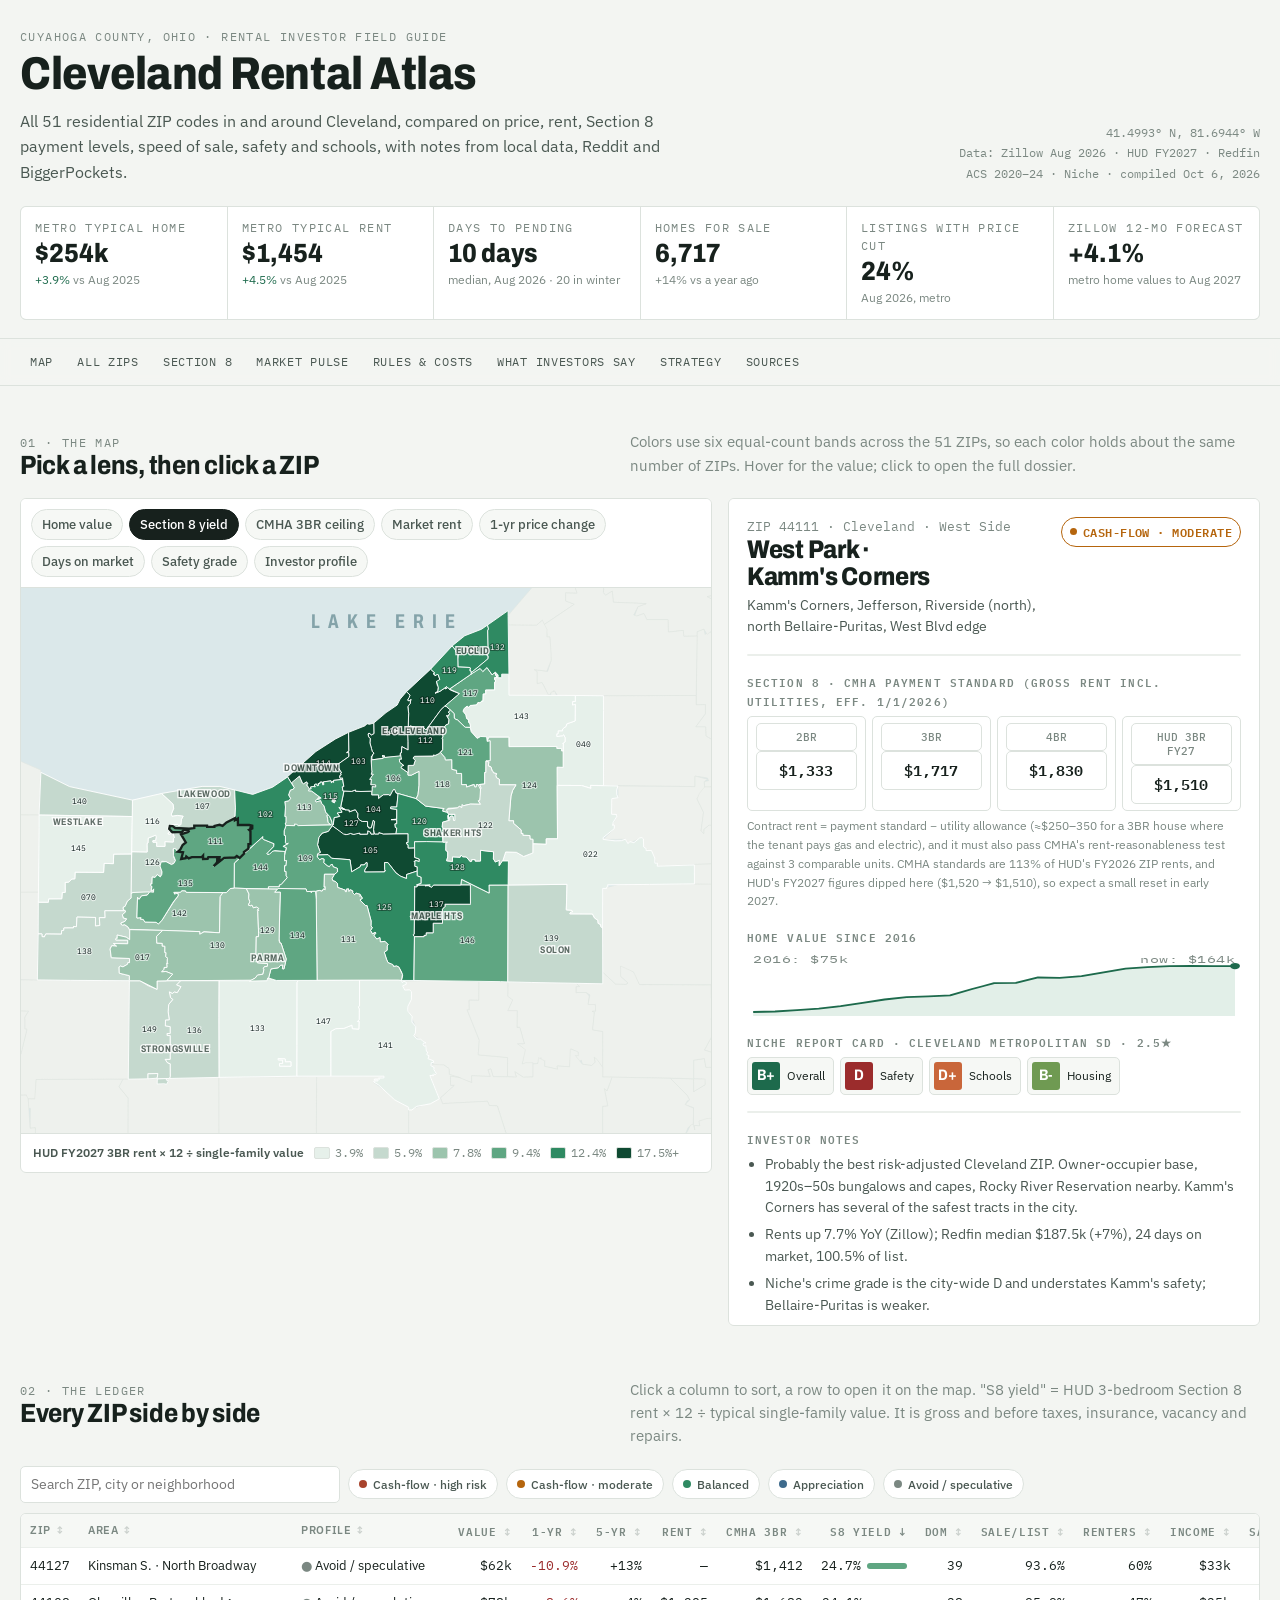
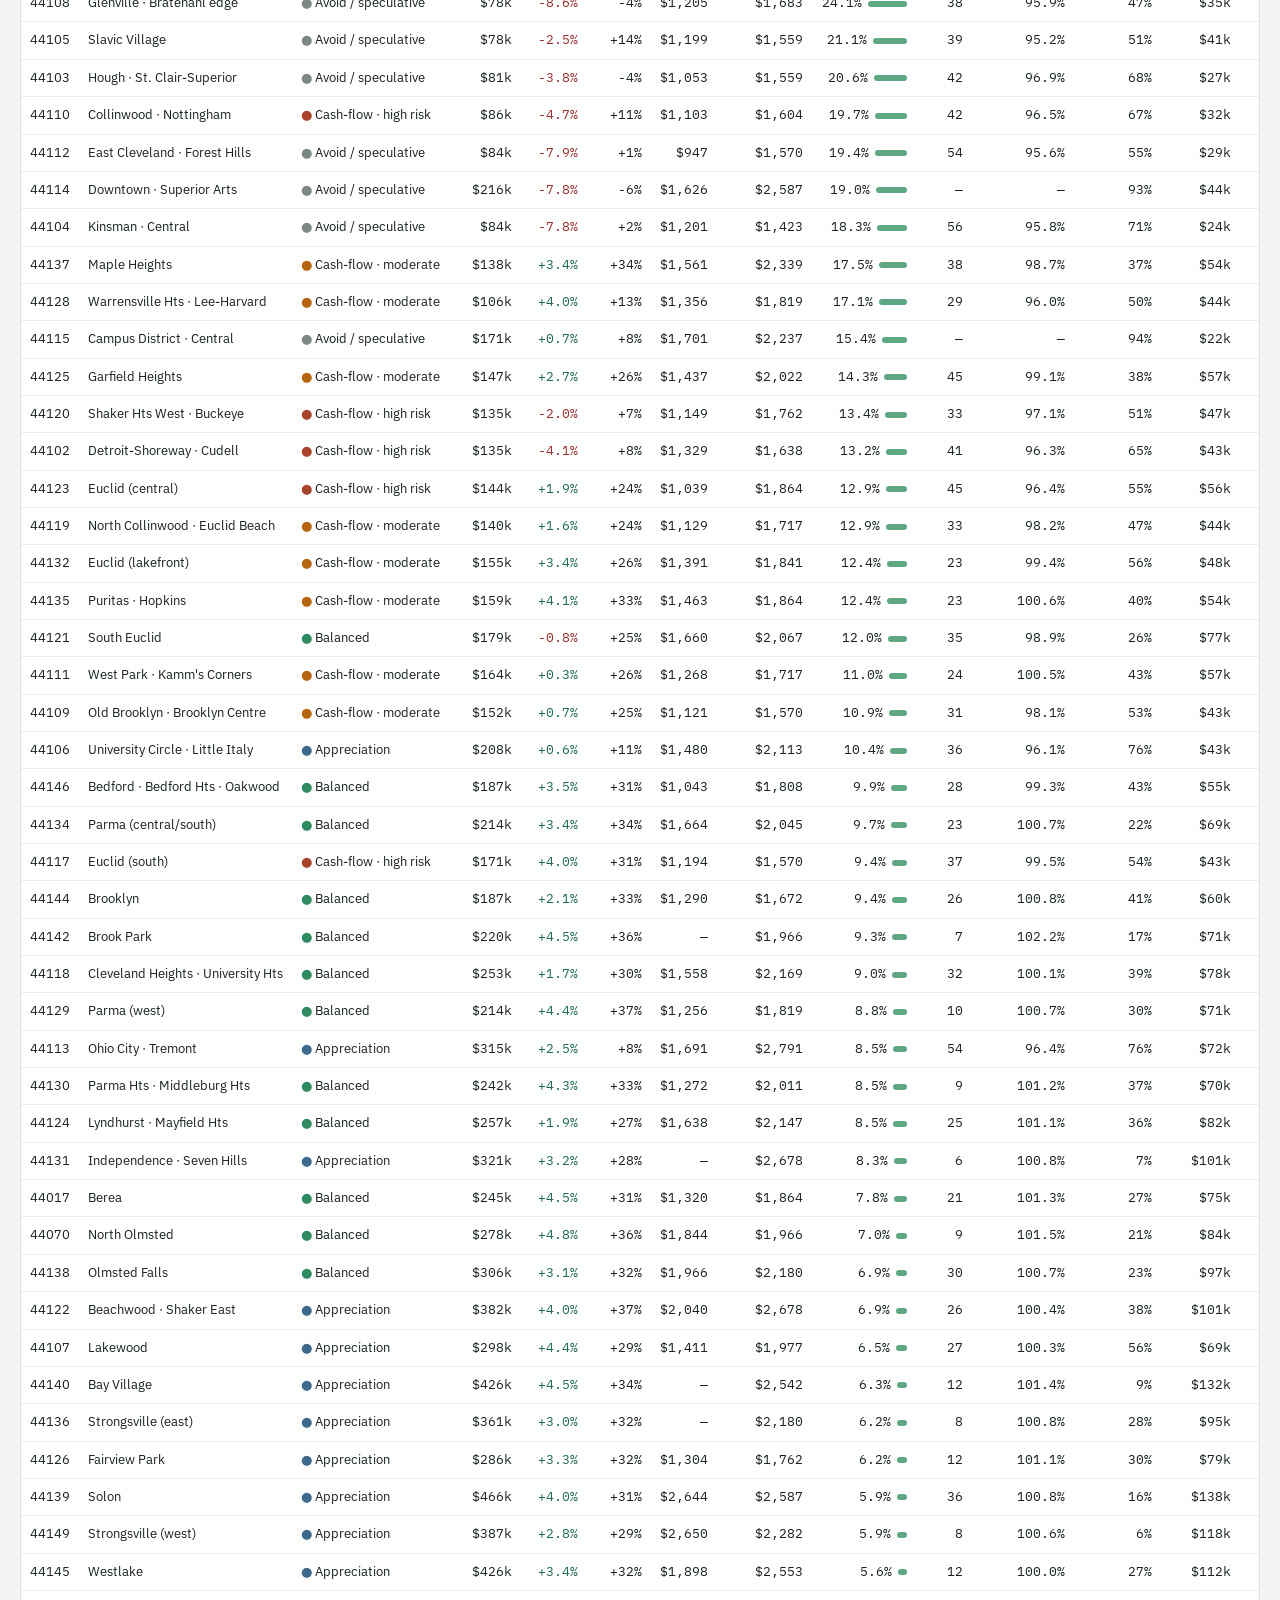
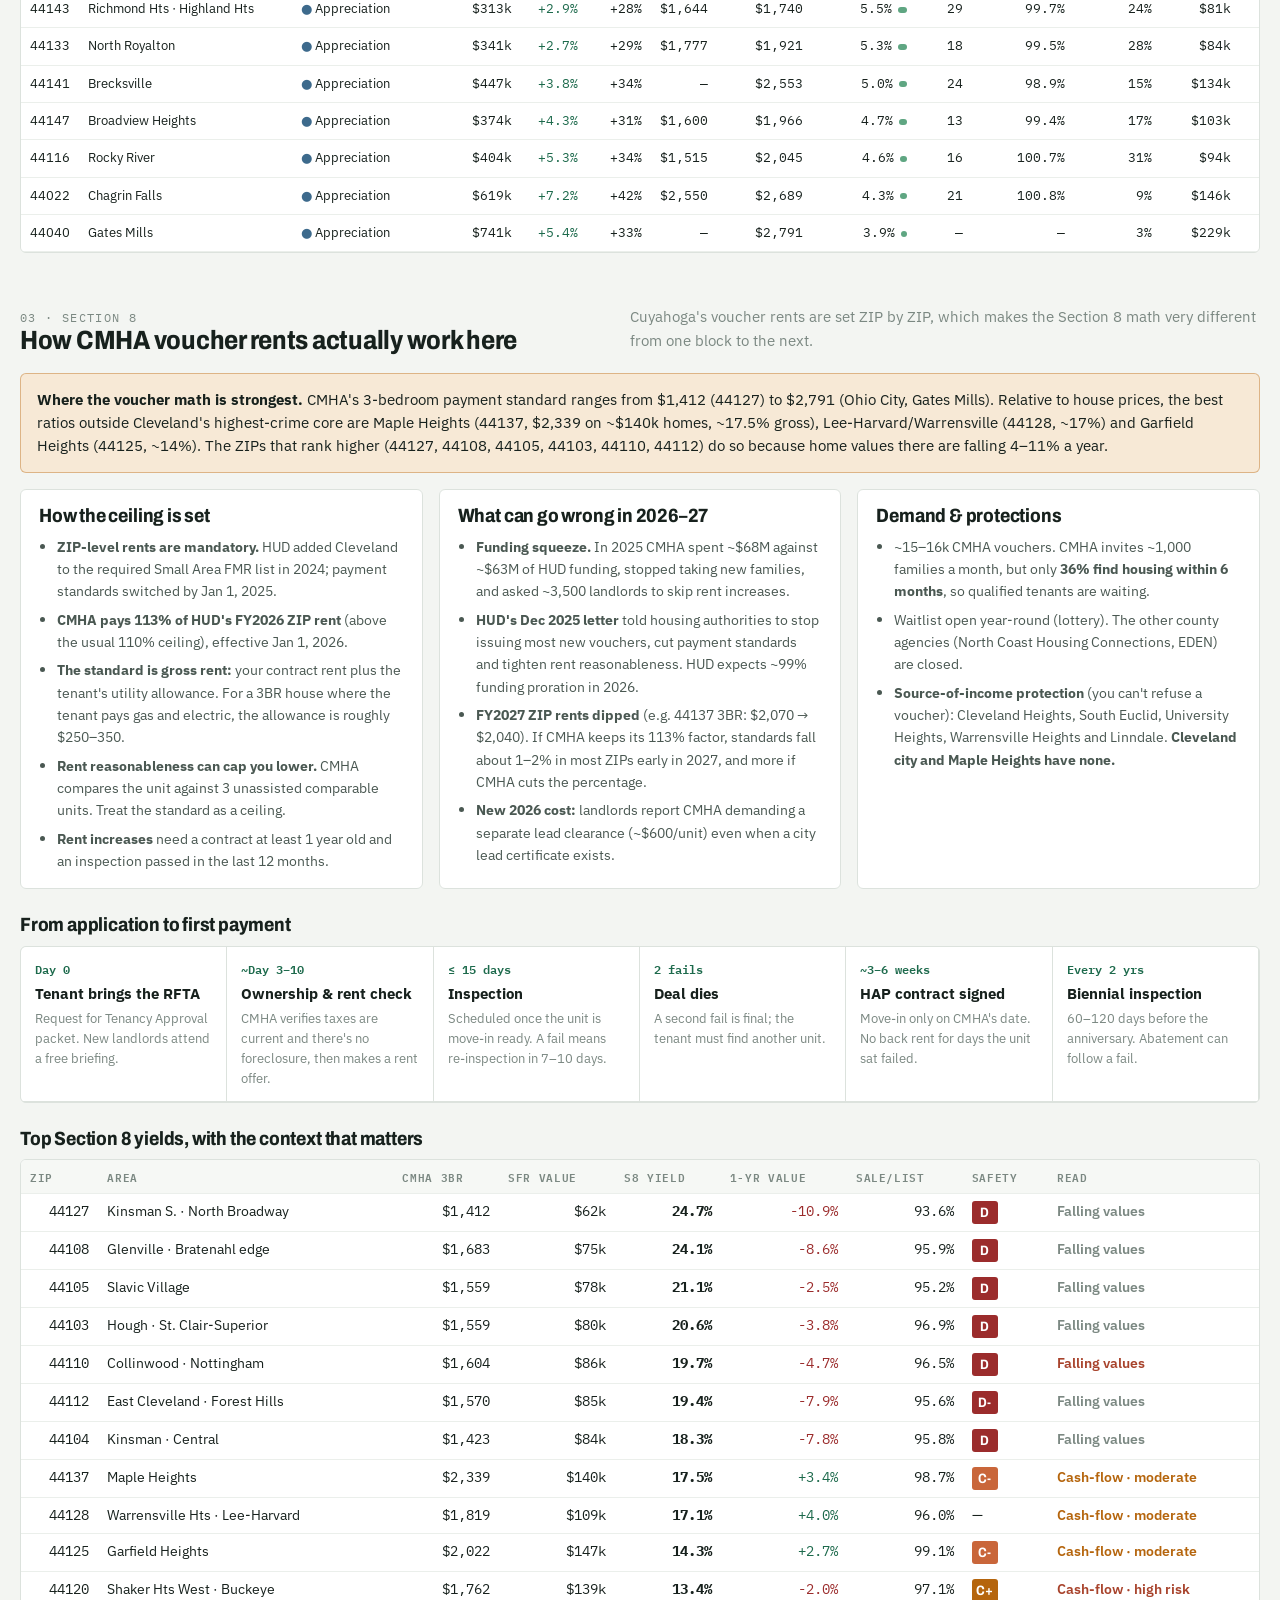
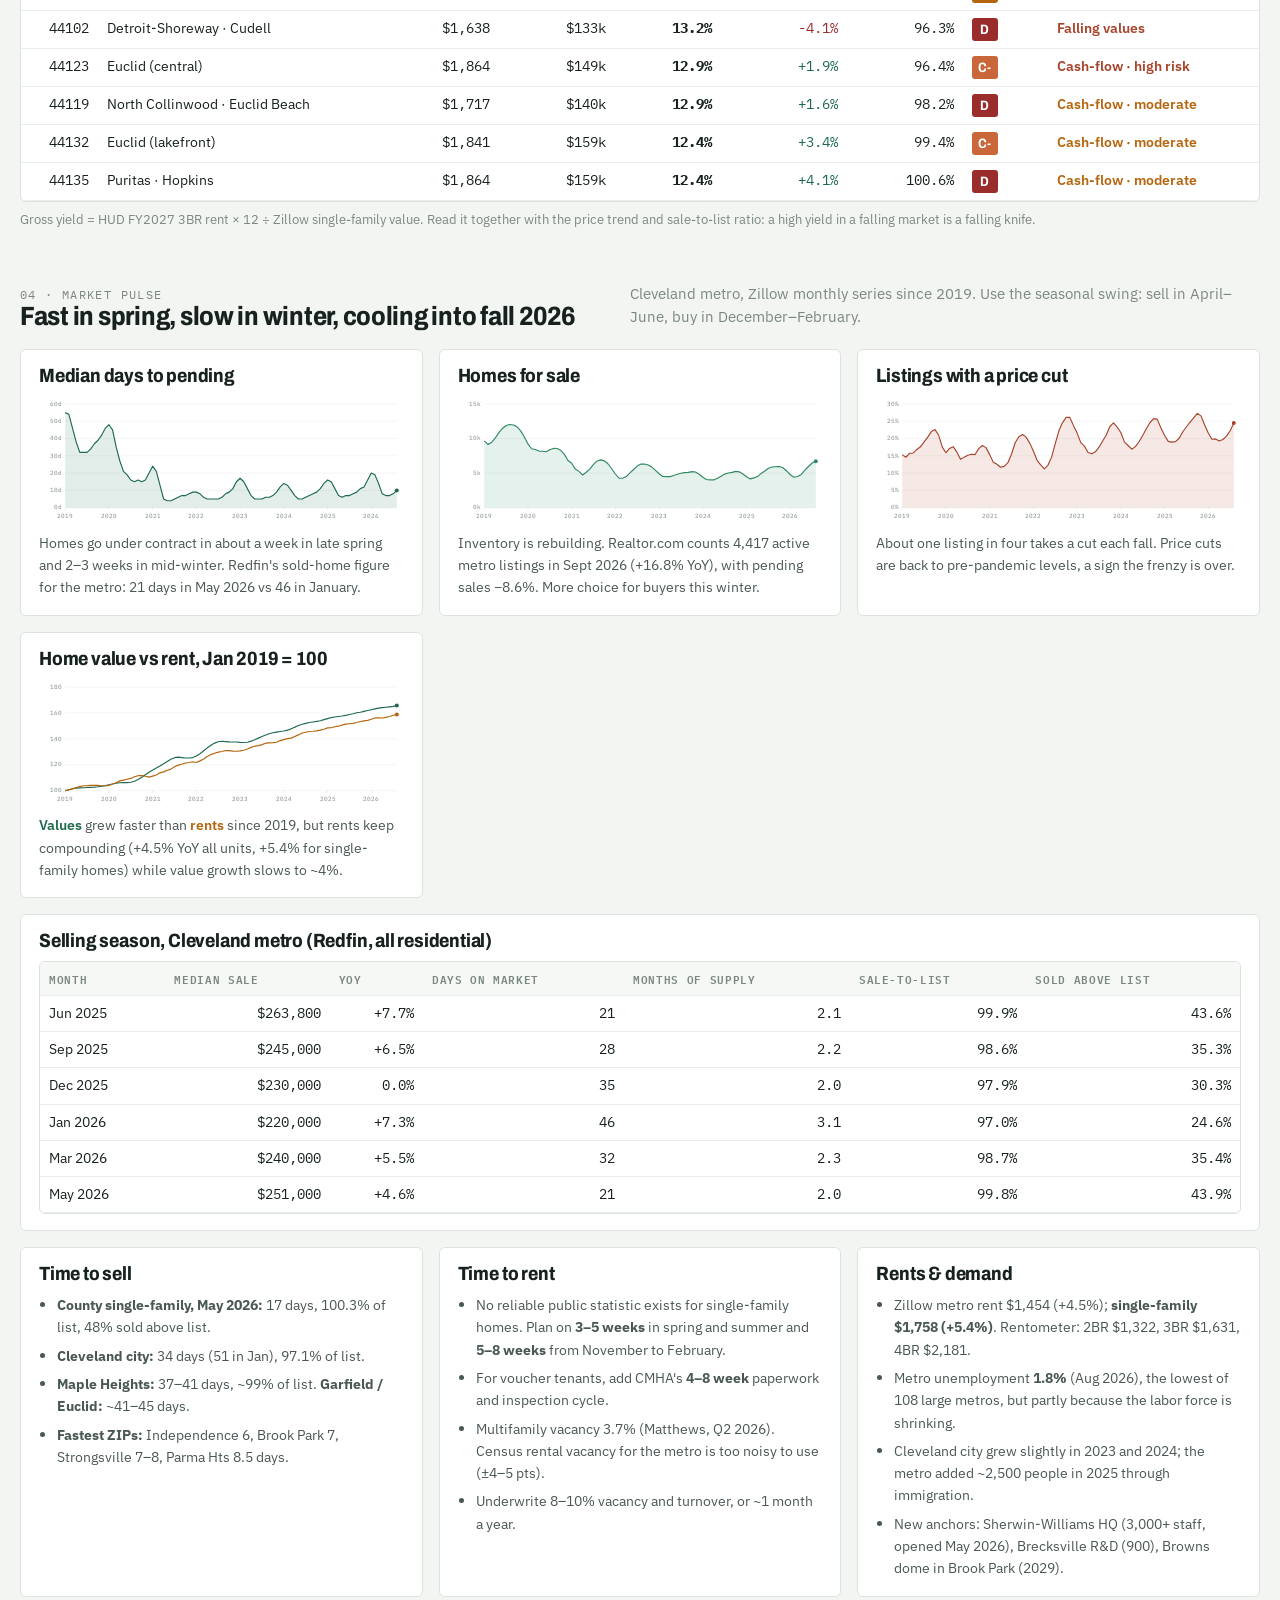
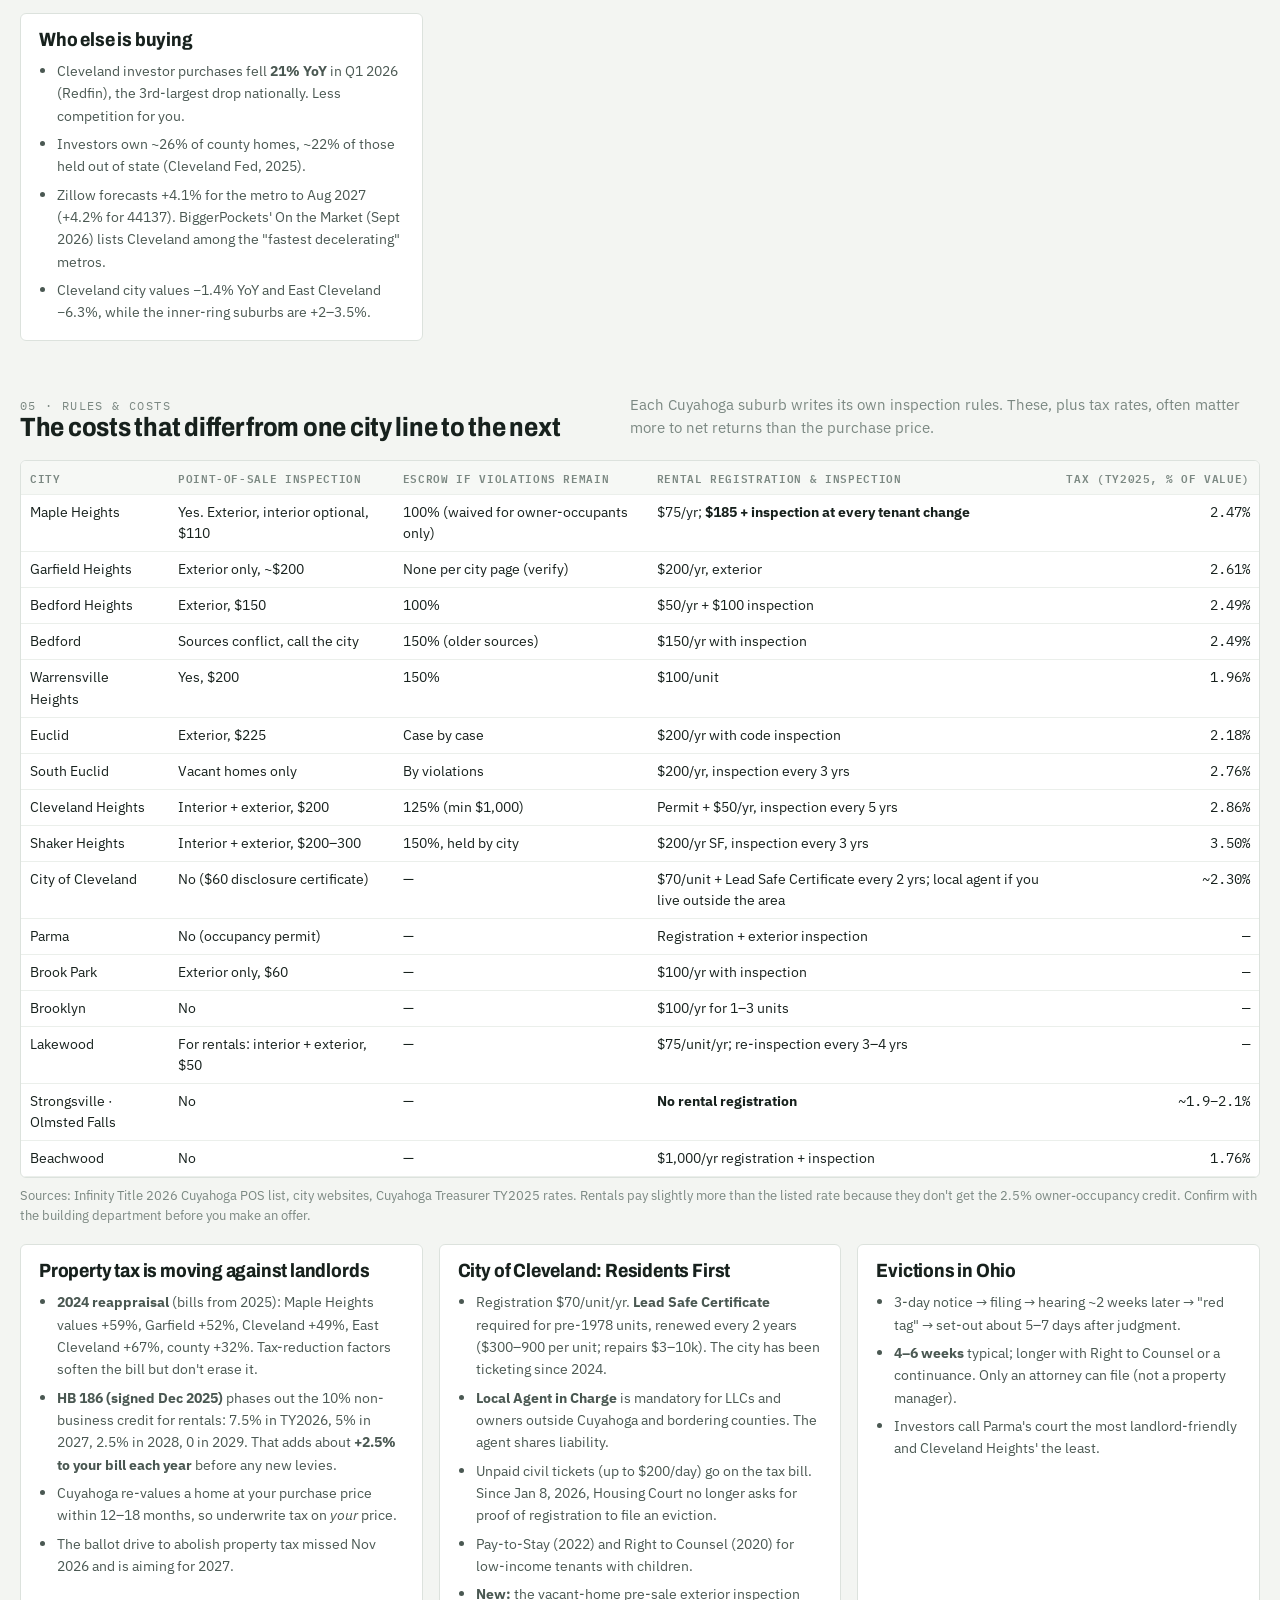
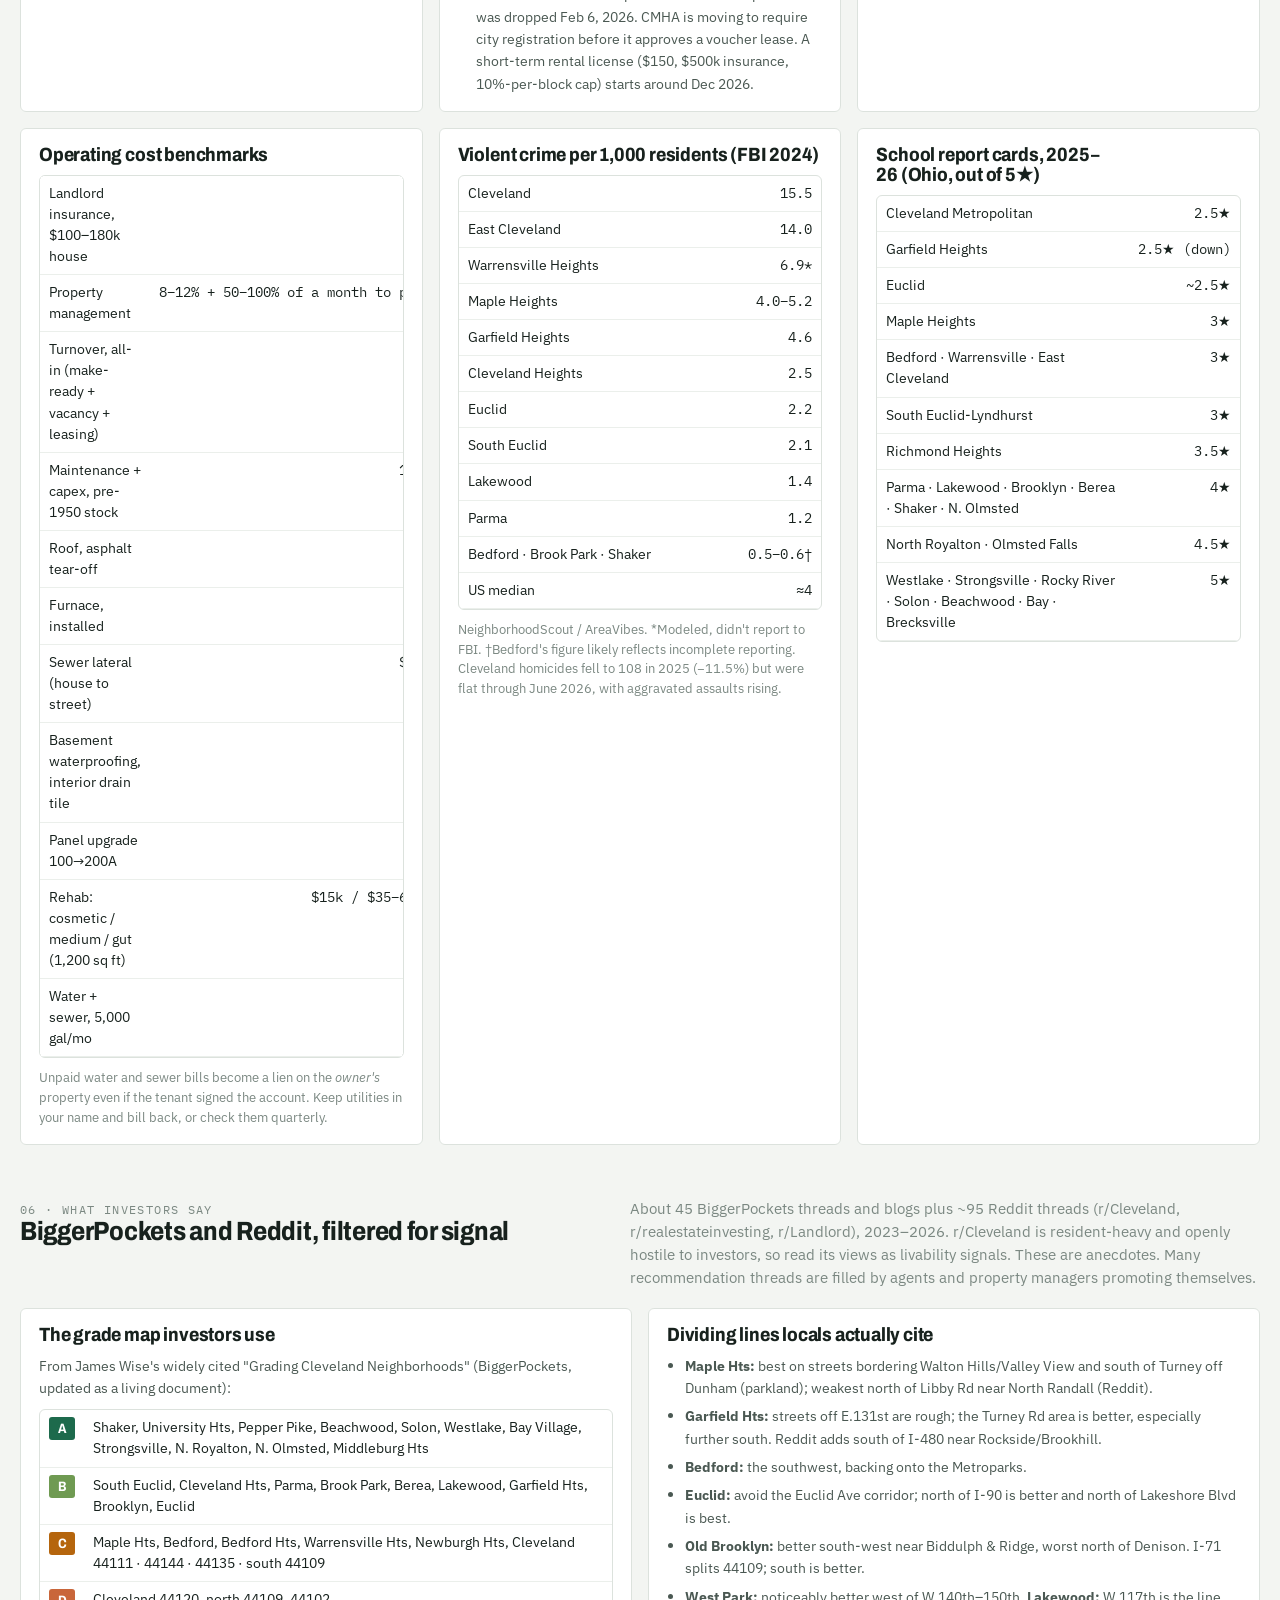
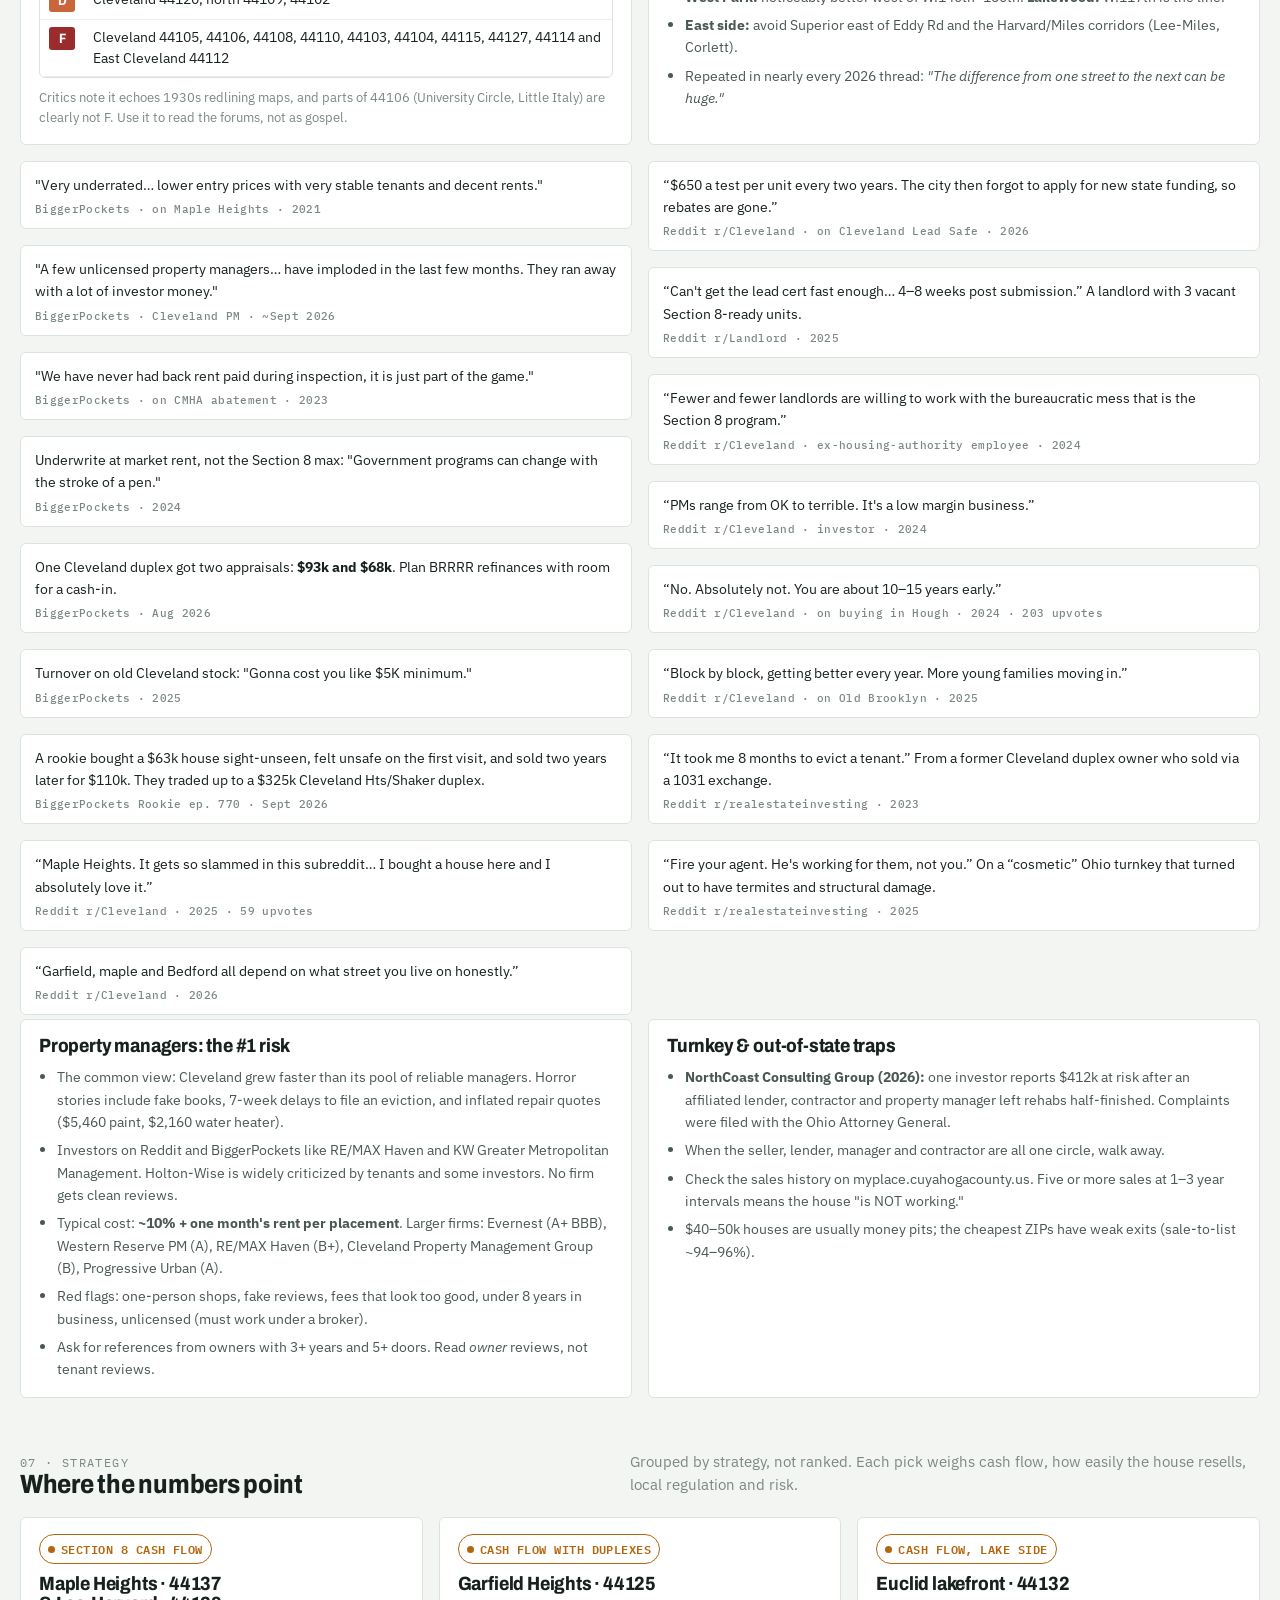
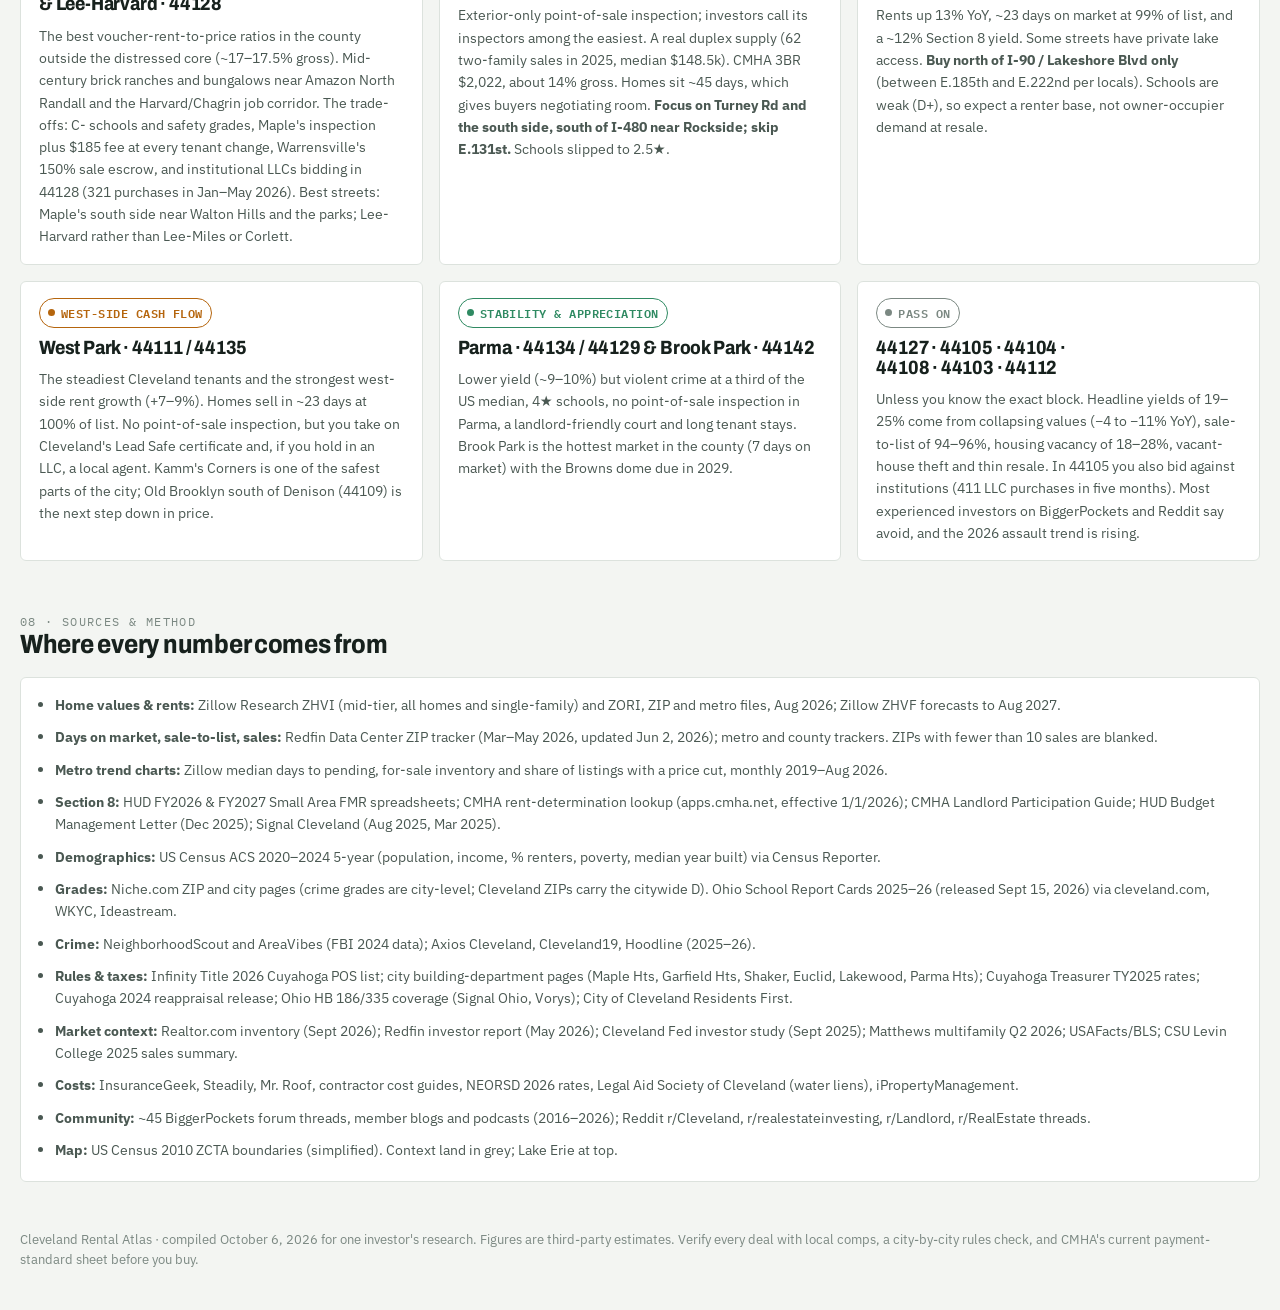
<file: p/cleveland-rental-atlas.html>
<!doctype html>
<html lang="en">
<head>
<meta charset="utf-8">
<meta name="viewport" content="width=device-width,initial-scale=1,viewport-fit=cover">
<meta name="description" content="Interactive ZIP-code map and investor guide for Cleveland and Cuyahoga County: prices, rents, CMHA Section 8 payment standards, days on market, local rules, and what BiggerPockets and Reddit investors say.">
<meta property="og:title" content="Cleveland Rental Atlas">
<meta property="og:description" content="51 Cuyahoga County ZIP codes compared for rental investors: prices, rents, Section 8 standards, speed of sale, safety, schools and local rules.">
<style>body{margin:0}</style>
</head>
<body>
<title>Cleveland Rental Atlas</title>
<link rel="preconnect" href="https://fonts.googleapis.com">
<link rel="preconnect" href="https://fonts.gstatic.com" crossorigin>
<link rel="stylesheet" href="https://fonts.googleapis.com/css2?family=Archivo:wdth,wght@62..125,500..900&family=IBM+Plex+Sans:ital,wght@0,400;0,500;0,600;0,700;1,400&family=IBM+Plex+Mono:wght@400;500;600&display=swap">
<style>
/* Layout: survey-atlas. Sticky section nav, map + ZIP dossier side by side, then ledger table and field notes. */
:root{
  --bg:#f3f5f2; --surface:#ffffff; --surface-2:#f6f8f5; --ink:#17211d; --ink-2:#4a5852; --muted:#7b8882; --line:#dce2dd; --line-2:#ebefeb;
  --lake:#dbe8ea; --lake-ink:#6f939a; --ctx:#eef1ed; --ctx-line:#dfe5e0; --zip-line:#ffffff;
  --accent:#1d6a4c; --accent-soft:#e2efe8; --home:#b5650d; --home-soft:#f7e9d6;
  --r1:#e6f0ea; --r2:#c5d9ce; --r3:#9cc4ad; --r4:#5fa682; --r5:#2f8a62; --r6:#0f4a32;
  --dn2:#9b2c2c; --dn1:#e3b2a8; --d0:#ebefeb; --dp1:#9cc4ad; --dp2:#1d6a4c;
  --p-hr:#a8432c; --p-mr:#b5650d; --p-bal:#2f8a62; --p-app:#3d6a8c; --p-avoid:#7b8882;
  --good:#1d6a4c; --warn:#b5650d; --bad:#9b2c2c;
  --f-display:"Archivo","Helvetica Neue",Arial,sans-serif;
  --f-body:"IBM Plex Sans",system-ui,-apple-system,"Segoe UI",sans-serif;
  --f-mono:"IBM Plex Mono",ui-monospace,"SFMono-Regular",Menlo,monospace;
  --radius:6px;
}
@media (prefers-color-scheme: dark){:root:not([data-theme="light"]){
  --bg:#111715; --surface:#18201d; --surface-2:#1c2522; --ink:#e6ece8; --ink-2:#a9b6af; --muted:#7d8a84; --line:#2b3632; --line-2:#222b28;
  --lake:#15211e; --lake-ink:#6f8f82; --ctx:#1a221f; --ctx-line:#242e2a; --zip-line:#111715;
  --accent:#5cc193; --accent-soft:#1d3329; --home:#f0a64a; --home-soft:#3a2b17;
  --r1:#1f2b26; --r2:#2a4236; --r3:#34603f; --r4:#3f8a66; --r5:#5cc193; --r6:#b4ecd0;
  --dn2:#ef8f86; --dn1:#7a3b33; --d0:#28312d; --dp1:#3f8a66; --dp2:#8fdcb6;
  --p-hr:#ef8f86; --p-mr:#f0a64a; --p-bal:#5cc193; --p-app:#7fb0d6; --p-avoid:#8a978f;
  --good:#5cc193; --warn:#f0a64a; --bad:#ef8f86; color-scheme:dark;
}}
:root[data-theme="dark"]{
  --bg:#111715; --surface:#18201d; --surface-2:#1c2522; --ink:#e6ece8; --ink-2:#a9b6af; --muted:#7d8a84; --line:#2b3632; --line-2:#222b28;
  --lake:#15211e; --lake-ink:#6f8f82; --ctx:#1a221f; --ctx-line:#242e2a; --zip-line:#111715;
  --accent:#5cc193; --accent-soft:#1d3329; --home:#f0a64a; --home-soft:#3a2b17;
  --r1:#1f2b26; --r2:#2a4236; --r3:#34603f; --r4:#3f8a66; --r5:#5cc193; --r6:#b4ecd0;
  --dn2:#ef8f86; --dn1:#7a3b33; --d0:#28312d; --dp1:#3f8a66; --dp2:#8fdcb6;
  --p-hr:#ef8f86; --p-mr:#f0a64a; --p-bal:#5cc193; --p-app:#7fb0d6; --p-avoid:#8a978f;
  --good:#5cc193; --warn:#f0a64a; --bad:#ef8f86; color-scheme:dark;
}
*{box-sizing:border-box}
body{background:var(--bg);color:var(--ink);font-family:var(--f-body);font-size:15px;line-height:1.55;margin:0}
.wrap{max-width:1320px;margin:0 auto;padding-inline:20px}
h1,h2,h3{font-family:var(--f-display);font-stretch:88%;line-height:1.05;text-wrap:balance;margin:0;letter-spacing:-.01em}
h2{font-size:clamp(1.35rem,2.2vw,1.65rem);font-weight:750}
h3{font-size:1.2rem;font-weight:750;font-stretch:88%}
p{margin:0}
a{color:var(--accent)}
.mono,.num{font-family:var(--f-mono);font-variant-numeric:tabular-nums}
.eyebrow{font-family:var(--f-mono);font-size:.72rem;letter-spacing:.12em;text-transform:uppercase;color:var(--muted)}
:focus-visible{outline:2px solid var(--accent);outline-offset:2px}

/* masthead */
.mast{padding-block:28px 18px;border-bottom:1px solid var(--line)}
.mast-top{display:flex;flex-wrap:wrap;justify-content:space-between;gap:12px 24px;align-items:flex-end}
.mast h1{font-size:clamp(30px,4.6vw,46px);font-weight:800;font-stretch:88%;letter-spacing:-.01em;line-height:1.05;margin-top:4px}
.mast h1 span{color:inherit}
.mast .lede{max-width:68ch;color:var(--ink-2);margin-top:10px;font-size:1.02rem}
.coords{font-family:var(--f-mono);font-size:.75rem;color:var(--muted);text-align:right;line-height:1.7}
.kpis{display:grid;grid-template-columns:repeat(auto-fit,minmax(150px,1fr));gap:1px;background:var(--line);border:1px solid var(--line);border-radius:var(--radius);overflow:hidden;margin-top:22px}
.kpi{background:var(--surface);padding:12px 14px;display:flex;flex-direction:column;gap:2px;min-width:0}
.kpi .v{font-family:var(--f-display);font-stretch:88%;font-weight:800;font-size:1.65rem;line-height:1.1}
.kpi .s{font-size:.78rem;color:var(--muted)}
.up{color:var(--good)} .down{color:var(--bad)}

/* nav */
nav.toc{position:sticky;top:env(safe-area-inset-top,0px);z-index:20;background:color-mix(in srgb,var(--bg) 92%,transparent);backdrop-filter:blur(6px);border-bottom:1px solid var(--line)}
nav.toc .wrap{display:flex;gap:4px;overflow-x:auto;padding-block:8px;scrollbar-width:none}
nav.toc a{font-family:var(--f-mono);font-size:.74rem;letter-spacing:.06em;text-transform:uppercase;text-decoration:none;color:var(--ink-2);padding:6px 10px;border-radius:4px;white-space:nowrap}
nav.toc a:hover{background:var(--surface-2);color:var(--ink)}

section.block{padding-block:44px 8px}
.sec-head{display:flex;flex-wrap:wrap;gap:8px 24px;align-items:baseline;justify-content:space-between;margin-bottom:18px}
.sec-head p{color:var(--muted);max-width:70ch}

/* atlas */
.atlas{display:grid;grid-template-columns:minmax(0,1.3fr) minmax(0,1fr);gap:16px;align-items:start}
@media (max-width:960px){.atlas{grid-template-columns:minmax(0,1fr)}}
.mapcard{background:var(--surface);border:1px solid var(--line);border-radius:var(--radius);overflow:hidden;position:relative}
.metricbar{display:flex;flex-wrap:wrap;gap:6px;padding:10px;border-bottom:1px solid var(--line);background:var(--surface)}
.metricbar button{font:500 .8rem var(--f-body);border:1px solid var(--line);background:var(--surface-2);color:var(--ink-2);padding:6px 10px;border-radius:999px;cursor:pointer}
.metricbar button[aria-pressed="true"]{background:var(--ink);color:var(--surface);border-color:var(--ink)}
.mapwrap{position:relative;background:var(--lake)}
#map{display:block;width:100%;height:auto;touch-action:manipulation}
#map .ctx path{fill:var(--ctx);stroke:var(--ctx-line);stroke-width:.6}
#map .zips path{stroke:var(--zip-line);stroke-width:1;cursor:pointer;transition:opacity .15s}
#map .zips path:hover{stroke:var(--ink);stroke-width:1.6}
#map .zips path.sel{stroke:var(--ink);stroke-width:2.6}
#map .lbl{font-family:var(--f-mono);font-size:9px;pointer-events:none;paint-order:stroke;stroke-width:2.4px;stroke-linejoin:round}
#map .lbl.dark{fill:#fff;stroke:rgba(0,0,0,.35)} #map .lbl.light{fill:#10201f;stroke:rgba(255,255,255,.6)}
#map .home{fill:none;stroke:var(--home);stroke-width:3;pointer-events:none;stroke-dasharray:5 3}
#map .lake-lbl{font-family:var(--f-display);font-stretch:70%;font-weight:700;font-size:22px;letter-spacing:.4em;fill:var(--lake-ink);opacity:.8}
#map .place{font-family:var(--f-display);font-stretch:80%;font-size:10.5px;font-weight:700;fill:var(--ink-2);opacity:.85;pointer-events:none;paint-order:stroke;stroke:var(--surface);stroke-width:3px;letter-spacing:.06em;text-transform:uppercase}
.legend{display:flex;flex-wrap:wrap;align-items:center;gap:6px 10px;padding:10px 12px;border-top:1px solid var(--line);font-size:.76rem;color:var(--muted)}
.legend .sw{display:inline-flex;align-items:center;gap:5px;font-family:var(--f-mono)}
.legend i{width:16px;height:12px;border-radius:2px;display:inline-block;border:1px solid var(--line)}
.legend .home-key{margin-left:auto;display:inline-flex;align-items:center;gap:6px}
.legend .home-key i{border:2px dashed var(--home);background:transparent}
.tip{position:absolute;pointer-events:none;background:var(--surface);color:var(--ink);border:1px solid var(--line);box-shadow:0 6px 18px rgba(0,0,0,.14);border-radius:5px;padding:7px 9px;font-size:.78rem;min-width:150px;max-width:240px;z-index:5}
.tip b{font-family:var(--f-display);font-stretch:85%;font-size:.95rem}
.tip .tv{font-family:var(--f-mono);font-size:.9rem;margin-top:2px}

/* dossier */
.dossier{background:var(--surface);border:1px solid var(--line);border-radius:var(--radius);padding:18px;display:flex;flex-direction:column;gap:16px;min-width:0}
@media (min-width:961px){.dossier{position:sticky;top:56px;max-height:calc(100vh - 72px);overflow:auto}}
.d-head{display:flex;justify-content:space-between;gap:12px;align-items:flex-start}
.d-zip{font-family:var(--f-mono);font-size:.8rem;color:var(--muted)}
.d-name{font-size:1.6rem;font-weight:800;font-stretch:88%}
.d-hoods{color:var(--ink-2);font-size:.88rem;margin-top:4px}
.pill{display:inline-flex;align-items:center;gap:6px;font:600 .72rem var(--f-mono);letter-spacing:.04em;text-transform:uppercase;padding:4px 8px;border-radius:999px;white-space:nowrap;border:1px solid currentColor}
.pill::before{content:"";width:7px;height:7px;border-radius:50%;background:currentColor}
.grid-stats{display:grid;grid-template-columns:repeat(3,minmax(0,1fr));gap:1px;background:var(--line-2);border:1px solid var(--line-2);border-radius:5px;overflow:hidden}
.grid-stats div{background:var(--surface);padding:9px 10px;min-width:0}
.grid-stats .l{font-size:.68rem;color:var(--muted);text-transform:uppercase;letter-spacing:.06em;font-family:var(--f-mono)}
.grid-stats .v{font-family:var(--f-mono);font-size:1.02rem;font-weight:600;margin-top:2px;white-space:nowrap}
.grid-stats .x{font-size:.72rem;color:var(--muted)}
@media (max-width:420px){.grid-stats{grid-template-columns:repeat(2,minmax(0,1fr))}}
.grades{display:flex;flex-wrap:wrap;gap:6px}
.grade{display:flex;align-items:center;gap:7px;border:1px solid var(--line);border-radius:5px;padding:4px 8px 4px 4px;font-size:.78rem;background:var(--surface-2)}
.grade b{font-family:var(--f-display);font-stretch:85%;font-size:.95rem;min-width:28px;text-align:center;padding:2px 4px;border-radius:3px;color:#fff}
.d-sec h4{margin:0 0 6px;font:600 .7rem var(--f-mono);letter-spacing:.1em;text-transform:uppercase;color:var(--muted)}
.d-sec ul{margin:0;padding-left:18px;display:flex;flex-direction:column;gap:5px;font-size:.88rem;color:var(--ink-2)}
.d-sec p{font-size:.88rem;color:var(--ink-2)}
.s8row{display:grid;grid-template-columns:repeat(4,minmax(0,1fr));gap:6px}
.s8row div{border:1px solid var(--line);border-radius:5px;padding:6px 8px;text-align:center}
.s8row .l{font:500 .68rem var(--f-mono);color:var(--muted)}
.s8row .v{font:600 .95rem var(--f-mono)}
.spark{width:100%;height:64px;display:block}
.rules{display:grid;grid-template-columns:minmax(0,1fr) minmax(0,1fr);gap:8px}
.rules div{background:var(--surface-2);border-radius:5px;padding:8px 10px;font-size:.8rem;color:var(--ink-2)}
.rules b{display:block;font:600 .68rem var(--f-mono);letter-spacing:.08em;text-transform:uppercase;color:var(--muted);margin-bottom:2px}
@media (max-width:480px){.rules{grid-template-columns:1fr}}
.quote{border-left:3px solid var(--line);padding-left:10px;font-style:italic;color:var(--ink-2);font-size:.86rem}

/* ledger */
.toolbar{display:flex;flex-wrap:wrap;gap:8px;align-items:center;margin-bottom:10px}
.toolbar input{font:inherit;font-size:.85rem;padding:7px 10px;border:1px solid var(--line);border-radius:5px;background:var(--surface);color:var(--ink);min-width:0;flex:1 1 200px;max-width:320px}
.chip{font:500 .78rem var(--f-body);border:1px solid var(--line);background:var(--surface);color:var(--ink-2);padding:6px 10px;border-radius:999px;cursor:pointer;display:inline-flex;gap:6px;align-items:center}
.chip i{width:8px;height:8px;border-radius:50%;display:inline-block}
.chip[aria-pressed="true"]{border-color:var(--ink);background:var(--ink);color:var(--surface)}
.tablebox{overflow-x:auto;border:1px solid var(--line);border-radius:var(--radius);background:var(--surface)}
table{border-collapse:collapse;width:100%;font-size:.82rem}
th,td{padding:7px 9px;text-align:right;white-space:nowrap;border-bottom:1px solid var(--line-2)}
th{font:600 .68rem var(--f-mono);letter-spacing:.06em;text-transform:uppercase;color:var(--muted);background:var(--surface-2);position:sticky;top:0;cursor:pointer;user-select:none}
th[data-sort]::after{content:" ↕";opacity:.35}
th.asc::after{content:" ↑";opacity:1} th.desc::after{content:" ↓";opacity:1}
td{font-family:var(--f-mono);font-variant-numeric:tabular-nums}
td.t,th.t{text-align:left;font-family:var(--f-body)}
tbody tr{cursor:pointer}
tbody tr:hover{background:var(--surface-2)}
tbody tr.home td:first-child{box-shadow:inset 3px 0 0 var(--home)}
td .bar{display:inline-block;height:6px;border-radius:3px;background:var(--r4);vertical-align:middle;margin-left:6px}
.g{display:inline-block;min-width:26px;text-align:center;border-radius:3px;padding:1px 4px;color:#fff;font-family:var(--f-display);font-stretch:85%;font-weight:700}
table.plain{font-size:.85rem}
table.plain td{font-family:var(--f-body);white-space:normal;text-align:left;vertical-align:top}
table.plain th{text-align:left;cursor:default;position:static}
table.plain th::after{content:none}
table.plain td.n{font-family:var(--f-mono);text-align:right;white-space:nowrap}

/* prose blocks */
.cols{display:grid;grid-template-columns:repeat(auto-fit,minmax(min(100%,320px),1fr));gap:16px}
.card{background:var(--surface);border:1px solid var(--line);border-radius:var(--radius);padding:16px 18px;display:flex;flex-direction:column;gap:10px;min-width:0}
.card p,.card li{color:var(--ink-2);font-size:.9rem}
.card ul,.card ol{margin:0;padding-left:18px;display:flex;flex-direction:column;gap:6px}
.card h3{display:flex;gap:8px;align-items:baseline}
.callout{background:var(--home-soft);border:1px solid color-mix(in srgb,var(--home) 40%,transparent);border-radius:var(--radius);padding:14px 16px;color:var(--ink)}
.callout p{color:var(--ink)}
.chart{width:100%;height:auto;display:block}
.chart text{font-family:var(--f-mono);font-size:10px;fill:var(--muted)}
.chart .grid{stroke:var(--line-2);stroke-width:1}
.chart .axis{stroke:var(--line);stroke-width:1}
.timeline{display:grid;grid-template-columns:repeat(auto-fit,minmax(min(100%,170px),1fr));gap:0;border:1px solid var(--line);border-radius:var(--radius);overflow:hidden;background:var(--line)}
.timeline div{background:var(--surface);padding:12px 14px;display:flex;flex-direction:column;gap:4px;margin:0 1px 1px 0}
.timeline .d{font:600 .78rem var(--f-mono);color:var(--accent)}
.timeline b{font-size:.92rem}
.timeline span{font-size:.8rem;color:var(--muted)}
.voices{columns:2 340px;column-gap:16px}
.voice{break-inside:avoid;background:var(--surface);border:1px solid var(--line);border-radius:var(--radius);padding:12px 14px;margin-bottom:16px}
.voice p{font-size:.9rem;color:var(--ink)}
.voice .src{font:500 .7rem var(--f-mono);color:var(--muted);margin-top:6px;letter-spacing:.03em}
.src-list{font-size:.8rem;color:var(--muted);columns:2 380px;column-gap:24px}
.src-list li{margin-bottom:4px;word-break:break-word}
footer{padding-block:40px;color:var(--muted);font-size:.8rem}
@media (prefers-reduced-motion:reduce){*{transition:none!important}}
</style>

<header class="mast">
 <div class="wrap">
  <div class="mast-top">
   <div>
    <div class="eyebrow">Cuyahoga County, Ohio · rental investor field guide</div>
    <h1>Cleveland <span>Rental</span> Atlas</h1>
    <p class="lede">All 51 residential ZIP codes in and around Cleveland, compared on price, rent, Section 8 payment levels, speed of sale, safety and schools, with notes from local data, Reddit and BiggerPockets.</p>
   </div>
   <div class="coords">41.4993° N, 81.6944° W<br>Data: Zillow Aug 2026 · HUD FY2027 · Redfin<br>ACS 2020–24 · Niche · compiled Oct 6, 2026</div>
  </div>
  <div class="kpis" id="kpis"></div>
 </div>
</header>
<nav class="toc" aria-label="Sections"><div class="wrap">
 <a href="#atlas">Map</a><a href="#ledger">All ZIPs</a><a href="#section8">Section 8</a><a href="#market">Market pulse</a><a href="#rules">Rules &amp; costs</a><a href="#voices">What investors say</a><a href="#strategy">Strategy</a><a href="#sources">Sources</a>
</div></nav>

<main class="wrap">
<section class="block" id="atlas">
 <div class="sec-head"><div><div class="eyebrow">01 · The map</div><h2>Pick a lens, then click a ZIP</h2></div>
 <p>Colors use six equal-count bands across the 51 ZIPs, so each color holds about the same number of ZIPs. Hover for the value; click to open the full dossier.</p></div>
 <div class="atlas">
  <div class="mapcard">
   <div class="metricbar" id="metricbar" role="group" aria-label="Map metric"></div>
   <div class="mapwrap"><svg id="map" role="img" aria-label="Map of Cuyahoga County ZIP codes"></svg><div class="tip" id="tip" hidden></div></div>
   <div class="legend" id="legend"></div>
  </div>
  <aside class="dossier" id="dossier" aria-live="polite"></aside>
 </div>
</section>

<section class="block" id="ledger">
 <div class="sec-head"><div><div class="eyebrow">02 · The ledger</div><h2>Every ZIP side by side</h2></div>
 <p>Click a column to sort, a row to open it on the map. "S8 yield" = HUD 3-bedroom Section 8 rent × 12 ÷ typical single-family value. It is gross and before taxes, insurance, vacancy and repairs.</p></div>
 <div class="toolbar"><input id="q" type="search" placeholder="Search ZIP, city or neighborhood" aria-label="Search"><span id="chips" style="display:contents"></span></div>
 <div class="tablebox"><table id="tbl"><thead></thead><tbody></tbody></table></div>
</section>

<section class="block" id="section8">
 <div class="sec-head"><div><div class="eyebrow">03 · Section 8</div><h2>How CMHA voucher rents actually work here</h2></div>
 <p>Cuyahoga's voucher rents are set ZIP by ZIP, which makes the Section 8 math very different from one block to the next.</p></div>
 <div class="callout" style="margin-bottom:16px"><p><b>Where the voucher math is strongest.</b> CMHA's 3-bedroom payment standard ranges from $1,412 (44127) to $2,791 (Ohio City, Gates Mills). Relative to house prices, the best ratios outside Cleveland's highest-crime core are Maple Heights (44137, $2,339 on ~$140k homes, ~17.5% gross), Lee-Harvard/Warrensville (44128, ~17%) and Garfield Heights (44125, ~14%). The ZIPs that rank higher (44127, 44108, 44105, 44103, 44110, 44112) do so because home values there are falling 4–11% a year.</p></div>
 <div class="cols">
  <div class="card"><h3>How the ceiling is set</h3><ul>
   <li><b>ZIP-level rents are mandatory.</b> HUD added Cleveland to the required Small Area FMR list in 2024; payment standards switched by Jan 1, 2025.</li>
   <li><b>CMHA pays 113% of HUD's FY2026 ZIP rent</b> (above the usual 110% ceiling), effective Jan 1, 2026.</li>
   <li><b>The standard is gross rent:</b> your contract rent plus the tenant's utility allowance. For a 3BR house where the tenant pays gas and electric, the allowance is roughly $250–350.</li>
   <li><b>Rent reasonableness can cap you lower.</b> CMHA compares the unit against 3 unassisted comparable units. Treat the standard as a ceiling.</li>
   <li><b>Rent increases</b> need a contract at least 1 year old and an inspection passed in the last 12 months.</li></ul></div>
  <div class="card"><h3>What can go wrong in 2026–27</h3><ul>
   <li><b>Funding squeeze.</b> In 2025 CMHA spent ~$68M against ~$63M of HUD funding, stopped taking new families, and asked ~3,500 landlords to skip rent increases.</li>
   <li><b>HUD's Dec 2025 letter</b> told housing authorities to stop issuing most new vouchers, cut payment standards and tighten rent reasonableness. HUD expects ~99% funding proration in 2026.</li>
   <li><b>FY2027 ZIP rents dipped</b> (e.g. 44137 3BR: $2,070 → $2,040). If CMHA keeps its 113% factor, standards fall about 1–2% in most ZIPs early in 2027, and more if CMHA cuts the percentage.</li>
   <li><b>New 2026 cost:</b> landlords report CMHA demanding a separate lead clearance (~$600/unit) even when a city lead certificate exists.</li></ul></div>
  <div class="card"><h3>Demand &amp; protections</h3><ul>
   <li>~15–16k CMHA vouchers. CMHA invites ~1,000 families a month, but only <b>36% find housing within 6 months</b>, so qualified tenants are waiting.</li>
   <li>Waitlist open year-round (lottery). The other county agencies (North Coast Housing Connections, EDEN) are closed.</li>
   <li><b>Source-of-income protection</b> (you can't refuse a voucher): Cleveland Heights, South Euclid, University Heights, Warrensville Heights and Linndale. <b>Cleveland city and Maple Heights have none.</b></li></ul></div>
 </div>
 <h3 style="margin:26px 0 10px">From application to first payment</h3>
 <div class="timeline">
  <div><span class="d">Day 0</span><b>Tenant brings the RFTA</b><span>Request for Tenancy Approval packet. New landlords attend a free briefing.</span></div>
  <div><span class="d">~Day 3–10</span><b>Ownership &amp; rent check</b><span>CMHA verifies taxes are current and there's no foreclosure, then makes a rent offer.</span></div>
  <div><span class="d">≤ 15 days</span><b>Inspection</b><span>Scheduled once the unit is move-in ready. A fail means re-inspection in 7–10 days.</span></div>
  <div><span class="d">2 fails</span><b>Deal dies</b><span>A second fail is final; the tenant must find another unit.</span></div>
  <div><span class="d">~3–6 weeks</span><b>HAP contract signed</b><span>Move-in only on CMHA's date. No back rent for days the unit sat failed.</span></div>
  <div><span class="d">Every 2 yrs</span><b>Biennial inspection</b><span>60–120 days before the anniversary. Abatement can follow a fail.</span></div>
 </div>
 <h3 style="margin:26px 0 10px">Top Section 8 yields, with the context that matters</h3>
 <div class="tablebox"><table class="plain" id="s8top"></table></div>
 <p style="font-size:.8rem;color:var(--muted);margin-top:8px">Gross yield = HUD FY2027 3BR rent × 12 ÷ Zillow single-family value. Read it together with the price trend and sale-to-list ratio: a high yield in a falling market is a falling knife.</p>
</section>

<section class="block" id="market">
 <div class="sec-head"><div><div class="eyebrow">04 · Market pulse</div><h2>Fast in spring, slow in winter, cooling into fall 2026</h2></div>
 <p>Cleveland metro, Zillow monthly series since 2019. Use the seasonal swing: sell in April–June, buy in December–February.</p></div>
 <div class="cols">
  <div class="card"><h3>Median days to pending</h3><div id="ch-dom"></div><p>Homes go under contract in about a week in late spring and 2–3 weeks in mid-winter. Redfin's sold-home figure for the metro: 21 days in May 2026 vs 46 in January.</p></div>
  <div class="card"><h3>Homes for sale</h3><div id="ch-inv"></div><p>Inventory is rebuilding. Realtor.com counts 4,417 active metro listings in Sept 2026 (+16.8% YoY), with pending sales −8.6%. More choice for buyers this winter.</p></div>
  <div class="card"><h3>Listings with a price cut</h3><div id="ch-cut"></div><p>About one listing in four takes a cut each fall. Price cuts are back to pre-pandemic levels, a sign the frenzy is over.</p></div>
  <div class="card"><h3>Home value vs rent, Jan 2019 = 100</h3><div id="ch-idx"></div><p><span style="color:var(--accent);font-weight:600">Values</span> grew faster than <span style="color:var(--home);font-weight:600">rents</span> since 2019, but rents keep compounding (+4.5% YoY all units, +5.4% for single-family homes) while value growth slows to ~4%.</p></div>
 </div>
 <div class="cols" style="margin-top:16px">
  <div class="card" style="grid-column:1/-1"><h3>Selling season, Cleveland metro (Redfin, all residential)</h3>
   <div class="tablebox"><table class="plain"><thead><tr><th>Month</th><th>Median sale</th><th>YoY</th><th>Days on market</th><th>Months of supply</th><th>Sale-to-list</th><th>Sold above list</th></tr></thead><tbody>
   <tr><td>Jun 2025</td><td class="n">$263,800</td><td class="n">+7.7%</td><td class="n">21</td><td class="n">2.1</td><td class="n">99.9%</td><td class="n">43.6%</td></tr>
   <tr><td>Sep 2025</td><td class="n">$245,000</td><td class="n">+6.5%</td><td class="n">28</td><td class="n">2.2</td><td class="n">98.6%</td><td class="n">35.3%</td></tr>
   <tr><td>Dec 2025</td><td class="n">$230,000</td><td class="n">0.0%</td><td class="n">35</td><td class="n">2.0</td><td class="n">97.9%</td><td class="n">30.3%</td></tr>
   <tr><td>Jan 2026</td><td class="n">$220,000</td><td class="n">+7.3%</td><td class="n">46</td><td class="n">3.1</td><td class="n">97.0%</td><td class="n">24.6%</td></tr>
   <tr><td>Mar 2026</td><td class="n">$240,000</td><td class="n">+5.5%</td><td class="n">32</td><td class="n">2.3</td><td class="n">98.7%</td><td class="n">35.4%</td></tr>
   <tr><td>May 2026</td><td class="n">$251,000</td><td class="n">+4.6%</td><td class="n">21</td><td class="n">2.0</td><td class="n">99.8%</td><td class="n">43.9%</td></tr>
   </tbody></table></div></div>
 </div>
 <div class="cols" style="margin-top:16px">
  <div class="card"><h3>Time to sell</h3><ul>
   <li><b>County single-family, May 2026:</b> 17 days, 100.3% of list, 48% sold above list.</li>
   <li><b>Cleveland city:</b> 34 days (51 in Jan), 97.1% of list.</li>
   <li><b>Maple Heights:</b> 37–41 days, ~99% of list. <b>Garfield / Euclid:</b> ~41–45 days.</li>
   <li><b>Fastest ZIPs:</b> Independence 6, Brook Park 7, Strongsville 7–8, Parma Hts 8.5 days.</li></ul></div>
  <div class="card"><h3>Time to rent</h3><ul>
   <li>No reliable public statistic exists for single-family homes. Plan on <b>3–5 weeks</b> in spring and summer and <b>5–8 weeks</b> from November to February.</li>
   <li>For voucher tenants, add CMHA's <b>4–8 week</b> paperwork and inspection cycle.</li>
   <li>Multifamily vacancy 3.7% (Matthews, Q2 2026). Census rental vacancy for the metro is too noisy to use (±4–5 pts).</li>
   <li>Underwrite 8–10% vacancy and turnover, or ~1 month a year.</li></ul></div>
  <div class="card"><h3>Rents &amp; demand</h3><ul>
   <li>Zillow metro rent $1,454 (+4.5%); <b>single-family $1,758 (+5.4%)</b>. Rentometer: 2BR $1,322, 3BR $1,631, 4BR $2,181.</li>
   <li>Metro unemployment <b>1.8%</b> (Aug 2026), the lowest of 108 large metros, but partly because the labor force is shrinking.</li>
   <li>Cleveland city grew slightly in 2023 and 2024; the metro added ~2,500 people in 2025 through immigration.</li>
   <li>New anchors: Sherwin-Williams HQ (3,000+ staff, opened May 2026), Brecksville R&amp;D (900), Browns dome in Brook Park (2029).</li></ul></div>
  <div class="card"><h3>Who else is buying</h3><ul>
   <li>Cleveland investor purchases fell <b>21% YoY</b> in Q1 2026 (Redfin), the 3rd-largest drop nationally. Less competition for you.</li>
   <li>Investors own ~26% of county homes, ~22% of those held out of state (Cleveland Fed, 2025).</li>
   <li>Zillow forecasts +4.1% for the metro to Aug 2027 (+4.2% for 44137). BiggerPockets' On the Market (Sept 2026) lists Cleveland among the "fastest decelerating" metros.</li>
   <li>Cleveland city values −1.4% YoY and East Cleveland −6.3%, while the inner-ring suburbs are +2–3.5%.</li></ul></div>
 </div>
</section>

<section class="block" id="rules">
 <div class="sec-head"><div><div class="eyebrow">05 · Rules &amp; costs</div><h2>The costs that differ from one city line to the next</h2></div>
 <p>Each Cuyahoga suburb writes its own inspection rules. These, plus tax rates, often matter more to net returns than the purchase price.</p></div>
 <div class="tablebox"><table class="plain"><thead><tr><th>City</th><th>Point-of-sale inspection</th><th>Escrow if violations remain</th><th>Rental registration &amp; inspection</th><th>Tax (TY2025, % of value)</th></tr></thead><tbody>
  <tr><td>Maple Heights</td><td>Yes. Exterior, interior optional, $110</td><td>100% (waived for owner-occupants only)</td><td>$75/yr; <b>$185 + inspection at every tenant change</b></td><td class="n">2.47%</td></tr>
  <tr><td>Garfield Heights</td><td>Exterior only, ~$200</td><td>None per city page (verify)</td><td>$200/yr, exterior</td><td class="n">2.61%</td></tr>
  <tr><td>Bedford Heights</td><td>Exterior, $150</td><td>100%</td><td>$50/yr + $100 inspection</td><td class="n">2.49%</td></tr>
  <tr><td>Bedford</td><td>Sources conflict, call the city</td><td>150% (older sources)</td><td>$150/yr with inspection</td><td class="n">2.49%</td></tr>
  <tr><td>Warrensville Heights</td><td>Yes, $200</td><td>150%</td><td>$100/unit</td><td class="n">1.96%</td></tr>
  <tr><td>Euclid</td><td>Exterior, $225</td><td>Case by case</td><td>$200/yr with code inspection</td><td class="n">2.18%</td></tr>
  <tr><td>South Euclid</td><td>Vacant homes only</td><td>By violations</td><td>$200/yr, inspection every 3 yrs</td><td class="n">2.76%</td></tr>
  <tr><td>Cleveland Heights</td><td>Interior + exterior, $200</td><td>125% (min $1,000)</td><td>Permit + $50/yr, inspection every 5 yrs</td><td class="n">2.86%</td></tr>
  <tr><td>Shaker Heights</td><td>Interior + exterior, $200–300</td><td>150%, held by city</td><td>$200/yr SF, inspection every 3 yrs</td><td class="n">3.50%</td></tr>
  <tr><td>City of Cleveland</td><td>No ($60 disclosure certificate)</td><td>—</td><td>$70/unit + Lead Safe Certificate every 2 yrs; local agent if you live outside the area</td><td class="n">~2.30%</td></tr>
  <tr><td>Parma</td><td>No (occupancy permit)</td><td>—</td><td>Registration + exterior inspection</td><td class="n">—</td></tr>
  <tr><td>Brook Park</td><td>Exterior only, $60</td><td>—</td><td>$100/yr with inspection</td><td class="n">—</td></tr>
  <tr><td>Brooklyn</td><td>No</td><td>—</td><td>$100/yr for 1–3 units</td><td class="n">—</td></tr>
  <tr><td>Lakewood</td><td>For rentals: interior + exterior, $50</td><td>—</td><td>$75/unit/yr; re-inspection every 3–4 yrs</td><td class="n">—</td></tr>
  <tr><td>Strongsville · Olmsted Falls</td><td>No</td><td>—</td><td><b>No rental registration</b></td><td class="n">~1.9–2.1%</td></tr>
  <tr><td>Beachwood</td><td>No</td><td>—</td><td>$1,000/yr registration + inspection</td><td class="n">1.76%</td></tr>
 </tbody></table></div>
 <p style="font-size:.8rem;color:var(--muted);margin-top:8px">Sources: Infinity Title 2026 Cuyahoga POS list, city websites, Cuyahoga Treasurer TY2025 rates. Rentals pay slightly more than the listed rate because they don't get the 2.5% owner-occupancy credit. Confirm with the building department before you make an offer.</p>

 <div class="cols" style="margin-top:18px">
  <div class="card"><h3>Property tax is moving against landlords</h3><ul>
   <li><b>2024 reappraisal</b> (bills from 2025): Maple Heights values +59%, Garfield +52%, Cleveland +49%, East Cleveland +67%, county +32%. Tax-reduction factors soften the bill but don't erase it.</li>
   <li><b>HB 186 (signed Dec 2025)</b> phases out the 10% non-business credit for rentals: 7.5% in TY2026, 5% in 2027, 2.5% in 2028, 0 in 2029. That adds about <b>+2.5% to your bill each year</b> before any new levies.</li>
   <li>Cuyahoga re-values a home at your purchase price within 12–18 months, so underwrite tax on <i>your</i> price.</li>
   <li>The ballot drive to abolish property tax missed Nov 2026 and is aiming for 2027.</li></ul></div>
  <div class="card"><h3>City of Cleveland: Residents First</h3><ul>
   <li>Registration $70/unit/yr. <b>Lead Safe Certificate</b> required for pre-1978 units, renewed every 2 years ($300–900 per unit; repairs $3–10k). The city has been ticketing since 2024.</li>
   <li><b>Local Agent in Charge</b> is mandatory for LLCs and owners outside Cuyahoga and bordering counties. The agent shares liability.</li>
   <li>Unpaid civil tickets (up to $200/day) go on the tax bill. Since Jan 8, 2026, Housing Court no longer asks for proof of registration to file an eviction.</li>
   <li>Pay-to-Stay (2022) and Right to Counsel (2020) for low-income tenants with children.</li><li><b>New:</b> the vacant-home pre-sale exterior inspection was dropped Feb 6, 2026. CMHA is moving to require city registration before it approves a voucher lease. A short-term rental license ($150, $500k insurance, 10%-per-block cap) starts around Dec 2026.</li></ul></div>
  <div class="card"><h3>Evictions in Ohio</h3><ul>
   <li>3-day notice → filing → hearing ~2 weeks later → "red tag" → set-out about 5–7 days after judgment.</li>
   <li><b>4–6 weeks</b> typical; longer with Right to Counsel or a continuance. Only an attorney can file (not a property manager).</li>
   <li>Investors call Parma's court the most landlord-friendly and Cleveland Heights' the least.</li></ul></div>
 </div>

 <div class="cols" style="margin-top:16px">
  <div class="card"><h3>Operating cost benchmarks</h3>
   <div class="tablebox"><table class="plain"><tbody>
    <tr><td>Landlord insurance, $100–180k house</td><td class="n">$900–1,800/yr</td></tr>
    <tr><td>Property management</td><td class="n">8–12% + 50–100% of a month to place a tenant</td></tr>
    <tr><td>Turnover, all-in (make-ready + vacancy + leasing)</td><td class="n">$4–6k</td></tr>
    <tr><td>Maintenance + capex, pre-1950 stock</td><td class="n">12–15% of rent</td></tr>
    <tr><td>Roof, asphalt tear-off</td><td class="n">$10–19k</td></tr>
    <tr><td>Furnace, installed</td><td class="n">$2.9–6.8k</td></tr>
    <tr><td>Sewer lateral (house to street)</td><td class="n">$9–12k typical</td></tr>
    <tr><td>Basement waterproofing, interior drain tile</td><td class="n">$4–12k</td></tr>
    <tr><td>Panel upgrade 100→200A</td><td class="n">$1.8–4.5k</td></tr>
    <tr><td>Rehab: cosmetic / medium / gut (1,200 sq ft)</td><td class="n">$15k / $35–60k / $70–110k</td></tr>
    <tr><td>Water + sewer, 5,000 gal/mo</td><td class="n">≈$160–185/mo</td></tr>
   </tbody></table></div>
   <p style="font-size:.8rem;color:var(--muted)">Unpaid water and sewer bills become a lien on the <i>owner's</i> property even if the tenant signed the account. Keep utilities in your name and bill back, or check them quarterly.</p></div>
  <div class="card"><h3>Violent crime per 1,000 residents (FBI 2024)</h3>
   <div class="tablebox"><table class="plain"><tbody>
    <tr><td>Cleveland</td><td class="n">15.5</td></tr><tr><td>East Cleveland</td><td class="n">14.0</td></tr><tr><td>Warrensville Heights</td><td class="n">6.9*</td></tr>
    <tr><td>Maple Heights</td><td class="n">4.0–5.2</td></tr><tr><td>Garfield Heights</td><td class="n">4.6</td></tr><tr><td>Cleveland Heights</td><td class="n">2.5</td></tr>
    <tr><td>Euclid</td><td class="n">2.2</td></tr><tr><td>South Euclid</td><td class="n">2.1</td></tr><tr><td>Lakewood</td><td class="n">1.4</td></tr><tr><td>Parma</td><td class="n">1.2</td></tr>
    <tr><td>Bedford · Brook Park · Shaker</td><td class="n">0.5–0.6†</td></tr><tr><td>US median</td><td class="n">≈4</td></tr></tbody></table></div>
   <p style="font-size:.8rem;color:var(--muted)">NeighborhoodScout / AreaVibes. *Modeled, didn't report to FBI. †Bedford's figure likely reflects incomplete reporting. Cleveland homicides fell to 108 in 2025 (−11.5%) but were flat through June 2026, with aggravated assaults rising.</p></div>
  <div class="card"><h3>School report cards, 2025–26 (Ohio, out of 5★)</h3>
   <div class="tablebox"><table class="plain"><tbody>
    <tr><td>Cleveland Metropolitan</td><td class="n">2.5★</td></tr><tr><td>Garfield Heights</td><td class="n">2.5★ (down)</td></tr><tr><td>Euclid</td><td class="n">~2.5★</td></tr>
    <tr><td>Maple Heights</td><td class="n">3★</td></tr><tr><td>Bedford · Warrensville · East Cleveland</td><td class="n">3★</td></tr><tr><td>South Euclid-Lyndhurst</td><td class="n">3★</td></tr>
    <tr><td>Richmond Heights</td><td class="n">3.5★</td></tr><tr><td>Parma · Lakewood · Brooklyn · Berea · Shaker · N. Olmsted</td><td class="n">4★</td></tr>
    <tr><td>North Royalton · Olmsted Falls</td><td class="n">4.5★</td></tr><tr><td>Westlake · Strongsville · Rocky River · Solon · Beachwood · Bay · Brecksville</td><td class="n">5★</td></tr></tbody></table></div></div>
 </div>
</section>

<section class="block" id="voices">
 <div class="sec-head"><div><div class="eyebrow">06 · What investors say</div><h2>BiggerPockets and Reddit, filtered for signal</h2></div>
 <p>About 45 BiggerPockets threads and blogs plus ~95 Reddit threads (r/Cleveland, r/realestateinvesting, r/Landlord), 2023–2026. r/Cleveland is resident-heavy and openly hostile to investors, so read its views as livability signals. These are anecdotes. Many recommendation threads are filled by agents and property managers promoting themselves.</p></div>
 <div class="cols">
  <div class="card"><h3>The grade map investors use</h3>
   <p>From James Wise's widely cited "Grading Cleveland Neighborhoods" (BiggerPockets, updated as a living document):</p>
   <div class="tablebox"><table class="plain"><tbody>
    <tr><td><span class="g" style="background:var(--good)">A</span></td><td>Shaker, University Hts, Pepper Pike, Beachwood, Solon, Westlake, Bay Village, Strongsville, N. Royalton, N. Olmsted, Middleburg Hts</td></tr>
    <tr><td><span class="g" style="background:#6f9a52">B</span></td><td>South Euclid, Cleveland Hts, Parma, Brook Park, Berea, Lakewood, Garfield Hts, Brooklyn, Euclid</td></tr>
    <tr><td><span class="g" style="background:var(--warn)">C</span></td><td>Maple Hts, Bedford, Bedford Hts, Warrensville Hts, Newburgh Hts, Cleveland 44111 · 44144 · 44135 · south 44109</td></tr>
    <tr><td><span class="g" style="background:#c9663a">D</span></td><td>Cleveland 44120, north 44109, 44102</td></tr>
    <tr><td><span class="g" style="background:var(--bad)">F</span></td><td>Cleveland 44105, 44106, 44108, 44110, 44103, 44104, 44115, 44127, 44114 and East Cleveland 44112</td></tr></tbody></table></div>
   <p style="font-size:.8rem;color:var(--muted)">Critics note it echoes 1930s redlining maps, and parts of 44106 (University Circle, Little Italy) are clearly not F. Use it to read the forums, not as gospel.</p></div>
  <div class="card"><h3>Dividing lines locals actually cite</h3><ul>
   <li><b>Maple Hts:</b> best on streets bordering Walton Hills/Valley View and south of Turney off Dunham (parkland); weakest north of Libby Rd near North Randall (Reddit).</li>
   <li><b>Garfield Hts:</b> streets off E.131st are rough; the Turney Rd area is better, especially further south. Reddit adds south of I-480 near Rockside/Brookhill.</li>
   <li><b>Bedford:</b> the southwest, backing onto the Metroparks.</li>
   <li><b>Euclid:</b> avoid the Euclid Ave corridor; north of I-90 is better and north of Lakeshore Blvd is best.</li>
   <li><b>Old Brooklyn:</b> better south-west near Biddulph &amp; Ridge, worst north of Denison. I-71 splits 44109; south is better.</li>
   <li><b>West Park:</b> noticeably better west of W.140th–150th. <b>Lakewood:</b> W.117th is the line.</li>
   <li><b>East side:</b> avoid Superior east of Eddy Rd and the Harvard/Miles corridors (Lee-Miles, Corlett).</li>
   <li>Repeated in nearly every 2026 thread: <i>"The difference from one street to the next can be huge."</i></li></ul></div>
 </div>
 <div class="voices" id="voicewall" style="margin-top:16px">
  <div class="voice"><p>"Very underrated… lower entry prices with very stable tenants and decent rents."</p><div class="src">BiggerPockets · on Maple Heights · 2021</div></div>
  <div class="voice"><p>"A few unlicensed property managers… have imploded in the last few months. They ran away with a lot of investor money."</p><div class="src">BiggerPockets · Cleveland PM · ~Sept 2026</div></div>
  <div class="voice"><p>"We have never had back rent paid during inspection, it is just part of the game."</p><div class="src">BiggerPockets · on CMHA abatement · 2023</div></div>
  <div class="voice"><p>Underwrite at market rent, not the Section 8 max: "Government programs can change with the stroke of a pen."</p><div class="src">BiggerPockets · 2024</div></div>
  <div class="voice"><p>One Cleveland duplex got two appraisals: <b>$93k and $68k</b>. Plan BRRRR refinances with room for a cash-in.</p><div class="src">BiggerPockets · Aug 2026</div></div>
  <div class="voice"><p>Turnover on old Cleveland stock: "Gonna cost you like $5K minimum."</p><div class="src">BiggerPockets · 2025</div></div>
  <div class="voice"><p>A rookie bought a $63k house sight-unseen, felt unsafe on the first visit, and sold two years later for $110k. They traded up to a $325k Cleveland Hts/Shaker duplex.</p><div class="src">BiggerPockets Rookie ep. 770 · Sept 2026</div></div>
  <div class="voice"><p>“Maple Heights. It gets so slammed in this subreddit… I bought a house here and I absolutely love it.”</p><div class="src">Reddit r/Cleveland · 2025 · 59 upvotes</div></div>
  <div class="voice"><p>“Garfield, maple and Bedford all depend on what street you live on honestly.”</p><div class="src">Reddit r/Cleveland · 2026</div></div>
  <div class="voice"><p>“$650 a test per unit every two years. The city then forgot to apply for new state funding, so rebates are gone.”</p><div class="src">Reddit r/Cleveland · on Cleveland Lead Safe · 2026</div></div>
  <div class="voice"><p>“Can't get the lead cert fast enough… 4–8 weeks post submission.” A landlord with 3 vacant Section 8-ready units.</p><div class="src">Reddit r/Landlord · 2025</div></div>
  <div class="voice"><p>“Fewer and fewer landlords are willing to work with the bureaucratic mess that is the Section 8 program.”</p><div class="src">Reddit r/Cleveland · ex-housing-authority employee · 2024</div></div>
  <div class="voice"><p>“PMs range from OK to terrible. It's a low margin business.”</p><div class="src">Reddit r/Cleveland · investor · 2024</div></div>
  <div class="voice"><p>“No. Absolutely not. You are about 10–15 years early.”</p><div class="src">Reddit r/Cleveland · on buying in Hough · 2024 · 203 upvotes</div></div>
  <div class="voice"><p>“Block by block, getting better every year. More young families moving in.”</p><div class="src">Reddit r/Cleveland · on Old Brooklyn · 2025</div></div>
  <div class="voice"><p>“It took me 8 months to evict a tenant.” From a former Cleveland duplex owner who sold via a 1031 exchange.</p><div class="src">Reddit r/realestateinvesting · 2023</div></div>
  <div class="voice"><p>“Fire your agent. He's working for them, not you.” On a “cosmetic” Ohio turnkey that turned out to have termites and structural damage.</p><div class="src">Reddit r/realestateinvesting · 2025</div></div>
 </div>
 <div class="cols" style="margin-top:4px">
  <div class="card"><h3>Property managers: the #1 risk</h3><ul>
   <li>The common view: Cleveland grew faster than its pool of reliable managers. Horror stories include fake books, 7-week delays to file an eviction, and inflated repair quotes ($5,460 paint, $2,160 water heater).</li>
   <li>Investors on Reddit and BiggerPockets like RE/MAX Haven and KW Greater Metropolitan Management. Holton-Wise is widely criticized by tenants and some investors. No firm gets clean reviews.</li>
   <li>Typical cost: <b>~10% + one month's rent per placement</b>. Larger firms: Evernest (A+ BBB), Western Reserve PM (A), RE/MAX Haven (B+), Cleveland Property Management Group (B), Progressive Urban (A).</li>
   <li>Red flags: one-person shops, fake reviews, fees that look too good, under 8 years in business, unlicensed (must work under a broker).</li>
   <li>Ask for references from owners with 3+ years and 5+ doors. Read <i>owner</i> reviews, not tenant reviews.</li></ul></div>
  <div class="card"><h3>Turnkey &amp; out-of-state traps</h3><ul>
   <li><b>NorthCoast Consulting Group (2026):</b> one investor reports $412k at risk after an affiliated lender, contractor and property manager left rehabs half-finished. Complaints were filed with the Ohio Attorney General.</li>
   <li>When the seller, lender, manager and contractor are all one circle, walk away.</li>
   <li>Check the sales history on myplace.cuyahogacounty.us. Five or more sales at 1–3 year intervals means the house "is NOT working."</li>
   <li>$40–50k houses are usually money pits; the cheapest ZIPs have weak exits (sale-to-list ~94–96%).</li></ul></div>
 </div>
</section>

<section class="block" id="strategy">
 <div class="sec-head"><div><div class="eyebrow">07 · Strategy</div><h2>Where the numbers point</h2></div>
 <p>Grouped by strategy, not ranked. Each pick weighs cash flow, how easily the house resells, local regulation and risk.</p></div>
 <div class="cols">
  <div class="card"><span class="pill" style="color:var(--p-mr);align-self:flex-start">Section 8 cash flow</span><h3>Maple Heights · 44137 &amp; Lee-Harvard · 44128</h3><p>The best voucher-rent-to-price ratios in the county outside the distressed core (~17–17.5% gross). Mid-century brick ranches and bungalows near Amazon North Randall and the Harvard/Chagrin job corridor. The trade-offs: C- schools and safety grades, Maple's inspection plus $185 fee at every tenant change, Warrensville's 150% sale escrow, and institutional LLCs bidding in 44128 (321 purchases in Jan–May 2026). Best streets: Maple's south side near Walton Hills and the parks; Lee-Harvard rather than Lee-Miles or Corlett.</p></div>
  <div class="card"><span class="pill" style="color:var(--p-mr);align-self:flex-start">Cash flow with duplexes</span><h3>Garfield Heights · 44125</h3><p>Exterior-only point-of-sale inspection; investors call its inspectors among the easiest. A real duplex supply (62 two-family sales in 2025, median $148.5k). CMHA 3BR $2,022, about 14% gross. Homes sit ~45 days, which gives buyers negotiating room. <b>Focus on Turney Rd and the south side, south of I-480 near Rockside; skip E.131st.</b> Schools slipped to 2.5★.</p></div>
  <div class="card"><span class="pill" style="color:var(--p-mr);align-self:flex-start">Cash flow, lake side</span><h3>Euclid lakefront · 44132</h3><p>Rents up 13% YoY, ~23 days on market at 99% of list, and a ~12% Section 8 yield. Some streets have private lake access. <b>Buy north of I-90 / Lakeshore Blvd only</b> (between E.185th and E.222nd per locals). Schools are weak (D+), so expect a renter base, not owner-occupier demand at resale.</p></div>
  <div class="card"><span class="pill" style="color:var(--p-mr);align-self:flex-start">West-side cash flow</span><h3>West Park · 44111 / 44135</h3><p>The steadiest Cleveland tenants and the strongest west-side rent growth (+7–9%). Homes sell in ~23 days at 100% of list. No point-of-sale inspection, but you take on Cleveland's Lead Safe certificate and, if you hold in an LLC, a local agent. Kamm's Corners is one of the safest parts of the city; Old Brooklyn south of Denison (44109) is the next step down in price.</p></div>
  <div class="card"><span class="pill" style="color:var(--p-bal);align-self:flex-start">Stability &amp; appreciation</span><h3>Parma · 44134 / 44129 &amp; Brook Park · 44142</h3><p>Lower yield (~9–10%) but violent crime at a third of the US median, 4★ schools, no point-of-sale inspection in Parma, a landlord-friendly court and long tenant stays. Brook Park is the hottest market in the county (7 days on market) with the Browns dome due in 2029.</p></div>
  <div class="card"><span class="pill" style="color:var(--p-avoid);align-self:flex-start">Pass on</span><h3>44127 · 44105 · 44104 · 44108 · 44103 · 44112</h3><p>Unless you know the exact block. Headline yields of 19–25% come from collapsing values (−4 to −11% YoY), sale-to-list of 94–96%, housing vacancy of 18–28%, vacant-house theft and thin resale. In 44105 you also bid against institutions (411 LLC purchases in five months). Most experienced investors on BiggerPockets and Reddit say avoid, and the 2026 assault trend is rising.</p></div>
 </div>
</section>

<section class="block" id="sources">
 <div class="sec-head"><div><div class="eyebrow">08 · Sources &amp; method</div><h2>Where every number comes from</h2></div></div>
 <div class="card"><ul class="src-list" style="padding-left:16px">
  <li><b>Home values &amp; rents:</b> Zillow Research ZHVI (mid-tier, all homes and single-family) and ZORI, ZIP and metro files, Aug 2026; Zillow ZHVF forecasts to Aug 2027.</li>
  <li><b>Days on market, sale-to-list, sales:</b> Redfin Data Center ZIP tracker (Mar–May 2026, updated Jun 2, 2026); metro and county trackers. ZIPs with fewer than 10 sales are blanked.</li>
  <li><b>Metro trend charts:</b> Zillow median days to pending, for-sale inventory and share of listings with a price cut, monthly 2019–Aug 2026.</li>
  <li><b>Section 8:</b> HUD FY2026 &amp; FY2027 Small Area FMR spreadsheets; CMHA rent-determination lookup (apps.cmha.net, effective 1/1/2026); CMHA Landlord Participation Guide; HUD Budget Management Letter (Dec 2025); Signal Cleveland (Aug 2025, Mar 2025).</li>
  <li><b>Demographics:</b> US Census ACS 2020–2024 5-year (population, income, % renters, poverty, median year built) via Census Reporter.</li>
  <li><b>Grades:</b> Niche.com ZIP and city pages (crime grades are city-level; Cleveland ZIPs carry the citywide D). Ohio School Report Cards 2025–26 (released Sept 15, 2026) via cleveland.com, WKYC, Ideastream.</li>
  <li><b>Crime:</b> NeighborhoodScout and AreaVibes (FBI 2024 data); Axios Cleveland, Cleveland19, Hoodline (2025–26).</li>
  <li><b>Rules &amp; taxes:</b> Infinity Title 2026 Cuyahoga POS list; city building-department pages (Maple Hts, Garfield Hts, Shaker, Euclid, Lakewood, Parma Hts); Cuyahoga Treasurer TY2025 rates; Cuyahoga 2024 reappraisal release; Ohio HB 186/335 coverage (Signal Ohio, Vorys); City of Cleveland Residents First.</li>
  <li><b>Market context:</b> Realtor.com inventory (Sept 2026); Redfin investor report (May 2026); Cleveland Fed investor study (Sept 2025); Matthews multifamily Q2 2026; USAFacts/BLS; CSU Levin College 2025 sales summary.</li>
  <li><b>Costs:</b> InsuranceGeek, Steadily, Mr. Roof, contractor cost guides, NEORSD 2026 rates, Legal Aid Society of Cleveland (water liens), iPropertyManagement.</li>
  <li><b>Community:</b> ~45 BiggerPockets forum threads, member blogs and podcasts (2016–2026); Reddit r/Cleveland, r/realestateinvesting, r/Landlord, r/RealEstate threads.</li>
  <li><b>Map:</b> US Census 2010 ZCTA boundaries (simplified). Context land in grey; Lake Erie at top.</li>
 </ul></div>
</section>


</main>
<footer><div class="wrap">Cleveland Rental Atlas · compiled October 6, 2026 for one investor's research. Figures are third-party estimates. Verify every deal with local comps, a city-by-city rules check, and CMHA's current payment-standard sheet before you buy.</div></footer>

<script>
const D = {"zips":{"44105":{"zip":"44105","zhvi":77904,"zhvi_yoy":-2.5,"zhvi_5y":13.7,"zhvi_series":[["2016-01",39889],["2016-07",42210],["2017-01",42753],["2017-07",41249],["2018-01",42686],["2018-07",44595],["2019-01",47451],["2019-07",48419],["2020-01",49092],["2020-07",49188],["2021-01",59323],["2021-07",67832],["2022-01",69019],["2022-07",74924],["2023-01",70179],["2023-07",66691],["2024-01",69692],["2024-07",77067],["2025-01",79569],["2025-07",80281],["2026-01",76688],["2026-07",77720],["2026-08",77904]],"zhvi_sfr":77973,"zhvi_sfr_yoy":-2.4,"zhvi_sfr_5y":13.9,"zori":1199,"zori_yoy":6.3,"pop":32115,"inc":40906.0,"renters":50.8,"gross_rent":931.0,"acs_value":61400.0,"yr_built":1938.0,"poverty":26.0,"rf_period":"2026-03-01 to 2026-05-31","rf_price":100000.0,"rf_price_yoy":28.2,"dom":39.0,"stl":95.2,"above":32,"sold":130.0,"inv":134.0,"mos":null,"ppsf":67.770305225,"off2w":47,"safmr":{"1":880,"2":1070,"3":1370,"4":1470},"safmr26":{"1":890,"2":1070,"3":1380,"4":1470},"fc":3.6,"cmha":{"2":1209,"3":1559,"4":1661},"name":"Slavic Village","region":"Cleveland \u00b7 East Side","hoods":"Slavic Village (North & South Broadway), west Union-Miles, Newburgh Hts, Cuyahoga Hts, north Garfield Hts","profile":"Avoid/speculative","niche":{"overall":"C+","crime":"D","schools":"D+","housing":"C","district":"Cleveland Metropolitan SD \u00b7 2.5\u2605"},"notes":["The epicenter of the 2008 foreclosure crisis. Typical value ~$78k (\u22122.5% YoY), 39 days on market, 95% sale-to-list, 134 homes for sale.","The epicenter of LLC buying: 411 corporate/LLC purchases in Jan\u2013May 2026, averaging $84k (iBuyer.com). The most liquid cheap ZIP (130 sales in 3 months, 32% above list), but you compete with institutions. 24% of units are duplexes.","The Cleveland Foundation's $1M Chain Reaction investment and NRP's Slavic Village Gateway are early reinvestment signs.","North Garfield Heights addresses in this ZIP follow Garfield's rules (exterior POS, $200 registration)."],"voice":"BiggerPockets: F overall. \"South Collinwood, Slavic Village\" are named as the main areas to avoid (2023). Some investors buy the Garfield-border streets. Reddit: \"It's been 'up and coming' for the longest don't bother\" (2024). Nice streets exist near Warsaw Park (Indiana, Ottawa) and the Newburgh Hts border.","pos":"Cleveland: none. Garfield Hts part: exterior POS.","rental":"Cleveland: $70/unit + Lead Safe. Garfield part: $200/yr."},"44140":{"zip":"44140","zhvi":426468,"zhvi_yoy":4.5,"zhvi_5y":34.4,"zhvi_series":[["2016-01",225463],["2016-07",231474],["2017-01",235574],["2017-07",244826],["2018-01",250415],["2018-07",258364],["2019-01",262952],["2019-07",269490],["2020-01",271847],["2020-07",275091],["2021-01",296326],["2021-07",316572],["2022-01",321205],["2022-07",345238],["2023-01",344881],["2023-07",362927],["2024-01",371838],["2024-07",382406],["2025-01",391831],["2025-07",405974],["2026-01",417779],["2026-07",424172],["2026-08",426468]],"zhvi_sfr":425687,"zhvi_sfr_yoy":4.5,"zhvi_sfr_5y":34.3,"pop":15984,"inc":132254.0,"renters":8.6,"gross_rent":894.0,"acs_value":353000.0,"yr_built":1960.0,"poverty":4.0,"rf_period":"2026-03-01 to 2026-05-31","rf_price":460000.0,"rf_price_yoy":18.6,"dom":12.0,"stl":101.4,"above":50,"sold":50.0,"inv":30.0,"mos":null,"ppsf":256.206896552,"off2w":77,"safmr":{"1":1450,"2":1750,"3":2240,"4":2420},"safmr26":{"1":1450,"2":1750,"3":2250,"4":2410},"fc":3.8,"cmha":{"2":1977,"3":2542,"4":2723},"name":"Bay Village","region":"West suburbs","hoods":"Bay Village","profile":"Appreciation","niche":{"overall":"A+","crime":"B","schools":"A+","housing":"A","district":"Bay Village CSD \u00b7 5\u2605"},"notes":["Only 9% renters, so a thin tenant pool. Redfin +18.6% YoY."],"pos":"None (vacant homes: $200 int+ext with escrow).","rental":"$100/yr."},"44125":{"zip":"44125","zhvi":147045,"zhvi_yoy":2.7,"zhvi_5y":25.8,"zhvi_series":[["2016-01",66398],["2016-07",66915],["2017-01",71137],["2017-07",73947],["2018-01",74858],["2018-07",77847],["2019-01",81886],["2019-07",85922],["2020-01",88750],["2020-07",89785],["2021-01",101718],["2021-07",115600],["2022-01",121328],["2022-07",130658],["2023-01",128908],["2023-07",130645],["2024-01",134387],["2024-07",140949],["2025-01",142869],["2025-07",143357],["2026-01",146024],["2026-07",146352],["2026-08",147045]],"zhvi_sfr":147184,"zhvi_sfr_yoy":2.7,"zhvi_sfr_5y":25.7,"zori":1437,"zori_yoy":4.6,"pop":29461,"inc":57363.0,"renters":37.8,"gross_rent":1146.0,"acs_value":116500.0,"yr_built":1955.0,"poverty":20.0,"rf_period":"2026-03-01 to 2026-05-31","rf_price":157250.0,"rf_price_yoy":8.1,"dom":44.5,"stl":99.1,"above":36,"sold":94.0,"inv":50.0,"mos":null,"ppsf":124.598039522,"off2w":49,"safmr":{"1":1130,"2":1370,"3":1750,"4":1890},"safmr26":{"1":1150,"2":1390,"3":1790,"4":1910},"fc":4.4,"cmha":{"2":1570,"3":2022,"4":2158},"name":"Garfield Heights","region":"Southeast suburbs","hoods":"Garfield Hts (south & central), Valley View \u00b7 northern Garfield is in 44105","profile":"Cash-flow / moderate-risk","niche":{"overall":"C+","crime":"C-","schools":"C-","housing":"C","district":"Garfield Hts CSD \u00b7 2.5\u2605 (slipped from 3)"},"notes":["2025: 547 single-family sales (median $120k) plus 62 two-family sales (median $148.5k), a real supply of duplexes.","Slowest-selling ZIP in this group (~45 days), yet prices are still up ~8% YoY. Patient buyers get leverage here.","Tax \u22482.61% (2.70% in the Garfield/Cleveland district), higher than Maple. Valley View is a tiny, pricey village and not a rental play.","Cleveland Clinic Marymount Hospital and I-480/I-77 access support demand."],"voice":"On BiggerPockets this is the suburb most often called Maple's easier sibling. Streets off E.131st are \"pretty rough\"; the Turney Rd area is better, \"especially the further south.\" Investors call its inspectors among the \"easiest to work with.\" Reddit: south of I-480 and the cul-de-sacs near Rockside/Brookhill are praised; the Turney and Cleveland-border areas are not. \"There are very few accidents in the world of housing - that house is priced the way it is for a reason.\"","pos":"Exterior only (~$200, verify). Buyer signs an acknowledgment or assumes the violations, with 90 days to fix. The city page says no escrow; older summaries cite 150%, so confirm.","rental":"$200/yr registration ($150 late fee), exterior inspections. Vacancy permit and contractor registration also apply."},"44146":{"zip":"44146","zhvi":187343,"zhvi_yoy":3.5,"zhvi_5y":31.4,"zhvi_series":[["2016-01",95099],["2016-07",95191],["2017-01",97351],["2017-07",99260],["2018-01",102362],["2018-07",106126],["2019-01",111678],["2019-07",114678],["2020-01",115427],["2020-07",116789],["2021-01",130325],["2021-07",142088],["2022-01",142973],["2022-07",155025],["2023-01",152499],["2023-07",156437],["2024-01",162743],["2024-07",171664],["2025-01",175031],["2025-07",179881],["2026-01",185228],["2026-07",186939],["2026-08",187343]],"zhvi_sfr":190876,"zhvi_sfr_yoy":3.5,"zhvi_sfr_5y":31.4,"zori":1043,"zori_yoy":1.9,"pop":29349,"inc":54925.0,"renters":42.9,"gross_rent":1036.0,"acs_value":155000.0,"yr_built":1964.0,"poverty":13.7,"rf_period":"2026-03-01 to 2026-05-31","rf_price":210000.0,"rf_price_yoy":16.7,"dom":27.5,"stl":99.3,"above":46,"sold":59.0,"inv":56.0,"mos":null,"ppsf":143.856447689,"off2w":56,"safmr":{"1":1010,"2":1230,"3":1570,"4":1690},"safmr26":{"1":1030,"2":1240,"3":1600,"4":1710},"fc":4.1,"cmha":{"2":1401,"3":1808,"4":1932},"name":"Bedford \u00b7 Bedford Hts \u00b7 Oakwood","region":"Southeast suburbs","hoods":"Bedford, Bedford Heights, Oakwood, Walton Hills","profile":"Balanced","niche":{"overall":"B","crime":"C+","schools":"C-","housing":"C+","district":"Bedford CSD \u00b7 3\u2605"},"notes":["2025 SF medians: Bedford $155k, Bedford Hts $182k, Oakwood $193k, Walton Hills $283k.","Strongest momentum of the east-side cash-flow ZIPs: Redfin median $210k, +16.7% YoY, ~28 days on market. Yields are compressing.","Zillow's rent figure ($1,043) is mostly apartments (Bedford Hts is 56% renters), so it understates single-family rents. HUD 3BR is $1,570.","Tax \u22482.49% in Bedford and Bedford Hts; ~1.9% in Oakwood and Walton Hills. Bedford's very low FBI crime figures likely reflect incomplete reporting."],"voice":"BiggerPockets: recommended for cash flow (2023), but Bedford \"come[s] down hard on the rental inspection.\" Reddit (2026): \"the Bedford City Cops are very on top of things.\" SW Bedford backing onto the Metroparks is preferred; residents complain absentee landlords took over older streets.","pos":"Bedford: sources conflict (2026 list says none; older ones say int+ext with 150% escrow), so call 440-735-6530. Bedford Hts: exterior, $150, 100% escrow. Oakwood: int+ext $50. Walton Hills: none.","rental":"Bedford $150/yr with inspection \u00b7 Bedford Hts $50/yr + $100 inspection \u00b7 Walton Hills $100/yr."},"44126":{"zip":"44126","zhvi":285924,"zhvi_yoy":3.3,"zhvi_5y":32.3,"zhvi_series":[["2016-01",143052],["2016-07",147345],["2017-01",150887],["2017-07",156591],["2018-01",161919],["2018-07",169233],["2019-01",172484],["2019-07",176718],["2020-01",180754],["2020-07",184484],["2021-01",198326],["2021-07",215009],["2022-01",218013],["2022-07",236260],["2023-01",232631],["2023-07",243280],["2024-01",250029],["2024-07",262218],["2025-01",268588],["2025-07",275727],["2026-01",280895],["2026-07",284561],["2026-08",285924]],"zhvi_sfr":296004,"zhvi_sfr_yoy":3.1,"zhvi_sfr_5y":32.0,"zori":1304,"pop":16976,"inc":79269.0,"renters":29.9,"gross_rent":1048.0,"acs_value":239000.0,"yr_built":1957.0,"poverty":9.2,"rf_period":"2026-03-01 to 2026-05-31","rf_price":302500.0,"rf_price_yoy":-5.5,"dom":12.0,"stl":101.1,"above":45,"sold":74.0,"inv":19.0,"mos":null,"ppsf":204.258261718,"off2w":73,"safmr":{"1":990,"2":1200,"3":1530,"4":1650},"safmr26":{"1":1000,"2":1210,"3":1560,"4":1660},"fc":3.7,"cmha":{"2":1367,"3":1762,"4":1875},"name":"Fairview Park","region":"West suburbs","hoods":"Fairview Park","profile":"Appreciation","niche":{"overall":"A","crime":"B","schools":"B","housing":"B","district":"Fairview Park CSD"},"notes":["1940s\u201350s bungalows, capes and ranches. Fairview Hospital (Cleveland Clinic). Only ~19 homes for sale; 12 days on market."],"pos":"None (occupancy permit $75).","rental":"$100/yr with inspection."},"44113":{"zip":"44113","zhvi":315475,"zhvi_yoy":2.5,"zhvi_5y":7.5,"zhvi_series":[["2016-01",206704],["2016-07",218029],["2017-01",221263],["2017-07",234693],["2018-01",241712],["2018-07",253946],["2019-01",257708],["2019-07",261099],["2020-01",260280],["2020-07",262434],["2021-01",277822],["2021-07",293258],["2022-01",291904],["2022-07",305546],["2023-01",305982],["2023-07",315955],["2024-01",321652],["2024-07",319025],["2025-01",313851],["2025-07",309565],["2026-01",310719],["2026-07",314105],["2026-08",315475]],"zhvi_sfr":342975,"zhvi_sfr_yoy":3.1,"zhvi_sfr_5y":11.9,"zori":1691,"zori_yoy":1.3,"zori_5y":23.0,"pop":20250,"inc":71941.0,"renters":75.8,"gross_rent":1476.0,"acs_value":299400.0,"yr_built":1940.0,"poverty":23.5,"rf_period":"2026-03-01 to 2026-05-31","rf_price":305000.0,"rf_price_yoy":-0.6,"dom":54.0,"stl":96.4,"above":9,"sold":45.0,"inv":101.0,"mos":null,"ppsf":226.964769648,"off2w":37,"safmr":{"1":1570,"2":1910,"3":2440,"4":2630},"safmr26":{"1":1590,"2":1920,"3":2470,"4":2640},"fc":2.8,"cmha":{"2":2169,"3":2791,"4":2983},"name":"Ohio City \u00b7 Tremont","region":"Cleveland \u00b7 West Side","hoods":"Ohio City, Tremont, Warehouse District, Flats West, Duck Island (near west side)","profile":"Appreciation","niche":{"overall":"A-","crime":"D","schools":"D+","housing":"C","district":"Cleveland Metropolitan SD \u00b7 2.5\u2605"},"notes":["Cleveland's most gentrified ZIP: typical value $315k, single-family ~$343k. The CMHA 3BR standard is high ($2,791), but the price leaves thin yields (~8.5%).","54 days on market and 96% sale-to-list in spring 2026: new townhome supply is slowing resales.","Irishtown Bend park (under construction) and riverfront plans support long-term values. Ohio City had a shooting cluster in spring 2026."],"voice":"BiggerPockets: \"Ohio City, Tremont, Edgewater: appreciation plays, priced out for cash flow.\"","pos":"City of Cleveland: none.","rental":"$70/unit/yr + Lead Safe Certificate."},"44142":{"zip":"44142","zhvi":219528,"zhvi_yoy":4.5,"zhvi_5y":35.9,"zhvi_series":[["2016-01",106665],["2016-07",109587],["2017-01",112919],["2017-07",116931],["2018-01",119894],["2018-07",124740],["2019-01",129063],["2019-07",133725],["2020-01",136013],["2020-07",138884],["2021-01",151041],["2021-07",161631],["2022-01",159744],["2022-07",176259],["2023-01",176626],["2023-07",182282],["2024-01",189630],["2024-07",197571],["2025-01",203002],["2025-07",208706],["2026-01",214044],["2026-07",218270],["2026-08",219528]],"zhvi_sfr":221515,"zhvi_sfr_yoy":4.4,"zhvi_sfr_5y":35.2,"pop":18284,"inc":71332.0,"renters":17.4,"gross_rent":1122.0,"acs_value":169600.0,"yr_built":1961.0,"poverty":8.9,"rf_period":"2026-03-01 to 2026-05-31","rf_price":231000.0,"rf_price_yoy":1.3,"dom":7.0,"stl":102.2,"above":60,"sold":53.0,"inv":7.0,"mos":null,"ppsf":199.622166247,"off2w":80,"safmr":{"1":1100,"2":1340,"3":1710,"4":1850},"safmr26":{"1":1120,"2":1350,"3":1740,"4":1860},"fc":4.0,"cmha":{"2":1525,"3":1966,"4":2101},"name":"Brook Park","region":"West suburbs","hoods":"Brook Park (Browns stadium site, Ford Engine Plant, NASA Glenn)","profile":"Balanced","niche":{"overall":"B","crime":"B","schools":"B-","housing":"B","district":"Berea CSD \u00b7 4\u2605"},"notes":["Hottest market in the county: 7 homes for sale, 7 days on market, 102% of list, 60% sold above list.","Browns $2.4\u20132.6B domed stadium broke ground in spring 2026 for a 2029 opening, with a planned mixed-use district. The state's $600M share is tied up in litigation and the city's $245M is not finalized.","1950s\u201360s ranches and split-levels; violent crime ~0.55 per 1,000 (very low)."],"voice":"BiggerPockets: B-class, no POS historically. The stadium has made it the most talked-about west-side suburb in 2026.","pos":"Exterior-only \"re-occupancy\" inspection, $60 for 1\u20133 family.","rental":"$100/yr ($300 after Mar 1), with inspection."},"44114":{"zip":"44114","zhvi":215631,"zhvi_yoy":-7.8,"zhvi_5y":-6.2,"zhvi_series":[["2016-01",190401],["2016-07",214762],["2017-01",198352],["2017-07",197173],["2018-01",192734],["2018-07",190095],["2019-01",190326],["2019-07",196297],["2020-01",194059],["2020-07",199247],["2021-01",217000],["2021-07",230856],["2022-01",233468],["2022-07",236905],["2023-01",235165],["2023-07",236023],["2024-01",239657],["2024-07",224365],["2025-01",242847],["2025-07",236968],["2026-01",223182],["2026-07",215371],["2026-08",215631]],"zhvi_sfr":141356,"zhvi_sfr_yoy":-8.3,"zhvi_sfr_5y":-22.8,"zori":1626,"zori_yoy":4.2,"pop":7488,"inc":44002.0,"renters":93.0,"gross_rent":1323.0,"acs_value":121900.0,"yr_built":1960.0,"poverty":46.2,"rf_period":"2026-03-01 to 2026-05-31","rf_price":299500.0,"rf_price_yoy":null,"dom":null,"stl":null,"above":null,"sold":4.0,"inv":6.0,"mos":null,"ppsf":183.996404515,"off2w":40,"safmr":{"1":1440,"2":1750,"3":2240,"4":2410},"safmr26":{"1":1470,"2":1780,"3":2290,"4":2450},"fc":2.3,"cmha":{"2":2011,"3":2587,"4":2768},"name":"Downtown \u00b7 Superior Arts","region":"Cleveland \u00b7 Downtown","hoods":"Downtown core, Warehouse District, Superior Arts, Asiatown edge","profile":"Avoid/speculative","notes":["Mostly condos and apartments (93% renters). Too few house sales for reliable stats; condo values \u22127.8% YoY.","Downtown apartment occupancy fell to 86% (from 90%) as ~900 units opened in 2025. Sherwin-Williams' HQ (3,000+ staff) helps; the Browns leave after the 2028 season.","Not a single-family rental market. Shown for completeness."],"niche":{"overall":"A-","crime":"D","schools":null,"housing":"B-","district":"Cleveland Metropolitan SD"},"pos":"City of Cleveland: none.","rental":"$70/unit/yr; condo HOA rules apply."},"44144":{"zip":"44144","zhvi":186982,"zhvi_yoy":2.1,"zhvi_5y":32.6,"zhvi_series":[["2016-01",84270],["2016-07",85491],["2017-01",89473],["2017-07",93028],["2018-01",97880],["2018-07",102553],["2019-01",107865],["2019-07",111511],["2020-01",115035],["2020-07",115798],["2021-01",129047],["2021-07",141004],["2022-01",140647],["2022-07",153992],["2023-01",153089],["2023-07",157358],["2024-01",163431],["2024-07",171498],["2025-01",174756],["2025-07",182220],["2026-01",185679],["2026-07",186584],["2026-08",186982]],"zhvi_sfr":187063,"zhvi_sfr_yoy":2.2,"zhvi_sfr_5y":32.7,"zori":1290,"pop":21394,"inc":60223.0,"renters":40.8,"gross_rent":979.0,"acs_value":149900.0,"yr_built":1955.0,"poverty":16.1,"rf_period":"2026-03-01 to 2026-05-31","rf_price":190000.0,"rf_price_yoy":0.0,"dom":26.0,"stl":100.8,"above":55,"sold":66.0,"inv":20.0,"mos":null,"ppsf":155.641233766,"off2w":67,"safmr":{"1":940,"2":1140,"3":1460,"4":1570},"safmr26":{"1":950,"2":1150,"3":1480,"4":1580},"fc":4.0,"cmha":{"2":1299,"3":1672,"4":1785},"name":"Brooklyn","region":"West suburbs","hoods":"City of Brooklyn, SW Old Brooklyn (Cleveland rules apply there)","profile":"Balanced","niche":{"overall":"B","crime":"B-","schools":"C-","housing":"B-","district":"Brooklyn City Schools \u00b7 4\u2605"},"notes":["1950s ranches and bungalows, I-480 retail. Redfin median $190k, 26 days, 55% of homes sold above list.","Brooklyn schools earned 4\u2605 for a fourth straight year, a quiet advantage over Cleveland addresses a block away."],"voice":"BiggerPockets: one of the \"B areas of West Cleveland\u2026 Parma, Brooklyn, Brookpark, Lakewood.\" No POS.","pos":"None.","rental":"$100/yr for 1\u20133 units (+$25/unit for 4+)."},"44070":{"zip":"44070","zhvi":278475,"zhvi_yoy":4.8,"zhvi_5y":35.9,"zhvi_series":[["2016-01",135631],["2016-07",139808],["2017-01",142853],["2017-07",146892],["2018-01",151591],["2018-07",157052],["2019-01",161243],["2019-07",165211],["2020-01",168844],["2020-07",172399],["2021-01",187269],["2021-07",204165],["2022-01",205196],["2022-07",224975],["2023-01",225072],["2023-07",233054],["2024-01",240797],["2024-07",251536],["2025-01",258015],["2025-07",264228],["2026-01",271851],["2026-07",277164],["2026-08",278475]],"zhvi_sfr":291682,"zhvi_sfr_yoy":4.3,"zhvi_sfr_5y":34.2,"zori":1844,"zori_yoy":4.1,"pop":31924,"inc":84363.0,"renters":21.1,"gross_rent":1141.0,"acs_value":219800.0,"yr_built":1966.0,"poverty":8.3,"rf_period":"2026-03-01 to 2026-05-31","rf_price":280000.0,"rf_price_yoy":5.7,"dom":9.0,"stl":101.5,"above":50,"sold":105.0,"inv":59.0,"mos":null,"ppsf":181.6441275,"off2w":80,"safmr":{"1":1100,"2":1340,"3":1710,"4":1850},"safmr26":{"1":1120,"2":1350,"3":1740,"4":1860},"fc":3.7,"cmha":{"2":1525,"3":1966,"4":2101},"name":"North Olmsted","region":"West suburbs","hoods":"North Olmsted","profile":"Balanced","niche":{"overall":"B+","crime":"C+","schools":"B+","housing":"B+","district":"North Olmsted CSD \u00b7 4\u2605"},"notes":["1950s\u201370s ranches, split-levels and colonials; 9 days on market, 50% sold above list.","Great Northern Mall redevelopment: Sears box replaced by a grocery supercenter (2027\u201328) and a new mixed-use overlay that allows housing."],"pos":"None per the 2026 list (confirm with the city).","rental":"$60 SF + $20 per extra unit, annual inspection."},"44133":{"zip":"44133","zhvi":340652,"zhvi_yoy":2.7,"zhvi_5y":29.4,"zhvi_series":[["2016-01",185979],["2016-07",190624],["2017-01",195241],["2017-07",198875],["2018-01",202101],["2018-07",208284],["2019-01",212882],["2019-07",219109],["2020-01",223473],["2020-07",226299],["2021-01",243802],["2021-07",262127],["2022-01",264389],["2022-07",288249],["2023-01",288047],["2023-07",297879],["2024-01",304082],["2024-07",314542],["2025-01",321072],["2025-07",330320],["2026-01",336100],["2026-07",340380],["2026-08",340652]],"zhvi_sfr":381423,"zhvi_sfr_yoy":2.3,"zhvi_sfr_5y":28.0,"zori":1777,"pop":31018,"inc":83717.0,"renters":28.3,"gross_rent":1116.0,"acs_value":292500.0,"yr_built":1983.0,"poverty":5.8,"rf_period":"2026-03-01 to 2026-05-31","rf_price":315000.0,"rf_price_yoy":-5.9,"dom":18.0,"stl":99.5,"above":34,"sold":102.0,"inv":45.0,"mos":null,"ppsf":173.399831594,"off2w":62,"safmr":{"1":1080,"2":1310,"3":1670,"4":1810},"safmr26":{"1":1090,"2":1320,"3":1700,"4":1820},"fc":3.3,"cmha":{"2":1491,"3":1921,"4":2056},"name":"North Royalton","region":"South suburbs","hoods":"North Royalton","profile":"Appreciation","niche":{"overall":"A","crime":"B+","schools":"A","housing":"B+","district":"North Royalton CSD \u00b7 4.5\u2605"},"notes":["Newer 1970s\u20132000s stock; single-family ~$380\u2013395k (the all-home median is pulled down by condos). Single-family yield ~6.5%."],"pos":"None (occupancy permit $50).","rental":"Annual fee."},"44130":{"zip":"44130","zhvi":241708,"zhvi_yoy":4.3,"zhvi_5y":32.9,"zhvi_series":[["2016-01",120848],["2016-07",123636],["2017-01",128143],["2017-07",132305],["2018-01",136948],["2018-07",140966],["2019-01",144325],["2019-07",148237],["2020-01",150499],["2020-07",153075],["2021-01",166234],["2021-07",181367],["2022-01",181681],["2022-07",198290],["2023-01",197236],["2023-07",204042],["2024-01",210653],["2024-07",220611],["2025-01",224920],["2025-07",230630],["2026-01",236458],["2026-07",240774],["2026-08",241708]],"zhvi_sfr":248589,"zhvi_sfr_yoy":4.2,"zhvi_sfr_5y":32.5,"zori":1272,"zori_yoy":3.0,"zori_5y":26.4,"pop":49679,"inc":69655.0,"renters":36.8,"gross_rent":1088.0,"acs_value":195500.0,"yr_built":1964.0,"poverty":10.5,"rf_period":"2026-03-01 to 2026-05-31","rf_price":246900.0,"rf_price_yoy":-2.2,"dom":8.5,"stl":101.2,"above":49,"sold":140.0,"inv":50.0,"mos":null,"ppsf":186.567164179,"off2w":78,"safmr":{"1":1140,"2":1380,"3":1760,"4":1900},"safmr26":{"1":1140,"2":1380,"3":1780,"4":1900},"fc":3.7,"cmha":{"2":1559,"3":2011,"4":2147},"name":"Parma Hts \u00b7 Middleburg Hts","region":"South suburbs","hoods":"Parma Heights, Middleburg Heights, edges of Parma and Brook Park","profile":"Balanced","niche":{"overall":"B+","crime":"B-","schools":"B-","housing":"B","district":"Parma CSD (4\u2605) \u00b7 Berea CSD (4\u2605)"},"notes":["8 days on market, 101% of list. Next to the Brook Park stadium site.","Middleburg Hts (A- overall, Southwest General Hospital, I-71) has the lighter rental rules. Parma Hts has many Pearl Rd apartments."],"pos":"None (Parma Hts occupancy permit $150).","rental":"Parma Hts: $200/yr + annual inspection. Middleburg Hts: exterior inspection only."},"44138":{"zip":"44138","zhvi":305606,"zhvi_yoy":3.1,"zhvi_5y":32.2,"zhvi_series":[["2016-01",160158],["2016-07",164989],["2017-01",169012],["2017-07",172772],["2018-01",176739],["2018-07",181979],["2019-01",186380],["2019-07",189572],["2020-01",193321],["2020-07",196790],["2021-01",212678],["2021-07",230141],["2022-01",234404],["2022-07",254476],["2023-01",254815],["2023-07",264604],["2024-01",271816],["2024-07",282168],["2025-01",289001],["2025-07",295663],["2026-01",300577],["2026-07",304900],["2026-08",305606]],"zhvi_sfr":330772,"zhvi_sfr_yoy":2.6,"zhvi_sfr_5y":31.3,"zori":1966,"pop":23162,"inc":96603.0,"renters":23.0,"gross_rent":1353.0,"acs_value":252400.0,"yr_built":1988.0,"poverty":5.9,"rf_period":"2026-03-01 to 2026-05-31","rf_price":272500.0,"rf_price_yoy":3.8,"dom":30.0,"stl":100.7,"above":58,"sold":66.0,"inv":38.0,"mos":null,"ppsf":170.454545455,"off2w":55,"safmr":{"1":1230,"2":1490,"3":1900,"4":2050},"safmr26":{"1":1240,"2":1500,"3":1930,"4":2060},"fc":3.5,"cmha":{"2":1695,"3":2180,"4":2327},"name":"Olmsted Falls","region":"West suburbs","hoods":"Olmsted Falls, Olmsted Township","profile":"Balanced","niche":{"overall":"A-","crime":"A-","schools":"A","housing":"B+","district":"Olmsted Falls CSD \u00b7 4.5\u2605"},"notes":["Newer 1970s\u20132000s stock and condos; thin rental market. HUD 3BR $1,900 vs a ~$306k value.","The lightest regulatory load in the county: no POS and no rental registration in either Olmsted Falls or Olmsted Township."],"pos":"None.","rental":"None."},"44110":{"zip":"44110","zhvi":85863,"zhvi_yoy":-4.7,"zhvi_5y":11.1,"zhvi_series":[["2016-01",47172],["2016-07",49836],["2017-01",49197],["2017-07",46628],["2018-01",48921],["2018-07",54043],["2019-01",56768],["2019-07",58488],["2020-01",55732],["2020-07",55762],["2021-01",68138],["2021-07",77163],["2022-01",78680],["2022-07",85848],["2023-01",79741],["2023-07",77325],["2024-01",80318],["2024-07",89227],["2025-01",91551],["2025-07",90592],["2026-01",86780],["2026-07",86288],["2026-08",85863]],"zhvi_sfr":85896,"zhvi_sfr_yoy":-4.5,"zhvi_sfr_5y":11.3,"zori":1103,"zori_yoy":10.2,"pop":17009,"inc":31928.0,"renters":66.7,"gross_rent":844.0,"acs_value":60900.0,"yr_built":1941.0,"poverty":30.8,"rf_period":"2026-03-01 to 2026-05-31","rf_price":106500.0,"rf_price_yoy":31.5,"dom":41.5,"stl":96.5,"above":23,"sold":52.0,"inv":77.0,"mos":null,"ppsf":68.888888889,"off2w":36,"safmr":{"1":910,"2":1100,"3":1410,"4":1520},"safmr26":{"1":910,"2":1100,"3":1420,"4":1510},"fc":3.4,"cmha":{"2":1243,"3":1604,"4":1706},"name":"Collinwood \u00b7 Nottingham","region":"Cleveland \u00b7 East Side","hoods":"South Collinwood, Nottingham, Euclid-Green, Waterloo arts district","profile":"Cash-flow / high-risk","niche":{"overall":null,"crime":"D","schools":"D+","housing":null,"district":"Cleveland Metropolitan SD \u00b7 2.5\u2605"},"notes":["Typical value ~$86k (\u22124.7% YoY) but rents +10% YoY. 41 days on market, 96.5% sale-to-list.","The Waterloo arts district is the bright spot; South Collinwood is weak.","The 2026 Section 8 math is strong (~20% gross) if you buy right and manage tightly.","Housing vacancy ~21% (ACS); 17% of units are duplexes. Strong investor and Section 8 presence (67% renters)."],"voice":"BiggerPockets: North Collinwood/Waterloo is \"C- to C+ trending up\" (2023); South Collinwood is on the avoid list. Reddit: South Collinwood is called a \"post-industrial dystopia\"; a Waterloo homeowner left after repeated break-ins. An investor asking about a lakeside lot was told \"We don't want your money\" (2026).","pos":"City of Cleveland: none.","rental":"$70/unit/yr + Lead Safe Certificate."},"44109":{"zip":"44109","zhvi":151920,"zhvi_yoy":0.7,"zhvi_5y":25.3,"zhvi_series":[["2016-01",66555],["2016-07",69126],["2017-01",70777],["2017-07",73044],["2018-01",77150],["2018-07",83665],["2019-01",88907],["2019-07",93436],["2020-01",94265],["2020-07",95984],["2021-01",109664],["2021-07",121876],["2022-01",120811],["2022-07",133347],["2023-01",130292],["2023-07",133021],["2024-01",139265],["2024-07",146692],["2025-01",148729],["2025-07",150435],["2026-01",152102],["2026-07",151265],["2026-08",151920]],"zhvi_sfr":151654,"zhvi_sfr_yoy":0.6,"zhvi_sfr_5y":25.1,"zori":1121,"zori_yoy":2.9,"zori_5y":32.0,"pop":39428,"inc":42872.0,"renters":53.2,"gross_rent":905.0,"acs_value":122200.0,"yr_built":1938.0,"poverty":25.8,"rf_period":"2026-03-01 to 2026-05-31","rf_price":170000.0,"rf_price_yoy":3.7,"dom":30.5,"stl":98.1,"above":41,"sold":106.0,"inv":127.0,"mos":null,"ppsf":102.416114507,"off2w":52,"safmr":{"1":890,"2":1080,"3":1380,"4":1490},"safmr26":{"1":890,"2":1080,"3":1390,"4":1490},"fc":4.3,"cmha":{"2":1220,"3":1570,"4":1683},"name":"Old Brooklyn \u00b7 Brooklyn Centre","region":"Cleveland \u00b7 West Side","hoods":"Old Brooklyn, Brooklyn Centre, south Clark-Fulton (MetroHealth)","profile":"Cash-flow / moderate-risk","niche":{"overall":"B-","crime":"D","schools":"D+","housing":"C","district":"Cleveland Metropolitan SD \u00b7 2.5\u2605"},"notes":["Old Brooklyn's 1910s\u201350s bungalows near the Zoo and Pearl Rd are the stable core; Old Brooklyn East is on NeighborhoodScout's safest list.","Flat prices (Zillow +0.7%) but steady demand, ~31 days on market. Doubles trade ~$170k.","MetroHealth's Glick campus and the Clark-Fulton housing initiative support the north end."],"voice":"BiggerPockets: Old Brooklyn is \"better further south-west near Biddulph & Ridge; worst north of Denison.\" Called the \"B class sweet spot\" (May 2026). I-71 splits the ZIP; south is better. Reddit: Old Brooklyn is the most consistently positive affordable pick: \"Block by block, getting better every year. More young families moving in\" (2025). South Hills is praised; avoid Brooklyn Centre.","pos":"City of Cleveland: no POS (Certificate of Disclosure).","rental":"$70/unit/yr + Lead Safe Certificate."},"44117":{"zip":"44117","zhvi":171417,"zhvi_yoy":4.0,"zhvi_5y":30.8,"zhvi_series":[["2016-01",71548],["2016-07",75207],["2017-01",77659],["2017-07",83244],["2018-01",87868],["2018-07",90466],["2019-01",94887],["2019-07",100639],["2020-01",103019],["2020-07",105725],["2021-01",116712],["2021-07",130234],["2022-01",132790],["2022-07",142703],["2023-01",142825],["2023-07",145509],["2024-01",151040],["2024-07",157565],["2025-01",160674],["2025-07",164001],["2026-01",168392],["2026-07",170548],["2026-08",171417]],"zhvi_sfr":171966,"zhvi_sfr_yoy":3.9,"zhvi_sfr_5y":30.5,"zori":1194,"pop":9172,"inc":43013.0,"renters":53.7,"gross_rent":861.0,"acs_value":143100.0,"yr_built":1956.0,"poverty":17.2,"rf_period":"2026-03-01 to 2026-05-31","rf_price":178000.0,"rf_price_yoy":25.6,"dom":37.0,"stl":99.5,"above":48,"sold":27.0,"inv":26.0,"mos":null,"ppsf":119.064493267,"off2w":53,"safmr":{"1":870,"2":1060,"3":1350,"4":1460},"safmr26":{"1":890,"2":1080,"3":1390,"4":1490},"fc":4.0,"cmha":{"2":1220,"3":1570,"4":1683},"name":"Euclid (south)","region":"East suburbs","hoods":"South Euclid-adjacent Euclid, Euclid Ave corridor","profile":"Cash-flow / high-risk","niche":{"overall":"B-","crime":"C-","schools":"D+","housing":"C","district":"Euclid CSD (~2.5\u2605)"},"notes":["Small ZIP (9k people, 54% renters). Redfin shows +25% YoY on only 27 sales, so the trend is noise.","Euclid 2025 overall: 668 SF sales, median $138k; 2-family median $174k.","Euclid schools are the weakest in this scope (D+). Tax \u22482.18%."],"voice":"BiggerPockets: avoid the streets near Euclid Ave, where it is \"hard to find and retain good tenants.\" Reddit: the advice is to buy north of Lakeshore Blvd, not down here.","pos":"Exterior required, interior optional, $225.","rental":"$200/yr license per 1\u20133 family, with a code inspection; a $32/unit credit if you use WebCheck screening. The license voids 30 days after a sale."},"44131":{"zip":"44131","zhvi":320675,"zhvi_yoy":3.2,"zhvi_5y":27.6,"zhvi_series":[["2016-01",179810],["2016-07",183468],["2017-01",187304],["2017-07",191123],["2018-01",194100],["2018-07",200282],["2019-01",203854],["2019-07",208535],["2020-01",213119],["2020-07",214955],["2021-01",232097],["2021-07",250648],["2022-01",252174],["2022-07",272838],["2023-01",269725],["2023-07",278276],["2024-01",284862],["2024-07",294177],["2025-01",300547],["2025-07",309277],["2026-01",316697],["2026-07",319573],["2026-08",320675]],"zhvi_sfr":321780,"zhvi_sfr_yoy":3.2,"zhvi_sfr_5y":27.4,"pop":20577,"inc":100594.0,"renters":7.1,"gross_rent":1407.0,"acs_value":270600.0,"yr_built":1965.0,"poverty":3.9,"rf_period":"2026-03-01 to 2026-05-31","rf_price":340000.0,"rf_price_yoy":0.6,"dom":6.0,"stl":100.8,"above":56,"sold":39.0,"inv":25.0,"mos":null,"ppsf":188.285714286,"off2w":71,"safmr":{"1":1430,"2":1740,"3":2220,"4":2400},"safmr26":{"1":1520,"2":1840,"3":2370,"4":2530},"fc":3.8,"cmha":{"2":2079,"3":2678,"4":2858},"name":"Independence \u00b7 Seven Hills","region":"South suburbs","hoods":"Independence, Seven Hills","profile":"Appreciation","niche":{"overall":"A-","crime":"B","schools":"B+","housing":"B+","district":"Independence LSD \u00b7 Parma CSD (Seven Hills)"},"notes":["$320\u2013340k homes, 7% renters, 6 days on market. HUD 3BR $2,220 is high, but rental comps are scarce.","Rockside Rd office and hotel corridor, I-77/I-480."],"pos":"None.","rental":"Independence $25/yr; Seven Hills $100/yr with inspection."},"44040":{"zip":"44040","zhvi":740668,"zhvi_yoy":5.4,"zhvi_5y":33.2,"zhvi_series":[["2016-01",455791],["2016-07",452679],["2017-01",455068],["2017-07",460135],["2018-01",470776],["2018-07",476565],["2019-01",476332],["2019-07",478480],["2020-01",481816],["2020-07",480261],["2021-01",519221],["2021-07",553773],["2022-01",569725],["2022-07",621395],["2023-01",611163],["2023-07",631246],["2024-01",648156],["2024-07",669207],["2025-01",683321],["2025-07",698738],["2026-01",722569],["2026-07",737104],["2026-08",740668]],"zhvi_sfr":742864,"zhvi_sfr_yoy":5.4,"zhvi_sfr_5y":33.3,"pop":3063,"inc":228942.0,"renters":3.1,"gross_rent":2875.0,"acs_value":587700.0,"yr_built":1963.0,"poverty":6.3,"rf_period":"2026-03-01 to 2026-05-31","rf_price":850000.0,"rf_price_yoy":null,"dom":null,"stl":null,"above":null,"sold":4.0,"inv":21.0,"mos":null,"ppsf":225.823718966,"off2w":55,"safmr":{"1":1570,"2":1910,"3":2440,"4":2630},"safmr26":{"1":1590,"2":1920,"3":2470,"4":2640},"fc":3.9,"cmha":{"2":2169,"3":2791,"4":2983},"name":"Gates Mills","region":"East suburbs","hoods":"Gates Mills village","profile":"Appreciation","niche":{"overall":"A+","crime":null,"schools":"A+","housing":null,"district":"Mayfield CSD (5\u2605)"},"notes":["Estate village (~3k people, 3% renters, $741k typical value). Shown for completeness only."],"pos":"Check with the village.","rental":"Check with the village."},"44136":{"zip":"44136","zhvi":360797,"zhvi_yoy":3.0,"zhvi_5y":31.9,"zhvi_series":[["2016-01",189013],["2016-07",194243],["2017-01",198398],["2017-07",205900],["2018-01",208996],["2018-07",216993],["2019-01",220309],["2019-07",224136],["2020-01",228041],["2020-07",234011],["2021-01",251825],["2021-07",272024],["2022-01",277754],["2022-07",304200],["2023-01",304128],["2023-07",315490],["2024-01",322727],["2024-07",333249],["2025-01",341764],["2025-07",349089],["2026-01",357162],["2026-07",359960],["2026-08",360797]],"zhvi_sfr":367367,"zhvi_sfr_yoy":3.0,"zhvi_sfr_5y":31.8,"pop":24946,"inc":94648.0,"renters":27.5,"gross_rent":1294.0,"acs_value":293400.0,"yr_built":1978.0,"poverty":6.3,"rf_period":"2026-03-01 to 2026-05-31","rf_price":339950.0,"rf_price_yoy":-2.9,"dom":7.5,"stl":100.8,"above":48,"sold":64.0,"inv":25.0,"mos":null,"ppsf":186.055555556,"off2w":72,"safmr":{"1":1230,"2":1490,"3":1900,"4":2050},"safmr26":{"1":1240,"2":1500,"3":1930,"4":2060},"fc":3.5,"cmha":{"2":1695,"3":2180,"4":2327},"name":"Strongsville (east)","region":"South suburbs","hoods":"East Strongsville, SouthPark Mall","profile":"Appreciation","niche":{"overall":"A","crime":"B","schools":"A","housing":"A-","district":"Strongsville CSD \u00b7 5\u2605"},"notes":["8 days on market. SouthPark Mall rezoned for a hotel and fields.","School levies failed in 2023\u201324 and a facilities bond failed in May 2026, a tax-pressure risk."],"pos":"None.","rental":"No rental registration (the least-regulated city in the county)."},"44108":{"zip":"44108","zhvi":77887,"zhvi_yoy":-8.6,"zhvi_5y":-4.0,"zhvi_series":[["2016-01",50608],["2016-07",49000],["2017-01",49318],["2017-07",48497],["2018-01",52859],["2018-07",51587],["2019-01",56565],["2019-07",56509],["2020-01",56417],["2020-07",53225],["2021-01",68621],["2021-07",80420],["2022-01",81688],["2022-07",86308],["2023-01",78120],["2023-07",76571],["2024-01",74878],["2024-07",83464],["2025-01",87426],["2025-07",86059],["2026-01",78159],["2026-07",77306],["2026-08",77887]],"zhvi_sfr":74660,"zhvi_sfr_yoy":-7.5,"zhvi_sfr_5y":-0.3,"zori":1205,"zori_yoy":2.4,"pop":19381,"inc":34745.0,"renters":47.4,"gross_rent":960.0,"acs_value":67700.0,"yr_built":1938.0,"poverty":30.9,"rf_period":"2026-03-01 to 2026-05-31","rf_price":106185.0,"rf_price_yoy":24.9,"dom":38.0,"stl":95.9,"above":28,"sold":60.0,"inv":109.0,"mos":null,"ppsf":61.974788598,"off2w":46,"safmr":{"1":960,"2":1170,"3":1500,"4":1610},"safmr26":{"1":960,"2":1160,"3":1490,"4":1600},"fc":3.9,"cmha":{"2":1310,"3":1683,"4":1808},"name":"Glenville \u00b7 Bratenahl edge","region":"Cleveland \u00b7 East Side","hoods":"Glenville, Circle North, Village of Bratenahl, NW East Cleveland","profile":"Avoid/speculative","niche":{"overall":"C-","crime":"D","schools":"D+","housing":"C","district":"Cleveland Metropolitan SD \u00b7 2.5\u2605"},"notes":["Grand old homes, a falling market: typical value ~$78k, \u22128.6% YoY and \u22124% over 5 years. 109 homes for sale.","5th District, high violence. Housing vacancy is 23.6% (ACS). The Circle North pocket by University Circle is getting real investment (Finch Group 63 units, NRP 70 units due 2026, ~30 lease-purchase homes).","The headline 24% Section 8 yield is a value problem, not a rent windfall."],"voice":"BiggerPockets: F. Theft and stripping of vacant houses is the most-cited risk.","pos":"City of Cleveland: none.","rental":"$70/unit/yr + Lead Safe Certificate."},"44123":{"zip":"44123","zhvi":143852,"zhvi_yoy":1.9,"zhvi_5y":24.4,"zhvi_series":[["2016-01",59888],["2016-07",60663],["2017-01",63016],["2017-07",67978],["2018-01",72735],["2018-07",77878],["2019-01",82446],["2019-07",87788],["2020-01",89149],["2020-07",92299],["2021-01",102173],["2021-07",114896],["2022-01",119253],["2022-07",128333],["2023-01",126320],["2023-07",128992],["2024-01",131799],["2024-07",137124],["2025-01",138792],["2025-07",140670],["2026-01",143665],["2026-07",143535],["2026-08",143852]],"zhvi_sfr":149015,"zhvi_sfr_yoy":1.9,"zhvi_sfr_5y":24.2,"zori":1039,"zori_yoy":6.6,"pop":18050,"inc":55676.0,"renters":54.6,"gross_rent":1070.0,"acs_value":114200.0,"yr_built":1956.0,"poverty":13.4,"rf_period":"2026-03-01 to 2026-05-31","rf_price":136250.0,"rf_price_yoy":-5.4,"dom":44.5,"stl":96.4,"above":23,"sold":44.0,"inv":53.0,"mos":null,"ppsf":119.479614588,"off2w":49,"safmr":{"1":1030,"2":1250,"3":1600,"4":1720},"safmr26":{"1":1060,"2":1280,"3":1650,"4":1760},"fc":3.9,"cmha":{"2":1446,"3":1864,"4":1988},"name":"Euclid (central)","region":"East suburbs","hoods":"Central Euclid, Shore Center, Babbitt Rd area","profile":"Cash-flow / high-risk","niche":{"overall":"B-","crime":"C-","schools":"D+","housing":"C","district":"Euclid CSD (~2.5\u2605)"},"notes":["The softest Euclid ZIP: Redfin \u22125% YoY, ~45 days on market, ~96% sale-to-list.","55% renters; Zillow rent ~$1,039 (all units). HUD 3BR $1,600.","Amazon's Euclid Square Mall facility has lifted local job demand."],"voice":"BiggerPockets: \"quality rises street by street from west to east.\" Still recommended for cash flow in 2024, with less appreciation. Reddit: buy north of Lakeshore only. Some call Euclid \"ripe for a renaissance\" as buyers get priced out.","pos":"Exterior required, interior optional, $225.","rental":"$200/yr license with code inspection (same Euclid rules)."},"44127":{"zip":"44127","zhvi":62183,"zhvi_yoy":-10.9,"zhvi_5y":12.9,"zhvi_series":[["2016-01",27891],["2016-07",29199],["2017-01",28633],["2017-07",28758],["2018-01",30157],["2018-07",34149],["2019-01",36688],["2019-07",38157],["2020-01",37414],["2020-07",37023],["2021-01",46828],["2021-07",54011],["2022-01",56525],["2022-07",60430],["2023-01",58223],["2023-07",57144],["2024-01",62847],["2024-07",70391],["2025-01",71247],["2025-07",70792],["2026-01",60956],["2026-07",61612],["2026-08",62183]],"zhvi_sfr":62263,"zhvi_sfr_yoy":-10.9,"zhvi_sfr_5y":13.4,"pop":4239,"inc":32572.0,"renters":59.7,"gross_rent":625.0,"acs_value":44400.0,"yr_built":1938.0,"poverty":36.5,"rf_period":"2026-03-01 to 2026-05-31","rf_price":51500.0,"rf_price_yoy":-14.2,"dom":39.0,"stl":93.6,"above":25,"sold":12.0,"inv":12.0,"mos":null,"ppsf":45.132743363,"off2w":36,"safmr":{"1":830,"2":1000,"3":1280,"4":1380},"safmr26":{"1":810,"2":970,"3":1250,"4":1340},"fc":4.6,"cmha":{"2":1096,"3":1412,"4":1514},"name":"Kinsman S. \u00b7 North Broadway","region":"Cleveland \u00b7 East Side","hoods":"South Kinsman, North Broadway, Industrial Valley (largely industrial and rail land)","profile":"Avoid/speculative","niche":{"overall":"B-","crime":"D","schools":"D+","housing":"C-","district":"Cleveland Metropolitan SD \u00b7 2.5\u2605"},"notes":["The cheapest ZIP in the county: typical value ~$62k, \u221210.9% YoY. Redfin median sale $51.5k (\u221214%), sale-to-list 93.6%.","Only 4,200 residents, heavy vacancy and demolition. The ~25% Section 8 \"yield\" is a sign of distress.","Largely industrial, with railroad and heavy-industry land. Thin resale and rental comps; many homes are land-bank grade."],"voice":"BiggerPockets: F. \"$40\u201350k properties are a money pit.\"","pos":"City of Cleveland: none.","rental":"$70/unit/yr + Lead Safe Certificate."},"44106":{"zip":"44106","zhvi":207740,"zhvi_yoy":0.6,"zhvi_5y":11.2,"zhvi_series":[["2016-01",145121],["2016-07",144136],["2017-01",146208],["2017-07",147142],["2018-01",148007],["2018-07",153708],["2019-01",156991],["2019-07",152892],["2020-01",152582],["2020-07",151196],["2021-01",170958],["2021-07",185413],["2022-01",188649],["2022-07",195595],["2023-01",191210],["2023-07",193839],["2024-01",204853],["2024-07",212530],["2025-01",215839],["2025-07",208967],["2026-01",206027],["2026-07",205489],["2026-08",207740]],"zhvi_sfr":210702,"zhvi_sfr_yoy":0.1,"zhvi_sfr_5y":10.2,"zori":1480,"zori_yoy":3.6,"zori_5y":31.1,"pop":25120,"inc":43170.0,"renters":76.3,"gross_rent":1073.0,"acs_value":255700.0,"yr_built":1938.0,"poverty":29.4,"rf_period":"2026-03-01 to 2026-05-31","rf_price":247250.0,"rf_price_yoy":-27.3,"dom":35.5,"stl":96.1,"above":23,"sold":56.0,"inv":74.0,"mos":null,"ppsf":133.079847909,"off2w":43,"safmr":{"1":1180,"2":1430,"3":1830,"4":1970},"safmr26":{"1":1200,"2":1450,"3":1870,"4":2000},"fc":4.1,"cmha":{"2":1638,"3":2113,"4":2260},"name":"University Circle \u00b7 Little Italy","region":"Cleveland \u00b7 East Side","hoods":"University Circle, Little Italy, north Fairfax, east Hough, south Glenville (Wade Park), part of Cleveland Hts","profile":"Appreciation","niche":{"overall":null,"crime":"D","schools":"D+","housing":null,"district":"Cleveland Metropolitan SD \u00b7 2.5\u2605 (CH-UH for the Cleveland Hts part)"},"notes":["The jobs core: Cleveland Clinic main campus, University Hospitals, Case Western, the museums. 76% renters.","The Clinic's largest-ever building opens in 2026 with ~2,000 more staff. Student and medical-resident tenants support 2\u20133BR units and doubles.","A mixed ZIP: Little Italy and the Circle sit next to rough parts of Fairfax and Glenville. Value $208k flat YoY; the CMHA 3BR standard is $2,113.","University Circle is on NeighborhoodScout's safest-areas list despite the citywide D grade."],"voice":"BiggerPockets (Oct 2026): a veteran broker is buying Section 8 rentals \"next to million-dollar neighborhoods\" near University Circle and Little Italy for future upside. Wise's old grade (F) clearly misses the luxury pockets.","pos":"City of Cleveland: none. Cleveland Hts part: interior + exterior, 125% escrow.","rental":"$70/unit/yr + Lead Safe Certificate."},"44104":{"zip":"44104","zhvi":83651,"zhvi_yoy":-7.8,"zhvi_5y":1.7,"zhvi_series":[["2016-01",52887],["2016-07",54291],["2017-01",54329],["2017-07",52507],["2018-01",57415],["2018-07",61135],["2019-01",65441],["2019-07",62577],["2020-01",60326],["2020-07",60686],["2021-01",73957],["2021-07",81586],["2022-01",82679],["2022-07",83692],["2023-01",77231],["2023-07",74937],["2024-01",79066],["2024-07",88081],["2025-01",89539],["2025-07",91007],["2026-01",81137],["2026-07",83318],["2026-08",83651]],"zhvi_sfr":83932,"zhvi_sfr_yoy":-7.7,"zhvi_sfr_5y":2.2,"zori":1201,"pop":18902,"inc":24111.0,"renters":70.6,"gross_rent":471.0,"acs_value":69300.0,"yr_built":1953.0,"poverty":53.9,"rf_period":"2026-03-01 to 2026-05-31","rf_price":104500.0,"rf_price_yoy":37.0,"dom":56.0,"stl":95.8,"above":28,"sold":40.0,"inv":49.0,"mos":null,"ppsf":65.926460008,"off2w":38,"safmr":{"1":830,"2":1000,"3":1280,"4":1380},"safmr26":{"1":810,"2":980,"3":1260,"4":1350},"fc":3.0,"cmha":{"2":1107,"3":1423,"4":1525},"name":"Kinsman \u00b7 Central","region":"Cleveland \u00b7 East Side","hoods":"Central (east), north Kinsman, south Fairfax, Woodland Hills / Buckeye-Woodhill","profile":"Avoid/speculative","niche":{"overall":"C","crime":"D","schools":"D+","housing":"C","district":"Cleveland Metropolitan SD \u00b7 2.5\u2605"},"notes":["Poorest ZIP in the county (54% poverty, $24k median income). Value \u22127.8% YoY; 56 days on market.","4th District. Kinsman is among the highest-crime neighborhoods in the city.","CMHA's own Kinsman Rd office and large public housing estates are here. The CMHA 3BR standard ($1,423) is low.","Fairfax, next to the Clinic and the Innovation District, is the only appreciation angle. Woodhill Choice Neighborhood redevelopment under way."],"voice":"BiggerPockets: F. Woodland/Buckeye/Kinsman appear on nearly every \"avoid\" list. Reddit: Kinsman and Central recur on every \"actually dangerous\" list.","pos":"City of Cleveland: no POS.","rental":"$70/unit/yr + Lead Safe Certificate."},"44139":{"zip":"44139","zhvi":466449,"zhvi_yoy":4.0,"zhvi_5y":30.6,"zhvi_series":[["2016-01",274001],["2016-07",278710],["2017-01",280206],["2017-07",284091],["2018-01",287824],["2018-07",296693],["2019-01",300892],["2019-07",305815],["2020-01",308816],["2020-07",312212],["2021-01",333571],["2021-07",355869],["2022-01",363021],["2022-07",392758],["2023-01",392436],["2023-07",410931],["2024-01",417230],["2024-07",426225],["2025-01",434415],["2025-07",446347],["2026-01",458267],["2026-07",464809],["2026-08",466449]],"zhvi_sfr":474279,"zhvi_sfr_yoy":4.0,"zhvi_sfr_5y":30.8,"zori":2644,"pop":24706,"inc":138425.0,"renters":15.6,"gross_rent":1632.0,"acs_value":389700.0,"yr_built":1980.0,"poverty":3.5,"rf_period":"2026-03-01 to 2026-05-31","rf_price":450000.0,"rf_price_yoy":5.3,"dom":36.0,"stl":100.8,"above":44,"sold":52.0,"inv":50.0,"mos":null,"ppsf":207.82735549,"off2w":75,"safmr":{"1":1520,"2":1840,"3":2350,"4":2540},"safmr26":{"1":1470,"2":1780,"3":2290,"4":2450},"fc":3.5,"cmha":{"2":2011,"3":2587,"4":2768},"name":"Solon","region":"East suburbs","hoods":"Solon, Glenwillow","profile":"Appreciation","niche":{"overall":"A+","crime":"B-","schools":"A+","housing":"A","district":"Solon CSD (5\u2605)"},"notes":["2025 SF median $480k. Industrial and office job base, executive rental demand. Tax \u22481.92%.","Gross yield ~6\u20137%. Holds value; doesn't cash-flow with leverage."],"voice":"Rarely discussed for rentals.","pos":"None.","rental":"$100 SF / $150 2-fam, with inspection."},"44143":{"zip":"44143","zhvi":312722,"zhvi_yoy":2.9,"zhvi_5y":28.1,"zhvi_series":[["2016-01",173521],["2016-07",175927],["2017-01",178391],["2017-07",183988],["2018-01",188780],["2018-07",194300],["2019-01",196336],["2019-07",200718],["2020-01",203649],["2020-07",207058],["2021-01",224180],["2021-07",242841],["2022-01",247744],["2022-07",268692],["2023-01",267040],["2023-07",274536],["2024-01",280692],["2024-07",289910],["2025-01",296163],["2025-07",302175],["2026-01",308347],["2026-07",311952],["2026-08",312722]],"zhvi_sfr":326822,"zhvi_sfr_yoy":2.8,"zhvi_sfr_5y":27.5,"zori":1644,"pop":24597,"inc":81268.0,"renters":23.8,"gross_rent":980.0,"acs_value":273100.0,"yr_built":1969.0,"poverty":7.1,"rf_period":"2026-03-01 to 2026-05-31","rf_price":310000.0,"rf_price_yoy":-2.6,"dom":29.0,"stl":99.7,"above":45,"sold":44.0,"inv":45.0,"mos":null,"ppsf":171.15782602,"off2w":61,"safmr":{"1":960,"2":1170,"3":1500,"4":1610},"safmr26":{"1":990,"2":1200,"3":1540,"4":1650},"fc":3.5,"cmha":{"2":1356,"3":1740,"4":1864},"name":"Richmond Hts \u00b7 Highland Hts","region":"East suburbs","hoods":"Richmond Heights, Highland Heights, Mayfield Village","profile":"Appreciation","niche":{"overall":"B","crime":"C+","schools":"C-","housing":"C+","district":"Richmond Hts LSD (3.5\u2605) \u00b7 Mayfield CSD (5\u2605)"},"notes":["Two different markets: Richmond Hts (2025 median $252k, C- schools) cash-flows a little. Highland Hts ($450k, A schools, Progressive HQ next door) is an appreciation play.","Niche grades shown are Richmond Heights; Highland Heights is A+ / A- / A / A."],"voice":"Little investor discussion online.","pos":"Richmond Hts: exterior; dye test if built \u22641990 and unsold for 5 yrs. Highland Hts: none.","rental":"Richmond Hts $250 first, then $150/yr. Highland Hts $100/yr."},"44149":{"zip":"44149","zhvi":387355,"zhvi_yoy":2.8,"zhvi_5y":29.4,"zhvi_series":[["2016-01",211762],["2016-07",216035],["2017-01",219100],["2017-07",226379],["2018-01",232082],["2018-07",240129],["2019-01",243296],["2019-07",246669],["2020-01",251040],["2020-07",256080],["2021-01",275096],["2021-07",297271],["2022-01",304971],["2022-07",331627],["2023-01",331481],["2023-07",345142],["2024-01",351153],["2024-07",361285],["2025-01",370099],["2025-07",376102],["2026-01",385446],["2026-07",386312],["2026-08",387355]],"zhvi_sfr":401911,"zhvi_sfr_yoy":2.8,"zhvi_sfr_5y":29.2,"zori":2650,"pop":21098,"inc":118173.0,"renters":5.8,"gross_rent":1343.0,"acs_value":308300.0,"yr_built":1986.0,"poverty":4.1,"rf_period":"2026-03-01 to 2026-05-31","rf_price":351500.0,"rf_price_yoy":-2.5,"dom":8.0,"stl":100.6,"above":51,"sold":61.0,"inv":32.0,"mos":null,"ppsf":186.640111323,"off2w":76,"safmr":{"1":1280,"2":1550,"3":1980,"4":2140},"safmr26":{"1":1300,"2":1570,"3":2020,"4":2160},"fc":3.5,"cmha":{"2":1774,"3":2282,"4":2440},"name":"Strongsville (west)","region":"South suburbs","hoods":"West Strongsville","profile":"Appreciation","niche":{"overall":"A","crime":"B","schools":"A","housing":"A-","district":"Strongsville CSD \u00b7 5\u2605"},"notes":["Highest income on the south side ($118k), 6% renters. Single-family median ~$410k."],"pos":"None.","rental":"No rental registration."},"44107":{"zip":"44107","zhvi":297902,"zhvi_yoy":4.4,"zhvi_5y":29.1,"zhvi_series":[["2016-01",131504],["2016-07",136844],["2017-01",144938],["2017-07",151761],["2018-01",157658],["2018-07",167991],["2019-01",174958],["2019-07",181907],["2020-01",188165],["2020-07",191862],["2021-01",208683],["2021-07",230137],["2022-01",228544],["2022-07",245294],["2023-01",244861],["2023-07",255706],["2024-01",265897],["2024-07",274534],["2025-01",276726],["2025-07",284574],["2026-01",291481],["2026-07",296502],["2026-08",297902]],"zhvi_sfr":323326,"zhvi_sfr_yoy":4.1,"zhvi_sfr_5y":28.2,"zori":1411,"zori_yoy":3.3,"zori_5y":29.0,"pop":50018,"inc":68970.0,"renters":55.6,"gross_rent":1070.0,"acs_value":262200.0,"yr_built":1938.0,"poverty":10.3,"rf_period":"2026-03-01 to 2026-05-31","rf_price":349000.0,"rf_price_yoy":7.6,"dom":27.0,"stl":100.3,"above":43,"sold":159.0,"inv":116.0,"mos":null,"ppsf":206.095041322,"off2w":65,"safmr":{"1":1130,"2":1370,"3":1750,"4":1890},"safmr26":{"1":1130,"2":1360,"3":1750,"4":1870},"fc":3.8,"cmha":{"2":1536,"3":1977,"4":2113},"name":"Lakewood","region":"West suburbs","hoods":"Lakewood (Birdtown, Clifton Park, Detroit Ave corridor)","profile":"Appreciation","niche":{"overall":"A","crime":"B-","schools":"A","housing":"B+","district":"Lakewood CSD \u00b7 4\u2605"},"notes":["Ohio's densest city: century-old doubles and colonials, 56% renters, strong young-professional demand. Doubles ~$350k.","Gross yield ~6\u20137%; hard to cash-flow with leverage. Lakewood has the strictest regime on the west side."],"voice":"BiggerPockets: \"High taxes, hard to cash flow (only way\u2026 STR).\" West of W.117th is the better side of the line. Reddit: \"very safe,\" less so toward W.117th and Birdtown. One house-hacker has had the same renter since 2018.","pos":"For non-owner-occupied rentals: an int+ext Certificate of Code Compliance before sale ($50 for 1\u20133 units).","rental":"Annual housing license, $75/unit (non-owner-occupied 1\u20132 fam). Re-inspection every 3\u20134 yrs; new rentals are inspected before licensing."},"44124":{"zip":"44124","zhvi":256889,"zhvi_yoy":1.9,"zhvi_5y":26.7,"zhvi_series":[["2016-01",143491],["2016-07",146796],["2017-01",149421],["2017-07",153591],["2018-01",157531],["2018-07",160842],["2019-01",163886],["2019-07",167061],["2020-01",169380],["2020-07",172295],["2021-01",185239],["2021-07",201491],["2022-01",204595],["2022-07",221787],["2023-01",219550],["2023-07",226272],["2024-01",232717],["2024-07",240971],["2025-01",246125],["2025-07",250918],["2026-01",254728],["2026-07",256250],["2026-08",256889]],"zhvi_sfr":266185,"zhvi_sfr_yoy":2.1,"zhvi_sfr_5y":26.4,"zori":1638,"zori_yoy":5.4,"pop":39779,"inc":82392.0,"renters":35.6,"gross_rent":1157.0,"acs_value":223100.0,"yr_built":1962.0,"poverty":6.2,"rf_period":"2026-03-01 to 2026-05-31","rf_price":268000.0,"rf_price_yoy":5.9,"dom":25.0,"stl":101.1,"above":49,"sold":149.0,"inv":80.0,"mos":null,"ppsf":171.119827987,"off2w":71,"safmr":{"1":1210,"2":1470,"3":1880,"4":2030},"safmr26":{"1":1220,"2":1480,"3":1900,"4":2040},"fc":3.6,"cmha":{"2":1672,"3":2147,"4":2305},"name":"Lyndhurst \u00b7 Mayfield Hts","region":"East suburbs","hoods":"Lyndhurst, Mayfield Heights, Pepper Pike","profile":"Balanced","niche":{"overall":"A","crime":"B-","schools":"C","housing":"B+","district":"SE-Lyndhurst (3\u2605) \u00b7 Mayfield CSD (5\u2605) \u00b7 Orange (5\u2605)"},"notes":["2025 medians: Lyndhurst $239.5k, Mayfield Hts $235k, Pepper Pike $760k. Fast: ~25 days on market, 101% of list.","Mayfield Hts is 51% renters (apartments) and in Mayfield schools. Lyndhurst tax is 2.63%."],"voice":"BiggerPockets: Lyndhurst has \"much higher rents\" and the easiest inspections, along with Garfield.","pos":"Mayfield Hts: exterior, $100. Lyndhurst and Pepper Pike: none.","rental":"Mayfield Hts $100/unit/yr; Lyndhurst $100/yr; both inspect every 3 yrs."},"44137":{"zip":"44137","zhvi":137972,"zhvi_yoy":3.4,"zhvi_5y":33.5,"zhvi_series":[["2016-01",54121],["2016-07",55515],["2017-01",58628],["2017-07",59671],["2018-01",62771],["2018-07",65322],["2019-01",68807],["2019-07",72484],["2020-01",74498],["2020-07",77754],["2021-01",89655],["2021-07",102532],["2022-01",106570],["2022-07",116512],["2023-01",115812],["2023-07",116626],["2024-01",119283],["2024-07",126445],["2025-01",130289],["2025-07",132964],["2026-01",137223],["2026-07",137636],["2026-08",137972]],"zhvi_sfr":139591,"zhvi_sfr_yoy":3.4,"zhvi_sfr_5y":33.0,"zori":1561,"zori_yoy":13.4,"pop":23285,"inc":53918.0,"renters":37.2,"gross_rent":1338.0,"acs_value":98100.0,"yr_built":1955.0,"poverty":25.4,"rf_period":"2026-03-01 to 2026-05-31","rf_price":140000.0,"rf_price_yoy":7.3,"dom":37.5,"stl":98.7,"above":32,"sold":71.0,"inv":46.0,"mos":null,"ppsf":120.731707317,"off2w":51,"safmr":{"1":1320,"2":1600,"3":2040,"4":2200},"safmr26":{"1":1330,"2":1610,"3":2070,"4":2220},"fc":4.2,"cmha":{"2":1819,"3":2339,"4":2508},"name":"Maple Heights","region":"Southeast suburbs","hoods":"Whole city \u00b7 1950s brick & frame bungalows and ranches, 2\u20133 BR","profile":"Cash-flow / moderate-risk","niche":{"overall":"C+","crime":"C-","schools":"C-","housing":"C","district":"Maple Hts CSD \u00b7 3\u2605 state report card (2025\u201326)"},"notes":["County records show 419 single-family sales in 2025, median $123k. Spring 2026 single-family median $142.8k (+9.4% YoY); ~35% sold above list.","HUD's FY2027 3BR Section 8 rent here is $2,040, higher than every other working-class ZIP in the county (Garfield $1,750, Lee-Harvard $1,560). That gap is why the Section 8 math works so well here.","Effective residential tax \u22482.47% of market value (TY2025) plus 2.5% city income tax. The 2024 reappraisal raised Maple values ~59%, one of the biggest jumps in the county.","Violent crime \u22484\u20135 per 1,000 (FBI 2024 via NeighborhoodScout/AreaVibes), above the US median (~4) but far below Cleveland city (15.5).","Exited state fiscal emergency in Nov 2020. Next door: Amazon North Randall (~2,000 jobs) and the Harvard/Chagrin corridor."],"voice":"BiggerPockets calls it C-class, part of the \"Heights Belt\" with Garfield and Warrensville. \"Very underrated\u2026 lower entry prices with very stable tenants and decent rents\" (2021). The main complaint is the city: \"rental inspections every time you re-rent can be very painful.\" Reddit (r/Cleveland, 2024\u201326) is mostly negative but split by street: the streets bordering Walton Hills/Valley View and \"south of Turney off of Dunham\u2026 surrounded by park land\" are the good part; north of Libby Rd near North Randall is called the worst. 2026 tone is more mixed: \"Garfield, maple and Bedford all depend on what street you live on.\"","pos":"Required on every sale (exterior; interior optional). $110 SF / $160 2-fam. Violations left open need a 100% repair escrow; owner-occupants can get it waived, investors can't.","rental":"$75/yr registration (Jan\u2013Mar). Inspection plus tenant license at every tenant change: $150 + $35 = $185 per turnover."},"44141":{"zip":"44141","zhvi":446817,"zhvi_yoy":3.8,"zhvi_5y":33.9,"zhvi_series":[["2016-01",244206],["2016-07",251527],["2017-01",254517],["2017-07",259868],["2018-01",262217],["2018-07",270668],["2019-01",275771],["2019-07",280857],["2020-01",285117],["2020-07",289967],["2021-01",311059],["2021-07",331776],["2022-01",340215],["2022-07",365603],["2023-01",362761],["2023-07",379071],["2024-01",389255],["2024-07",401702],["2025-01",412604],["2025-07",428350],["2026-01",439443],["2026-07",446366],["2026-08",446817]],"zhvi_sfr":487531,"zhvi_sfr_yoy":3.9,"zhvi_sfr_5y":34.9,"pop":13892,"inc":133875.0,"renters":14.6,"gross_rent":1588.0,"acs_value":372100.0,"yr_built":1973.0,"poverty":3.4,"rf_period":"2026-03-01 to 2026-05-31","rf_price":382000.0,"rf_price_yoy":-15.1,"dom":23.5,"stl":98.9,"above":24,"sold":34.0,"inv":40.0,"mos":null,"ppsf":196.717420716,"off2w":68,"safmr":{"1":1310,"2":1590,"3":2040,"4":2180},"safmr26":{"1":1450,"2":1760,"3":2260,"4":2420},"fc":3.6,"cmha":{"2":1988,"3":2553,"4":2734},"name":"Brecksville","region":"South suburbs","hoods":"Brecksville","profile":"Appreciation","niche":{"overall":"A","crime":"B","schools":"A+","housing":"A-","district":"Brecksville-Broadview Hts CSD \u00b7 5\u2605"},"notes":["Single-family ~$488k. Sherwin-Williams' 600k sq ft Global R&D Center (\u2248900 staff) opened in late 2025, supporting executive rentals."],"pos":"None (septic only).","rental":"Registration required."},"44147":{"zip":"44147","zhvi":374211,"zhvi_yoy":4.3,"zhvi_5y":30.6,"zhvi_series":[["2016-01",207543],["2016-07",213524],["2017-01",217144],["2017-07",222641],["2018-01",227934],["2018-07",233892],["2019-01",237342],["2019-07",241421],["2020-01",244685],["2020-07",248536],["2021-01",266714],["2021-07",285270],["2022-01",289016],["2022-07",312190],["2023-01",313321],["2023-07",321868],["2024-01",329076],["2024-07",338087],["2025-01",345422],["2025-07",356921],["2026-01",366792],["2026-07",373683],["2026-08",374211]],"zhvi_sfr":429424,"zhvi_sfr_yoy":3.7,"zhvi_sfr_5y":30.2,"zori":1600,"pop":19771,"inc":103125.0,"renters":16.6,"gross_rent":1083.0,"acs_value":316700.0,"yr_built":1984.0,"poverty":5.1,"rf_period":"2026-03-01 to 2026-05-31","rf_price":346250.0,"rf_price_yoy":-1.0,"dom":13.0,"stl":99.4,"above":43,"sold":58.0,"inv":30.0,"mos":null,"ppsf":198.598130841,"off2w":68,"safmr":{"1":1080,"2":1310,"3":1670,"4":1810},"safmr26":{"1":1120,"2":1350,"3":1740,"4":1860},"fc":3.1,"cmha":{"2":1525,"3":1966,"4":2101},"name":"Broadview Heights","region":"South suburbs","hoods":"Broadview Heights","profile":"Appreciation","niche":{"overall":"A+","crime":"A","schools":"A","housing":"A","district":"Brecksville-Broadview Hts CSD \u00b7 5\u2605"},"notes":["Best Niche profile on the south side; newer single-family homes and townhomes. Gross yield ~7% at best."],"pos":"None (septic $350).","rental":"$100 SF; inspection every 3 yrs."},"44111":{"zip":"44111","zhvi":164470,"zhvi_yoy":0.3,"zhvi_5y":25.5,"zhvi_series":[["2016-01",75041],["2016-07",75988],["2017-01",78786],["2017-07",81469],["2018-01",86403],["2018-07",92878],["2019-01",99341],["2019-07",103856],["2020-01",105602],["2020-07",107375],["2021-01",119883],["2021-07",131200],["2022-01",132007],["2022-07",142284],["2023-01",141602],["2023-07",144687],["2024-01",152106],["2024-07",159427],["2025-01",162362],["2025-07",164507],["2026-01",164649],["2026-07",164248],["2026-08",164470]],"zhvi_sfr":164745,"zhvi_sfr_yoy":0.3,"zhvi_sfr_5y":25.7,"zori":1268,"zori_yoy":7.7,"pop":42021,"inc":57252.0,"renters":42.6,"gross_rent":969.0,"acs_value":141800.0,"yr_built":1941.0,"poverty":20.0,"rf_period":"2026-03-01 to 2026-05-31","rf_price":187500.0,"rf_price_yoy":7.1,"dom":24.0,"stl":100.5,"above":45,"sold":113.0,"inv":96.0,"mos":null,"ppsf":136.612021858,"off2w":57,"safmr":{"1":970,"2":1180,"3":1510,"4":1630},"safmr26":{"1":980,"2":1180,"3":1520,"4":1620},"fc":3.7,"cmha":{"2":1333,"3":1717,"4":1830},"name":"West Park \u00b7 Kamm's Corners","region":"Cleveland \u00b7 West Side","hoods":"Kamm's Corners, Jefferson, Riverside (north), north Bellaire-Puritas, West Blvd edge","profile":"Cash-flow / moderate-risk","niche":{"overall":"B+","crime":"D","schools":"D+","housing":"B-","district":"Cleveland Metropolitan SD \u00b7 2.5\u2605"},"notes":["Probably the best risk-adjusted Cleveland ZIP. Owner-occupier base, 1920s\u201350s bungalows and capes, Rocky River Reservation nearby. Kamm's Corners has several of the safest tracts in the city.","Rents up 7.7% YoY (Zillow); Redfin median $187.5k (+7%), 24 days on market, 100.5% of list.","Niche's crime grade is the city-wide D and understates Kamm's safety; Bellaire-Puritas is weaker."],"voice":"BiggerPockets: \"44111\u2026 the epicenter\" of the west-side cash-flow core. \"Solid long-term tenants and not too much turnover\" (2025). Noticeably better west of W.140th\u2013150th. Reddit: \"Fantastic neighborhood\"; the core runs from the Rocky River valley to Triskett, between I-90 and Lorain. Young families buy here instead of Lakewood.","pos":"City of Cleveland: no POS.","rental":"$70/unit/yr + Lead Safe Certificate."},"44134":{"zip":"44134","zhvi":213726,"zhvi_yoy":3.4,"zhvi_5y":34.0,"zhvi_series":[["2016-01",101664],["2016-07",104085],["2017-01",108156],["2017-07",111795],["2018-01",115683],["2018-07",120773],["2019-01",124998],["2019-07",128252],["2020-01",130965],["2020-07",132608],["2021-01",145391],["2021-07",158993],["2022-01",159124],["2022-07",173425],["2023-01",172245],["2023-07",177466],["2024-01",184613],["2024-07",195060],["2025-01",199335],["2025-07",205856],["2026-01",211272],["2026-07",213291],["2026-08",213726]],"zhvi_sfr":216525,"zhvi_sfr_yoy":3.5,"zhvi_sfr_5y":34.0,"zori":1664,"zori_yoy":7.3,"zori_5y":42.5,"pop":37774,"inc":68625.0,"renters":22.4,"gross_rent":1132.0,"acs_value":166100.0,"yr_built":1958.0,"poverty":10.3,"rf_period":"2026-03-01 to 2026-05-31","rf_price":215000.0,"rf_price_yoy":-4.4,"dom":23.0,"stl":100.7,"above":52,"sold":107.0,"inv":36.0,"mos":null,"ppsf":178.442028986,"off2w":77,"safmr":{"1":1130,"2":1370,"3":1750,"4":1890},"safmr26":{"1":1170,"2":1410,"3":1810,"4":1940},"fc":3.8,"cmha":{"2":1593,"3":2045,"4":2192},"name":"Parma (central/south)","region":"South suburbs","hoods":"Central, south & east Parma, Parmatown","profile":"Balanced","niche":{"overall":"B+","crime":"C+","schools":"B-","housing":"B","district":"Parma CSD \u00b7 4\u2605"},"notes":["The lowest entry prices in Parma (~$215k). HUD 3BR $1,750 is at or above market, so Section 8 is viable here.","Softer: 23 days on market, Redfin \u22124.4% YoY. Only 22% renters.","Violent crime ~1.2 per 1,000, a third of the US median."],"voice":"A 2026 BiggerPockets BRRRR investor lists Parma as a target \"micro-pocket\" alongside Euclid, Maple Heights and Garfield. Reddit: Parma \"definitely on the upswing,\" with \"small declines\" noted by a 2025 returnee.","pos":"None (occupancy permit).","rental":"Registration with exterior inspection."},"44115":{"zip":"44115","zhvi":171423,"zhvi_yoy":0.7,"zhvi_5y":7.5,"zhvi_series":[["2016-01",117139],["2016-07",129912],["2017-01",129272],["2017-07",129820],["2018-01",134961],["2018-07",140887],["2019-01",144021],["2019-07",143515],["2020-01",142952],["2020-07",141442],["2021-01",153849],["2021-07",161493],["2022-01",156320],["2022-07",173260],["2023-01",165162],["2023-07",155780],["2024-01",164211],["2024-07",170813],["2025-01",170769],["2025-07",171134],["2026-01",175044],["2026-07",170450],["2026-08",171423]],"zhvi_sfr":162000,"zhvi_sfr_yoy":1.8,"zhvi_sfr_5y":11.1,"zori":1701,"zori_yoy":2.3,"zori_5y":13.8,"pop":10011,"inc":22056.0,"renters":93.8,"gross_rent":869.0,"acs_value":178000.0,"yr_built":1963.0,"poverty":49.6,"rf_period":"2026-03-01 to 2026-05-31","rf_price":146000.0,"rf_price_yoy":null,"dom":null,"stl":null,"above":null,"sold":5.0,"inv":3.0,"mos":null,"ppsf":96.179183136,"off2w":25,"safmr":{"1":1340,"2":1630,"3":2080,"4":2250},"safmr26":{"1":1270,"2":1540,"3":1980,"4":2120},"fc":4.7,"cmha":{"2":1740,"3":2237,"4":2395},"name":"Campus District \u00b7 Central","region":"Cleveland \u00b7 Downtown","hoods":"Campus District (CSU), Central, East Downtown","profile":"Avoid/speculative","niche":{"overall":"B","crime":"D","schools":"D+","housing":"C-","district":"Cleveland Metropolitan SD"},"notes":["Cleveland State University, apartments and public housing; 94% renters, 50% poverty. Only 5 house sales in the Redfin window.","Zillow forecasts the highest growth in the county here (+4.7%), but from a tiny base. Not a single-family market."],"pos":"City of Cleveland: none.","rental":"$70/unit/yr + Lead Safe Certificate."},"44132":{"zip":"44132","zhvi":154914,"zhvi_yoy":3.4,"zhvi_5y":26.4,"zhvi_series":[["2016-01",62904],["2016-07",66306],["2017-01",70631],["2017-07",75471],["2018-01",79391],["2018-07",81714],["2019-01",87139],["2019-07",92151],["2020-01",94993],["2020-07",97817],["2021-01",109516],["2021-07",122047],["2022-01",125159],["2022-07",134215],["2023-01",133227],["2023-07",135171],["2024-01",139212],["2024-07",145333],["2025-01",148199],["2025-07",149871],["2026-01",153102],["2026-07",154269],["2026-08",154914]],"zhvi_sfr":158938,"zhvi_sfr_yoy":3.3,"zhvi_sfr_5y":25.5,"zori":1391,"zori_yoy":13.0,"pop":14633,"inc":47969.0,"renters":56.2,"gross_rent":1115.0,"acs_value":125300.0,"yr_built":1958.0,"poverty":20.5,"rf_period":"2026-03-01 to 2026-05-31","rf_price":150000.0,"rf_price_yoy":-1.2,"dom":23.0,"stl":99.4,"above":40,"sold":47.0,"inv":20.0,"mos":null,"ppsf":111.607142857,"off2w":57,"safmr":{"1":1060,"2":1280,"3":1640,"4":1760},"safmr26":{"1":1050,"2":1270,"3":1630,"4":1750},"fc":3.8,"cmha":{"2":1435,"3":1841,"4":1977},"name":"Euclid (lakefront)","region":"East suburbs","hoods":"NE Euclid north of Lakeshore Blvd, Beverly Hills/Glenbrook, lake access streets","profile":"Cash-flow / moderate-risk","niche":{"overall":"B-","crime":"C-","schools":"D+","housing":"C","district":"Euclid CSD (~2.5\u2605)"},"notes":["The firmer half of Euclid: ~23 days on market and 99.4% sale-to-list. Zillow rent +13% YoY.","Typical value ~$155k, HUD 3BR $1,640, so ~12.7% gross on the Section 8 rent.","Some streets have private lake access, a rarity at this price."],"voice":"BiggerPockets: \"north of I-90 and Lakeshore Blvd is best\" for Euclid, but competitive. Lake access is the area's \"best kept secret.\" Reddit agrees: \"north of Lakeshore between 185th and 222nd\u2026 really nice\u2026 would not recommend anywhere else\" in Euclid (2024).","pos":"Exterior required, interior optional, $225.","rental":"$200/yr license with code inspection."},"44017":{"zip":"44017","zhvi":244924,"zhvi_yoy":4.5,"zhvi_5y":31.0,"zhvi_series":[["2016-01",127282],["2016-07",129387],["2017-01",132284],["2017-07",135773],["2018-01",139863],["2018-07",145103],["2019-01",149391],["2019-07",152934],["2020-01",154824],["2020-07",157423],["2021-01",171310],["2021-07",186301],["2022-01",186884],["2022-07",202491],["2023-01",200132],["2023-07",206610],["2024-01",214740],["2024-07",224902],["2025-01",229069],["2025-07",233312],["2026-01",240090],["2026-07",244541],["2026-08",244924]],"zhvi_sfr":248010,"zhvi_sfr_yoy":4.3,"zhvi_sfr_5y":30.8,"zori":1320,"pop":18279,"inc":75231.0,"renters":27.1,"gross_rent":1062.0,"acs_value":198400.0,"yr_built":1959.0,"poverty":8.0,"rf_period":"2026-03-01 to 2026-05-31","rf_price":262500.0,"rf_price_yoy":2.9,"dom":20.5,"stl":101.3,"above":50,"sold":46.0,"inv":13.0,"mos":null,"ppsf":173.938763747,"off2w":80,"safmr":{"1":1050,"2":1270,"3":1620,"4":1750},"safmr26":{"1":1060,"2":1280,"3":1650,"4":1760},"fc":3.5,"cmha":{"2":1446,"3":1864,"4":1988},"name":"Berea","region":"South suburbs","hoods":"Berea (Baldwin Wallace, Browns HQ)","profile":"Balanced","niche":{"overall":"A","crime":"B","schools":"B","housing":"B+","district":"Berea CSD \u00b7 4\u2605"},"notes":["College town (Baldwin Wallace) plus the Browns HQ, with a Browns-themed mixed-use development in rezoning. Typical value ~$245k, +4.5% YoY.","Student rentals are an alternative strategy."],"pos":"None.","rental":"$60 for 1\u20132 units, with inspection."},"44120":{"zip":"44120","zhvi":135445,"zhvi_yoy":-2.0,"zhvi_5y":7.2,"zhvi_series":[["2016-01",84050],["2016-07",83500],["2017-01",85384],["2017-07",86238],["2018-01",92163],["2018-07",96719],["2019-01",100094],["2019-07",101326],["2020-01",100780],["2020-07",101830],["2021-01",114999],["2021-07",126338],["2022-01",125645],["2022-07",131626],["2023-01",126107],["2023-07",126161],["2024-01",127668],["2024-07",135043],["2025-01",137663],["2025-07",138883],["2026-01",135565],["2026-07",135922],["2026-08",135445]],"zhvi_sfr":139060,"zhvi_sfr_yoy":-1.8,"zhvi_sfr_5y":7.9,"zori":1149,"zori_yoy":4.2,"zori_5y":50.1,"pop":33202,"inc":47126.0,"renters":50.5,"gross_rent":931.0,"acs_value":111400.0,"yr_built":1938.0,"poverty":26.1,"rf_period":"2026-03-01 to 2026-05-31","rf_price":153875.0,"rf_price_yoy":9.9,"dom":32.5,"stl":97.1,"above":36,"sold":122.0,"inv":140.0,"mos":null,"ppsf":83.103735562,"off2w":58,"safmr":{"1":1000,"2":1210,"3":1550,"4":1670},"safmr26":{"1":1000,"2":1210,"3":1560,"4":1660},"fc":2.3,"cmha":{"2":1367,"3":1762,"4":1875},"name":"Shaker Hts West \u00b7 Buckeye","region":"East suburbs / Cleveland","hoods":"West Shaker Heights (Lomond, Moreland), Cleveland's Buckeye-Shaker, Larchmere, Mt. Pleasant edge","profile":"Cash-flow / high-risk","niche":{"overall":"A+","crime":"C+","schools":"A-","housing":"B+","district":"Shaker CSD (4\u2605) \u00b7 CMSD on the Cleveland side"},"notes":["A split ZIP. Shaker's up-and-down doubles (2025 2-family median $230k) sit next to Cleveland's Buckeye and Mt. Pleasant, which is why the ZIP's typical value is only $135k and falling (\u22122.0%).","Shaker has the highest tax rate in the county, 3.50% (3.58% Cleveland/Shaker), plus heavy code enforcement, so Shaker duplexes cash-flow thinly.","Mt. Pleasant/Kinsman sit in Cleveland's high-violence 4th District."],"voice":"BiggerPockets: \"Out of the 500 I have done in Cleveland NOT ONE was in SH\" because of taxes and inspectors. Medium-term rentals around Lomond can work. Woodland/Buckeye is on most \"avoid\" lists. Reddit: in Buckeye-Shaker/Larchmere, stay north or east and away from Buckeye Rd. A Mt. Pleasant 2BR at $1,400 was told \"1k max\" (2025).","pos":"Shaker: int+ext, $200 SF / $300 2-fam, 150% escrow held by the city (Ord. 25-53 eased repairs in 2025, mainly for owner-occupants). Cleveland side: none.","rental":"Shaker: $200/yr SF or $100/unit, inspection every 3 yrs, short-term rentals banned. Cleveland side: $70/unit + Lead Safe."},"44103":{"zip":"44103","zhvi":80560,"zhvi_yoy":-3.8,"zhvi_5y":-3.9,"zhvi_series":[["2016-01",62329],["2016-07",64308],["2017-01",62856],["2017-07",60766],["2018-01",64801],["2018-07",63283],["2019-01",70191],["2019-07",67390],["2020-01",63647],["2020-07",61129],["2021-01",73930],["2021-07",83913],["2022-01",81033],["2022-07",82679],["2023-01",74007],["2023-07",73580],["2024-01",78323],["2024-07",84947],["2025-01",87449],["2025-07",84772],["2026-01",74554],["2026-07",79445],["2026-08",80560]],"zhvi_sfr":80307,"zhvi_sfr_yoy":-3.6,"zhvi_sfr_5y":-2.9,"zori":1053,"zori_yoy":1.0,"pop":13941,"inc":27047.0,"renters":67.8,"gross_rent":779.0,"acs_value":80500.0,"yr_built":1938.0,"poverty":39.0,"rf_period":"2026-03-01 to 2026-05-31","rf_price":118930.0,"rf_price_yoy":68.7,"dom":41.5,"stl":96.9,"above":15,"sold":20.0,"inv":49.0,"mos":null,"ppsf":62.855718435,"off2w":32,"safmr":{"1":890,"2":1080,"3":1380,"4":1490},"safmr26":{"1":890,"2":1070,"3":1380,"4":1470},"fc":3.7,"cmha":{"2":1209,"3":1559,"4":1661},"name":"Hough \u00b7 St. Clair-Superior","region":"Cleveland \u00b7 East Side","hoods":"Hough, MidTown (part), St. Clair-Superior, Goodrich-Kirtland Park, AsiaTown (part)","profile":"Avoid/speculative","niche":{"overall":null,"crime":"D","schools":"D+","housing":null,"district":"Cleveland Metropolitan SD \u00b7 2.5\u2605"},"notes":["Typical value ~$81k, \u22123.8% YoY and down over 5 years. Sale-to-list ~97%, only 15% of homes sold above list.","3rd and 5th police districts. St. Clair-Superior is among the city's highest-crime neighborhoods (AreaVibes).","West Hough and MidTown near the Clinic are gentrifying (Frontline's ~300 units on E.66th, Famicos' Henrietta Homes; Hough median sale +18% in Oct 2025). St. Clair-Superior and Goodrich-Kirtland remain blighted, with ~27% housing vacancy."],"voice":"BiggerPockets (Wise grades): F, \"warzone.\" Recent threads list Superior Ave east of Eddy Rd as an avoid area. Reddit on Hough/Fairfax: \"No. Absolutely not. You are about 10-15 years early\" (2024). Police told one poster St. Clair is one of the two worst areas.","pos":"City of Cleveland: no POS.","rental":"$70/unit/yr + Lead Safe Certificate."},"44118":{"zip":"44118","zhvi":252976,"zhvi_yoy":1.7,"zhvi_5y":30.2,"zhvi_series":[["2016-01",130692],["2016-07",134770],["2017-01",136176],["2017-07",139752],["2018-01",142826],["2018-07",146836],["2019-01",151667],["2019-07",153546],["2020-01",157371],["2020-07",159164],["2021-01",175844],["2021-07",193549],["2022-01",196787],["2022-07",214826],["2023-01",213643],["2023-07",220847],["2024-01",227888],["2024-07",237847],["2025-01",244501],["2025-07",248731],["2026-01",250924],["2026-07",252248],["2026-08",252976]],"zhvi_sfr":257665,"zhvi_sfr_yoy":1.6,"zhvi_sfr_5y":29.9,"zori":1558,"zori_yoy":8.5,"zori_5y":37.4,"pop":40715,"inc":77555.0,"renters":38.8,"gross_rent":1305.0,"acs_value":224500.0,"yr_built":1940.0,"poverty":15.8,"rf_period":"2026-03-01 to 2026-05-31","rf_price":270000.0,"rf_price_yoy":-3.2,"dom":32.0,"stl":100.1,"above":36,"sold":153.0,"inv":139.0,"mos":null,"ppsf":150.508677439,"off2w":63,"safmr":{"1":1250,"2":1520,"3":1940,"4":2090},"safmr26":{"1":1230,"2":1490,"3":1920,"4":2050},"fc":4.2,"cmha":{"2":1683,"3":2169,"4":2316},"name":"Cleveland Heights \u00b7 University Hts","region":"East suburbs","hoods":"Coventry, Cedar-Fairmount, Noble, Severance; University Heights","profile":"Balanced","niche":{"overall":"A","crime":"C","schools":"C+","housing":"B","district":"CH-UH CSD (3.5\u2605 2024\u201325)"},"notes":["Cleveland Hts 2025: 637 SF sales (median $215k) and 82 two-family sales (median $238k). University Hts SF median $285k.","Rents are strong (Zillow $1,558, +8.5% YoY) thanks to Case Western, University Circle and the Clinic's main campus, but prices are flat (\u22122% Redfin).","High taxes (\u22482.86\u20132.88%) and strict code enforcement squeeze net yield."],"voice":"BiggerPockets: \"Fairly stable tenant base\u2026 very high rents,\" but \"a liberal housing court and high taxes.\" Streets off Mayfield such as Eddington are mostly low-income rentals; Fairmount has mansions. A 2026 rookie bought a $325k CH/Shaker duplex with an FHA loan and cash-flows about $800/mo. Reddit: avoid the North Taylor/Noble Rd areas near East Cleveland; north of Mayfield from Lee east is fine. \"Just about every flip home I went into was hiding major issues.\"","pos":"Cleveland Hts: int+ext, $200 + $50 per extra unit, escrow \u2265$1,000 or 125%. University Hts: int+ext, $250 SF / $300 2-fam.","rental":"Cleveland Hts: occupancy permit $200 first unit + $50/yr registration, inspection every 5 yrs. University Hts: $300/yr SF, $400 2-fam."},"44022":{"zip":"44022","zhvi":619028,"zhvi_yoy":7.2,"zhvi_5y":41.8,"zhvi_series":[["2016-01",349672],["2016-07",350372],["2017-01",353738],["2017-07",358890],["2018-01",361940],["2018-07",368511],["2019-01",376809],["2019-07",377471],["2020-01",380147],["2020-07",381671],["2021-01",409823],["2021-07",433500],["2022-01",452824],["2022-07",488113],["2023-01",488563],["2023-07",508811],["2024-01",522676],["2024-07",545213],["2025-01",560004],["2025-07",574804],["2026-01",595771],["2026-07",614585],["2026-08",619028]],"zhvi_sfr":654668,"zhvi_sfr_yoy":7.2,"zhvi_sfr_5y":43.7,"zori":2550,"pop":16617,"inc":145882.0,"renters":8.8,"gross_rent":1396.0,"acs_value":482600.0,"yr_built":1965.0,"poverty":5.6,"rf_period":"2026-03-01 to 2026-05-31","rf_price":645770.0,"rf_price_yoy":6.6,"dom":20.5,"stl":100.8,"above":40,"sold":57.0,"inv":61.0,"mos":null,"ppsf":269.327460913,"off2w":59,"safmr":{"1":1510,"2":1830,"3":2340,"4":2520},"safmr26":{"1":1530,"2":1850,"3":2380,"4":2550},"fc":4.1,"cmha":{"2":2090,"3":2689,"4":2881},"name":"Chagrin Falls","region":"East suburbs","hoods":"Chagrin Falls village & township, Moreland Hills, Hunting Valley edge","profile":"Appreciation","niche":{"overall":"A+","crime":"B+","schools":"A+","housing":"B","district":"Chagrin Falls EVSD \u00b7 Orange (5\u2605)"},"notes":["Village median ~$606k, Moreland Hills ~$655k. Zillow +7.2% YoY, the fastest appreciation in the county.","Gross yield <5%. A lifestyle and appreciation market, not a rental one."],"voice":"Not an investor market.","pos":"Village: none. Moreland Hills: int+ext ($100 rental), plus septic/well inspections.","rental":"Moreland Hills $100 first, $75 renewal."},"44129":{"zip":"44129","zhvi":213999,"zhvi_yoy":4.4,"zhvi_5y":36.5,"zhvi_series":[["2016-01",97141],["2016-07",100751],["2017-01",104572],["2017-07",109390],["2018-01",113281],["2018-07",118410],["2019-01",122531],["2019-07",126128],["2020-01",128681],["2020-07",130990],["2021-01",143004],["2021-07",156374],["2022-01",157451],["2022-07",170693],["2023-01",169431],["2023-07",175646],["2024-01",183948],["2024-07",193036],["2025-01",197626],["2025-07",204428],["2026-01",210142],["2026-07",213241],["2026-08",213999]],"zhvi_sfr":214244,"zhvi_sfr_yoy":4.4,"zhvi_sfr_5y":36.5,"zori":1256,"zori_yoy":12.1,"pop":28800,"inc":70651.0,"renters":29.6,"gross_rent":1056.0,"acs_value":166400.0,"yr_built":1956.0,"poverty":9.1,"rf_period":"2026-03-01 to 2026-05-31","rf_price":244000.0,"rf_price_yoy":10.4,"dom":10.0,"stl":100.7,"above":52,"sold":99.0,"inv":29.0,"mos":null,"ppsf":165.171898356,"off2w":72,"safmr":{"1":1020,"2":1240,"3":1580,"4":1710},"safmr26":{"1":1030,"2":1250,"3":1610,"4":1720},"fc":3.9,"cmha":{"2":1412,"3":1819,"4":1943},"name":"Parma (west)","region":"South suburbs","hoods":"West & northwest Parma, Ridgewood","profile":"Balanced","niche":{"overall":"B+","crime":"C+","schools":"B-","housing":"B","district":"Parma CSD \u00b7 4\u2605"},"notes":["1950s\u201360s bungalows, Cape Cods and ranches at $200\u2013245k. Strongest Parma demand: 10 days on market, Redfin +10% YoY, rents +12% YoY.","HUD 3BR $1,580 is below market here, so it's a cash-tenant play more than a voucher play.","Shoppes at Parma sold for $85M in Aug 2026; the new owner is redeveloping the JCPenney box."],"voice":"BiggerPockets: no POS or interior rental inspections and the \"most landlord-friendly\" court; tenants stay longest. But \"positive cash flow is kinda hard\" with a conventional loan. Reddit is split on Parma (\"definitely on the upswing\"). A 2026 proposal to replace Parma's property tax with an income tax drew landlord interest.","pos":"None (occupancy permit).","rental":"Registration with exterior inspection."},"44145":{"zip":"44145","zhvi":425660,"zhvi_yoy":3.4,"zhvi_5y":31.5,"zhvi_series":[["2016-01",236272],["2016-07",243293],["2017-01",249452],["2017-07",255719],["2018-01",256925],["2018-07",264753],["2019-01",270196],["2019-07",273450],["2020-01",275147],["2020-07",278596],["2021-01",299172],["2021-07",321802],["2022-01",330770],["2022-07",356839],["2023-01",356051],["2023-07",369651],["2024-01",379437],["2024-07",390606],["2025-01",398203],["2025-07",409993],["2026-01",420389],["2026-07",423928],["2026-08",425660]],"zhvi_sfr":481383,"zhvi_sfr_yoy":3.5,"zhvi_sfr_5y":31.2,"zori":1898,"zori_yoy":2.4,"pop":34104,"inc":112200.0,"renters":26.9,"gross_rent":1570.0,"acs_value":368200.0,"yr_built":1983.0,"poverty":4.9,"rf_period":"2026-03-01 to 2026-05-31","rf_price":395500.0,"rf_price_yoy":-4.9,"dom":12.0,"stl":100.0,"above":37,"sold":95.0,"inv":59.0,"mos":null,"ppsf":198.604401503,"off2w":68,"safmr":{"1":1460,"2":1770,"3":2260,"4":2440},"safmr26":{"1":1460,"2":1760,"3":2260,"4":2420},"fc":3.7,"cmha":{"2":1988,"3":2553,"4":2734},"name":"Westlake","region":"West suburbs","hoods":"Westlake, Crocker Park","profile":"Appreciation","niche":{"overall":"A+","crime":"B+","schools":"A+","housing":"A-","district":"Westlake CSD \u00b7 5\u2605"},"notes":["1960s\u20132000s colonials and condos, high incomes, low yield (~5\u20137%)."],"pos":"None.","rental":"Registration with inspection every other year; occupancy permit."},"44119":{"zip":"44119","zhvi":140017,"zhvi_yoy":1.6,"zhvi_5y":24.0,"zhvi_series":[["2016-01",62754],["2016-07",66263],["2017-01",69077],["2017-07",72537],["2018-01",75259],["2018-07",81214],["2019-01",84263],["2019-07",88200],["2020-01",89742],["2020-07",92085],["2021-01",103023],["2021-07",112688],["2022-01",115382],["2022-07",125290],["2023-01",124409],["2023-07",125910],["2024-01",129423],["2024-07",135504],["2025-01",136521],["2025-07",137767],["2026-01",140527],["2026-07",139898],["2026-08",140017]],"zhvi_sfr":139906,"zhvi_sfr_yoy":1.6,"zhvi_sfr_5y":24.1,"zori":1129,"zori_yoy":7.1,"pop":13243,"inc":44077.0,"renters":46.7,"gross_rent":931.0,"acs_value":117100.0,"yr_built":1945.0,"poverty":22.5,"rf_period":"2026-03-01 to 2026-05-31","rf_price":146450.0,"rf_price_yoy":4.6,"dom":33.0,"stl":98.2,"above":39,"sold":44.0,"inv":30.0,"mos":null,"ppsf":99.43957115,"off2w":48,"safmr":{"1":960,"2":1170,"3":1500,"4":1610},"safmr26":{"1":980,"2":1180,"3":1520,"4":1620},"fc":4.0,"cmha":{"2":1333,"3":1717,"4":1830},"name":"North Collinwood \u00b7 Euclid Beach","region":"Cleveland \u00b7 East Side","hoods":"North Collinwood, Euclid Beach, Waterloo north, Five Points, west Euclid","profile":"Cash-flow / moderate-risk","niche":{"overall":null,"crime":"D","schools":"D+","housing":null,"district":"Cleveland Metropolitan SD \u00b7 2.5\u2605"},"notes":["The lakeside of Collinwood: typical value $140k (+1.6% YoY, +24% over 5 years), rents +7%. 33 days on market, 98% of list.","Euclid Beach Park and the lakefront trail; small 1920s\u201340s colonials and doubles.","CMHA 3BR standard $1,717; Section 8 yield ~13%.","64% single-family detached, 11% vacancy, +24% value over 5 years: the most homeowner-like east-side Cleveland ZIP and the closest in profile to Maple Heights."],"voice":"BiggerPockets: North Collinwood is \"trending up\" (2023), and recent agents suggest it as a better east-side pocket. Reddit: North Collinwood on the lake is \"artsy, weird, cool.\"","pos":"City of Cleveland: none. Euclid part: exterior POS, $225.","rental":"$70/unit + Lead Safe (Cleveland) \u00b7 $200/yr (Euclid part)."},"44112":{"zip":"44112","zhvi":84318,"zhvi_yoy":-7.9,"zhvi_5y":1.1,"zhvi_series":[["2016-01",47940],["2016-07",47960],["2017-01",50521],["2017-07",49872],["2018-01",53237],["2018-07",57502],["2019-01",64102],["2019-07",62252],["2020-01",61987],["2020-07",60090],["2021-01",74077],["2021-07",83362],["2022-01",83307],["2022-07",89038],["2023-01",82003],["2023-07",79472],["2024-01",77524],["2024-07",87820],["2025-01",93549],["2025-07",91888],["2026-01",84651],["2026-07",83798],["2026-08",84318]],"zhvi_sfr":84576,"zhvi_sfr_yoy":-7.9,"zhvi_sfr_5y":1.6,"zori":947,"zori_yoy":9.4,"pop":17848,"inc":28799.0,"renters":54.9,"gross_rent":812.0,"acs_value":81300.0,"yr_built":1938.0,"poverty":32.9,"rf_period":"2026-03-01 to 2026-05-31","rf_price":87770.0,"rf_price_yoy":9.9,"dom":54.0,"stl":95.6,"above":27,"sold":41.0,"inv":75.0,"mos":null,"ppsf":50.136736554,"off2w":25,"safmr":{"1":880,"2":1070,"3":1370,"4":1470},"safmr26":{"1":890,"2":1080,"3":1390,"4":1490},"fc":4.3,"cmha":{"2":1220,"3":1570,"4":1683},"name":"East Cleveland \u00b7 Forest Hills","region":"East suburbs","hoods":"City of East Cleveland incl. historic Forest Hills, plus part of Cleveland Hts","profile":"Avoid/speculative","niche":{"overall":"C","crime":"D-","schools":"D+","housing":"C-","district":"East Cleveland CSD \u00b7 3\u2605 (up from 2)"},"notes":["Separate city in state fiscal receivership (Ohio set aside $447k for receivership costs in 2026). Typical value ~$84k, \u22127.9% YoY; 54 days on market, 95.6% sale-to-list. Housing vacancy 27.5%.","Violent crime ~14 per 1,000, near Cleveland's level. The 2024 reappraisal raised values 67%, the most in the county.","Requires a point-of-sale inspection, and city services are thin."],"voice":"BiggerPockets: near-universal \"avoid\": theft, stripped vacant houses, \"can't resell.\" A 2026 dissent: it \"can change dramatically from one street to the next\" near the Cleveland Hts border. Reddit: \"bad, dangerous, violent and inadequately policed,\" with Forest Hills the exception. Copper stripping of vacant houses is routine. The Land Bank's ~$95M \"Circle East\" project near University Circle is the one bright spot.","pos":"Yes: interior + exterior, $150 SF + $50 per extra unit.","rental":"Registration required."},"44102":{"zip":"44102","zhvi":134540,"zhvi_yoy":-4.1,"zhvi_5y":8.3,"zhvi_series":[["2016-01",69242],["2016-07",73065],["2017-01",71904],["2017-07",72222],["2018-01",77553],["2018-07",85154],["2019-01",89400],["2019-07",90532],["2020-01",92010],["2020-07",96150],["2021-01",113995],["2021-07",125336],["2022-01",124300],["2022-07",133688],["2023-01",128384],["2023-07",130554],["2024-01",137175],["2024-07",142467],["2025-01",141793],["2025-07",141395],["2026-01",138756],["2026-07",134063],["2026-08",134540]],"zhvi_sfr":133474,"zhvi_sfr_yoy":-3.9,"zhvi_sfr_5y":13.3,"zori":1329,"zori_yoy":3.0,"zori_5y":31.2,"pop":39952,"inc":42714.0,"renters":65.4,"gross_rent":982.0,"acs_value":113400.0,"yr_built":1938.0,"poverty":31.7,"rf_period":"2026-03-01 to 2026-05-31","rf_price":175000.0,"rf_price_yoy":16.7,"dom":41.0,"stl":96.3,"above":22,"sold":141.0,"inv":200.0,"mos":null,"ppsf":109.575771716,"off2w":48,"safmr":{"1":950,"2":1150,"3":1470,"4":1580},"safmr26":{"1":940,"2":1130,"3":1450,"4":1550},"fc":3.9,"cmha":{"2":1276,"3":1638,"4":1751},"name":"Detroit-Shoreway \u00b7 Cudell","region":"Cleveland \u00b7 West Side","hoods":"Detroit-Shoreway/Gordon Square, Edgewater, Cudell, Stockyards, north Clark-Fulton","profile":"Cash-flow / high-risk","niche":{"overall":"B","crime":"D","schools":"D+","housing":"C+","district":"Cleveland Metropolitan SD \u00b7 2.5\u2605"},"notes":["Very split ZIP. Gordon Square and Edgewater are gentrifying with near-Lakewood demand. Cudell, Stockyards and north Clark-Fulton are rough (a fatal Stockyards shooting in Sept 2026).","Softest west-side market: Zillow \u22124.1% YoY, ~41\u201347 days on market, ~96% sale-to-list, 200 homes for sale. Doubles trade ~$175k.","1890s\u20131920s frame homes and Cleveland doubles; nearly all pre-1978, so the Lead Safe Certificate applies everywhere."],"voice":"BiggerPockets (Wise grades): 44102 is D-class overall. Detroit-Shoreway is \"B (rising, expensive)\" but \"certain streets can still be rough.\" Agents say 44102 went from ~$30k to $120k in eight years. Reddit flags Denison from W.65th\u201373rd, Storer, and Madison from W.65th\u201385th at night as areas to watch. Detroit-Shoreway now has some of the highest rents in the city.","pos":"City of Cleveland: no POS. $60 Certificate of Disclosure (open violations, lead orders). The vacant-home pre-sale exterior inspection was dropped Feb 6, 2026.","rental":"$70/unit/yr + Lead Safe Certificate every 2 yrs. A local agent is required if you live outside Cuyahoga or a bordering county."},"44128":{"zip":"44128","zhvi":106092,"zhvi_yoy":4.0,"zhvi_5y":13.1,"zhvi_series":[["2016-01",48664],["2016-07",52340],["2017-01",54516],["2017-07",52713],["2018-01",55397],["2018-07",59963],["2019-01",65719],["2019-07",68966],["2020-01",69261],["2020-07",70588],["2021-01",82798],["2021-07",93797],["2022-01",94368],["2022-07",102840],["2023-01",96971],["2023-07",94855],["2024-01",94575],["2024-07",103836],["2025-01",105003],["2025-07",103047],["2026-01",106271],["2026-07",105893],["2026-08",106092]],"zhvi_sfr":109398,"zhvi_sfr_yoy":3.3,"zhvi_sfr_5y":12.1,"zori":1356,"zori_yoy":10.2,"pop":27122,"inc":43993.0,"renters":49.9,"gross_rent":1042.0,"acs_value":98500.0,"yr_built":1958.0,"poverty":27.8,"rf_period":"2026-03-01 to 2026-05-31","rf_price":112500.0,"rf_price_yoy":3.2,"dom":28.5,"stl":96.0,"above":26,"sold":76.0,"inv":76.0,"mos":null,"ppsf":95.208070618,"off2w":45,"safmr":{"1":1010,"2":1220,"3":1560,"4":1680},"safmr26":{"1":1030,"2":1250,"3":1610,"4":1720},"fc":3.9,"cmha":{"2":1412,"3":1819,"4":1943},"name":"Warrensville Hts \u00b7 Lee-Harvard","region":"Southeast suburbs / Cleveland","hoods":"Warrensville Heights, North Randall, Highland Hills, plus Cleveland's Lee-Harvard, Lee-Seville","profile":"Cash-flow / moderate-risk","niche":{"overall":"C","crime":null,"schools":"D+","housing":"C+","district":"Warrensville Hts CSD (3\u2605) \u00b7 CMSD on the Cleveland side"},"notes":["Highest headline yield east of the river (Zillow rent $1,356, +10% YoY, on a $106k typical value), but the weakest pricing power: ~96% sale-to-list and flat Redfin prices.","Warrensville city: 115 SF sales in 2025 at a $140k median. Condos are a trap ($59k median, high HOA risk).","Lee-Harvard is one of the safer Cleveland neighborhoods (NeighborhoodScout safest-10). Lee-Miles north of there and Corlett are rougher.","Tax: Warrensville \u22481.96% (low), Cleveland side \u22482.30%. Cleveland Clinic South Pointe and Amazon North Randall are nearby jobs.","Mid-century brick (median built 1958), 64% single-family detached, an established middle-class base. 321 LLC purchases in Jan\u2013May 2026 (avg $100k), the 2nd most in the area. Likely the best risk-adjusted cash-flow ZIP on the east side."],"voice":"BiggerPockets: Lee-Harvard \"suitable\"; a 2026 BRRRR (buy-rehab-rent-refinance-repeat) investor explicitly excluded \"heavy D-class areas like Corlett and Lee-Miles.\" Warrensville is grouped with Maple and Garfield in the \"Heights Belt.\" Reddit puts Harvard Ave east of I-77 on the \"declining\" list, and says Warrensville is best near the Shaker border.","pos":"Warrensville Hts: $200 SF (+$90 per extra unit), 150% escrow, occupancy permit issued with the POS. Cleveland side: none.","rental":"Warrensville: $100/unit up to 2 units. Cleveland side: $70/unit/yr + Lead Safe Certificate."},"44121":{"zip":"44121","zhvi":179279,"zhvi_yoy":-0.8,"zhvi_5y":25.4,"zhvi_series":[["2016-01",87308],["2016-07",89010],["2017-01",91056],["2017-07",93816],["2018-01",100257],["2018-07",104759],["2019-01",109622],["2019-07",110397],["2020-01",114868],["2020-07",115614],["2021-01",130241],["2021-07",141958],["2022-01",146915],["2022-07",158417],["2023-01",157824],["2023-07",161765],["2024-01",166302],["2024-07",175671],["2025-01",178112],["2025-07",180810],["2026-01",179657],["2026-07",179189],["2026-08",179279]],"zhvi_sfr":180065,"zhvi_sfr_yoy":-0.7,"zhvi_sfr_5y":25.4,"zori":1660,"zori_yoy":3.7,"pop":32312,"inc":76767.0,"renters":25.5,"gross_rent":1156.0,"acs_value":144800.0,"yr_built":1951.0,"poverty":8.9,"rf_period":"2026-03-01 to 2026-05-31","rf_price":190000.0,"rf_price_yoy":7.6,"dom":35.0,"stl":98.9,"above":42,"sold":123.0,"inv":80.0,"mos":null,"ppsf":129.240710824,"off2w":60,"safmr":{"1":1160,"2":1410,"3":1800,"4":1940},"safmr26":{"1":1180,"2":1420,"3":1830,"4":1950},"fc":3.7,"cmha":{"2":1604,"3":2067,"4":2203},"name":"South Euclid","region":"East suburbs","hoods":"South Euclid, north Cleveland Heights, part of Lyndhurst","profile":"Balanced","niche":{"overall":"A-","crime":"C","schools":"C","housing":"B+","district":"South Euclid-Lyndhurst CSD (3\u2605)"},"notes":["South Euclid 2025: 399 SF sales, median $179.9k. Only 25% renters, so this is an owner-occupied area with a strong rent-to-price ratio (~11% gross).","Zillow rent $1,660 against a ~$179k typical value. Prices have softened slightly (\u22120.8% Zillow).","Tax \u22482.76% (2.96% in the SE/Cleveland Hts district), plus a city income tax."],"voice":"BiggerPockets: best near the University Heights/Beachwood border. Investors complain about long vacant-building lists and escrow. Reddit repeatedly suggests South Euclid as cheaper and safer, with lower taxes than the Heights.","pos":"Vacant properties only: int+ext, $200 vacant registration, escrow set by the violations.","rental":"$200/yr license (+$150 per extra unit); inspection at the first rental, then every 3 yrs."},"44135":{"zip":"44135","zhvi":159375,"zhvi_yoy":4.1,"zhvi_5y":32.6,"zhvi_series":[["2016-01",67873],["2016-07",70812],["2017-01",72656],["2017-07",74985],["2018-01",77966],["2018-07",83667],["2019-01",90220],["2019-07",93759],["2020-01",94602],["2020-07",97290],["2021-01",109841],["2021-07",120331],["2022-01",119688],["2022-07",129826],["2023-01",130473],["2023-07",132743],["2024-01",137879],["2024-07",145985],["2025-01",148494],["2025-07",152100],["2026-01",157392],["2026-07",159300],["2026-08",159375]],"zhvi_sfr":159222,"zhvi_sfr_yoy":4.0,"zhvi_sfr_5y":32.5,"zori":1463,"zori_yoy":9.1,"pop":28022,"inc":53848.0,"renters":39.8,"gross_rent":953.0,"acs_value":132800.0,"yr_built":1954.0,"poverty":26.9,"rf_period":"2026-03-01 to 2026-05-31","rf_price":170000.0,"rf_price_yoy":3.0,"dom":22.5,"stl":100.6,"above":51,"sold":87.0,"inv":43.0,"mos":null,"ppsf":153.645833333,"off2w":68,"safmr":{"1":1060,"2":1280,"3":1640,"4":1760},"safmr26":{"1":1060,"2":1280,"3":1650,"4":1760},"fc":3.9,"cmha":{"2":1446,"3":1864,"4":1988},"name":"Puritas \u00b7 Hopkins","region":"Cleveland \u00b7 West Side","hoods":"Bellaire-Puritas (south), Puritas-Longmead, Riverside, Hopkins airport area, Linndale","profile":"Cash-flow / moderate-risk","niche":{"overall":"B","crime":"D","schools":"D+","housing":"B-","district":"Cleveland Metropolitan SD \u00b7 2.5\u2605"},"notes":["Strongest rent growth on the west side (Zillow +9.1%) and prices +4.1%. Only 43 homes for sale; 22 days on market.","1940s\u201360s ranches, capes and bungalows. Jobs: Hopkins airport, NASA Glenn, I-480/I-71 industry. Airport noise is a factor.","Next to Brook Park, so it benefits from the stadium halo."],"voice":"Grouped by BiggerPockets with 44111 and 44144 as C-class \"cash flow core\" areas west of the river.","pos":"City of Cleveland: no POS. Linndale has its own POS and rental inspection.","rental":"$70/unit/yr + Lead Safe Certificate."},"44122":{"zip":"44122","zhvi":382314,"zhvi_yoy":4.0,"zhvi_5y":36.8,"zhvi_series":[["2016-01",200403],["2016-07",201977],["2017-01",204929],["2017-07",212878],["2018-01",216721],["2018-07",224073],["2019-01",228649],["2019-07",231453],["2020-01",235066],["2020-07",237964],["2021-01",258142],["2021-07",277992],["2022-01",285494],["2022-07",306615],["2023-01",305351],["2023-07",317579],["2024-01",329731],["2024-07",341888],["2025-01",352988],["2025-07",365546],["2026-01",374906],["2026-07",381256],["2026-08",382314]],"zhvi_sfr":412787,"zhvi_sfr_yoy":4.1,"zhvi_sfr_5y":36.6,"zori":2040,"zori_yoy":4.4,"zori_5y":23.7,"pop":36678,"inc":101230.0,"renters":38.2,"gross_rent":1602.0,"acs_value":328800.0,"yr_built":1959.0,"poverty":7.0,"rf_period":"2026-03-01 to 2026-05-31","rf_price":385000.0,"rf_price_yoy":10.0,"dom":26.0,"stl":100.4,"above":47,"sold":111.0,"inv":101.0,"mos":null,"ppsf":186.766275347,"off2w":67,"safmr":{"1":1530,"2":1850,"3":2360,"4":2550},"safmr26":{"1":1520,"2":1840,"3":2370,"4":2530},"fc":3.7,"cmha":{"2":2079,"3":2678,"4":2858},"name":"Beachwood \u00b7 Shaker East","region":"East suburbs","hoods":"Beachwood, eastern Shaker Heights, Woodmere, north Warrensville","profile":"Appreciation","niche":{"overall":"A+","crime":"B","schools":"A+","housing":"B","district":"Beachwood CSD (5\u2605) \u00b7 Shaker CSD (4\u2605)"},"notes":["Beachwood SF median ~$500k (2025). Redfin spring 2026 median $385k all homes, 101.7% of list.","UH Ahuja, the Chagrin Highlands office cluster and top schools drive executive rentals. Gross yields ~5\u20136%.","Tax \u22481.76\u20131.85% in Beachwood. The Shaker side is 3.5%."],"voice":"Rarely discussed by cash-flow investors. On BiggerPockets, Wise's grading puts Beachwood in the A tier.","pos":"Beachwood: none. Shaker side: see 44120.","rental":"Beachwood: $1,000/yr rental registration + inspection + $50 occupancy permit, roughly 4% of a year's rent."},"44116":{"zip":"44116","zhvi":404018,"zhvi_yoy":5.3,"zhvi_5y":34.4,"zhvi_series":[["2016-01",208912],["2016-07",216304],["2017-01",221403],["2017-07",228887],["2018-01",234913],["2018-07",244321],["2019-01",245781],["2019-07",251644],["2020-01",255202],["2020-07",258832],["2021-01",278480],["2021-07",298687],["2022-01",307366],["2022-07",330943],["2023-01",326482],["2023-07",340668],["2024-01",353722],["2024-07",362982],["2025-01",370870],["2025-07",381711],["2026-01",394835],["2026-07",403024],["2026-08",404018]],"zhvi_sfr":467669,"zhvi_sfr_yoy":6.0,"zhvi_sfr_5y":35.7,"zori":1515,"pop":21532,"inc":93799.0,"renters":30.6,"gross_rent":1168.0,"acs_value":349300.0,"yr_built":1962.0,"poverty":5.5,"rf_period":"2026-03-01 to 2026-05-31","rf_price":473500.0,"rf_price_yoy":28.8,"dom":16.0,"stl":100.7,"above":47,"sold":68.0,"inv":50.0,"mos":null,"ppsf":251.497292625,"off2w":62,"safmr":{"1":1150,"2":1390,"3":1780,"4":1920},"safmr26":{"1":1170,"2":1410,"3":1810,"4":1940},"fc":3.3,"cmha":{"2":1593,"3":2045,"4":2192},"name":"Rocky River","region":"West suburbs","hoods":"Rocky River","profile":"Appreciation","niche":{"overall":"A+","crime":"B","schools":"A+","housing":"A-","district":"Rocky River CSD \u00b7 5\u2605"},"notes":["High-end colonials and lakefront; very low inventory; sub-5% gross yield."],"voice":"A-tier in every investor grading; not a cash-flow market.","pos":"None.","rental":"Registration with inspection: $50 SF, $80 2-fam, $100 3+."}},"geo":{"focus":{"type":"FeatureCollection","features":[{"type":"Feature","properties":{"zip":"44105","lat":41.4495,"lon":-81.6303},"geometry":{"type":"MultiPolygon","coordinates":[[[[-81.6845,41.4473],[-81.6833,41.4489],[-81.6812,41.4493],[-81.6841,41.4552],[-81.6827,41.4609],[-81.6794,41.4641],[-81.673,41.4655],[-81.669,41.4699],[-81.6554,41.463],[-81.6503,41.4639],[-81.6469,41.4631],[-81.6439,41.4641],[-81.6407,41.4642],[-81.6407,41.4633],[-81.6327,41.4634],[-81.6326,41.4659],[-81.6297,41.4648],[-81.6293,41.4634],[-81.6261,41.4635],[-81.626,41.466],[-81.6257,41.4635],[-81.6214,41.4635],[-81.6212,41.4646],[-81.6167,41.4635],[-81.5912,41.4637],[-81.5912,41.4569],[-81.5927,41.4569],[-81.5927,41.4557],[-81.5911,41.4557],[-81.5911,41.4527],[-81.5846,41.4528],[-81.584,41.4507],[-81.5845,41.4455],[-81.5798,41.4442],[-81.5798,41.4423],[-81.584,41.4432],[-81.584,41.4423],[-81.585,41.4423],[-81.5843,41.4417],[-81.5843,41.4386],[-81.5818,41.4382],[-81.5818,41.435],[-81.5928,41.4323],[-81.5928,41.4292],[-81.5988,41.4309],[-81.6036,41.4335],[-81.612,41.4415],[-81.6153,41.4415],[-81.6152,41.4363],[-81.6144,41.435],[-81.6155,41.435],[-81.6154,41.4343],[-81.6357,41.4342],[-81.6358,41.4358],[-81.6334,41.4386],[-81.6333,41.4414],[-81.6345,41.4414],[-81.6361,41.4397],[-81.6398,41.4397],[-81.6403,41.4383],[-81.6491,41.4344],[-81.6508,41.4437],[-81.6697,41.4448],[-81.6733,41.4476],[-81.6845,41.4473]]]]}},{"type":"Feature","properties":{"zip":"44140","lat":41.4878,"lon":-81.9314},"geometry":{"type":"MultiPolygon","coordinates":[[[[-81.9592,41.4779],[-81.9695,41.478],[-81.9677,41.5108],[-81.9383,41.4999],[-81.8738,41.4895],[-81.8737,41.4854],[-81.8737,41.4769],[-81.9592,41.4779]]]]}},{"type":"Feature","properties":{"zip":"44125","lat":41.4056,"lon":-81.6089},"geometry":{"type":"MultiPolygon","coordinates":[[[[-81.6845,41.4473],[-81.6733,41.4476],[-81.6697,41.4448],[-81.6508,41.4437],[-81.6491,41.4344],[-81.6403,41.4383],[-81.6398,41.4397],[-81.6361,41.4397],[-81.6345,41.4414],[-81.6333,41.4414],[-81.6334,41.4386],[-81.6358,41.4358],[-81.6357,41.4342],[-81.6154,41.4343],[-81.6155,41.435],[-81.6144,41.435],[-81.6152,41.4363],[-81.6153,41.4415],[-81.612,41.4415],[-81.6036,41.4335],[-81.5988,41.4309],[-81.5928,41.4292],[-81.5928,41.4323],[-81.5818,41.435],[-81.5818,41.4314],[-81.5778,41.4303],[-81.5778,41.4255],[-81.5818,41.4246],[-81.5824,41.4242],[-81.5813,41.4235],[-81.5834,41.4225],[-81.5844,41.4233],[-81.5846,41.4008],[-81.589,41.4003],[-81.5888,41.3994],[-81.5847,41.4],[-81.5849,41.3865],[-81.586,41.3859],[-81.5847,41.3846],[-81.5853,41.3509],[-81.5981,41.3509],[-81.5968,41.3545],[-81.5979,41.3574],[-81.6006,41.3611],[-81.6029,41.362],[-81.6059,41.3616],[-81.6066,41.3626],[-81.6121,41.3648],[-81.6155,41.3717],[-81.6156,41.3727],[-81.6127,41.3741],[-81.6127,41.3773],[-81.6118,41.3785],[-81.615,41.381],[-81.6197,41.3805],[-81.6202,41.3838],[-81.6231,41.3827],[-81.6262,41.3851],[-81.6262,41.3863],[-81.6242,41.3875],[-81.626,41.3877],[-81.6277,41.3866],[-81.6298,41.3893],[-81.628,41.3915],[-81.6293,41.393],[-81.6292,41.3966],[-81.6334,41.4085],[-81.6348,41.4083],[-81.6406,41.4128],[-81.6381,41.414],[-81.6399,41.4162],[-81.6406,41.4155],[-81.6404,41.417],[-81.6445,41.4179],[-81.6461,41.4169],[-81.6481,41.4184],[-81.648,41.4197],[-81.6504,41.4206],[-81.6519,41.4192],[-81.6523,41.4213],[-81.6546,41.421],[-81.6544,41.4191],[-81.6555,41.4191],[-81.6559,41.4204],[-81.6634,41.4224],[-81.6636,41.4253],[-81.6657,41.4269],[-81.6684,41.4275],[-81.6692,41.4292],[-81.6677,41.4316],[-81.6635,41.4346],[-81.6636,41.437],[-81.6682,41.4383],[-81.6692,41.4402],[-81.6719,41.4383],[-81.6741,41.439],[-81.6778,41.4414],[-81.6774,41.4441],[-81.6796,41.4445],[-81.6819,41.4437],[-81.684,41.4452],[-81.6845,41.4473]]]]}},{"type":"Feature","properties":{"zip":"44146","lat":41.3812,"lon":-81.5292},"geometry":{"type":"MultiPolygon","coordinates":[[[[-81.5273,41.4095],[-81.5274,41.4242],[-81.5373,41.4243],[-81.5364,41.4286],[-81.5082,41.4181],[-81.5083,41.4242],[-81.4887,41.4243],[-81.489,41.3498],[-81.4965,41.35],[-81.5853,41.3509],[-81.5847,41.3846],[-81.575,41.3846],[-81.575,41.3856],[-81.5728,41.3856],[-81.5727,41.3875],[-81.5656,41.3875],[-81.5656,41.3949],[-81.556,41.3949],[-81.5561,41.4057],[-81.5534,41.4079],[-81.5535,41.4095],[-81.5273,41.4095]]]]}},{"type":"Feature","properties":{"zip":"44126","lat":41.4418,"lon":-81.853},"geometry":{"type":"MultiPolygon","coordinates":[[[[-81.8535,41.4304],[-81.8538,41.425],[-81.8551,41.4251],[-81.8553,41.424],[-81.8537,41.4231],[-81.8546,41.42],[-81.8532,41.42],[-81.852,41.4213],[-81.8522,41.4187],[-81.8732,41.4185],[-81.8754,41.4176],[-81.8745,41.4499],[-81.8587,41.4497],[-81.8589,41.4562],[-81.8579,41.4566],[-81.8577,41.4603],[-81.85,41.4626],[-81.8491,41.462],[-81.85,41.4583],[-81.8528,41.4584],[-81.8529,41.4572],[-81.8489,41.4571],[-81.849,41.454],[-81.8457,41.454],[-81.8405,41.4539],[-81.8406,41.4576],[-81.8319,41.4573],[-81.8319,41.4599],[-81.8309,41.4606],[-81.8321,41.4647],[-81.8233,41.4651],[-81.8205,41.4668],[-81.8169,41.4666],[-81.8161,41.4655],[-81.824,41.4632],[-81.8191,41.4569],[-81.8223,41.455],[-81.8248,41.4515],[-81.8273,41.4502],[-81.8301,41.4523],[-81.8321,41.452],[-81.8313,41.4452],[-81.8297,41.4431],[-81.8314,41.4408],[-81.8339,41.44],[-81.8394,41.4422],[-81.8436,41.4425],[-81.8455,41.4388],[-81.8435,41.4344],[-81.8437,41.4323],[-81.8452,41.4305],[-81.8484,41.4322],[-81.8506,41.4301],[-81.8535,41.4304]]]]}},{"type":"Feature","properties":{"zip":"44113","lat":41.4832,"lon":-81.6972},"geometry":{"type":"MultiPolygon","coordinates":[[[[-81.7165,41.476],[-81.7165,41.4769],[-81.7177,41.4769],[-81.7169,41.4842],[-81.7177,41.4883],[-81.714,41.4889],[-81.7116,41.4906],[-81.7138,41.4934],[-81.7133,41.4945],[-81.7119,41.4973],[-81.7091,41.4978],[-81.7081,41.4991],[-81.7109,41.5033],[-81.7026,41.508],[-81.6995,41.5026],[-81.6984,41.5021],[-81.6953,41.5036],[-81.6939,41.502],[-81.6952,41.5013],[-81.6921,41.4979],[-81.6933,41.4967],[-81.6902,41.4965],[-81.6804,41.491],[-81.6833,41.4913],[-81.6839,41.4906],[-81.681,41.4906],[-81.6855,41.4897],[-81.6862,41.4887],[-81.6856,41.4881],[-81.6808,41.4892],[-81.6798,41.487],[-81.6774,41.485],[-81.6757,41.4803],[-81.6732,41.4782],[-81.6744,41.4778],[-81.6731,41.4722],[-81.6701,41.4704],[-81.7039,41.4699],[-81.7076,41.471],[-81.7075,41.4698],[-81.7171,41.4697],[-81.7165,41.476]]]]}},{"type":"Feature","properties":{"zip":"44142","lat":41.3997,"lon":-81.8343},"geometry":{"type":"MultiPolygon","coordinates":[[[[-81.8487,41.3895],[-81.8758,41.3902],[-81.8766,41.3894],[-81.8783,41.3918],[-81.8816,41.3936],[-81.8842,41.3933],[-81.8858,41.3942],[-81.8855,41.3952],[-81.8814,41.3964],[-81.8799,41.3983],[-81.8832,41.3988],[-81.8842,41.4014],[-81.8809,41.4037],[-81.8835,41.4056],[-81.8833,41.4073],[-81.8814,41.4078],[-81.8791,41.4119],[-81.8753,41.4142],[-81.8754,41.4176],[-81.8732,41.4185],[-81.856,41.419],[-81.8587,41.4165],[-81.8643,41.416],[-81.8671,41.4132],[-81.8686,41.4148],[-81.8692,41.3989],[-81.865,41.3992],[-81.8655,41.398],[-81.8626,41.3978],[-81.8611,41.3958],[-81.8495,41.3956],[-81.8473,41.3943],[-81.8435,41.3973],[-81.8317,41.4111],[-81.827,41.4159],[-81.827,41.4177],[-81.8308,41.418],[-81.8303,41.417],[-81.8315,41.4186],[-81.8245,41.4187],[-81.8234,41.4199],[-81.8195,41.4198],[-81.8186,41.4186],[-81.781,41.4184],[-81.7839,41.4151],[-81.7846,41.3875],[-81.8004,41.3883],[-81.8022,41.3879],[-81.8028,41.3866],[-81.8049,41.3864],[-81.8048,41.3884],[-81.8487,41.3895]]]]}},{"type":"Feature","properties":{"zip":"44114","lat":41.5184,"lon":-81.6803},"geometry":{"type":"MultiPolygon","coordinates":[[[[-81.6953,41.5036],[-81.6984,41.5021],[-81.6995,41.5026],[-81.7026,41.508],[-81.7111,41.5026],[-81.7149,41.5075],[-81.6858,41.5268],[-81.6657,41.5365],[-81.6523,41.5416],[-81.6519,41.5271],[-81.6542,41.526],[-81.652,41.526],[-81.6519,41.523],[-81.6643,41.5164],[-81.6656,41.5158],[-81.6635,41.5133],[-81.6622,41.5139],[-81.6593,41.5105],[-81.6606,41.5102],[-81.6597,41.5089],[-81.6614,41.5082],[-81.661,41.5063],[-81.6585,41.5066],[-81.6583,41.5054],[-81.6678,41.5046],[-81.6675,41.5031],[-81.6688,41.5038],[-81.6698,41.5026],[-81.6702,41.5043],[-81.678,41.5035],[-81.6776,41.5014],[-81.6788,41.5012],[-81.6792,41.5034],[-81.6815,41.5032],[-81.6814,41.5024],[-81.6833,41.5022],[-81.683,41.5008],[-81.6845,41.5005],[-81.6848,41.5017],[-81.6861,41.5017],[-81.6875,41.5011],[-81.6863,41.4997],[-81.6912,41.4996],[-81.6906,41.4982],[-81.6921,41.4979],[-81.6952,41.5013],[-81.6939,41.502],[-81.6953,41.5036]]]]}},{"type":"Feature","properties":{"zip":"44144","lat":41.4375,"lon":-81.7397},"geometry":{"type":"MultiPolygon","coordinates":[[[[-81.7644,41.4446],[-81.74,41.4615],[-81.7404,41.4603],[-81.7395,41.4593],[-81.7287,41.456],[-81.7291,41.4537],[-81.7359,41.4484],[-81.7349,41.4476],[-81.7293,41.4505],[-81.7175,41.4502],[-81.7179,41.4429],[-81.7158,41.4431],[-81.7164,41.4391],[-81.7179,41.4391],[-81.7179,41.4348],[-81.7163,41.4347],[-81.7162,41.4314],[-81.7151,41.4299],[-81.7216,41.4243],[-81.7232,41.4243],[-81.7233,41.4228],[-81.7344,41.4228],[-81.7344,41.4212],[-81.7696,41.4218],[-81.7694,41.4411],[-81.7644,41.4446]]]]}},{"type":"Feature","properties":{"zip":"44070","lat":41.415,"lon":-81.9189},"geometry":{"type":"MultiPolygon","coordinates":[[[[-81.9597,41.4136],[-81.9463,41.4137],[-81.9458,41.4185],[-81.9427,41.4186],[-81.9428,41.4262],[-81.939,41.4265],[-81.936,41.4289],[-81.9329,41.429],[-81.9326,41.4341],[-81.9034,41.434],[-81.9029,41.4409],[-81.8934,41.4407],[-81.8931,41.448],[-81.8747,41.4481],[-81.8753,41.4142],[-81.8791,41.4119],[-81.8814,41.4078],[-81.8833,41.4073],[-81.8835,41.4056],[-81.8811,41.4045],[-81.8995,41.4045],[-81.9021,41.4045],[-81.9018,41.3992],[-81.9078,41.3992],[-81.9072,41.3932],[-81.9118,41.3927],[-81.9117,41.3993],[-81.9306,41.3996],[-81.9312,41.3922],[-81.9343,41.3924],[-81.9343,41.3913],[-81.9441,41.3912],[-81.9441,41.3895],[-81.9464,41.3891],[-81.9466,41.3865],[-81.9627,41.3866],[-81.964,41.3844],[-81.9666,41.3846],[-81.9666,41.3867],[-81.9705,41.3867],[-81.9703,41.411],[-81.96,41.411],[-81.9597,41.4136]]]]}},{"type":"Feature","properties":{"zip":"44133","lat":41.3137,"lon":-81.7452},"geometry":{"type":"MultiPolygon","coordinates":[[[[-81.7853,41.313],[-81.7851,41.3507],[-81.7359,41.3508],[-81.7352,41.3528],[-81.7341,41.3528],[-81.7263,41.3509],[-81.7037,41.3509],[-81.705,41.3494],[-81.705,41.3214],[-81.7052,41.2773],[-81.7851,41.2764],[-81.7853,41.313]],[[-81.7232,41.2865],[-81.723,41.2851],[-81.7113,41.285],[-81.7114,41.2885],[-81.7171,41.2883],[-81.7172,41.2906],[-81.7225,41.2906],[-81.7244,41.291],[-81.7244,41.2899],[-81.7198,41.2898],[-81.7198,41.287],[-81.7232,41.2865]]]]}},{"type":"Feature","properties":{"zip":"44130","lat":41.3766,"lon":-81.7873},"geometry":{"type":"MultiPolygon","coordinates":[[[[-81.7445,41.3872],[-81.7446,41.3845],[-81.7469,41.3845],[-81.7472,41.3711],[-81.7493,41.3709],[-81.7463,41.37],[-81.7457,41.3645],[-81.7353,41.3639],[-81.7355,41.3617],[-81.7385,41.3615],[-81.7396,41.3602],[-81.739,41.3596],[-81.74,41.3557],[-81.7456,41.355],[-81.748,41.3527],[-81.752,41.3511],[-81.8389,41.3506],[-81.8326,41.3557],[-81.8396,41.3578],[-81.844,41.3575],[-81.8416,41.3595],[-81.8414,41.3609],[-81.8384,41.361],[-81.8387,41.3642],[-81.8375,41.3641],[-81.8383,41.3648],[-81.8382,41.3673],[-81.8374,41.3678],[-81.8398,41.3692],[-81.8396,41.3723],[-81.8408,41.3723],[-81.8407,41.3771],[-81.8435,41.3773],[-81.8434,41.3794],[-81.849,41.3795],[-81.8491,41.3849],[-81.8427,41.3894],[-81.8048,41.3884],[-81.8049,41.3864],[-81.8005,41.3882],[-81.7846,41.3875],[-81.7838,41.4154],[-81.781,41.4184],[-81.7776,41.4184],[-81.7737,41.4215],[-81.7696,41.422],[-81.757,41.4215],[-81.7543,41.4173],[-81.7547,41.4141],[-81.7535,41.4114],[-81.755,41.4089],[-81.753,41.4083],[-81.7514,41.4089],[-81.7499,41.4068],[-81.7466,41.4074],[-81.7443,41.4063],[-81.7457,41.4049],[-81.7442,41.4049],[-81.7453,41.404],[-81.7445,41.3872]]]]}},{"type":"Feature","properties":{"zip":"44138","lat":41.3737,"lon":-81.9233},"geometry":{"type":"MultiPolygon","coordinates":[[[[-81.9371,41.351],[-81.9713,41.3513],[-81.9705,41.3867],[-81.9666,41.3867],[-81.9666,41.3846],[-81.964,41.3844],[-81.9627,41.3866],[-81.9466,41.3865],[-81.9464,41.3891],[-81.9441,41.3895],[-81.9441,41.3912],[-81.9343,41.3913],[-81.9343,41.3924],[-81.9312,41.3922],[-81.9306,41.3996],[-81.9117,41.3993],[-81.9118,41.3927],[-81.9072,41.3932],[-81.9078,41.3992],[-81.9018,41.3992],[-81.9021,41.4045],[-81.8811,41.4045],[-81.8809,41.4037],[-81.8842,41.4014],[-81.8832,41.3988],[-81.8799,41.3983],[-81.8814,41.3964],[-81.8855,41.3952],[-81.8858,41.3942],[-81.8842,41.3933],[-81.8816,41.3936],[-81.8783,41.3918],[-81.8766,41.3894],[-81.8767,41.3822],[-81.8802,41.3842],[-81.8894,41.3858],[-81.8894,41.3832],[-81.8904,41.3835],[-81.8909,41.382],[-81.8786,41.3819],[-81.8786,41.3791],[-81.8932,41.3793],[-81.89,41.3773],[-81.895,41.3776],[-81.8967,41.3751],[-81.8955,41.3684],[-81.8768,41.3678],[-81.8768,41.3646],[-81.8784,41.3648],[-81.8787,41.3634],[-81.8835,41.3614],[-81.8863,41.3619],[-81.8875,41.3613],[-81.8873,41.3565],[-81.877,41.3546],[-81.877,41.3507],[-81.9371,41.351]]]]}},{"type":"Feature","properties":{"zip":"44110","lat":41.5694,"lon":-81.5647},"geometry":{"type":"MultiPolygon","coordinates":[[[[-81.561,41.5807],[-81.5621,41.5807],[-81.5612,41.5772],[-81.5602,41.5771],[-81.5607,41.5731],[-81.5634,41.5717],[-81.5586,41.5731],[-81.5514,41.5768],[-81.5533,41.5757],[-81.5528,41.575],[-81.5505,41.5761],[-81.5479,41.574],[-81.5385,41.5713],[-81.5571,41.5594],[-81.573,41.5432],[-81.5753,41.5452],[-81.5829,41.5451],[-81.5888,41.5464],[-81.5911,41.5451],[-81.5907,41.5562],[-81.5915,41.5618],[-81.5891,41.5638],[-81.5884,41.5668],[-81.59,41.5656],[-81.5919,41.5663],[-81.5893,41.5702],[-81.5929,41.5728],[-81.5682,41.5901],[-81.5638,41.5871],[-81.5655,41.5866],[-81.5634,41.5855],[-81.5637,41.585],[-81.5613,41.5862],[-81.5603,41.5858],[-81.5588,41.5822],[-81.561,41.5807]]]]}},{"type":"Feature","properties":{"zip":"44109","lat":41.4476,"lon":-81.6945},"geometry":{"type":"MultiPolygon","coordinates":[[[[-81.7213,41.4246],[-81.7151,41.4299],[-81.7162,41.4314],[-81.7163,41.4347],[-81.7179,41.4348],[-81.7179,41.4391],[-81.7164,41.4391],[-81.7158,41.4431],[-81.7179,41.4429],[-81.7179,41.4467],[-81.7161,41.4529],[-81.7195,41.4539],[-81.7141,41.4563],[-81.7158,41.4557],[-81.717,41.4567],[-81.7169,41.4621],[-81.7183,41.4624],[-81.7183,41.4659],[-81.7165,41.47],[-81.7075,41.4698],[-81.7076,41.471],[-81.7059,41.471],[-81.7039,41.4699],[-81.6701,41.4704],[-81.6731,41.4722],[-81.674,41.4768],[-81.6744,41.4778],[-81.6732,41.4782],[-81.6715,41.4768],[-81.669,41.472],[-81.669,41.4698],[-81.673,41.4655],[-81.6794,41.4641],[-81.6827,41.4609],[-81.6841,41.4552],[-81.6812,41.4493],[-81.6841,41.4482],[-81.6844,41.4459],[-81.6819,41.4437],[-81.6796,41.4445],[-81.6774,41.4441],[-81.6778,41.4414],[-81.6741,41.439],[-81.6719,41.4383],[-81.6706,41.4399],[-81.6687,41.44],[-81.6682,41.4383],[-81.6636,41.437],[-81.6637,41.4343],[-81.6666,41.4325],[-81.677,41.4325],[-81.6773,41.4227],[-81.6763,41.4231],[-81.6762,41.4206],[-81.6779,41.4213],[-81.6794,41.4195],[-81.6823,41.4201],[-81.6856,41.4194],[-81.6857,41.4174],[-81.6861,41.4194],[-81.6902,41.4193],[-81.6905,41.4182],[-81.6906,41.4193],[-81.6951,41.4192],[-81.6958,41.4212],[-81.7344,41.4212],[-81.7344,41.4228],[-81.7233,41.4228],[-81.7232,41.4243],[-81.7213,41.4246]]]]}},{"type":"Feature","properties":{"zip":"44117","lat":41.5709,"lon":-81.5237},"geometry":{"type":"MultiPolygon","coordinates":[[[[-81.5409,41.5698],[-81.5386,41.5714],[-81.5489,41.5748],[-81.5185,41.5905],[-81.5166,41.5904],[-81.5147,41.5883],[-81.5104,41.5914],[-81.5051,41.5857],[-81.5026,41.5875],[-81.5001,41.5836],[-81.5026,41.5836],[-81.5026,41.5821],[-81.5017,41.5821],[-81.5017,41.5802],[-81.5025,41.5801],[-81.5025,41.5741],[-81.5118,41.574],[-81.5115,41.571],[-81.5142,41.571],[-81.5145,41.5654],[-81.5157,41.5657],[-81.5173,41.5642],[-81.5197,41.5644],[-81.5211,41.5626],[-81.5271,41.562],[-81.5295,41.5604],[-81.5302,41.5615],[-81.5318,41.5613],[-81.5348,41.5581],[-81.5319,41.555],[-81.5313,41.5523],[-81.529,41.551],[-81.5293,41.5493],[-81.5278,41.5485],[-81.5272,41.5466],[-81.5273,41.5454],[-81.5327,41.5454],[-81.5405,41.5511],[-81.5428,41.5516],[-81.5439,41.5526],[-81.5441,41.556],[-81.5521,41.5614],[-81.5537,41.5617],[-81.5409,41.5698]]]]}},{"type":"Feature","properties":{"zip":"44131","lat":41.3832,"lon":-81.6517},"geometry":{"type":"MultiPolygon","coordinates":[[[[-81.6854,41.4134],[-81.6856,41.4194],[-81.6823,41.4201],[-81.6794,41.4195],[-81.6779,41.4213],[-81.6762,41.4206],[-81.6763,41.4231],[-81.6773,41.4227],[-81.677,41.4325],[-81.6666,41.4325],[-81.6692,41.4292],[-81.6684,41.4275],[-81.6657,41.4269],[-81.6636,41.4253],[-81.6634,41.4224],[-81.6559,41.4204],[-81.6555,41.4191],[-81.6544,41.4191],[-81.6546,41.421],[-81.6523,41.4213],[-81.6519,41.4192],[-81.6504,41.4206],[-81.648,41.4197],[-81.6481,41.4184],[-81.6461,41.4169],[-81.6445,41.4179],[-81.6404,41.417],[-81.6406,41.4155],[-81.6399,41.4162],[-81.6381,41.414],[-81.6406,41.4128],[-81.6348,41.4083],[-81.6334,41.4085],[-81.6292,41.3966],[-81.6293,41.393],[-81.628,41.3915],[-81.6298,41.3893],[-81.6277,41.3866],[-81.6245,41.3877],[-81.6243,41.3869],[-81.6264,41.3857],[-81.6233,41.3827],[-81.6202,41.3838],[-81.6197,41.3805],[-81.615,41.381],[-81.6118,41.3785],[-81.6127,41.3773],[-81.6127,41.3741],[-81.6156,41.3727],[-81.6133,41.3669],[-81.6117,41.3645],[-81.607,41.3632],[-81.6062,41.3617],[-81.6029,41.362],[-81.6006,41.3611],[-81.597,41.3554],[-81.5981,41.3509],[-81.6846,41.351],[-81.6854,41.4134]]]]}},{"type":"Feature","properties":{"zip":"44040","lat":41.5357,"lon":-81.4107},"geometry":{"type":"MultiPolygon","coordinates":[[[[-81.4135,41.5007],[-81.4384,41.5008],[-81.4386,41.5148],[-81.4323,41.5147],[-81.4321,41.533],[-81.4329,41.533],[-81.4305,41.5341],[-81.4303,41.5373],[-81.4318,41.5396],[-81.433,41.5388],[-81.4388,41.5383],[-81.4388,41.5405],[-81.4375,41.5405],[-81.4374,41.5428],[-81.4329,41.5428],[-81.4329,41.5442],[-81.4293,41.5462],[-81.4286,41.5481],[-81.42,41.5503],[-81.4199,41.5631],[-81.4227,41.5625],[-81.4226,41.5653],[-81.4199,41.5653],[-81.4199,41.5699],[-81.391,41.5697],[-81.3909,41.5581],[-81.3909,41.5007],[-81.4042,41.5008],[-81.4038,41.4985],[-81.4135,41.5007]]]]}},{"type":"Feature","properties":{"zip":"44136","lat":41.3115,"lon":-81.8084},"geometry":{"type":"MultiPolygon","coordinates":[[[[-81.8477,41.2784],[-81.8485,41.2758],[-81.8581,41.2753],[-81.8581,41.2793],[-81.8477,41.2794],[-81.8477,41.2784]]],[[[-81.8391,41.2743],[-81.8369,41.2739],[-81.8387,41.2711],[-81.8415,41.2715],[-81.8485,41.2713],[-81.8483,41.2754],[-81.8391,41.2756],[-81.8391,41.2743]]],[[[-81.8352,41.2903],[-81.8352,41.3086],[-81.8383,41.3086],[-81.8384,41.3101],[-81.8352,41.3102],[-81.8352,41.3154],[-81.8401,41.3159],[-81.8399,41.3206],[-81.8361,41.3207],[-81.8372,41.3269],[-81.8367,41.3324],[-81.8325,41.3363],[-81.8348,41.3377],[-81.836,41.3422],[-81.8329,41.341],[-81.8306,41.3422],[-81.828,41.3415],[-81.8241,41.3461],[-81.8287,41.3475],[-81.8245,41.3507],[-81.7851,41.3507],[-81.7853,41.3227],[-81.7851,41.2764],[-81.8359,41.2756],[-81.8351,41.2772],[-81.8352,41.2869],[-81.8378,41.2875],[-81.8404,41.2903],[-81.8352,41.2903]]]]}},{"type":"Feature","properties":{"zip":"44108","lat":41.5448,"lon":-81.6074},"geometry":{"type":"MultiPolygon","coordinates":[[[[-81.6284,41.5234],[-81.6263,41.5256],[-81.6281,41.527],[-81.6304,41.5334],[-81.63,41.5367],[-81.6317,41.5381],[-81.6324,41.5403],[-81.6313,41.541],[-81.6287,41.5396],[-81.6263,41.5406],[-81.6265,41.5487],[-81.6138,41.5567],[-81.6025,41.5625],[-81.5994,41.5671],[-81.5929,41.5728],[-81.5893,41.5702],[-81.5902,41.5683],[-81.5919,41.5663],[-81.59,41.5656],[-81.5884,41.5668],[-81.5891,41.5638],[-81.5915,41.5613],[-81.5907,41.5562],[-81.5911,41.5451],[-81.592,41.5451],[-81.5911,41.5405],[-81.5912,41.528],[-81.5977,41.5306],[-81.5981,41.5257],[-81.5991,41.5256],[-81.5996,41.523],[-81.6155,41.5222],[-81.6155,41.5235],[-81.6179,41.5235],[-81.6167,41.5231],[-81.6167,41.5216],[-81.6284,41.5204],[-81.6284,41.5234]]]]}},{"type":"Feature","properties":{"zip":"44123","lat":41.6047,"lon":-81.5241},"geometry":{"type":"MultiPolygon","coordinates":[[[[-81.5403,41.5979],[-81.5397,41.6016],[-81.5428,41.6035],[-81.542,41.604],[-81.5461,41.608],[-81.5332,41.6158],[-81.516,41.6208],[-81.5098,41.624],[-81.5088,41.621],[-81.5096,41.6196],[-81.5092,41.6083],[-81.5095,41.602],[-81.5106,41.602],[-81.5103,41.6004],[-81.5092,41.6004],[-81.5093,41.5981],[-81.5267,41.5873],[-81.5268,41.5887],[-81.5279,41.5887],[-81.5279,41.5905],[-81.5272,41.5905],[-81.5279,41.5914],[-81.5402,41.5918],[-81.5403,41.5979]]]]}},{"type":"Feature","properties":{"zip":"44127","lat":41.473,"lon":-81.6504},"geometry":{"type":"MultiPolygon","coordinates":[[[[-81.6574,41.4634],[-81.669,41.4699],[-81.6679,41.4705],[-81.6672,41.476],[-81.6615,41.477],[-81.664,41.4796],[-81.659,41.4803],[-81.6622,41.484],[-81.6583,41.4824],[-81.6515,41.4819],[-81.6515,41.4805],[-81.6454,41.4822],[-81.6426,41.479],[-81.6429,41.4763],[-81.6412,41.4743],[-81.6381,41.4731],[-81.6328,41.473],[-81.6328,41.4707],[-81.6327,41.4691],[-81.6315,41.4689],[-81.6315,41.4681],[-81.629,41.4683],[-81.6271,41.474],[-81.6256,41.4732],[-81.6266,41.4668],[-81.6261,41.4635],[-81.6293,41.4634],[-81.6297,41.4648],[-81.6326,41.4659],[-81.6327,41.4634],[-81.6407,41.4633],[-81.6407,41.4642],[-81.6469,41.4631],[-81.6503,41.4639],[-81.654,41.463],[-81.6574,41.4634]]]]}},{"type":"Feature","properties":{"zip":"44106","lat":41.5052,"lon":-81.6055},"geometry":{"type":"MultiPolygon","coordinates":[[[[-81.6259,41.4998],[-81.6245,41.4997],[-81.6245,41.5011],[-81.6296,41.5013],[-81.6289,41.5054],[-81.6307,41.5054],[-81.6271,41.5094],[-81.6291,41.5093],[-81.6284,41.5112],[-81.6292,41.5142],[-81.6287,41.5204],[-81.6167,41.5216],[-81.6167,41.5231],[-81.6179,41.5235],[-81.6155,41.5235],[-81.6155,41.5222],[-81.5981,41.5236],[-81.598,41.5209],[-81.6002,41.5209],[-81.6,41.5197],[-81.5999,41.5187],[-81.5955,41.516],[-81.5967,41.5161],[-81.5985,41.5144],[-81.5913,41.5106],[-81.5913,41.5087],[-81.5879,41.5087],[-81.58,41.5117],[-81.58,41.5009],[-81.5811,41.4935],[-81.583,41.4906],[-81.6035,41.4949],[-81.6057,41.4979],[-81.6097,41.4929],[-81.6114,41.4937],[-81.6166,41.4935],[-81.6216,41.4907],[-81.6216,41.4934],[-81.6285,41.4934],[-81.6282,41.4999],[-81.6259,41.4998]]]]}},{"type":"Feature","properties":{"zip":"44104","lat":41.4838,"lon":-81.6267},"geometry":{"type":"MultiPolygon","coordinates":[[[[-81.6589,41.4895],[-81.657,41.4965],[-81.6493,41.4962],[-81.6451,41.4973],[-81.6451,41.4963],[-81.6285,41.4964],[-81.6285,41.4934],[-81.6216,41.4934],[-81.6216,41.4907],[-81.6166,41.4935],[-81.6114,41.4937],[-81.6097,41.4929],[-81.6066,41.4973],[-81.605,41.4977],[-81.6037,41.495],[-81.6015,41.4942],[-81.6029,41.4842],[-81.6091,41.4842],[-81.6092,41.483],[-81.6029,41.4824],[-81.6029,41.4748],[-81.6085,41.4745],[-81.6029,41.4744],[-81.6029,41.4713],[-81.6047,41.4712],[-81.6043,41.4684],[-81.6029,41.4681],[-81.6036,41.4637],[-81.6167,41.4635],[-81.6212,41.4646],[-81.6214,41.4635],[-81.6257,41.4635],[-81.6266,41.4668],[-81.6256,41.4732],[-81.6271,41.474],[-81.629,41.4683],[-81.6315,41.4681],[-81.6315,41.4689],[-81.6327,41.4691],[-81.6328,41.473],[-81.6381,41.4731],[-81.6412,41.4743],[-81.6429,41.4763],[-81.6426,41.479],[-81.6454,41.4822],[-81.6515,41.4805],[-81.6515,41.4819],[-81.6553,41.482],[-81.6604,41.4844],[-81.6589,41.4895]]]]}},{"type":"Feature","properties":{"zip":"44139","lat":41.3833,"lon":-81.4442},"geometry":{"type":"MultiPolygon","coordinates":[[[[-81.4651,41.3494],[-81.4891,41.3498],[-81.4887,41.4243],[-81.4283,41.4248],[-81.4291,41.4052],[-81.4234,41.4048],[-81.4225,41.4036],[-81.4246,41.4034],[-81.4254,41.4021],[-81.4023,41.402],[-81.4,41.3988],[-81.3968,41.3973],[-81.3964,41.3948],[-81.3937,41.3938],[-81.3938,41.3924],[-81.3919,41.3913],[-81.3917,41.3483],[-81.4651,41.3494]]]]}},{"type":"Feature","properties":{"zip":"44143","lat":41.5541,"lon":-81.4755},"geometry":{"type":"MultiPolygon","coordinates":[[[[-81.499,41.5836],[-81.4953,41.5836],[-81.4953,41.5863],[-81.4879,41.5862],[-81.4878,41.5701],[-81.4199,41.5699],[-81.4199,41.5653],[-81.4226,41.5653],[-81.4227,41.5625],[-81.4199,41.5631],[-81.42,41.5503],[-81.4286,41.5481],[-81.4293,41.5462],[-81.4329,41.5442],[-81.4329,41.5428],[-81.4374,41.5428],[-81.4375,41.5405],[-81.4388,41.5405],[-81.4388,41.5383],[-81.433,41.5388],[-81.4318,41.5396],[-81.4303,41.5373],[-81.4305,41.5341],[-81.4329,41.533],[-81.4321,41.533],[-81.4323,41.5272],[-81.4339,41.5272],[-81.4339,41.5291],[-81.4388,41.5292],[-81.4388,41.5307],[-81.4879,41.5306],[-81.488,41.5378],[-81.5085,41.5378],[-81.5096,41.535],[-81.5108,41.5382],[-81.5168,41.5384],[-81.5204,41.5369],[-81.5268,41.5422],[-81.5278,41.5484],[-81.5293,41.5493],[-81.5291,41.5513],[-81.5312,41.5522],[-81.5319,41.555],[-81.5348,41.5575],[-81.5338,41.5599],[-81.5302,41.5615],[-81.5294,41.5604],[-81.5276,41.5622],[-81.521,41.5626],[-81.5197,41.5644],[-81.5173,41.5642],[-81.5157,41.5657],[-81.5145,41.5654],[-81.5142,41.571],[-81.5115,41.571],[-81.5118,41.574],[-81.5025,41.5741],[-81.5025,41.5801],[-81.5017,41.5802],[-81.5017,41.5821],[-81.5026,41.5821],[-81.5026,41.5836],[-81.5001,41.5836],[-81.5026,41.5875],[-81.5019,41.588],[-81.4989,41.5856],[-81.499,41.5836]]]]}},{"type":"Feature","properties":{"zip":"44149","lat":41.3159,"lon":-81.8562},"geometry":{"type":"MultiPolygon","coordinates":[[[[-81.8576,41.3469],[-81.8486,41.3441],[-81.8486,41.3505],[-81.8245,41.3507],[-81.8287,41.3475],[-81.8241,41.3461],[-81.828,41.3415],[-81.8306,41.3422],[-81.8329,41.341],[-81.836,41.3422],[-81.8348,41.3377],[-81.8325,41.3363],[-81.8367,41.3324],[-81.8372,41.3269],[-81.8361,41.3207],[-81.8399,41.3206],[-81.8401,41.3159],[-81.8352,41.3154],[-81.8352,41.3102],[-81.8384,41.3101],[-81.8383,41.3086],[-81.8352,41.3086],[-81.8352,41.2903],[-81.8404,41.2903],[-81.8378,41.2875],[-81.8352,41.2869],[-81.8351,41.2771],[-81.8359,41.2756],[-81.8484,41.2754],[-81.8484,41.2762],[-81.8477,41.2794],[-81.8581,41.2793],[-81.8581,41.2753],[-81.8781,41.275],[-81.877,41.3507],[-81.8662,41.3507],[-81.8576,41.3469]]]]}},{"type":"Feature","properties":{"zip":"44107","lat":41.4839,"lon":-81.8017},"geometry":{"type":"MultiPolygon","coordinates":[[[[-81.8242,41.4718],[-81.8236,41.4748],[-81.8219,41.4771],[-81.8276,41.4777],[-81.8332,41.477],[-81.834,41.4787],[-81.8316,41.4832],[-81.8323,41.4864],[-81.844,41.4946],[-81.8024,41.5],[-81.7842,41.5],[-81.769,41.4973],[-81.7682,41.4835],[-81.7688,41.4756],[-81.7774,41.4723],[-81.7814,41.4697],[-81.7834,41.4705],[-81.7897,41.4697],[-81.7898,41.4689],[-81.7972,41.469],[-81.7973,41.4699],[-81.8104,41.4699],[-81.8104,41.468],[-81.8124,41.4675],[-81.8301,41.4681],[-81.8326,41.4695],[-81.8355,41.4696],[-81.8361,41.4674],[-81.8321,41.4647],[-81.832,41.4632],[-81.8341,41.4643],[-81.835,41.4632],[-81.8373,41.4634],[-81.8374,41.4642],[-81.8356,41.4649],[-81.8376,41.4676],[-81.8371,41.4691],[-81.8322,41.4709],[-81.8274,41.4708],[-81.8263,41.47],[-81.8241,41.4707],[-81.8242,41.4718]]]]}},{"type":"Feature","properties":{"zip":"44124","lat":41.4966,"lon":-81.4676},"geometry":{"type":"MultiPolygon","coordinates":[[[[-81.4633,41.4591],[-81.4663,41.4595],[-81.4665,41.4623],[-81.4736,41.4624],[-81.4736,41.4639],[-81.4754,41.4638],[-81.4754,41.4666],[-81.4831,41.4716],[-81.4831,41.4736],[-81.488,41.4736],[-81.4858,41.4926],[-81.4841,41.497],[-81.4806,41.5012],[-81.4978,41.5013],[-81.4976,41.5054],[-81.5007,41.5067],[-81.5014,41.5083],[-81.5005,41.5098],[-81.5039,41.5104],[-81.5069,41.5154],[-81.509,41.5158],[-81.5085,41.5187],[-81.5114,41.5195],[-81.5071,41.5198],[-81.5072,41.5351],[-81.5102,41.5346],[-81.5085,41.5378],[-81.488,41.5378],[-81.4879,41.5306],[-81.4388,41.5307],[-81.4388,41.5292],[-81.4339,41.5291],[-81.4339,41.5272],[-81.4323,41.5272],[-81.4323,41.5147],[-81.4386,41.5148],[-81.4381,41.4597],[-81.4496,41.4597],[-81.4496,41.4555],[-81.4634,41.4559],[-81.4633,41.4591]]]]}},{"type":"Feature","properties":{"zip":"44137","lat":41.4092,"lon":-81.5625},"geometry":{"type":"MultiPolygon","coordinates":[[[[-81.5273,41.4101],[-81.5273,41.4095],[-81.5535,41.4095],[-81.5534,41.4079],[-81.5561,41.4057],[-81.556,41.3949],[-81.5656,41.3949],[-81.5656,41.3875],[-81.5727,41.3875],[-81.5728,41.3856],[-81.575,41.3856],[-81.575,41.3846],[-81.5847,41.3846],[-81.586,41.3859],[-81.5849,41.3865],[-81.5847,41.4],[-81.5888,41.3994],[-81.589,41.4003],[-81.5846,41.4008],[-81.5844,41.4233],[-81.5834,41.4225],[-81.5813,41.4235],[-81.5824,41.4242],[-81.5685,41.4243],[-81.5739,41.4237],[-81.5705,41.4238],[-81.5673,41.4226],[-81.5649,41.4243],[-81.5274,41.4242],[-81.5273,41.4101]]]]}},{"type":"Feature","properties":{"zip":"44141","lat":41.2997,"lon":-81.6165},"geometry":{"type":"MultiPolygon","coordinates":[[[[-81.6265,41.2729],[-81.6263,41.2736],[-81.6221,41.2737],[-81.6221,41.2745],[-81.626,41.2745],[-81.6257,41.2752],[-81.6204,41.2751],[-81.6216,41.2759],[-81.616,41.2761],[-81.616,41.2773],[-81.6705,41.2773],[-81.6705,41.3118],[-81.6655,41.3139],[-81.6571,41.3141],[-81.6487,41.3166],[-81.6484,41.3139],[-81.6418,41.3135],[-81.6415,41.3195],[-81.6432,41.3193],[-81.6414,41.3209],[-81.6413,41.329],[-81.6424,41.3306],[-81.641,41.3313],[-81.641,41.3511],[-81.6014,41.3512],[-81.5981,41.3509],[-81.5972,41.3493],[-81.5955,41.3503],[-81.5929,41.3494],[-81.5933,41.3479],[-81.5968,41.3468],[-81.5947,41.3435],[-81.5897,41.3437],[-81.5878,41.3422],[-81.5879,41.3363],[-81.5912,41.3313],[-81.5917,41.3287],[-81.5912,41.3271],[-81.5871,41.3232],[-81.5873,41.319],[-81.5834,41.3154],[-81.5838,41.3105],[-81.5854,41.3085],[-81.5823,41.306],[-81.5786,41.3058],[-81.5765,41.3047],[-81.573,41.3029],[-81.5755,41.3027],[-81.5759,41.3018],[-81.575,41.3005],[-81.5729,41.3008],[-81.5725,41.2965],[-81.5711,41.2959],[-81.5721,41.2939],[-81.5698,41.2931],[-81.5709,41.2908],[-81.5653,41.2892],[-81.5651,41.2879],[-81.5674,41.2878],[-81.5679,41.2854],[-81.5645,41.284],[-81.5648,41.2825],[-81.5622,41.2793],[-81.5631,41.2786],[-81.5652,41.279],[-81.5659,41.2784],[-81.5651,41.2778],[-81.5689,41.2779],[-81.5592,41.26],[-81.5684,41.2561],[-81.5824,41.2542],[-81.5874,41.2514],[-81.5907,41.2514],[-81.5907,41.2535],[-81.605,41.2591],[-81.6218,41.2708],[-81.6265,41.2729]]]]}},{"type":"Feature","properties":{"zip":"44147","lat":41.3182,"lon":-81.6793},"geometry":{"type":"MultiPolygon","coordinates":[[[[-81.7198,41.2898],[-81.7244,41.2899],[-81.7244,41.291],[-81.7172,41.2906],[-81.7171,41.2883],[-81.7114,41.2885],[-81.7113,41.285],[-81.723,41.2851],[-81.7231,41.2871],[-81.7198,41.287],[-81.7198,41.2898]]],[[[-81.7051,41.3011],[-81.705,41.3494],[-81.7037,41.3509],[-81.641,41.3511],[-81.641,41.3313],[-81.6424,41.3306],[-81.6413,41.329],[-81.6414,41.3209],[-81.6432,41.3193],[-81.6415,41.3195],[-81.6416,41.3185],[-81.6418,41.3135],[-81.6484,41.3139],[-81.6487,41.3166],[-81.6571,41.3141],[-81.6655,41.3139],[-81.6705,41.3118],[-81.6705,41.2773],[-81.7052,41.2773],[-81.7051,41.3011]]]]}},{"type":"Feature","properties":{"zip":"44111","lat":41.4583,"lon":-81.7886},"geometry":{"type":"MultiPolygon","coordinates":[[[[-81.7542,41.4704],[-81.751,41.4698],[-81.751,41.4677],[-81.7523,41.4673],[-81.7525,41.4691],[-81.7532,41.467],[-81.7542,41.4667],[-81.7528,41.4657],[-81.7528,41.4558],[-81.7549,41.4557],[-81.755,41.4521],[-81.7595,41.4495],[-81.7594,41.4484],[-81.7639,41.445],[-81.7668,41.4466],[-81.7687,41.4454],[-81.7798,41.4451],[-81.7906,41.4387],[-81.7857,41.4425],[-81.7864,41.4425],[-81.7856,41.4433],[-81.7869,41.4433],[-81.7869,41.4441],[-81.7848,41.4441],[-81.7845,41.4457],[-81.796,41.4457],[-81.7968,41.4443],[-81.8014,41.4442],[-81.8014,41.4468],[-81.8024,41.4459],[-81.8129,41.4457],[-81.8161,41.4447],[-81.8186,41.4462],[-81.8192,41.4449],[-81.8238,41.4442],[-81.822,41.4494],[-81.8273,41.4499],[-81.8248,41.4515],[-81.8223,41.455],[-81.8191,41.4569],[-81.824,41.4632],[-81.8172,41.4648],[-81.8161,41.4655],[-81.8169,41.4666],[-81.8205,41.4668],[-81.8233,41.4651],[-81.8329,41.4648],[-81.8361,41.4674],[-81.8355,41.4696],[-81.8326,41.4695],[-81.8301,41.4681],[-81.8157,41.4675],[-81.8104,41.468],[-81.8104,41.4699],[-81.7973,41.4699],[-81.7972,41.469],[-81.7898,41.4689],[-81.7897,41.4697],[-81.7845,41.4705],[-81.7814,41.4697],[-81.7774,41.4723],[-81.7688,41.4756],[-81.7688,41.474],[-81.7658,41.4753],[-81.7657,41.4704],[-81.7542,41.4704]]]]}},{"type":"Feature","properties":{"zip":"44134","lat":41.3805,"lon":-81.701},"geometry":{"type":"MultiPolygon","coordinates":[[[[-81.7215,41.3796],[-81.7228,41.3797],[-81.7235,41.3828],[-81.7222,41.4187],[-81.7281,41.4187],[-81.7247,41.4216],[-81.6958,41.4212],[-81.6951,41.4192],[-81.6906,41.4193],[-81.6905,41.4182],[-81.6902,41.4193],[-81.6861,41.4194],[-81.6854,41.4133],[-81.6846,41.351],[-81.7263,41.3509],[-81.7342,41.3528],[-81.7318,41.3598],[-81.7242,41.3607],[-81.722,41.3626],[-81.7202,41.3628],[-81.7195,41.3627],[-81.7201,41.36],[-81.7185,41.3598],[-81.7162,41.3674],[-81.7215,41.3796]]]]}},{"type":"Feature","properties":{"zip":"44115","lat":41.4935,"lon":-81.6712},"geometry":{"type":"MultiPolygon","coordinates":[[[[-81.6868,41.5003],[-81.6875,41.5011],[-81.6861,41.5017],[-81.6848,41.5017],[-81.6845,41.5005],[-81.683,41.5008],[-81.6833,41.5022],[-81.6814,41.5024],[-81.6815,41.5032],[-81.6792,41.5034],[-81.6788,41.5012],[-81.6776,41.5014],[-81.678,41.5035],[-81.6702,41.5043],[-81.6698,41.5026],[-81.6688,41.5038],[-81.6675,41.5031],[-81.6678,41.5046],[-81.6583,41.5054],[-81.6571,41.4999],[-81.6587,41.4997],[-81.658,41.4965],[-81.657,41.4965],[-81.6604,41.4844],[-81.6553,41.482],[-81.6622,41.484],[-81.659,41.4803],[-81.664,41.4796],[-81.6615,41.477],[-81.6672,41.476],[-81.6682,41.4705],[-81.669,41.4704],[-81.6695,41.4733],[-81.6715,41.4768],[-81.6757,41.4803],[-81.6774,41.485],[-81.6798,41.487],[-81.6808,41.4892],[-81.6856,41.4881],[-81.6862,41.4887],[-81.6855,41.4897],[-81.681,41.4906],[-81.6835,41.4905],[-81.6833,41.4913],[-81.6804,41.491],[-81.6902,41.4965],[-81.6933,41.4967],[-81.6931,41.4976],[-81.6906,41.4982],[-81.6912,41.4996],[-81.6874,41.5001],[-81.6872,41.4995],[-81.6863,41.4997],[-81.6868,41.5003]],[[-81.6684,41.4908],[-81.6694,41.4884],[-81.6668,41.4873],[-81.6661,41.4889],[-81.6651,41.4887],[-81.6672,41.4904],[-81.6654,41.4908],[-81.6684,41.4908]]]]}},{"type":"Feature","properties":{"zip":"44132","lat":41.6063,"lon":-81.4973},"geometry":{"type":"MultiPolygon","coordinates":[[[[-81.5026,41.5875],[-81.5051,41.5857],[-81.5104,41.5914],[-81.5147,41.5883],[-81.5175,41.5907],[-81.5267,41.5863],[-81.5267,41.5873],[-81.5092,41.5982],[-81.5092,41.6004],[-81.5106,41.6012],[-81.5106,41.602],[-81.5095,41.602],[-81.5092,41.6054],[-81.5096,41.6196],[-81.5088,41.621],[-81.5098,41.624],[-81.4887,41.6351],[-81.4887,41.6305],[-81.4879,41.5862],[-81.4953,41.5863],[-81.4953,41.5836],[-81.499,41.5836],[-81.4989,41.5856],[-81.5019,41.588],[-81.5026,41.5875]]]]}},{"type":"Feature","properties":{"zip":"44017","lat":41.3705,"lon":-81.8618},"geometry":{"type":"MultiPolygon","coordinates":[[[[-81.8487,41.3895],[-81.8429,41.3894],[-81.8491,41.3849],[-81.849,41.3795],[-81.8434,41.3794],[-81.8435,41.3773],[-81.8407,41.3771],[-81.8408,41.3723],[-81.8396,41.3723],[-81.8398,41.3692],[-81.8374,41.3678],[-81.8382,41.3673],[-81.8383,41.3648],[-81.8375,41.3641],[-81.8387,41.3642],[-81.8384,41.361],[-81.8414,41.3609],[-81.8416,41.3595],[-81.844,41.3575],[-81.8396,41.3578],[-81.8326,41.3557],[-81.8389,41.3506],[-81.8486,41.3505],[-81.8486,41.3441],[-81.8662,41.3507],[-81.877,41.3507],[-81.877,41.3546],[-81.8807,41.3553],[-81.8873,41.3565],[-81.8875,41.3613],[-81.8863,41.3619],[-81.8835,41.3614],[-81.8787,41.3634],[-81.8784,41.3648],[-81.8768,41.3646],[-81.8768,41.3678],[-81.8955,41.3684],[-81.8967,41.3751],[-81.895,41.3776],[-81.89,41.3773],[-81.8932,41.3793],[-81.8786,41.3791],[-81.8786,41.3819],[-81.8909,41.382],[-81.8904,41.3835],[-81.8894,41.3832],[-81.8894,41.3858],[-81.8802,41.3842],[-81.8767,41.3822],[-81.8766,41.39],[-81.8487,41.3895]]]]}},{"type":"Feature","properties":{"zip":"44120","lat":41.4739,"lon":-81.58},"geometry":{"type":"MultiPolygon","coordinates":[[[[-81.5912,41.4552],[-81.5927,41.4557],[-81.5927,41.4569],[-81.5912,41.4569],[-81.5912,41.4637],[-81.6036,41.4637],[-81.6029,41.4681],[-81.6043,41.4684],[-81.6047,41.4712],[-81.6029,41.4713],[-81.6029,41.4744],[-81.6085,41.4745],[-81.6029,41.4748],[-81.6029,41.4824],[-81.6092,41.483],[-81.6091,41.4842],[-81.6029,41.4842],[-81.6016,41.4946],[-81.583,41.4906],[-81.5733,41.4849],[-81.5558,41.4832],[-81.5542,41.483],[-81.5551,41.4828],[-81.5557,41.481],[-81.5504,41.4801],[-81.5499,41.4786],[-81.5432,41.4784],[-81.5432,41.4739],[-81.5447,41.4739],[-81.5452,41.4771],[-81.5472,41.4773],[-81.5485,41.4766],[-81.5485,41.4741],[-81.5559,41.4725],[-81.5563,41.4687],[-81.5534,41.4668],[-81.5558,41.4664],[-81.5549,41.4654],[-81.5561,41.4641],[-81.5555,41.4572],[-81.5846,41.4575],[-81.5846,41.4528],[-81.5911,41.4527],[-81.5912,41.4552]],[[-81.55,41.4745],[-81.5498,41.4782],[-81.5505,41.4777],[-81.55,41.4745]]]]}},{"type":"Feature","properties":{"zip":"44103","lat":41.5194,"lon":-81.6421},"geometry":{"type":"MultiPolygon","coordinates":[[[[-81.6571,41.4999],[-81.6585,41.5066],[-81.661,41.5063],[-81.6614,41.5082],[-81.6597,41.5089],[-81.6606,41.5102],[-81.6593,41.5105],[-81.6622,41.5139],[-81.6635,41.5133],[-81.6656,41.5158],[-81.6519,41.523],[-81.652,41.526],[-81.6542,41.526],[-81.6519,41.5271],[-81.6523,41.5416],[-81.6353,41.5466],[-81.6333,41.5482],[-81.631,41.5477],[-81.6265,41.5487],[-81.6263,41.5406],[-81.6287,41.5396],[-81.6313,41.541],[-81.6324,41.5403],[-81.6317,41.5381],[-81.63,41.5367],[-81.6304,41.5334],[-81.6287,41.5291],[-81.6281,41.527],[-81.6263,41.5256],[-81.6277,41.5246],[-81.6277,41.5234],[-81.6288,41.5234],[-81.6291,41.5196],[-81.6284,41.5112],[-81.6291,41.5093],[-81.6271,41.5094],[-81.6307,41.5054],[-81.6289,41.5054],[-81.6296,41.5013],[-81.6245,41.5011],[-81.6245,41.4997],[-81.6282,41.4999],[-81.6281,41.4964],[-81.6395,41.4961],[-81.6451,41.4963],[-81.6451,41.4973],[-81.6493,41.4962],[-81.658,41.4965],[-81.6587,41.4997],[-81.6571,41.4999]]]]}},{"type":"Feature","properties":{"zip":"44118","lat":41.5023,"lon":-81.5566},"geometry":{"type":"MultiPolygon","coordinates":[[[[-81.5811,41.4935],[-81.58,41.5009],[-81.58,41.5117],[-81.5879,41.5087],[-81.5913,41.5087],[-81.5912,41.5161],[-81.5856,41.5162],[-81.584,41.52],[-81.5862,41.5218],[-81.5847,41.5232],[-81.5653,41.5234],[-81.5653,41.5242],[-81.5636,41.5238],[-81.5579,41.526],[-81.5535,41.5223],[-81.553,41.5204],[-81.5464,41.5206],[-81.5463,41.5131],[-81.5415,41.5124],[-81.5415,41.51],[-81.5364,41.51],[-81.5363,41.5014],[-81.5313,41.5014],[-81.5313,41.4996],[-81.5246,41.5013],[-81.5233,41.5014],[-81.5231,41.4998],[-81.5215,41.4997],[-81.5215,41.5014],[-81.5194,41.5014],[-81.517,41.498],[-81.517,41.492],[-81.5177,41.4894],[-81.5192,41.4889],[-81.517,41.4863],[-81.5274,41.4864],[-81.5346,41.4852],[-81.5357,41.486],[-81.5362,41.4838],[-81.5386,41.4847],[-81.5408,41.4835],[-81.5502,41.4832],[-81.5516,41.4818],[-81.5504,41.4801],[-81.5557,41.481],[-81.5551,41.4828],[-81.5542,41.483],[-81.5733,41.4849],[-81.583,41.4906],[-81.5811,41.4935]]]]}},{"type":"Feature","properties":{"zip":"44022","lat":41.4463,"lon":-81.403},"geometry":{"type":"MultiPolygon","coordinates":[[[[-81.489,41.4497],[-81.4802,41.4494],[-81.4728,41.4462],[-81.4634,41.4489],[-81.4634,41.4559],[-81.4496,41.4555],[-81.4496,41.4597],[-81.4381,41.4597],[-81.4384,41.5008],[-81.4135,41.5007],[-81.4038,41.4985],[-81.4042,41.5008],[-81.3761,41.5004],[-81.3774,41.4972],[-81.3773,41.4938],[-81.3759,41.4913],[-81.3825,41.4906],[-81.3826,41.4786],[-81.3776,41.4785],[-81.3778,41.4774],[-81.377,41.4773],[-81.3814,41.4719],[-81.3809,41.4708],[-81.3821,41.4704],[-81.3798,41.4701],[-81.3799,41.4675],[-81.3913,41.4607],[-81.3913,41.4593],[-81.3791,41.4582],[-81.3727,41.4583],[-81.3685,41.4594],[-81.3658,41.456],[-81.3639,41.4576],[-81.3598,41.4568],[-81.3538,41.4605],[-81.3515,41.4607],[-81.3501,41.4597],[-81.3498,41.4534],[-81.3472,41.4522],[-81.3473,41.4507],[-81.3418,41.4508],[-81.3384,41.445],[-81.3383,41.441],[-81.3357,41.441],[-81.3358,41.4387],[-81.2978,41.4397],[-81.2977,41.4251],[-81.3437,41.4247],[-81.3867,41.4244],[-81.3863,41.4231],[-81.3877,41.4226],[-81.3878,41.4216],[-81.3918,41.4216],[-81.3919,41.3913],[-81.3938,41.3924],[-81.3937,41.3938],[-81.3964,41.3948],[-81.3967,41.3972],[-81.4,41.3988],[-81.4023,41.402],[-81.4254,41.4021],[-81.4246,41.4034],[-81.4225,41.4036],[-81.4234,41.4048],[-81.4291,41.4052],[-81.4283,41.4248],[-81.4887,41.4243],[-81.4884,41.4427],[-81.4944,41.4427],[-81.4912,41.4497],[-81.489,41.4497]]]]}},{"type":"Feature","properties":{"zip":"44129","lat":41.3905,"lon":-81.7353},"geometry":{"type":"MultiPolygon","coordinates":[[[[-81.7445,41.3872],[-81.7453,41.404],[-81.7442,41.4049],[-81.7457,41.4049],[-81.7443,41.4063],[-81.7466,41.4074],[-81.7499,41.4068],[-81.7514,41.4089],[-81.753,41.4083],[-81.755,41.4089],[-81.7535,41.4114],[-81.7547,41.4141],[-81.7543,41.4173],[-81.757,41.4215],[-81.7253,41.4211],[-81.7281,41.4187],[-81.7222,41.4187],[-81.7228,41.4073],[-81.7235,41.381],[-81.7228,41.381],[-81.7228,41.3797],[-81.7215,41.3796],[-81.7162,41.3674],[-81.7185,41.3598],[-81.7201,41.36],[-81.7195,41.3627],[-81.7202,41.3628],[-81.722,41.3626],[-81.7242,41.3607],[-81.7318,41.3598],[-81.7342,41.3528],[-81.7352,41.3528],[-81.7359,41.3508],[-81.754,41.3504],[-81.748,41.3527],[-81.7456,41.355],[-81.74,41.3557],[-81.739,41.3596],[-81.7396,41.3602],[-81.7385,41.3615],[-81.7355,41.3617],[-81.7353,41.3639],[-81.7457,41.3645],[-81.7463,41.37],[-81.7493,41.3709],[-81.7472,41.3711],[-81.7469,41.3845],[-81.7446,41.3845],[-81.7445,41.3872]]]]}},{"type":"Feature","properties":{"zip":"44145","lat":41.4495,"lon":-81.9302},"geometry":{"type":"MultiPolygon","coordinates":[[[[-81.9695,41.4686],[-81.9695,41.478],[-81.8737,41.4769],[-81.8747,41.4481],[-81.8931,41.448],[-81.8932,41.4437],[-81.8934,41.4407],[-81.9029,41.4409],[-81.9034,41.434],[-81.9326,41.4341],[-81.9329,41.429],[-81.936,41.4289],[-81.939,41.4265],[-81.9428,41.4262],[-81.9427,41.4186],[-81.9458,41.4185],[-81.9463,41.4137],[-81.9597,41.4137],[-81.96,41.411],[-81.9703,41.411],[-81.9695,41.4686]]]]}},{"type":"Feature","properties":{"zip":"44119","lat":41.5893,"lon":-81.5474},"geometry":{"type":"MultiPolygon","coordinates":[[[[-81.5388,41.58],[-81.5489,41.5748],[-81.5505,41.5761],[-81.5528,41.575],[-81.5533,41.5757],[-81.5514,41.5768],[-81.5586,41.5731],[-81.5634,41.5717],[-81.5607,41.5731],[-81.5602,41.5758],[-81.5621,41.5807],[-81.5588,41.5822],[-81.5603,41.5858],[-81.5617,41.586],[-81.5637,41.585],[-81.5634,41.5855],[-81.5655,41.5866],[-81.5638,41.5871],[-81.5682,41.5901],[-81.5461,41.608],[-81.542,41.604],[-81.5428,41.6035],[-81.5397,41.6016],[-81.5403,41.6012],[-81.5402,41.5918],[-81.5279,41.5914],[-81.5272,41.5905],[-81.5279,41.5905],[-81.5279,41.5887],[-81.5268,41.5887],[-81.5267,41.5863],[-81.5388,41.58]]]]}},{"type":"Feature","properties":{"zip":"44112","lat":41.5358,"lon":-81.5741},"geometry":{"type":"MultiPolygon","coordinates":[[[[-81.5912,41.5346],[-81.592,41.5451],[-81.5888,41.5464],[-81.5829,41.5451],[-81.5753,41.5452],[-81.573,41.5432],[-81.5575,41.5591],[-81.5537,41.5617],[-81.5521,41.5614],[-81.5478,41.5586],[-81.5501,41.557],[-81.5487,41.556],[-81.5501,41.5539],[-81.5517,41.5544],[-81.5493,41.5513],[-81.5497,41.5481],[-81.5526,41.5472],[-81.556,41.5432],[-81.5554,41.538],[-81.5565,41.537],[-81.5557,41.5364],[-81.5558,41.5282],[-81.5597,41.5251],[-81.5636,41.5238],[-81.5653,41.5242],[-81.5653,41.5234],[-81.5847,41.5232],[-81.5862,41.5218],[-81.584,41.52],[-81.5856,41.5162],[-81.5912,41.5161],[-81.5913,41.5106],[-81.5985,41.5144],[-81.5967,41.5161],[-81.5955,41.516],[-81.5999,41.5187],[-81.6002,41.5209],[-81.598,41.5209],[-81.5991,41.5256],[-81.5981,41.5257],[-81.5977,41.5306],[-81.5912,41.528],[-81.5912,41.5346]]]]}},{"type":"Feature","properties":{"zip":"44102","lat":41.4792,"lon":-81.7383},"geometry":{"type":"MultiPolygon","coordinates":[[[[-81.7352,41.448],[-81.7359,41.4484],[-81.7291,41.4537],[-81.7287,41.456],[-81.7395,41.4593],[-81.7404,41.4603],[-81.74,41.4615],[-81.7594,41.4484],[-81.7595,41.4495],[-81.7549,41.4523],[-81.7549,41.4557],[-81.7528,41.4558],[-81.7528,41.4657],[-81.7542,41.4667],[-81.7532,41.467],[-81.7525,41.4691],[-81.7523,41.4673],[-81.751,41.4677],[-81.751,41.4698],[-81.7657,41.4704],[-81.7658,41.4753],[-81.7688,41.474],[-81.7682,41.4835],[-81.769,41.4973],[-81.7505,41.4939],[-81.7302,41.4994],[-81.7148,41.5073],[-81.7109,41.5025],[-81.7081,41.4991],[-81.7091,41.4978],[-81.7119,41.4973],[-81.7133,41.4945],[-81.7138,41.4934],[-81.7116,41.4906],[-81.714,41.4889],[-81.7177,41.4883],[-81.7169,41.4842],[-81.7177,41.4769],[-81.7165,41.4769],[-81.7165,41.4719],[-81.7172,41.4719],[-81.7165,41.4697],[-81.7183,41.4659],[-81.7183,41.4624],[-81.7169,41.4621],[-81.717,41.4567],[-81.7158,41.4557],[-81.7141,41.4563],[-81.7195,41.4539],[-81.7161,41.4529],[-81.717,41.45],[-81.7281,41.4507],[-81.7305,41.4501],[-81.7331,41.448],[-81.7352,41.448]]]]}},{"type":"Feature","properties":{"zip":"44128","lat":41.4399,"lon":-81.5385},"geometry":{"type":"MultiPolygon","coordinates":[[[[-81.5798,41.443],[-81.5798,41.4442],[-81.5845,41.4455],[-81.5846,41.4575],[-81.5722,41.4576],[-81.5509,41.4572],[-81.5524,41.4564],[-81.5525,41.4508],[-81.5506,41.4498],[-81.5506,41.4458],[-81.5518,41.4429],[-81.5457,41.4424],[-81.5457,41.4459],[-81.5379,41.4456],[-81.5369,41.4472],[-81.5354,41.446],[-81.5316,41.4458],[-81.5275,41.4422],[-81.526,41.4426],[-81.5261,41.4438],[-81.5225,41.4438],[-81.5225,41.4426],[-81.517,41.4427],[-81.517,41.4509],[-81.5037,41.4498],[-81.5038,41.4443],[-81.5017,41.4419],[-81.4978,41.4433],[-81.4978,41.4392],[-81.4938,41.444],[-81.4944,41.4427],[-81.4897,41.4427],[-81.4884,41.4427],[-81.4887,41.4243],[-81.5083,41.4242],[-81.5082,41.4181],[-81.5364,41.4286],[-81.5373,41.4243],[-81.5649,41.4243],[-81.5673,41.4226],[-81.5705,41.4238],[-81.5739,41.4237],[-81.5685,41.4243],[-81.5824,41.4242],[-81.5778,41.4255],[-81.5778,41.4303],[-81.5818,41.4314],[-81.5818,41.4382],[-81.5843,41.4386],[-81.5843,41.4417],[-81.585,41.4423],[-81.584,41.4423],[-81.584,41.4432],[-81.5798,41.4423],[-81.5798,41.443]]]]}},{"type":"Feature","properties":{"zip":"44121","lat":41.5265,"lon":-81.5321},"geometry":{"type":"MultiPolygon","coordinates":[[[[-81.5363,41.5071],[-81.5364,41.51],[-81.5415,41.51],[-81.5415,41.5124],[-81.5463,41.5131],[-81.5464,41.5206],[-81.553,41.5204],[-81.5535,41.5223],[-81.5579,41.526],[-81.5558,41.5282],[-81.5557,41.5364],[-81.5565,41.537],[-81.5554,41.538],[-81.556,41.5432],[-81.5526,41.5472],[-81.5497,41.5481],[-81.5493,41.5513],[-81.5517,41.5544],[-81.5501,41.5539],[-81.5487,41.556],[-81.5501,41.557],[-81.5478,41.5586],[-81.5463,41.5576],[-81.5441,41.556],[-81.5439,41.5526],[-81.5428,41.5516],[-81.5405,41.5511],[-81.5327,41.5454],[-81.5276,41.5453],[-81.5266,41.542],[-81.5204,41.5369],[-81.5168,41.5384],[-81.5108,41.5382],[-81.5102,41.5346],[-81.5072,41.5351],[-81.5071,41.5198],[-81.5114,41.5197],[-81.5115,41.5107],[-81.5127,41.5107],[-81.5127,41.5019],[-81.5187,41.5014],[-81.5168,41.5014],[-81.5175,41.5007],[-81.5163,41.4987],[-81.517,41.498],[-81.5194,41.5014],[-81.5215,41.5014],[-81.5215,41.4997],[-81.5231,41.4998],[-81.5233,41.5014],[-81.5246,41.5014],[-81.5313,41.4996],[-81.5313,41.5014],[-81.5363,41.5014],[-81.5363,41.5071]]]]}},{"type":"Feature","properties":{"zip":"44135","lat":41.4279,"lon":-81.8172},"geometry":{"type":"MultiPolygon","coordinates":[[[[-81.8587,41.4165],[-81.856,41.419],[-81.8522,41.4187],[-81.852,41.4213],[-81.8532,41.42],[-81.8546,41.42],[-81.8537,41.4231],[-81.8553,41.424],[-81.8551,41.4251],[-81.8538,41.425],[-81.8535,41.4304],[-81.8506,41.4301],[-81.8484,41.4322],[-81.8452,41.4305],[-81.8437,41.4323],[-81.8435,41.4344],[-81.8455,41.4388],[-81.8444,41.4419],[-81.8394,41.4422],[-81.8339,41.44],[-81.8314,41.4408],[-81.8297,41.4431],[-81.8318,41.4471],[-81.8317,41.4523],[-81.8299,41.4521],[-81.8273,41.4499],[-81.822,41.4494],[-81.8238,41.4442],[-81.8192,41.4449],[-81.8186,41.4462],[-81.8161,41.4447],[-81.8136,41.4449],[-81.8129,41.4461],[-81.8024,41.4459],[-81.8014,41.4468],[-81.8014,41.4442],[-81.7968,41.4443],[-81.796,41.4457],[-81.7845,41.4457],[-81.7848,41.4441],[-81.7869,41.4441],[-81.7869,41.4433],[-81.7856,41.4433],[-81.7864,41.4425],[-81.7857,41.4425],[-81.7906,41.4387],[-81.7818,41.4444],[-81.7687,41.4454],[-81.7668,41.4466],[-81.7639,41.445],[-81.7694,41.4411],[-81.7696,41.422],[-81.7737,41.4215],[-81.7776,41.4184],[-81.8186,41.4186],[-81.8195,41.4198],[-81.8234,41.4199],[-81.8245,41.4187],[-81.8315,41.4186],[-81.8303,41.417],[-81.8308,41.418],[-81.827,41.4177],[-81.827,41.4159],[-81.8318,41.4114],[-81.8435,41.3973],[-81.8473,41.3943],[-81.8495,41.3956],[-81.8611,41.3958],[-81.8626,41.3978],[-81.8655,41.398],[-81.865,41.3992],[-81.8692,41.3989],[-81.8686,41.4148],[-81.8671,41.4132],[-81.8643,41.416],[-81.8587,41.4165]]]]}},{"type":"Feature","properties":{"zip":"44122","lat":41.4695,"lon":-81.5124},"geometry":{"type":"MultiPolygon","coordinates":[[[[-81.5498,41.4782],[-81.55,41.4745],[-81.5505,41.4777],[-81.5498,41.4782]]],[[[-81.5555,41.4607],[-81.5561,41.4641],[-81.5549,41.4654],[-81.5558,41.4664],[-81.5534,41.4668],[-81.5563,41.4687],[-81.5559,41.4725],[-81.5485,41.4741],[-81.5485,41.4766],[-81.5472,41.4773],[-81.5452,41.4771],[-81.5447,41.4739],[-81.5432,41.4739],[-81.5432,41.4786],[-81.5499,41.4786],[-81.5516,41.4815],[-81.5513,41.4825],[-81.5408,41.4835],[-81.5386,41.4847],[-81.5362,41.4838],[-81.5357,41.486],[-81.5346,41.4852],[-81.5274,41.4864],[-81.517,41.4863],[-81.5192,41.4889],[-81.5177,41.4894],[-81.517,41.498],[-81.5163,41.4987],[-81.5175,41.5007],[-81.5168,41.5014],[-81.5187,41.5014],[-81.5127,41.5019],[-81.5127,41.5107],[-81.5115,41.5107],[-81.5114,41.5195],[-81.5085,41.5187],[-81.509,41.5157],[-81.506,41.5148],[-81.5054,41.5123],[-81.504,41.5112],[-81.5038,41.5104],[-81.5006,41.5099],[-81.5014,41.5083],[-81.5007,41.5067],[-81.4976,41.5054],[-81.4978,41.5013],[-81.4806,41.5012],[-81.4841,41.497],[-81.4858,41.4926],[-81.488,41.4736],[-81.4831,41.4736],[-81.4831,41.4716],[-81.4754,41.4666],[-81.4754,41.4638],[-81.4736,41.4639],[-81.4736,41.4624],[-81.4665,41.4623],[-81.4663,41.4595],[-81.4633,41.4595],[-81.4634,41.4489],[-81.4728,41.4462],[-81.4802,41.4494],[-81.4912,41.4497],[-81.4938,41.4436],[-81.4978,41.4392],[-81.4978,41.4433],[-81.5017,41.4419],[-81.5038,41.4443],[-81.5037,41.4498],[-81.517,41.4509],[-81.517,41.4427],[-81.5225,41.4426],[-81.5225,41.4438],[-81.5261,41.4438],[-81.526,41.4426],[-81.5275,41.4422],[-81.5316,41.4458],[-81.5354,41.446],[-81.5369,41.4472],[-81.5379,41.4456],[-81.5457,41.4459],[-81.5457,41.4424],[-81.5504,41.4427],[-81.5518,41.4429],[-81.5506,41.4458],[-81.5506,41.4498],[-81.5525,41.4508],[-81.5524,41.4564],[-81.5509,41.4572],[-81.5555,41.4572],[-81.5555,41.4607]]]]}},{"type":"Feature","properties":{"zip":"44116","lat":41.473,"lon":-81.8538},"geometry":{"type":"MultiPolygon","coordinates":[[[[-81.8276,41.4777],[-81.8219,41.4771],[-81.8236,41.4748],[-81.8241,41.4707],[-81.8263,41.47],[-81.8274,41.4708],[-81.8341,41.4707],[-81.8371,41.4691],[-81.8376,41.4676],[-81.8356,41.4649],[-81.8374,41.4642],[-81.8373,41.4634],[-81.835,41.4632],[-81.8341,41.4643],[-81.832,41.4632],[-81.8309,41.4606],[-81.8319,41.4599],[-81.8319,41.4573],[-81.8406,41.4576],[-81.8405,41.4539],[-81.849,41.454],[-81.8489,41.4571],[-81.8529,41.4572],[-81.8528,41.4584],[-81.85,41.4583],[-81.8493,41.4609],[-81.85,41.4626],[-81.8577,41.4603],[-81.8579,41.4566],[-81.8589,41.4562],[-81.8587,41.4497],[-81.8745,41.4499],[-81.8738,41.4895],[-81.844,41.4946],[-81.8323,41.4864],[-81.8316,41.4832],[-81.834,41.4787],[-81.8332,41.477],[-81.8276,41.4777]]]]}}]},"ctx":{"type":"FeatureCollection","features":[{"type":"Feature","properties":{"zip":"44024"},"geometry":{"type":"MultiPolygon","coordinates":[[[[-81.2652,41.6283],[-81.262,41.6293],[-81.2625,41.634],[-81.2695,41.641],[-81.2298,41.6411],[-81.2271,41.6436],[-81.1982,41.6413],[-81.193,41.6496],[-81.185,41.6519],[-81.1876,41.653],[-81.1828,41.6622],[-81.1747,41.6585],[-81.1749,41.6413],[-81.1412,41.6425],[-81.1412,41.6506],[-81.1322,41.6505],[-81.1311,41.6414],[-81.1231,41.6443],[-81.12,41.6585],[-81.1127,41.6582],[-81.1126,41.6414],[-81.0972,41.6415],[-81.0828,41.6509],[-81.0796,41.6435],[-81.0788,41.6416],[-81.0827,41.6415],[-81.0822,41.6366],[-81.1014,41.638],[-81.1011,41.6241],[-81.0934,41.6242],[-81.0928,41.6215],[-81.0991,41.6186],[-81.0968,41.6114],[-81.1009,41.6073],[-81.0857,41.5938],[-81.0897,41.5921],[-81.094,41.5817],[-81.0896,41.5675],[-81.0921,41.5626],[-81.1005,41.5625],[-81.1002,41.5346],[-81.1441,41.5321],[-81.1383,41.5262],[-81.1441,41.5205],[-81.1451,41.5009],[-81.1814,41.5006],[-81.1815,41.497],[-81.1936,41.4954],[-81.1936,41.5004],[-81.2163,41.5],[-81.2172,41.4908],[-81.2276,41.489],[-81.2328,41.4901],[-81.2407,41.4999],[-81.2531,41.5041],[-81.2629,41.5129],[-81.2646,41.5211],[-81.259,41.5269],[-81.275,41.5277],[-81.2759,41.5342],[-81.286,41.5387],[-81.2863,41.5458],[-81.2964,41.5458],[-81.2865,41.5559],[-81.2864,41.5629],[-81.2959,41.5627],[-81.295,41.6189],[-81.288,41.6209],[-81.2867,41.6168],[-81.2832,41.6199],[-81.2803,41.618],[-81.2794,41.6216],[-81.2736,41.621],[-81.2652,41.6283]]]]}},{"type":"Feature","properties":{"zip":"44095"},"geometry":{"type":"MultiPolygon","coordinates":[[[[-81.4596,41.6238],[-81.4887,41.624],[-81.4886,41.6315],[-81.4348,41.6785],[-81.4088,41.6946],[-81.41,41.674],[-81.4028,41.6742],[-81.4004,41.6695],[-81.4099,41.6697],[-81.4077,41.6672],[-81.4104,41.6568],[-81.4202,41.6535],[-81.418,41.6484],[-81.4297,41.6487],[-81.4298,41.6426],[-81.4209,41.64],[-81.4527,41.6239],[-81.4536,41.6277],[-81.4596,41.6238]]]]}},{"type":"Feature","properties":{"zip":"44052"},"geometry":{"type":"MultiPolygon","coordinates":[[[[-82.1627,41.4245],[-82.1589,41.4182],[-82.1638,41.4182],[-82.1643,41.425],[-82.1728,41.4245],[-82.1857,41.4182],[-82.1833,41.4199],[-82.183,41.4293],[-82.1855,41.4299],[-82.1853,41.4417],[-82.2025,41.4417],[-82.203,41.4595],[-82.1996,41.4601],[-82.2,41.4646],[-82.195,41.4672],[-82.1907,41.4776],[-82.1694,41.4747],[-82.1301,41.4899],[-82.1316,41.4574],[-82.1249,41.4614],[-82.1136,41.4579],[-82.1081,41.4471],[-82.1167,41.4468],[-82.1326,41.4506],[-82.156,41.4468],[-82.162,41.4516],[-82.1653,41.447],[-82.1721,41.4463],[-82.173,41.4413],[-82.1715,41.4375],[-82.1607,41.4373],[-82.1578,41.4251],[-82.1592,41.4223],[-82.1627,41.4245]]]]}},{"type":"Feature","properties":{"zip":"44035"},"geometry":{"type":"MultiPolygon","coordinates":[[[[-82.2161,41.3379],[-82.2283,41.338],[-82.2235,41.3526],[-82.2167,41.3525],[-82.2213,41.3534],[-82.2205,41.3561],[-82.2104,41.3635],[-82.2103,41.3757],[-82.2017,41.3823],[-82.2043,41.3854],[-82.1987,41.39],[-82.1934,41.3889],[-82.1795,41.3997],[-82.1758,41.3965],[-82.1647,41.3967],[-82.1646,41.4042],[-82.1525,41.4077],[-82.1642,41.4111],[-82.1631,41.4149],[-82.1562,41.4148],[-82.1607,41.4182],[-82.1172,41.4179],[-82.0796,41.4247],[-82.0769,41.4296],[-82.0756,41.4268],[-82.0679,41.43],[-82.069,41.3517],[-82.0286,41.3516],[-82.0505,41.3424],[-82.0506,41.3396],[-82.0205,41.3517],[-82.055,41.3369],[-82.0637,41.3336],[-82.0627,41.3301],[-82.0659,41.3305],[-82.0684,41.3267],[-82.0906,41.3236],[-82.0908,41.3188],[-82.0994,41.314],[-82.0921,41.3003],[-82.1058,41.3003],[-82.1092,41.3029],[-82.1085,41.3181],[-82.1176,41.3152],[-82.131,41.3016],[-82.1336,41.3041],[-82.1306,41.3082],[-82.133,41.3108],[-82.1314,41.3139],[-82.1666,41.3135],[-82.166,41.3366],[-82.2161,41.3379]]]]}},{"type":"Feature","properties":{"zip":"44028"},"geometry":{"type":"MultiPolygon","coordinates":[[[[-82.0012,41.3358],[-82.0012,41.3388],[-81.9905,41.3436],[-81.9905,41.3514],[-81.877,41.3507],[-81.8778,41.2994],[-81.8781,41.275],[-81.9725,41.2748],[-81.9734,41.2599],[-81.9827,41.2599],[-81.9826,41.2628],[-82.0026,41.2625],[-82.0023,41.2742],[-82.0218,41.2743],[-82.021,41.2789],[-82.0025,41.2851],[-82.0023,41.2943],[-81.9881,41.2943],[-81.9819,41.3135],[-81.9841,41.3136],[-81.9842,41.3227],[-81.9804,41.3273],[-82.0013,41.3277],[-82.0012,41.3358]]]]}},{"type":"Feature","properties":{"zip":"44012"},"geometry":{"type":"MultiPolygon","coordinates":[[[[-81.9886,41.4781],[-82.067,41.4787],[-82.0666,41.5088],[-82.0185,41.5229],[-81.9873,41.519],[-81.9677,41.5126],[-81.9695,41.478],[-81.9886,41.4781]]]]}},{"type":"Feature","properties":{"zip":"44275"},"geometry":{"type":"MultiPolygon","coordinates":[[[[-82.1182,41.1367],[-82.1164,41.1404],[-82.1125,41.1405],[-82.1157,41.1421],[-82.1129,41.1441],[-82.0978,41.1439],[-82.091,41.1365],[-82.0506,41.1363],[-82.0622,41.1255],[-82.0576,41.1254],[-82.0575,41.1131],[-82.0518,41.1148],[-82.0432,41.1253],[-82.024,41.1252],[-82.0237,41.1361],[-82.003,41.1359],[-82.0032,41.1313],[-82.0081,41.1313],[-82.0094,41.1178],[-82.0066,41.1161],[-82.0061,41.1187],[-82.003,41.1123],[-82.0137,41.1124],[-82.0205,41.1026],[-82.0198,41.0992],[-82.0261,41.0993],[-82.0224,41.0909],[-82.0222,41.0771],[-82.0361,41.0666],[-82.0422,41.0661],[-82.0386,41.0626],[-82.0508,41.0627],[-82.0631,41.0712],[-82.0617,41.0754],[-82.0691,41.0756],[-82.0647,41.0719],[-82.0765,41.0672],[-82.0766,41.0628],[-82.1248,41.0634],[-82.1239,41.0684],[-82.1433,41.0687],[-82.1428,41.0857],[-82.161,41.0689],[-82.1814,41.07],[-82.1811,41.0844],[-82.2011,41.0845],[-82.2009,41.093],[-82.1808,41.0979],[-82.1808,41.1002],[-82.1707,41.1002],[-82.1699,41.1371],[-82.1182,41.1367]]]]}},{"type":"Feature","properties":{"zip":"44281"},"geometry":{"type":"MultiPolygon","coordinates":[[[[-81.7335,41.1361],[-81.7336,41.1328],[-81.7195,41.1326],[-81.7195,41.1361],[-81.714,41.1361],[-81.7136,41.1316],[-81.7023,41.1277],[-81.6998,41.1322],[-81.6905,41.1293],[-81.69,41.1263],[-81.694,41.1251],[-81.6872,41.1177],[-81.6851,41.106],[-81.68,41.1031],[-81.6874,41.0939],[-81.6875,41.0804],[-81.6795,41.0754],[-81.6876,41.0702],[-81.6877,41.0552],[-81.6968,41.0553],[-81.6877,41.0472],[-81.6877,41.0416],[-81.6757,41.0346],[-81.6946,41.0205],[-81.6946,41.0165],[-81.7024,41.0159],[-81.7039,41.0078],[-81.6886,41.0057],[-81.6929,41.0008],[-81.704,41.0009],[-81.704,40.9976],[-81.704,40.9886],[-81.7484,40.9905],[-81.7484,40.9883],[-81.7646,40.9882],[-81.763,40.9957],[-81.7578,40.9957],[-81.7578,40.9994],[-81.7665,41.0026],[-81.768,41.0101],[-81.7936,41.0119],[-81.7937,41.0241],[-81.8101,41.0251],[-81.81,41.0319],[-81.8202,41.032],[-81.8203,41.047],[-81.8066,41.0452],[-81.8019,41.056],[-81.7947,41.0571],[-81.7982,41.0789],[-81.7954,41.0829],[-81.7565,41.0811],[-81.7563,41.0993],[-81.7707,41.0993],[-81.7679,41.1032],[-81.7722,41.1078],[-81.7672,41.1154],[-81.7618,41.1146],[-81.7646,41.1179],[-81.7549,41.1179],[-81.7541,41.1219],[-81.7356,41.1361],[-81.7394,41.1362],[-81.7405,41.1403],[-81.7405,41.1517],[-81.7358,41.1556],[-81.7314,41.1537],[-81.7335,41.1361]],[[-81.7355,41.0919],[-81.7307,41.0904],[-81.7286,41.0976],[-81.7252,41.0963],[-81.7257,41.1016],[-81.7354,41.1042],[-81.7387,41.1043],[-81.7355,41.0919]]]]}},{"type":"Feature","properties":{"zip":"44278"},"geometry":{"type":"MultiPolygon","coordinates":[[[[-81.4209,41.0641],[-81.421,41.0666],[-81.4292,41.0668],[-81.4287,41.0847],[-81.4568,41.085],[-81.4513,41.093],[-81.4658,41.0935],[-81.465,41.1189],[-81.4529,41.1187],[-81.4526,41.1248],[-81.4401,41.1244],[-81.4397,41.1348],[-81.4362,41.1358],[-81.3921,41.1357],[-81.3926,41.0927],[-81.3851,41.0924],[-81.3928,41.0842],[-81.3884,41.0854],[-81.3844,41.0765],[-81.3914,41.0662],[-81.4032,41.0654],[-81.403,41.0618],[-81.4135,41.0602],[-81.4203,41.0614],[-81.4209,41.0641]]]]}},{"type":"Feature","properties":{"zip":"44305"},"geometry":{"type":"MultiPolygon","coordinates":[[[[-81.4527,41.0851],[-81.4287,41.0847],[-81.4292,41.0668],[-81.421,41.0666],[-81.4207,41.0617],[-81.4167,41.0606],[-81.4167,41.0542],[-81.4225,41.0567],[-81.425,41.062],[-81.4225,41.0574],[-81.4332,41.0609],[-81.4349,41.0653],[-81.4502,41.0652],[-81.4639,41.0593],[-81.4718,41.0592],[-81.4848,41.0649],[-81.4907,41.0675],[-81.4906,41.0724],[-81.4988,41.0778],[-81.4982,41.0832],[-81.4884,41.0868],[-81.4839,41.0952],[-81.4513,41.093],[-81.4514,41.0894],[-81.4568,41.0872],[-81.4527,41.0851]]]]}},{"type":"Feature","properties":{"zip":"44286"},"geometry":{"type":"MultiPolygon","coordinates":[[[[-81.6832,41.2021],[-81.6857,41.201],[-81.685,41.2771],[-81.616,41.2773],[-81.6266,41.2726],[-81.5907,41.2535],[-81.5906,41.233],[-81.5906,41.2267],[-81.6005,41.2261],[-81.5905,41.2151],[-81.5904,41.2027],[-81.6065,41.2026],[-81.6048,41.1944],[-81.6091,41.1923],[-81.6147,41.1948],[-81.6161,41.2025],[-81.6258,41.2024],[-81.6258,41.1998],[-81.6336,41.1981],[-81.6369,41.1981],[-81.638,41.2023],[-81.6832,41.2021]]]]}},{"type":"Feature","properties":{"zip":"44060"},"geometry":{"type":"MultiPolygon","coordinates":[[[[-81.2786,41.6694],[-81.2755,41.6665],[-81.2674,41.6693],[-81.2755,41.6572],[-81.2685,41.654],[-81.275,41.654],[-81.2752,41.6471],[-81.2848,41.6459],[-81.2653,41.6386],[-81.262,41.6293],[-81.2848,41.6168],[-81.288,41.6209],[-81.295,41.6189],[-81.295,41.6155],[-81.3087,41.6154],[-81.3091,41.6199],[-81.3245,41.6186],[-81.3249,41.6282],[-81.3465,41.6282],[-81.3495,41.6329],[-81.3595,41.6304],[-81.3557,41.6381],[-81.3472,41.6405],[-81.3809,41.6415],[-81.382,41.6502],[-81.3888,41.6468],[-81.391,41.6488],[-81.3888,41.7051],[-81.3529,41.7278],[-81.2908,41.7575],[-81.2931,41.6838],[-81.2863,41.6812],[-81.2852,41.6838],[-81.2777,41.6839],[-81.2838,41.6801],[-81.2824,41.6763],[-81.2754,41.6747],[-81.2786,41.6694]]]]}},{"type":"Feature","properties":{"zip":"44253"},"geometry":{"type":"MultiPolygon","coordinates":[[[[-82.0743,41.1365],[-82.091,41.1365],[-82.0978,41.1439],[-82.0974,41.1479],[-82.0917,41.1483],[-82.0895,41.1571],[-82.0801,41.1559],[-82.0734,41.1647],[-82.0734,41.1681],[-82.0835,41.1682],[-82.0804,41.1863],[-82.0729,41.1863],[-82.0725,41.1998],[-81.9738,41.1996],[-81.9747,41.1666],[-81.9942,41.1579],[-81.9876,41.1506],[-81.9878,41.1433],[-82.0039,41.1433],[-82.004,41.136],[-82.0237,41.1361],[-82.024,41.1252],[-82.0432,41.1253],[-82.0518,41.1148],[-82.0575,41.1131],[-82.0576,41.1254],[-82.0622,41.1255],[-82.0506,41.1363],[-82.0743,41.1365]]]]}},{"type":"Feature","properties":{"zip":"44274"},"geometry":{"type":"MultiPolygon","coordinates":[[[[-81.7355,41.0955],[-81.7385,41.0965],[-81.7387,41.1043],[-81.7257,41.1016],[-81.7256,41.0964],[-81.7286,41.0976],[-81.7307,41.0904],[-81.7355,41.0919],[-81.7355,41.0955]]]]}},{"type":"Feature","properties":{"zip":"44272"},"geometry":{"type":"MultiPolygon","coordinates":[[[[-81.2396,41.063],[-81.2415,41.0584],[-81.2611,41.0589],[-81.2563,41.0642],[-81.2683,41.0644],[-81.2683,41.0705],[-81.2644,41.0706],[-81.2616,41.0775],[-81.2613,41.0996],[-81.2782,41.1107],[-81.2326,41.1102],[-81.2203,41.1071],[-81.2282,41.1178],[-81.2122,41.1153],[-81.206,41.106],[-81.2139,41.1064],[-81.1896,41.1081],[-81.1931,41.1061],[-81.1551,41.1048],[-81.1459,41.0997],[-81.1395,41.1059],[-81.0986,41.106],[-81.0986,41.0886],[-81.0716,41.0623],[-81.0845,41.0624],[-81.0846,41.0579],[-81.1028,41.0634],[-81.1236,41.0813],[-81.1459,41.0816],[-81.1497,41.0783],[-81.189,41.0706],[-81.1922,41.0749],[-81.1943,41.0654],[-81.2209,41.0826],[-81.2212,41.0679],[-81.2428,41.0686],[-81.2369,41.068],[-81.2396,41.063]]]]}},{"type":"Feature","properties":{"zip":"44087"},"geometry":{"type":"MultiPolygon","coordinates":[[[[-81.472,41.2978],[-81.4792,41.3024],[-81.4721,41.3023],[-81.4767,41.3148],[-81.4797,41.3148],[-81.4794,41.3277],[-81.4892,41.3277],[-81.4841,41.3359],[-81.4891,41.3387],[-81.489,41.3498],[-81.419,41.3488],[-81.4153,41.3462],[-81.4189,41.3462],[-81.4189,41.3416],[-81.4085,41.3416],[-81.4056,41.339],[-81.4067,41.3325],[-81.3993,41.3325],[-81.399,41.3273],[-81.4026,41.3272],[-81.4002,41.3265],[-81.4021,41.313],[-81.3917,41.3117],[-81.3918,41.2841],[-81.4003,41.2919],[-81.3994,41.2882],[-81.403,41.2855],[-81.4126,41.2866],[-81.4137,41.2898],[-81.4161,41.2881],[-81.4198,41.2932],[-81.4164,41.2953],[-81.4241,41.2983],[-81.4257,41.2846],[-81.4387,41.2852],[-81.4379,41.2827],[-81.4513,41.2849],[-81.4513,41.2891],[-81.455,41.2892],[-81.455,41.2916],[-81.4589,41.2868],[-81.4743,41.2867],[-81.472,41.2978]]]]}},{"type":"Feature","properties":{"zip":"44101"},"geometry":{"type":"MultiPolygon","coordinates":[[[[-81.6691,41.4891],[-81.6668,41.4906],[-81.6668,41.4873],[-81.6691,41.4891]]]]}},{"type":"Feature","properties":{"zip":"44280"},"geometry":{"type":"MultiPolygon","coordinates":[[[[-81.9357,41.2089],[-81.9547,41.208],[-81.9565,41.2231],[-81.9647,41.2199],[-81.9645,41.2125],[-81.9742,41.2089],[-81.9733,41.2377],[-81.9787,41.2374],[-81.9784,41.2527],[-81.9808,41.2527],[-81.9807,41.2599],[-81.974,41.2598],[-81.9725,41.2748],[-81.8835,41.275],[-81.8876,41.2692],[-81.8782,41.2606],[-81.8783,41.2212],[-81.8691,41.2185],[-81.8705,41.2004],[-81.8783,41.2003],[-81.8783,41.1969],[-81.8866,41.1971],[-81.8875,41.2002],[-81.9261,41.1997],[-81.9261,41.2084],[-81.9357,41.2089]],[[-81.9305,41.2097],[-81.9283,41.2108],[-81.9314,41.2122],[-81.9305,41.2097]]]]}},{"type":"Feature","properties":{"zip":"44255"},"geometry":{"type":"MultiPolygon","coordinates":[[[[-81.2989,41.2403],[-81.2986,41.2531],[-81.3073,41.2556],[-81.3028,41.2591],[-81.3051,41.2626],[-81.3224,41.2757],[-81.2985,41.2753],[-81.2985,41.2897],[-81.2876,41.2909],[-81.286,41.2842],[-81.2685,41.284],[-81.2656,41.2877],[-81.267,41.2926],[-81.2876,41.2974],[-81.2715,41.3195],[-81.281,41.3213],[-81.2679,41.3239],[-81.2732,41.3372],[-81.2808,41.3372],[-81.2807,41.3474],[-81.1964,41.3476],[-81.1975,41.3436],[-81.1914,41.3436],[-81.1917,41.3133],[-81.1954,41.3129],[-81.1917,41.3105],[-81.192,41.2812],[-81.1619,41.2808],[-81.1619,41.2763],[-81.1464,41.2777],[-81.1386,41.264],[-81.1343,41.2649],[-81.1343,41.2584],[-81.1479,41.2584],[-81.1484,41.2429],[-81.1618,41.2434],[-81.1617,41.2379],[-81.1755,41.2382],[-81.1764,41.242],[-81.1829,41.2435],[-81.2229,41.2443],[-81.2481,41.2324],[-81.2479,41.2391],[-81.2553,41.246],[-81.2928,41.2429],[-81.2922,41.2392],[-81.298,41.2395],[-81.2973,41.236],[-81.2989,41.2403]],[[-81.2985,41.2753],[-81.2986,41.2655],[-81.2868,41.2708],[-81.2876,41.2751],[-81.2985,41.2753]]]]}},{"type":"Feature","properties":{"zip":"44304"},"geometry":{"type":"MultiPolygon","coordinates":[[[[-81.5217,41.0944],[-81.5246,41.0973],[-81.5156,41.0976],[-81.5158,41.0952],[-81.505,41.0933],[-81.5023,41.0887],[-81.4908,41.0876],[-81.4982,41.0832],[-81.4988,41.0778],[-81.4944,41.0754],[-81.4999,41.0753],[-81.4999,41.0712],[-81.5037,41.0729],[-81.5119,41.0695],[-81.5157,41.0687],[-81.5146,41.0736],[-81.5199,41.0729],[-81.5166,41.0781],[-81.5093,41.0778],[-81.5079,41.0816],[-81.5163,41.0898],[-81.5219,41.09],[-81.5196,41.0932],[-81.5177,41.0911],[-81.5217,41.0944]]]]}},{"type":"Feature","properties":{"zip":"44303"},"geometry":{"type":"MultiPolygon","coordinates":[[[[-81.5311,41.1043],[-81.5275,41.1038],[-81.5242,41.096],[-81.5177,41.0911],[-81.5196,41.0932],[-81.5219,41.09],[-81.5187,41.0886],[-81.5196,41.085],[-81.5293,41.0858],[-81.5293,41.0888],[-81.5331,41.0897],[-81.5308,41.0912],[-81.542,41.0959],[-81.544,41.0933],[-81.547,41.0976],[-81.5477,41.1054],[-81.5544,41.1116],[-81.5485,41.1164],[-81.5485,41.1229],[-81.5303,41.1176],[-81.5311,41.1043]]]]}},{"type":"Feature","properties":{"zip":"44067"},"geometry":{"type":"MultiPolygon","coordinates":[[[[-81.5706,41.3509],[-81.5186,41.3502],[-81.5187,41.3357],[-81.5287,41.3358],[-81.5285,41.3284],[-81.5307,41.3283],[-81.5183,41.305],[-81.5194,41.2938],[-81.4893,41.2917],[-81.4894,41.2771],[-81.5041,41.277],[-81.5065,41.283],[-81.5093,41.2822],[-81.5069,41.2771],[-81.5262,41.2777],[-81.5259,41.2724],[-81.5491,41.2788],[-81.5493,41.2832],[-81.5546,41.286],[-81.5644,41.2854],[-81.5663,41.2878],[-81.5709,41.2908],[-81.5729,41.3008],[-81.5757,41.3009],[-81.5733,41.3033],[-81.5854,41.3085],[-81.5834,41.3154],[-81.5917,41.3287],[-81.5878,41.3422],[-81.5952,41.3439],[-81.5968,41.3472],[-81.5929,41.3494],[-81.5981,41.3503],[-81.5706,41.3509]]]]}},{"type":"Feature","properties":{"zip":"44262"},"geometry":{"type":"MultiPolygon","coordinates":[[[[-81.4351,41.1521],[-81.4213,41.1519],[-81.4185,41.1359],[-81.4143,41.1348],[-81.4362,41.1358],[-81.4397,41.1348],[-81.4401,41.1244],[-81.4526,41.1248],[-81.4527,41.1358],[-81.4499,41.1359],[-81.4499,41.152],[-81.4351,41.1521]]]]}},{"type":"Feature","properties":{"zip":"44026"},"geometry":{"type":"MultiPolygon","coordinates":[[[[-81.3907,41.5416],[-81.391,41.5697],[-81.2959,41.5699],[-81.2959,41.5627],[-81.2864,41.5629],[-81.2865,41.5559],[-81.2964,41.5458],[-81.2863,41.5458],[-81.286,41.5387],[-81.2759,41.5342],[-81.275,41.5277],[-81.259,41.5269],[-81.2646,41.5211],[-81.2629,41.5129],[-81.2531,41.5041],[-81.2431,41.5015],[-81.2519,41.497],[-81.2594,41.4947],[-81.2729,41.4997],[-81.2873,41.4996],[-81.2878,41.5037],[-81.2832,41.5044],[-81.2844,41.5065],[-81.2971,41.508],[-81.2971,41.4999],[-81.3909,41.5007],[-81.3907,41.5416]]]]}},{"type":"Feature","properties":{"zip":"44234"},"geometry":{"type":"MultiPolygon","coordinates":[[[[-81.1581,41.3868],[-81.1401,41.3868],[-81.1263,41.3825],[-81.1277,41.3485],[-81.1317,41.3475],[-81.1137,41.3474],[-81.1154,41.317],[-81.1087,41.3133],[-81.109,41.3098],[-81.1136,41.3098],[-81.1135,41.2984],[-81.1248,41.2983],[-81.1298,41.3095],[-81.1343,41.3094],[-81.1344,41.303],[-81.144,41.3031],[-81.1399,41.2955],[-81.1455,41.2955],[-81.154,41.2808],[-81.1597,41.2765],[-81.1619,41.2763],[-81.1619,41.2808],[-81.192,41.2812],[-81.1917,41.3105],[-81.1954,41.3129],[-81.1917,41.3131],[-81.1914,41.3436],[-81.1975,41.3436],[-81.1964,41.3476],[-81.1914,41.3476],[-81.1909,41.384],[-81.1581,41.3868]]]]}},{"type":"Feature","properties":{"zip":"44045"},"geometry":{"type":"MultiPolygon","coordinates":[[[[-81.2732,41.7357],[-81.2912,41.7359],[-81.2908,41.7575],[-81.2861,41.7617],[-81.2828,41.7651],[-81.2805,41.7609],[-81.2804,41.7422],[-81.262,41.7308],[-81.2732,41.7357]]]]}},{"type":"Feature","properties":{"zip":"44050"},"geometry":{"type":"MultiPolygon","coordinates":[[[[-82.1479,41.2915],[-82.1462,41.2974],[-82.1526,41.3024],[-82.133,41.3116],[-82.1306,41.3082],[-82.1336,41.3041],[-82.131,41.3016],[-82.1176,41.3152],[-82.1085,41.3181],[-82.1092,41.3029],[-82.1058,41.3003],[-82.1094,41.3003],[-82.1102,41.2768],[-82.1006,41.2768],[-82.0967,41.2637],[-82.0889,41.2637],[-82.0888,41.255],[-82.0927,41.2524],[-82.0853,41.2524],[-82.0947,41.2222],[-82.0924,41.2203],[-82.0969,41.2201],[-82.0987,41.1998],[-82.1416,41.1998],[-82.1476,41.1964],[-82.1582,41.1979],[-82.1624,41.2066],[-82.1687,41.2025],[-82.1679,41.2367],[-82.1712,41.2328],[-82.1805,41.2327],[-82.1803,41.2375],[-82.1678,41.2376],[-82.1673,41.2643],[-82.1575,41.2643],[-82.1573,41.2747],[-82.1618,41.2746],[-82.1606,41.2818],[-82.1505,41.2799],[-82.1495,41.2884],[-82.154,41.2853],[-82.1583,41.2869],[-82.1578,41.2923],[-82.1472,41.2891],[-82.1479,41.2915]]]]}},{"type":"Feature","properties":{"zip":"44039"},"geometry":{"type":"MultiPolygon","coordinates":[[[[-82.0144,41.4188],[-81.97,41.4189],[-81.9713,41.3513],[-81.9916,41.3516],[-82.0223,41.3516],[-82.0506,41.3396],[-82.0505,41.3424],[-82.0286,41.3516],[-82.069,41.3517],[-82.0678,41.4183],[-82.0144,41.4188]]]]}},{"type":"Feature","properties":{"zip":"44256"},"geometry":{"type":"MultiPolygon","coordinates":[[[[-81.9283,41.2108],[-81.9305,41.2097],[-81.9314,41.2122],[-81.9283,41.2108]]],[[[-81.7758,41.2016],[-81.6856,41.2021],[-81.6862,41.1781],[-81.6893,41.1771],[-81.6863,41.1707],[-81.6866,41.1412],[-81.6839,41.1397],[-81.692,41.1301],[-81.6998,41.1322],[-81.7023,41.1277],[-81.7136,41.1316],[-81.714,41.1361],[-81.7195,41.1361],[-81.7195,41.1326],[-81.7336,41.1328],[-81.7314,41.1537],[-81.7358,41.1556],[-81.7405,41.1517],[-81.7405,41.1403],[-81.7394,41.1362],[-81.7356,41.1361],[-81.7541,41.1219],[-81.7549,41.1179],[-81.7646,41.1179],[-81.7618,41.1146],[-81.7672,41.1154],[-81.7722,41.1078],[-81.7679,41.1032],[-81.7707,41.0993],[-81.7563,41.0993],[-81.7565,41.0811],[-81.7954,41.0829],[-81.7982,41.0789],[-81.7947,41.0571],[-81.8,41.0571],[-81.8058,41.0519],[-81.8078,41.0572],[-81.8312,41.0781],[-81.8643,41.0782],[-81.8643,41.0734],[-81.8748,41.0704],[-81.8643,41.0691],[-81.8643,41.0624],[-81.8928,41.0624],[-81.8937,41.0675],[-81.8869,41.0697],[-81.8849,41.0741],[-81.8841,41.0878],[-81.8859,41.083],[-81.8906,41.0831],[-81.8917,41.086],[-81.8963,41.0768],[-81.9023,41.0778],[-81.9125,41.0768],[-81.9078,41.0625],[-81.8997,41.0512],[-81.9118,41.0515],[-81.9118,41.048],[-81.9396,41.0484],[-81.952,41.075],[-81.976,41.0751],[-81.9759,41.0831],[-82.0171,41.086],[-82.0179,41.0806],[-82.0226,41.0778],[-82.0224,41.0909],[-82.0261,41.0993],[-82.0198,41.0992],[-82.0205,41.1026],[-82.0137,41.1124],[-82.003,41.1123],[-82.0061,41.1187],[-82.0083,41.1162],[-82.0111,41.1203],[-82.0082,41.1228],[-82.0081,41.1313],[-82.0032,41.1313],[-82.0039,41.1433],[-81.9878,41.1433],[-81.9876,41.1506],[-81.9942,41.1579],[-81.9747,41.1666],[-81.9738,41.1996],[-81.9839,41.2073],[-81.9738,41.2072],[-81.9713,41.2113],[-81.9644,41.2127],[-81.9647,41.2199],[-81.9545,41.2231],[-81.9547,41.208],[-81.9261,41.2084],[-81.9261,41.1997],[-81.8875,41.2002],[-81.8866,41.1971],[-81.8783,41.1969],[-81.8783,41.2003],[-81.8705,41.2004],[-81.8691,41.2185],[-81.8395,41.2162],[-81.8212,41.2095],[-81.8074,41.2096],[-81.807,41.2014],[-81.7758,41.2016]]]]}},{"type":"Feature","properties":{"zip":"44308"},"geometry":{"type":"MultiPolygon","coordinates":[[[[-81.5208,41.0836],[-81.5163,41.0898],[-81.5088,41.0833],[-81.5092,41.0798],[-81.5187,41.0752],[-81.5247,41.0762],[-81.5268,41.0784],[-81.525,41.0819],[-81.5208,41.0836]]]]}},{"type":"Feature","properties":{"zip":"44311"},"geometry":{"type":"MultiPolygon","coordinates":[[[[-81.5187,41.0752],[-81.5175,41.072],[-81.5146,41.0736],[-81.5157,41.0687],[-81.5041,41.0711],[-81.5055,41.0545],[-81.5182,41.0554],[-81.5195,41.0531],[-81.5194,41.0572],[-81.529,41.0565],[-81.542,41.0616],[-81.525,41.0764],[-81.5187,41.0752]]]]}},{"type":"Feature","properties":{"zip":"44320"},"geometry":{"type":"MultiPolygon","coordinates":[[[[-81.6048,41.1091],[-81.6067,41.1139],[-81.604,41.1139],[-81.6041,41.1088],[-81.5969,41.1054],[-81.5765,41.1127],[-81.5785,41.1086],[-81.5816,41.1097],[-81.5818,41.1023],[-81.5862,41.1023],[-81.5875,41.0992],[-81.5835,41.0892],[-81.5834,41.092],[-81.571,41.0936],[-81.5689,41.0996],[-81.563,41.0994],[-81.5582,41.0926],[-81.547,41.0926],[-81.5416,41.089],[-81.5423,41.0847],[-81.539,41.0843],[-81.5427,41.0792],[-81.5524,41.0764],[-81.5591,41.0677],[-81.5697,41.0649],[-81.5677,41.0587],[-81.5736,41.0588],[-81.5769,41.0408],[-81.5892,41.0411],[-81.591,41.0489],[-81.6003,41.0489],[-81.5946,41.0624],[-81.619,41.0707],[-81.6195,41.0733],[-81.604,41.0833],[-81.6041,41.0891],[-81.6117,41.0897],[-81.6111,41.0951],[-81.6031,41.0962],[-81.6132,41.1039],[-81.6099,41.1038],[-81.6148,41.1122],[-81.6098,41.1139],[-81.6048,41.1091]]]]}},{"type":"Feature","properties":{"zip":"44223"},"geometry":{"type":"MultiPolygon","coordinates":[[[[-81.5196,41.1264],[-81.5215,41.1385],[-81.537,41.1389],[-81.5342,41.1448],[-81.531,41.1448],[-81.5317,41.151],[-81.5344,41.1513],[-81.536,41.147],[-81.543,41.1481],[-81.5432,41.1418],[-81.546,41.1434],[-81.5447,41.1462],[-81.551,41.147],[-81.5392,41.1616],[-81.5511,41.1588],[-81.5511,41.1638],[-81.567,41.1638],[-81.5717,41.1732],[-81.5667,41.1734],[-81.5669,41.1887],[-81.573,41.1888],[-81.5688,41.1925],[-81.5664,41.1957],[-81.5685,41.2028],[-81.5647,41.2029],[-81.5602,41.2084],[-81.5615,41.2159],[-81.5534,41.2268],[-81.5509,41.2249],[-81.552,41.2184],[-81.5407,41.2139],[-81.5383,41.2052],[-81.5302,41.2029],[-81.5237,41.1953],[-81.5174,41.1959],[-81.5182,41.189],[-81.5086,41.1867],[-81.5086,41.181],[-81.4939,41.1719],[-81.4933,41.1668],[-81.4972,41.1654],[-81.4926,41.1587],[-81.4966,41.1539],[-81.496,41.1245],[-81.5189,41.1239],[-81.5196,41.1264]]]]}},{"type":"Feature","properties":{"zip":"44094"},"geometry":{"type":"MultiPolygon","coordinates":[[[[-81.449,41.6177],[-81.4527,41.6239],[-81.4209,41.64],[-81.4298,41.6426],[-81.4297,41.6487],[-81.418,41.6484],[-81.4202,41.6535],[-81.4104,41.6568],[-81.4077,41.6672],[-81.4099,41.6697],[-81.4004,41.6695],[-81.4028,41.6742],[-81.41,41.674],[-81.4088,41.6946],[-81.3886,41.7073],[-81.391,41.6488],[-81.3888,41.6468],[-81.382,41.6502],[-81.3809,41.6415],[-81.3472,41.6405],[-81.3557,41.6381],[-81.36,41.6317],[-81.3569,41.6309],[-81.3495,41.6329],[-81.3465,41.6282],[-81.3249,41.6282],[-81.3245,41.6186],[-81.3091,41.6199],[-81.3087,41.6154],[-81.295,41.6155],[-81.2959,41.5699],[-81.4378,41.5697],[-81.4416,41.5736],[-81.4472,41.57],[-81.4539,41.5798],[-81.459,41.579],[-81.4591,41.5883],[-81.4622,41.5899],[-81.4482,41.5884],[-81.4446,41.5968],[-81.446,41.6149],[-81.449,41.6149],[-81.449,41.6177]]]]}},{"type":"Feature","properties":{"zip":"44240"},"geometry":{"type":"MultiPolygon","coordinates":[[[[-81.288,41.1096],[-81.3006,41.1085],[-81.2989,41.1161],[-81.2879,41.1162],[-81.288,41.1096]]],[[[-81.3922,41.1351],[-81.3924,41.1456],[-81.3968,41.1456],[-81.3965,41.1541],[-81.3924,41.1558],[-81.3922,41.1759],[-81.3842,41.1744],[-81.3862,41.1814],[-81.3835,41.1868],[-81.3921,41.1892],[-81.3919,41.2029],[-81.3549,41.2025],[-81.3548,41.2125],[-81.3406,41.2123],[-81.3375,41.2025],[-81.3116,41.2024],[-81.3133,41.1857],[-81.3242,41.1847],[-81.3283,41.1888],[-81.3319,41.1881],[-81.331,41.1833],[-81.3364,41.1806],[-81.3109,41.1703],[-81.3152,41.1613],[-81.322,41.1588],[-81.3161,41.1562],[-81.3001,41.1578],[-81.3005,41.1349],[-81.3056,41.1343],[-81.3005,41.1342],[-81.3004,41.1253],[-81.3205,41.1218],[-81.3159,41.1151],[-81.3091,41.1134],[-81.3132,41.1087],[-81.3231,41.1085],[-81.3027,41.0833],[-81.3045,41.0739],[-81.3013,41.0736],[-81.3011,41.0857],[-81.2992,41.0846],[-81.2869,41.1001],[-81.288,41.1096],[-81.2782,41.1107],[-81.2613,41.0996],[-81.2616,41.0775],[-81.2644,41.0706],[-81.2793,41.0646],[-81.2849,41.0692],[-81.3012,41.0722],[-81.3012,41.0649],[-81.3254,41.0653],[-81.3194,41.0672],[-81.3251,41.0721],[-81.3221,41.0824],[-81.3393,41.0828],[-81.3433,41.0877],[-81.346,41.0828],[-81.3656,41.0723],[-81.3691,41.0785],[-81.3839,41.0821],[-81.3858,41.08],[-81.3875,41.0858],[-81.3928,41.0842],[-81.3851,41.0924],[-81.3926,41.0927],[-81.3922,41.1351]],[[-81.3514,41.1501],[-81.3317,41.1398],[-81.3362,41.1509],[-81.3513,41.1537],[-81.3514,41.1501]]]]}},{"type":"Feature","properties":{"zip":"44243"},"geometry":{"type":"MultiPolygon","coordinates":[[[[-81.3513,41.1524],[-81.3389,41.1529],[-81.3363,41.1499],[-81.3317,41.1398],[-81.3513,41.1524]]]]}},{"type":"Feature","properties":{"zip":"44313"},"geometry":{"type":"MultiPolygon","coordinates":[[[[-81.573,41.1888],[-81.5669,41.1887],[-81.5667,41.1734],[-81.5717,41.1732],[-81.567,41.1638],[-81.5511,41.1638],[-81.5511,41.1588],[-81.5468,41.1589],[-81.5467,41.1617],[-81.5379,41.1601],[-81.5451,41.1568],[-81.544,41.1545],[-81.551,41.147],[-81.5447,41.1462],[-81.546,41.1434],[-81.5432,41.1418],[-81.543,41.1481],[-81.536,41.147],[-81.5344,41.1513],[-81.5317,41.151],[-81.531,41.1448],[-81.5342,41.1448],[-81.537,41.1389],[-81.5276,41.1396],[-81.5276,41.1372],[-81.5215,41.1385],[-81.5194,41.1359],[-81.5202,41.1201],[-81.5226,41.1169],[-81.53,41.12],[-81.5275,41.1038],[-81.5311,41.1043],[-81.5307,41.118],[-81.5485,41.1229],[-81.5485,41.1164],[-81.5544,41.1116],[-81.5477,41.1054],[-81.5481,41.0991],[-81.5562,41.0996],[-81.5513,41.0961],[-81.5567,41.0972],[-81.5575,41.0924],[-81.5625,41.0953],[-81.5614,41.0972],[-81.5689,41.0996],[-81.571,41.0936],[-81.5834,41.092],[-81.5835,41.0892],[-81.5875,41.0992],[-81.5862,41.1023],[-81.5818,41.1023],[-81.5816,41.1097],[-81.5785,41.1086],[-81.5765,41.1127],[-81.5969,41.1054],[-81.6041,41.1088],[-81.604,41.1139],[-81.6067,41.1139],[-81.6048,41.1091],[-81.61,41.1126],[-81.6074,41.1211],[-81.5983,41.1226],[-81.591,41.1191],[-81.5868,41.1346],[-81.5872,41.1609],[-81.5736,41.1633],[-81.5763,41.1636],[-81.5834,41.1822],[-81.5754,41.1866],[-81.5768,41.1897],[-81.5672,41.194],[-81.5675,41.1994],[-81.5721,41.2005],[-81.5663,41.201],[-81.5664,41.1957],[-81.573,41.1888]]]]}},{"type":"Feature","properties":{"zip":"44302"},"geometry":{"type":"MultiPolygon","coordinates":[[[[-81.5416,41.089],[-81.547,41.0926],[-81.5578,41.0929],[-81.5567,41.0972],[-81.5513,41.0961],[-81.5562,41.0996],[-81.55,41.0993],[-81.544,41.0933],[-81.542,41.0959],[-81.5308,41.0912],[-81.5331,41.0897],[-81.5281,41.0862],[-81.5196,41.085],[-81.5284,41.0777],[-81.5317,41.0818],[-81.5423,41.0846],[-81.5416,41.089]]]]}},{"type":"Feature","properties":{"zip":"44072"},"geometry":{"type":"MultiPolygon","coordinates":[[[[-81.3398,41.4473],[-81.3498,41.4534],[-81.3515,41.4607],[-81.3658,41.456],[-81.3685,41.4594],[-81.3913,41.4593],[-81.3799,41.4675],[-81.3821,41.4704],[-81.377,41.4773],[-81.3826,41.4786],[-81.3825,41.4906],[-81.3759,41.4913],[-81.3761,41.5004],[-81.2971,41.4999],[-81.2971,41.508],[-81.2842,41.5055],[-81.2878,41.5037],[-81.2871,41.498],[-81.2951,41.4905],[-81.2884,41.4801],[-81.2909,41.4659],[-81.2882,41.4637],[-81.2881,41.4671],[-81.2826,41.4703],[-81.2756,41.4704],[-81.2739,41.4627],[-81.277,41.4502],[-81.274,41.447],[-81.2785,41.4405],[-81.3358,41.4387],[-81.3398,41.4473]]]]}},{"type":"Feature","properties":{"zip":"44202"},"geometry":{"type":"MultiPolygon","coordinates":[[[[-81.3146,41.2757],[-81.3918,41.2767],[-81.3917,41.3117],[-81.4021,41.313],[-81.4002,41.3265],[-81.4026,41.3272],[-81.399,41.3273],[-81.3993,41.3325],[-81.4067,41.3325],[-81.4049,41.3398],[-81.4085,41.3416],[-81.4189,41.3416],[-81.4189,41.3462],[-81.4153,41.3462],[-81.419,41.3488],[-81.3917,41.3483],[-81.3918,41.3573],[-81.3786,41.3482],[-81.3678,41.348],[-81.3658,41.3489],[-81.3733,41.3539],[-81.3741,41.3589],[-81.3734,41.362],[-81.3679,41.362],[-81.3589,41.3565],[-81.3541,41.3478],[-81.2807,41.3474],[-81.2806,41.3372],[-81.2732,41.3372],[-81.2679,41.3239],[-81.281,41.3213],[-81.2715,41.3195],[-81.2876,41.2974],[-81.267,41.2926],[-81.2656,41.2877],[-81.2685,41.284],[-81.286,41.2842],[-81.2876,41.2909],[-81.2985,41.2897],[-81.2985,41.2753],[-81.3146,41.2757]]]]}},{"type":"Feature","properties":{"zip":"44092"},"geometry":{"type":"MultiPolygon","coordinates":[[[[-81.445,41.5723],[-81.4409,41.5733],[-81.4393,41.5699],[-81.445,41.5699],[-81.445,41.5723]]],[[[-81.4882,41.5996],[-81.4887,41.624],[-81.4596,41.6238],[-81.4536,41.6277],[-81.4489,41.6207],[-81.449,41.6149],[-81.446,41.6149],[-81.4449,41.6052],[-81.4446,41.5968],[-81.4491,41.5886],[-81.4622,41.5898],[-81.4591,41.5883],[-81.459,41.579],[-81.4539,41.5798],[-81.4472,41.57],[-81.4878,41.5701],[-81.4882,41.5996]]]]}},{"type":"Feature","properties":{"zip":"44054"},"geometry":{"type":"MultiPolygon","coordinates":[[[[-82.1081,41.4471],[-82.1143,41.4582],[-82.1249,41.4614],[-82.1316,41.4574],[-82.1301,41.4899],[-82.0666,41.5088],[-82.0679,41.43],[-82.0756,41.4268],[-82.0767,41.4291],[-82.0784,41.425],[-82.0973,41.421],[-82.1015,41.43],[-82.0982,41.4356],[-82.1057,41.4379],[-82.1027,41.4415],[-82.1075,41.4435],[-82.1081,41.4471]]]]}},{"type":"Feature","properties":{"zip":"44212"},"geometry":{"type":"MultiPolygon","coordinates":[[[[-81.8783,41.2378],[-81.8782,41.2606],[-81.8876,41.2692],[-81.8835,41.275],[-81.8483,41.2754],[-81.8485,41.2713],[-81.8387,41.2711],[-81.8369,41.2739],[-81.8391,41.2756],[-81.8173,41.2759],[-81.7851,41.2764],[-81.7849,41.2015],[-81.807,41.2014],[-81.8074,41.2096],[-81.8212,41.2095],[-81.8395,41.2162],[-81.8604,41.216],[-81.8783,41.2212],[-81.8783,41.2378]]]]}},{"type":"Feature","properties":{"zip":"44321"},"geometry":{"type":"MultiPolygon","coordinates":[[[[-81.6522,41.1359],[-81.645,41.1359],[-81.6479,41.1327],[-81.6343,41.1274],[-81.6482,41.1276],[-81.6457,41.1248],[-81.6482,41.1205],[-81.6379,41.1213],[-81.6445,41.1102],[-81.6345,41.1102],[-81.6345,41.1053],[-81.6148,41.1122],[-81.6112,41.1093],[-81.6127,41.1052],[-81.6099,41.1038],[-81.6132,41.1039],[-81.6031,41.0962],[-81.6111,41.0951],[-81.6117,41.0897],[-81.6041,41.0891],[-81.6063,41.0813],[-81.6195,41.0733],[-81.619,41.0707],[-81.5991,41.0624],[-81.6128,41.0623],[-81.6061,41.0588],[-81.609,41.0551],[-81.6495,41.0764],[-81.6583,41.0702],[-81.668,41.0723],[-81.6691,41.0702],[-81.669,41.0805],[-81.6759,41.077],[-81.6745,41.0705],[-81.6865,41.0702],[-81.6795,41.0754],[-81.6875,41.0804],[-81.6874,41.0939],[-81.68,41.1031],[-81.6851,41.106],[-81.6872,41.1177],[-81.694,41.1251],[-81.6889,41.1278],[-81.692,41.1301],[-81.6824,41.1434],[-81.6777,41.1434],[-81.6758,41.1367],[-81.6522,41.1359]],[[-81.6445,41.1102],[-81.6466,41.1093],[-81.6446,41.1077],[-81.6445,41.1102]]]]}},{"type":"Feature","properties":{"zip":"44241"},"geometry":{"type":"MultiPolygon","coordinates":[[[[-81.2986,41.2723],[-81.2985,41.2753],[-81.2901,41.2751],[-81.2868,41.2751],[-81.2868,41.2708],[-81.2986,41.2655],[-81.2986,41.2723]]],[[[-81.3037,41.2095],[-81.3056,41.2024],[-81.3375,41.2025],[-81.3406,41.2123],[-81.3538,41.2125],[-81.3549,41.2025],[-81.392,41.2035],[-81.3919,41.2542],[-81.3866,41.2546],[-81.3901,41.2679],[-81.3873,41.2662],[-81.3822,41.2766],[-81.3224,41.2757],[-81.3051,41.2626],[-81.3028,41.2591],[-81.3049,41.2584],[-81.3073,41.2556],[-81.2986,41.2528],[-81.2989,41.2406],[-81.3043,41.2377],[-81.3098,41.2278],[-81.3014,41.2207],[-81.3001,41.2156],[-81.307,41.2127],[-81.3037,41.2095]]]]}},{"type":"Feature","properties":{"zip":"44221"},"geometry":{"type":"MultiPolygon","coordinates":[[[[-81.4965,41.1424],[-81.4962,41.1563],[-81.4926,41.1587],[-81.4936,41.1622],[-81.4897,41.1604],[-81.4894,41.1719],[-81.4794,41.1719],[-81.4772,41.1636],[-81.4694,41.1605],[-81.4716,41.1504],[-81.4689,41.1505],[-81.4591,41.1444],[-81.4554,41.1457],[-81.4559,41.1492],[-81.4499,41.1481],[-81.4529,41.1187],[-81.489,41.1193],[-81.4946,41.1152],[-81.4975,41.1271],[-81.4965,41.1424]]]]}},{"type":"Feature","properties":{"zip":"44023"},"geometry":{"type":"MultiPolygon","coordinates":[[[[-81.3601,41.3575],[-81.3734,41.362],[-81.3733,41.3539],[-81.3658,41.3489],[-81.3681,41.3479],[-81.3786,41.3482],[-81.3918,41.3573],[-81.3918,41.4216],[-81.3764,41.4244],[-81.248,41.4254],[-81.2476,41.4216],[-81.2365,41.4216],[-81.2311,41.4217],[-81.231,41.4254],[-81.21,41.4254],[-81.2119,41.4138],[-81.204,41.4139],[-81.2019,41.4255],[-81.1976,41.4255],[-81.1905,41.4139],[-81.1914,41.3476],[-81.3541,41.3478],[-81.3601,41.3575]]]]}},{"type":"Feature","properties":{"zip":"44065"},"geometry":{"type":"MultiPolygon","coordinates":[[[[-81.2976,41.4326],[-81.2978,41.4401],[-81.2785,41.4405],[-81.274,41.447],[-81.277,41.4502],[-81.2739,41.4627],[-81.2756,41.4704],[-81.2826,41.4703],[-81.2881,41.4671],[-81.2882,41.4637],[-81.2909,41.4659],[-81.2884,41.4801],[-81.2951,41.4905],[-81.2926,41.4948],[-81.2873,41.4996],[-81.2729,41.4997],[-81.2594,41.4947],[-81.2513,41.4966],[-81.2407,41.4999],[-81.2328,41.4901],[-81.2222,41.488],[-81.2172,41.4908],[-81.2163,41.5],[-81.1936,41.5004],[-81.1936,41.4954],[-81.1899,41.4956],[-81.1905,41.4708],[-81.1936,41.4709],[-81.1937,41.4632],[-81.1987,41.4535],[-81.2071,41.4473],[-81.2088,41.4324],[-81.2117,41.4287],[-81.2311,41.4287],[-81.231,41.4254],[-81.284,41.425],[-81.2977,41.4251],[-81.2976,41.4326]]]]}},{"type":"Feature","properties":{"zip":"44077"},"geometry":{"type":"MultiPolygon","coordinates":[[[[-81.2674,41.6693],[-81.2777,41.6668],[-81.2754,41.6747],[-81.2824,41.6763],[-81.2838,41.6801],[-81.2777,41.6839],[-81.2852,41.6838],[-81.2863,41.6812],[-81.2931,41.6838],[-81.2912,41.7359],[-81.2732,41.7357],[-81.262,41.7308],[-81.2804,41.7422],[-81.2803,41.7603],[-81.2675,41.758],[-81.2481,41.7614],[-81.2228,41.7694],[-81.1911,41.7844],[-81.1909,41.7597],[-81.181,41.7662],[-81.1811,41.7501],[-81.1911,41.7473],[-81.1912,41.7449],[-81.1811,41.7449],[-81.1811,41.7291],[-81.1871,41.7265],[-81.1785,41.7257],[-81.1749,41.7212],[-81.1503,41.7273],[-81.1412,41.7253],[-81.1354,41.7282],[-81.1371,41.7238],[-81.1389,41.7205],[-81.1435,41.7202],[-81.1436,41.7166],[-81.1392,41.7161],[-81.1396,41.7127],[-81.1353,41.713],[-81.1333,41.7066],[-81.1273,41.7076],[-81.128,41.7013],[-81.1217,41.6935],[-81.1281,41.6871],[-81.1208,41.6881],[-81.1119,41.678],[-81.1158,41.6755],[-81.114,41.672],[-81.1174,41.671],[-81.1178,41.6646],[-81.1132,41.6605],[-81.1016,41.6577],[-81.1016,41.6555],[-81.12,41.6585],[-81.1238,41.6437],[-81.1321,41.6414],[-81.1322,41.6505],[-81.1412,41.6506],[-81.1412,41.6425],[-81.1749,41.6413],[-81.1747,41.6585],[-81.1828,41.6622],[-81.1876,41.653],[-81.185,41.6519],[-81.193,41.6496],[-81.1982,41.6413],[-81.2271,41.6436],[-81.2298,41.6411],[-81.2722,41.641],[-81.2848,41.6459],[-81.2752,41.6471],[-81.275,41.654],[-81.2685,41.654],[-81.2755,41.6572],[-81.2674,41.6693]],[[-81.2745,41.6814],[-81.2744,41.6838],[-81.2761,41.6823],[-81.2745,41.6814]]]]}},{"type":"Feature","properties":{"zip":"44044"},"geometry":{"type":"MultiPolygon","coordinates":[[[[-82.0981,41.1998],[-82.0969,41.2201],[-82.0924,41.2203],[-82.0947,41.2222],[-82.0853,41.2524],[-82.0927,41.2524],[-82.0888,41.255],[-82.0889,41.2637],[-82.0967,41.2637],[-82.1006,41.2768],[-82.1102,41.2768],[-82.1094,41.3003],[-82.0921,41.3003],[-82.0994,41.314],[-82.0908,41.3188],[-82.0906,41.3236],[-82.0684,41.3267],[-82.0659,41.3305],[-82.0627,41.3301],[-82.0637,41.3336],[-82.0442,41.3396],[-82.0205,41.3517],[-81.9904,41.3513],[-81.9905,41.3436],[-82.0012,41.3388],[-82.0013,41.3277],[-81.9804,41.3273],[-81.9842,41.3227],[-81.9841,41.3136],[-81.9819,41.3135],[-81.9881,41.2943],[-82.0023,41.2943],[-82.0025,41.2851],[-82.021,41.2789],[-82.0218,41.2743],[-82.0023,41.2742],[-82.0026,41.2625],[-81.9826,41.2628],[-81.9807,41.2599],[-81.9787,41.2374],[-81.9733,41.2377],[-81.9738,41.2072],[-81.9839,41.2073],[-81.9741,41.1998],[-82.0725,41.1998],[-82.0729,41.1863],[-82.0776,41.1858],[-82.0819,41.1864],[-82.0818,41.1896],[-82.0977,41.1894],[-82.0939,41.1923],[-82.1009,41.193],[-82.0981,41.1998]]]]}},{"type":"Feature","properties":{"zip":"44055"},"geometry":{"type":"MultiPolygon","coordinates":[[[[-82.1346,41.4182],[-82.1589,41.4182],[-82.1627,41.4244],[-82.1592,41.4223],[-82.1578,41.4251],[-82.1607,41.4373],[-82.1715,41.4375],[-82.1721,41.4463],[-82.1653,41.447],[-82.162,41.4516],[-82.1559,41.4468],[-82.1425,41.4502],[-82.1274,41.449],[-82.1081,41.4471],[-82.1075,41.4435],[-82.1027,41.4415],[-82.1057,41.4379],[-82.0983,41.4359],[-82.1014,41.4294],[-82.097,41.4216],[-82.1339,41.416],[-82.1346,41.4182]]]]}},{"type":"Feature","properties":{"zip":"44011"},"geometry":{"type":"MultiPolygon","coordinates":[[[[-82.0679,41.43],[-82.067,41.4787],[-81.9695,41.478],[-81.9699,41.4375],[-81.97,41.4189],[-82.0678,41.4183],[-82.0679,41.43]]]]}},{"type":"Feature","properties":{"zip":"44333"},"geometry":{"type":"MultiPolygon","coordinates":[[[[-81.6445,41.1102],[-81.6446,41.1077],[-81.6466,41.1093],[-81.6445,41.1102]]],[[[-81.6445,41.1102],[-81.6379,41.1213],[-81.6482,41.1205],[-81.6457,41.1248],[-81.6482,41.1276],[-81.6343,41.1274],[-81.6479,41.1327],[-81.645,41.1359],[-81.6758,41.1367],[-81.6777,41.1434],[-81.6824,41.1434],[-81.6839,41.1397],[-81.6866,41.1412],[-81.6863,41.1707],[-81.6893,41.1771],[-81.6862,41.1781],[-81.6857,41.2009],[-81.638,41.2023],[-81.6369,41.1981],[-81.6336,41.1981],[-81.6258,41.1998],[-81.6258,41.2024],[-81.6161,41.2025],[-81.6147,41.1948],[-81.6091,41.1923],[-81.6048,41.1944],[-81.6065,41.2026],[-81.5866,41.2027],[-81.5868,41.1814],[-81.5831,41.1798],[-81.5782,41.1735],[-81.5763,41.1636],[-81.5736,41.1633],[-81.5872,41.1609],[-81.5868,41.1346],[-81.591,41.1191],[-81.5983,41.1226],[-81.6074,41.1211],[-81.6098,41.1139],[-81.6343,41.1053],[-81.6345,41.1102],[-81.6445,41.1102]]]]}},{"type":"Feature","properties":{"zip":"44236"},"geometry":{"type":"MultiPolygon","coordinates":[[[[-81.4155,41.2029],[-81.4558,41.203],[-81.4577,41.2094],[-81.4622,41.2119],[-81.4795,41.2115],[-81.4757,41.203],[-81.4894,41.203],[-81.4895,41.22],[-81.5043,41.2201],[-81.5045,41.2263],[-81.5085,41.2294],[-81.519,41.2302],[-81.519,41.2329],[-81.4904,41.2324],[-81.4998,41.2545],[-81.508,41.2549],[-81.5099,41.2581],[-81.556,41.2563],[-81.5581,41.2607],[-81.544,41.2703],[-81.5477,41.2703],[-81.5479,41.2775],[-81.5401,41.2768],[-81.5259,41.2724],[-81.5262,41.2777],[-81.5069,41.2771],[-81.5093,41.2822],[-81.5065,41.283],[-81.5041,41.277],[-81.4803,41.2768],[-81.4819,41.2809],[-81.4733,41.2767],[-81.4634,41.2769],[-81.4634,41.2867],[-81.4582,41.2872],[-81.4575,41.2916],[-81.4513,41.2891],[-81.4513,41.2849],[-81.4379,41.2827],[-81.4387,41.2852],[-81.4257,41.2846],[-81.425,41.2983],[-81.4171,41.2961],[-81.4166,41.2931],[-81.4198,41.2932],[-81.4126,41.2866],[-81.403,41.2855],[-81.3994,41.2882],[-81.4003,41.2919],[-81.3975,41.2903],[-81.3918,41.2841],[-81.3918,41.2767],[-81.3822,41.2766],[-81.3873,41.2662],[-81.3901,41.2679],[-81.3866,41.2546],[-81.3919,41.2542],[-81.3919,41.2029],[-81.4155,41.2029]]]]}},{"type":"Feature","properties":{"zip":"44224"},"geometry":{"type":"MultiPolygon","coordinates":[[[[-81.4714,41.1508],[-81.4694,41.1605],[-81.4772,41.1636],[-81.4794,41.1719],[-81.4894,41.1719],[-81.4897,41.1604],[-81.4971,41.1649],[-81.4933,41.1668],[-81.4939,41.1719],[-81.5071,41.181],[-81.4943,41.181],[-81.4945,41.203],[-81.4757,41.203],[-81.4795,41.2115],[-81.4622,41.2119],[-81.4577,41.2094],[-81.4558,41.203],[-81.4472,41.203],[-81.3919,41.2029],[-81.3921,41.1892],[-81.3835,41.1868],[-81.3862,41.1814],[-81.3842,41.1744],[-81.3922,41.1759],[-81.3924,41.1558],[-81.3965,41.1541],[-81.3968,41.1456],[-81.3924,41.1456],[-81.3921,41.1357],[-81.4184,41.1357],[-81.4213,41.1519],[-81.4499,41.152],[-81.4499,41.1481],[-81.4559,41.1492],[-81.4554,41.1457],[-81.4591,41.1444],[-81.4687,41.1486],[-81.4688,41.1522],[-81.4714,41.1508]]]]}},{"type":"Feature","properties":{"zip":"44310"},"geometry":{"type":"MultiPolygon","coordinates":[[[[-81.5128,41.094],[-81.5149,41.0925],[-81.5159,41.0944],[-81.5128,41.094]]],[[[-81.485,41.1174],[-81.465,41.1189],[-81.4655,41.0948],[-81.4767,41.093],[-81.4839,41.0952],[-81.4882,41.0869],[-81.4908,41.0876],[-81.5023,41.0887],[-81.505,41.0933],[-81.5158,41.0952],[-81.5156,41.0976],[-81.5248,41.097],[-81.53,41.12],[-81.5226,41.1169],[-81.5189,41.1239],[-81.499,41.1238],[-81.4951,41.1224],[-81.4946,41.1152],[-81.4892,41.1192],[-81.485,41.1174]]]]}},{"type":"Feature","properties":{"zip":"44264"},"geometry":{"type":"MultiPolygon","coordinates":[[[[-81.5042,41.2311],[-81.519,41.2329],[-81.519,41.2302],[-81.5085,41.2294],[-81.5045,41.2263],[-81.5043,41.2201],[-81.4895,41.22],[-81.4894,41.203],[-81.4945,41.203],[-81.4943,41.181],[-81.5086,41.181],[-81.5086,41.1867],[-81.5182,41.189],[-81.5174,41.1959],[-81.5263,41.1969],[-81.5302,41.2029],[-81.5396,41.2064],[-81.5443,41.2173],[-81.552,41.2184],[-81.5509,41.2249],[-81.5534,41.2268],[-81.5615,41.2159],[-81.5602,41.2084],[-81.5647,41.2029],[-81.5721,41.2005],[-81.5675,41.1994],[-81.5672,41.194],[-81.5768,41.1897],[-81.5754,41.1866],[-81.5834,41.1822],[-81.5801,41.1767],[-81.5868,41.1814],[-81.5866,41.2027],[-81.5904,41.2027],[-81.5905,41.2151],[-81.6005,41.2261],[-81.5906,41.2267],[-81.5907,41.2514],[-81.5776,41.2547],[-81.5592,41.26],[-81.5689,41.2779],[-81.5622,41.2793],[-81.568,41.2866],[-81.5546,41.286],[-81.5493,41.2832],[-81.5491,41.2788],[-81.5375,41.2761],[-81.5479,41.2775],[-81.5477,41.2703],[-81.544,41.2703],[-81.5581,41.2607],[-81.556,41.2563],[-81.5099,41.2581],[-81.508,41.2549],[-81.4998,41.2545],[-81.4904,41.2324],[-81.5042,41.2311]]]]}},{"type":"Feature","properties":{"zip":"44307"},"geometry":{"type":"MultiPolygon","coordinates":[[[[-81.5615,41.06],[-81.5697,41.0614],[-81.5697,41.0649],[-81.5591,41.0677],[-81.558,41.0719],[-81.5501,41.0779],[-81.5444,41.078],[-81.539,41.0843],[-81.5358,41.083],[-81.5246,41.0769],[-81.5324,41.0689],[-81.5418,41.0619],[-81.5615,41.06]]]]}},{"type":"Feature","properties":{"zip":"44215"},"geometry":{"type":"MultiPolygon","coordinates":[[[[-81.9051,41.0584],[-81.9125,41.0768],[-81.8963,41.0768],[-81.8906,41.086],[-81.8906,41.0831],[-81.8859,41.083],[-81.8841,41.0878],[-81.8841,41.0835],[-81.8869,41.0697],[-81.8937,41.0675],[-81.8928,41.0624],[-81.8964,41.0614],[-81.8911,41.0567],[-81.8974,41.0549],[-81.9051,41.0584]]]]}},{"type":"Feature","properties":{"zip":"44233"},"geometry":{"type":"MultiPolygon","coordinates":[[[[-81.7278,41.2768],[-81.685,41.2771],[-81.6856,41.2021],[-81.7849,41.2015],[-81.785,41.2268],[-81.7851,41.2764],[-81.7278,41.2768]]]]}},{"type":"Feature","properties":{"zip":"44266"},"geometry":{"type":"MultiPolygon","coordinates":[[[[-81.3037,41.2095],[-81.307,41.2127],[-81.3001,41.2156],[-81.3014,41.2207],[-81.3097,41.228],[-81.3016,41.2398],[-81.2989,41.2406],[-81.2973,41.236],[-81.298,41.2395],[-81.2922,41.2392],[-81.2931,41.2428],[-81.285,41.2448],[-81.2553,41.246],[-81.2479,41.2391],[-81.2481,41.2324],[-81.2229,41.2443],[-81.1829,41.2435],[-81.1764,41.242],[-81.1755,41.2382],[-81.1617,41.2379],[-81.1618,41.2434],[-81.1484,41.2429],[-81.1537,41.2431],[-81.1484,41.2335],[-81.1567,41.2196],[-81.1522,41.2042],[-81.1678,41.1974],[-81.1929,41.193],[-81.1927,41.1774],[-81.1866,41.1774],[-81.1888,41.167],[-81.1474,41.1669],[-81.1477,41.163],[-81.1182,41.1629],[-81.1181,41.1841],[-81.1095,41.192],[-81.0854,41.1908],[-81.0853,41.1662],[-81.0294,41.1846],[-81.0232,41.1783],[-81.0217,41.1713],[-81.0272,41.168],[-81.024,41.1664],[-81.0282,41.1603],[-81.0359,41.1581],[-81.0366,41.1552],[-81.0515,41.157],[-81.0512,41.1526],[-81.0308,41.153],[-81.031,41.1465],[-81.0373,41.1386],[-81.0511,41.135],[-81.0601,41.139],[-81.0843,41.1246],[-81.0883,41.1191],[-81.0759,41.1169],[-81.0772,41.1061],[-81.0894,41.1062],[-81.088,41.099],[-81.0986,41.0991],[-81.0986,41.106],[-81.1297,41.106],[-81.1395,41.1059],[-81.1459,41.0997],[-81.1598,41.1056],[-81.1931,41.1061],[-81.1896,41.1081],[-81.2139,41.1064],[-81.206,41.106],[-81.2122,41.1153],[-81.2282,41.1178],[-81.2203,41.1071],[-81.2329,41.1102],[-81.288,41.1096],[-81.2869,41.1001],[-81.2992,41.0846],[-81.3011,41.0857],[-81.3013,41.0736],[-81.3044,41.0738],[-81.3027,41.0833],[-81.3231,41.1085],[-81.3132,41.1087],[-81.3091,41.1134],[-81.3159,41.1151],[-81.3214,41.1232],[-81.3018,41.1231],[-81.3004,41.1253],[-81.3005,41.1342],[-81.3056,41.1343],[-81.3005,41.1349],[-81.3001,41.1578],[-81.3161,41.1562],[-81.322,41.1588],[-81.3152,41.1613],[-81.3109,41.1703],[-81.3364,41.1806],[-81.331,41.1833],[-81.3319,41.1881],[-81.3283,41.1888],[-81.3242,41.1847],[-81.3133,41.1857],[-81.3116,41.2024],[-81.3056,41.2024],[-81.3037,41.2095]],[[-81.0753,41.1571],[-81.0674,41.1597],[-81.0639,41.1603],[-81.071,41.163],[-81.0767,41.1616],[-81.0753,41.1571]],[[-81.288,41.1096],[-81.2879,41.1162],[-81.2989,41.116],[-81.3006,41.1085],[-81.288,41.1096]],[[-81.1714,41.1341],[-81.1759,41.1371],[-81.1721,41.1414],[-81.1654,41.1382],[-81.1617,41.14],[-81.1604,41.1362],[-81.1547,41.1383],[-81.152,41.1363],[-81.1553,41.1345],[-81.1476,41.1375],[-81.1487,41.1345],[-81.1466,41.1382],[-81.1375,41.1326],[-81.1276,41.1329],[-81.1281,41.1305],[-81.1168,41.1357],[-81.1121,41.1276],[-81.1128,41.1328],[-81.1084,41.1334],[-81.1097,41.1288],[-81.1058,41.1293],[-81.1001,41.1241],[-81.1009,41.1281],[-81.1067,41.1314],[-81.1066,41.1368],[-81.101,41.1367],[-81.0965,41.1431],[-81.0924,41.1426],[-81.0967,41.1374],[-81.0919,41.1409],[-81.0893,41.1385],[-81.0881,41.147],[-81.08,41.1478],[-81.079,41.1446],[-81.0753,41.1476],[-81.0828,41.1606],[-81.0935,41.1609],[-81.0909,41.1579],[-81.101,41.1572],[-81.0955,41.1551],[-81.1061,41.1556],[-81.102,41.1531],[-81.1089,41.1505],[-81.1051,41.1484],[-81.1131,41.1476],[-81.1149,41.151],[-81.1118,41.1523],[-81.1141,41.1538],[-81.1125,41.1523],[-81.1157,41.15],[-81.1244,41.151],[-81.1148,41.1495],[-81.1167,41.1462],[-81.1285,41.1466],[-81.1185,41.1447],[-81.1191,41.1426],[-81.1095,41.1464],[-81.1079,41.1443],[-81.1115,41.1425],[-81.108,41.1431],[-81.1127,41.1383],[-81.1246,41.1421],[-81.1285,41.1395],[-81.1335,41.1438],[-81.1369,41.1374],[-81.1456,41.1451],[-81.1453,41.1424],[-81.1494,41.1434],[-81.1455,41.1417],[-81.1469,41.1389],[-81.1539,41.1458],[-81.1557,41.1433],[-81.1669,41.1498],[-81.1653,41.1465],[-81.1746,41.1434],[-81.1881,41.1427],[-81.1845,41.1422],[-81.1883,41.1417],[-81.1914,41.1354],[-81.1979,41.1402],[-81.1943,41.1347],[-81.1881,41.1328],[-81.1855,41.1399],[-81.1798,41.1421],[-81.1714,41.1341]]]]}},{"type":"Feature","properties":{"zip":"44056"},"geometry":{"type":"MultiPolygon","coordinates":[[[[-81.5103,41.3501],[-81.489,41.3497],[-81.4891,41.3387],[-81.4841,41.3359],[-81.4892,41.3277],[-81.4794,41.3277],[-81.4797,41.3148],[-81.4767,41.3148],[-81.4721,41.3023],[-81.4792,41.3024],[-81.4709,41.2978],[-81.4743,41.2867],[-81.4706,41.2877],[-81.4634,41.2878],[-81.4634,41.2769],[-81.4733,41.2767],[-81.4819,41.2809],[-81.4803,41.2768],[-81.4894,41.2771],[-81.4893,41.2917],[-81.5194,41.2938],[-81.5183,41.305],[-81.5307,41.3283],[-81.5285,41.3284],[-81.5287,41.3358],[-81.5187,41.3357],[-81.5186,41.3502],[-81.5103,41.3501]]]]}}]}},"metro":{"invt_fs":[["2019-01",9665.0],["2019-02",9160.0],["2019-03",9428.0],["2019-04",10044.0],["2019-05",10853.0],["2019-06",11454.0],["2019-07",11881.0],["2019-08",12034.0],["2019-09",11955.0],["2019-10",11701.0],["2019-11",11113.0],["2019-12",10217.0],["2020-01",9221.0],["2020-02",8519.0],["2020-03",8407.0],["2020-04",8184.0],["2020-05",8160.0],["2020-06",8097.0],["2020-07",8387.0],["2020-08",8572.0],["2020-09",8556.0],["2020-10",8293.0],["2020-11",7711.0],["2020-12",6817.0],["2021-01",6419.0],["2021-02",5583.0],["2021-03",5254.0],["2021-04",4725.0],["2021-05",5127.0],["2021-06",5606.0],["2021-07",6255.0],["2021-08",6762.0],["2021-09",6911.0],["2021-10",6778.0],["2021-11",6313.0],["2021-12",5628.0],["2022-01",4869.0],["2022-02",4258.0],["2022-03",4262.0],["2022-04",4504.0],["2022-05",5048.0],["2022-06",5520.0],["2022-07",6015.0],["2022-08",6309.0],["2022-09",6314.0],["2022-10",6166.0],["2022-11",5865.0],["2022-12",5402.0],["2023-01",4913.0],["2023-02",4510.0],["2023-03",4481.0],["2023-04",4493.0],["2023-05",4657.0],["2023-06",4830.0],["2023-07",4974.0],["2023-08",5081.0],["2023-09",5103.0],["2023-10",5205.0],["2023-11",5156.0],["2023-12",4834.0],["2024-01",4409.0],["2024-02",4068.0],["2024-03",4010.0],["2024-04",4015.0],["2024-05",4254.0],["2024-06",4559.0],["2024-07",4853.0],["2024-08",5020.0],["2024-09",5106.0],["2024-10",5250.0],["2024-11",5188.0],["2024-12",4864.0],["2025-01",4469.0],["2025-02",4162.0],["2025-03",4313.0],["2025-04",4497.0],["2025-05",4951.0],["2025-06",5315.0],["2025-07",5699.0],["2025-08",5877.0],["2025-09",5925.0],["2025-10",5965.0],["2025-11",5766.0],["2025-12",5310.0],["2026-01",4760.0],["2026-02",4401.0],["2026-03",4511.0],["2026-04",4806.0],["2026-05",5429.0],["2026-06",5956.0],["2026-07",6458.0],["2026-08",6717.0]],"med_doz_pending":[["2019-01",55.0],["2019-02",54.0],["2019-03",46.0],["2019-04",38.0],["2019-05",32.0],["2019-06",32.0],["2019-07",32.0],["2019-08",34.0],["2019-09",37.0],["2019-10",39.0],["2019-11",42.0],["2019-12",46.0],["2020-01",48.0],["2020-02",45.0],["2020-03",35.0],["2020-04",27.0],["2020-05",21.0],["2020-06",19.0],["2020-07",16.0],["2020-08",15.0],["2020-09",16.0],["2020-10",15.0],["2020-11",16.0],["2020-12",20.0],["2021-01",24.0],["2021-02",21.0],["2021-03",13.0],["2021-04",5.0],["2021-05",4.0],["2021-06",4.0],["2021-07",5.0],["2021-08",6.0],["2021-09",7.0],["2021-10",7.0],["2021-11",8.0],["2021-12",9.0],["2022-01",9.0],["2022-02",8.0],["2022-03",6.0],["2022-04",5.0],["2022-05",5.0],["2022-06",5.0],["2022-07",5.0],["2022-08",6.0],["2022-09",8.0],["2022-10",9.0],["2022-11",11.0],["2022-12",15.0],["2023-01",17.0],["2023-02",15.0],["2023-03",11.0],["2023-04",7.0],["2023-05",5.0],["2023-06",5.0],["2023-07",5.0],["2023-08",6.0],["2023-09",6.0],["2023-10",7.0],["2023-11",9.0],["2023-12",12.0],["2024-01",14.0],["2024-02",13.0],["2024-03",10.0],["2024-04",7.0],["2024-05",5.0],["2024-06",5.0],["2024-07",6.0],["2024-08",7.0],["2024-09",8.0],["2024-10",9.0],["2024-11",11.0],["2024-12",14.0],["2025-01",16.0],["2025-02",15.0],["2025-03",11.0],["2025-04",7.0],["2025-05",6.0],["2025-06",7.0],["2025-07",7.0],["2025-08",8.0],["2025-09",9.0],["2025-10",11.0],["2025-11",12.0],["2025-12",16.0],["2026-01",20.0],["2026-02",19.0],["2026-03",14.0],["2026-04",8.0],["2026-05",7.0],["2026-06",7.0],["2026-07",8.0],["2026-08",10.0]],"median_sale_price":[["2019-01",127317.0],["2019-02",124317.0],["2019-03",125883.0],["2019-04",129883.0],["2019-05",138217.0],["2019-06",145667.0],["2019-07",150683.0],["2019-08",149983.0],["2019-09",144983.0],["2019-10",139800.0],["2019-11",136133.0],["2019-12",131117.0],["2020-01",127950.0],["2020-02",128317.0],["2020-03",134333.0],["2020-04",144333.0],["2020-05",150333.0],["2020-06",154333.0],["2020-07",156000.0],["2020-08",159000.0],["2020-09",160667.0],["2020-10",160667.0],["2020-11",158300.0],["2020-12",155950.0],["2021-01",151583.0],["2021-02",147700.0],["2021-03",146550.0],["2021-04",149500.0],["2021-05",157583.0],["2021-06",166250.0],["2021-07",173000.0],["2021-08",177167.0],["2021-09",174333.0],["2021-10",172333.0],["2021-11",167633.0],["2021-12",165800.0],["2022-01",162367.0],["2022-02",159900.0],["2022-03",159400.0],["2022-04",162833.0],["2022-05",170000.0],["2022-06",182333.0],["2022-07",189000.0],["2022-08",192000.0],["2022-09",184667.0],["2022-10",178833.0],["2022-11",171667.0],["2022-12",169100.0],["2023-01",164400.0],["2023-02",161900.0],["2023-03",162800.0],["2023-04",170000.0],["2023-05",177583.0],["2023-06",187583.0],["2023-07",192583.0],["2023-08",198333.0],["2023-09",193333.0],["2023-10",190100.0],["2023-11",182933.0],["2023-12",177933.0],["2024-01",170467.0],["2024-02",169300.0],["2024-03",172600.0],["2024-04",181633.0],["2024-05",193300.0],["2024-06",205000.0],["2024-07",211667.0],["2024-08",210167.0],["2024-09",207133.0],["2024-10",203767.0],["2024-11",198600.0],["2024-12",196633.0],["2025-01",191667.0],["2025-02",191667.0],["2025-03",188333.0],["2025-04",196667.0],["2025-05",206000.0],["2025-06",221667.0],["2025-07",229000.0],["2025-08",232983.0],["2025-09",225650.0],["2025-10",218317.0],["2025-11",212333.0],["2025-12",210667.0],["2026-01",204000.0],["2026-02",201625.0],["2026-03",201625.0],["2026-04",213958.0],["2026-05",224000.0],["2026-06",235667.0],["2026-07",243333.0]],"new_listings":[["2019-01",1755.0],["2019-02",1836.0],["2019-03",2421.0],["2019-04",2901.0],["2019-05",3379.0],["2019-06",3497.0],["2019-07",3514.0],["2019-08",3340.0],["2019-09",3119.0],["2019-10",2869.0],["2019-11",2460.0],["2019-12",1998.0],["2020-01",1789.0],["2020-02",1872.0],["2020-03",2310.0],["2020-04",2316.0],["2020-05",2499.0],["2020-06",2687.0],["2020-07",3095.0],["2020-08",3279.0],["2020-09",3250.0],["2020-10",3132.0],["2020-11",2738.0],["2020-12",2161.0],["2021-01",1782.0],["2021-02",1703.0],["2021-03",2106.0],["2021-04",2461.0],["2021-05",2964.0],["2021-06",3329.0],["2021-07",3677.0],["2021-08",3661.0],["2021-09",3432.0],["2021-10",3105.0],["2021-11",2748.0],["2021-12",2233.0],["2022-01",1811.0],["2022-02",1656.0],["2022-03",2036.0],["2022-04",2475.0],["2022-05",2933.0],["2022-06",3236.0],["2022-07",3335.0],["2022-08",3218.0],["2022-09",2849.0],["2022-10",2516.0],["2022-11",2191.0],["2022-12",1776.0],["2023-01",1519.0],["2023-02",1463.0],["2023-03",1793.0],["2023-04",1999.0],["2023-05",2279.0],["2023-06",2439.0],["2023-07",2517.0],["2023-08",2503.0],["2023-09",2404.0],["2023-10",2361.0],["2023-11",2140.0],["2023-12",1726.0],["2024-01",1435.0],["2024-02",1386.0],["2024-03",1648.0],["2024-04",1900.0],["2024-05",2234.0],["2024-06",2417.0],["2024-07",2501.0],["2024-08",2435.0],["2024-09",2342.0],["2024-10",2304.0],["2024-11",2059.0],["2024-12",1699.0],["2025-01",1425.0],["2025-02",1364.0],["2025-03",1742.0],["2025-04",2026.0],["2025-05",2443.0],["2025-06",2574.0],["2025-07",2695.0],["2025-08",2591.0],["2025-09",2506.0],["2025-10",2419.0],["2025-11",2138.0],["2025-12",1722.0],["2026-01",1365.0],["2026-02",1326.0],["2026-03",1695.0],["2026-04",2078.0],["2026-05",2490.0],["2026-06",2678.0],["2026-07",2797.0],["2026-08",2714.0]],"perc_listings_price_cut":[["2019-01",0.1534],["2019-02",0.1458],["2019-03",0.1573],["2019-04",0.1581],["2019-05",0.1684],["2019-06",0.1761],["2019-07",0.1903],["2019-08",0.2041],["2019-09",0.2201],["2019-10",0.2259],["2019-11",0.2093],["2019-12",0.1752],["2020-01",0.159],["2020-02",0.1713],["2020-03",0.1766],["2020-04",0.1609],["2020-05",0.14],["2020-06",0.1462],["2020-07",0.1518],["2020-08",0.1545],["2020-09",0.1536],["2020-10",0.1709],["2020-11",0.1799],["2020-12",0.1737],["2021-01",0.1534],["2021-02",0.1314],["2021-03",0.1257],["2021-04",0.1169],["2021-05",0.1195],["2021-06",0.1302],["2021-07",0.1553],["2021-08",0.1879],["2021-09",0.2054],["2021-10",0.2117],["2021-11",0.204],["2021-12",0.1867],["2022-01",0.164],["2022-02",0.1369],["2022-03",0.1236],["2022-04",0.1123],["2022-05",0.1225],["2022-06",0.1462],["2022-07",0.1853],["2022-08",0.2224],["2022-09",0.2462],["2022-10",0.2612],["2022-11",0.2611],["2022-12",0.2373],["2023-01",0.2157],["2023-02",0.1882],["2023-03",0.1781],["2023-04",0.1594],["2023-05",0.1558],["2023-06",0.1617],["2023-07",0.1749],["2023-08",0.1928],["2023-09",0.2104],["2023-10",0.2349],["2023-11",0.2451],["2023-12",0.2329],["2024-01",0.2176],["2024-02",0.1895],["2024-03",0.1799],["2024-04",0.1691],["2024-05",0.1765],["2024-06",0.1907],["2024-07",0.2088],["2024-08",0.2282],["2024-09",0.2464],["2024-10",0.2574],["2024-11",0.2555],["2024-12",0.2303],["2025-01",0.2089],["2025-02",0.1919],["2025-03",0.1895],["2025-04",0.191],["2025-05",0.2007],["2025-06",0.2198],["2025-07",0.234],["2025-08",0.2473],["2025-09",0.26],["2025-10",0.2728],["2025-11",0.2655],["2025-12",0.2394],["2026-01",0.2161],["2026-02",0.1978],["2026-03",0.199],["2026-04",0.1929],["2026-05",0.1973],["2026-06",0.2071],["2026-07",0.2227],["2026-08",0.2448]],"sales_count_now":[["2019-01",1577.0],["2019-02",1540.0],["2019-03",2033.0],["2019-04",2471.0],["2019-05",2961.0],["2019-06",2748.0],["2019-07",2828.0],["2019-08",2941.0],["2019-09",2391.0],["2019-10",2637.0],["2019-11",2139.0],["2019-12",2138.0],["2020-01",1620.0],["2020-02",1695.0],["2020-03",2140.0],["2020-04",2010.0],["2020-05",2110.0],["2020-06",2614.0],["2020-07",3200.0],["2020-08",2997.0],["2020-09",2909.0],["2020-10",3085.0],["2020-11",2592.0],["2020-12",2815.0],["2021-01",2045.0],["2021-02",1852.0],["2021-03",2520.0],["2021-04",2613.0],["2021-05",2824.0],["2021-06",3340.0],["2021-07",3408.0],["2021-08",3383.0],["2021-09",3172.0],["2021-10",3027.0],["2021-11",2831.0],["2021-12",2855.0],["2022-01",2015.0],["2022-02",1791.0],["2022-03",2342.0],["2022-04",2487.0],["2022-05",2760.0],["2022-06",3060.0],["2022-07",2840.0],["2022-08",3064.0],["2022-09",2759.0],["2022-10",2294.0],["2022-11",2023.0],["2022-12",1935.0],["2023-01",1357.0],["2023-02",1541.0],["2023-03",2008.0],["2023-04",1790.0],["2023-05",2400.0],["2023-06",2492.0],["2023-07",2135.0],["2023-08",2462.0],["2023-09",2154.0],["2023-10",2075.0],["2023-11",1912.0],["2023-12",1744.0],["2024-01",1417.0],["2024-02",1427.0],["2024-03",1793.0],["2024-04",1967.0],["2024-05",2241.0],["2024-06",2225.0],["2024-07",2375.0],["2024-08",2297.0],["2024-09",2016.0],["2024-10",2153.0],["2024-11",1858.0],["2024-12",1832.0],["2025-01",1472.0],["2025-02",1473.0],["2025-03",1768.0],["2025-04",2040.0],["2025-05",2342.0],["2025-06",2324.0],["2025-07",2515.0],["2025-08",2341.0],["2025-09",2313.0],["2025-10",2370.0],["2025-11",1906.0],["2025-12",2021.0],["2026-01",1303.0],["2026-02",1380.0],["2026-03",1792.0],["2026-04",1954.0],["2026-05",2241.0],["2026-06",2553.0],["2026-07",2639.0],["2026-08",2452.0]],"zhvf_growth":[["2026-09",0.5],["2026-11",1.5],["2027-08",4.1]],"zhvi":[["2019-01",153141.8776],["2019-02",154231.0252],["2019-03",155344.3417],["2019-04",156078.2831],["2019-05",156441.3737],["2019-06",156643.794],["2019-07",156888.2293],["2019-08",157095.8414],["2019-09",157392.8813],["2019-10",157798.0006],["2019-11",158434.4754],["2019-12",159106.8536],["2020-01",160066.694],["2020-02",161068.6346],["2020-03",161957.9693],["2020-04",162511.2842],["2020-05",162622.3435],["2020-06",162651.0436],["2020-07",163060.2359],["2020-08",164288.8359],["2020-09",166354.2259],["2020-10",168970.0087],["2020-11",171969.8009],["2020-12",174948.9635],["2021-01",177504.5759],["2021-02",179844.1822],["2021-03",182218.3222],["2021-04",184817.7395],["2021-05",187528.6146],["2021-06",190228.3869],["2021-07",192123.2834],["2021-08",192772.0684],["2021-09",192226.1595],["2021-10",191723.3137],["2021-11",191712.8614],["2021-12",192238.8037],["2022-01",194013.7637],["2022-02",196780.0965],["2022-03",200341.7159],["2022-04",203762.5316],["2022-05",206720.3794],["2022-06",209383.6516],["2022-07",210971.8782],["2022-08",211564.5562],["2022-09",211162.1807],["2022-10",210767.3718],["2022-11",210655.4703],["2022-12",210660.5114],["2023-01",210235.2655],["2023-02",210057.0287],["2023-03",210360.6325],["2023-04",211635.1573],["2023-05",213291.1681],["2023-06",215199.9144],["2023-07",217063.5664],["2023-08",218886.1122],["2023-09",220379.8631],["2023-10",221572.0423],["2023-11",222356.887],["2023-12",223094.8642],["2024-01",223687.3059],["2024-02",224645.7642],["2024-03",226161.2689],["2024-04",228185.137],["2024-05",230067.5963],["2024-06",231571.5472],["2024-07",232741.3817],["2024-08",233642.9533],["2024-09",234323.0765],["2024-10",234994.9554],["2024-11",235812.5812],["2024-12",237070.4438],["2025-01",238324.4458],["2025-02",239511.0561],["2025-03",240157.0655],["2025-04",240712.0229],["2025-05",241340.7498],["2025-06",242086.1984],["2025-07",243197.2941],["2025-08",244112.1097],["2025-09",245129.3927],["2025-10",245848.9887],["2025-11",246792.7022],["2025-12",247814.2718],["2026-01",248823.4726],["2026-02",249781.8078],["2026-03",250606.9959],["2026-04",251283.7329],["2026-05",251705.2017],["2026-06",252131.0797],["2026-07",252679.8007],["2026-08",253677.8383]],"zori":[["2019-01",916.1991],["2019-02",921.8038],["2019-03",928.5642],["2019-04",938.369],["2019-05",944.7492],["2019-06",951.1463],["2019-07",951.4422],["2019-08",953.1838],["2019-09",953.3279],["2019-10",954.0292],["2019-11",949.191],["2019-12",950.9972],["2020-01",951.8912],["2020-02",963.1594],["2020-03",972.7177],["2020-04",985.6221],["2020-05",990.871],["2020-06",997.144],["2020-07",1002.7878],["2020-08",1014.0747],["2020-09",1021.9361],["2020-10",1022.6065],["2020-11",1018.2554],["2020-12",1011.8536],["2021-01",1019.2134],["2021-02",1026.4011],["2021-03",1042.4396],["2021-04",1049.0676],["2021-05",1060.494],["2021-06",1068.5279],["2021-07",1085.7883],["2021-08",1096.7129],["2021-09",1103.0091],["2021-10",1112.069],["2021-11",1115.2488],["2021-12",1120.5364],["2022-01",1115.4829],["2022-02",1126.9859],["2022-03",1140.5876],["2022-04",1157.2791],["2022-05",1171.1161],["2022-06",1180.4013],["2022-07",1188.6489],["2022-08",1193.0911],["2022-09",1199.9993],["2022-10",1198.8749],["2022-11",1196.2636],["2022-12",1194.3145],["2023-01",1197.2125],["2023-02",1201.9066],["2023-03",1210.0465],["2023-04",1222.1345],["2023-05",1230.548],["2023-06",1234.4884],["2023-07",1241.6318],["2023-08",1252.1193],["2023-09",1254.6498],["2023-10",1255.583],["2023-11",1258.5743],["2023-12",1270.0074],["2024-01",1277.2416],["2024-02",1284.2051],["2024-03",1287.4466],["2024-04",1299.2435],["2024-05",1310.298],["2024-06",1323.7251],["2024-07",1329.5366],["2024-08",1334.5392],["2024-09",1335.7753],["2024-10",1338.9493],["2024-11",1344.2339],["2024-12",1350.8301],["2025-01",1359.9089],["2025-02",1361.1541],["2025-03",1368.1811],["2025-04",1372.2793],["2025-05",1380.8674],["2025-06",1386.0681],["2025-07",1389.1935],["2025-08",1391.6619],["2025-09",1398.0468],["2025-10",1405.056],["2025-11",1409.3412],["2025-12",1413.0618],["2026-01",1421.32],["2026-02",1430.3863],["2026-03",1431.8005],["2026-04",1429.5906],["2026-05",1434.6221],["2026-06",1440.0104],["2026-07",1449.3215],["2026-08",1453.9751]]},"places":[["Downtown",-81.69,41.512],["Lakewood",-81.8,41.492],["Parma",-81.735,41.366],["Euclid",-81.525,41.602],["Shaker Hts",-81.545,41.462],["Strongsville",-81.83,41.296],["Solon",-81.44,41.372],["Westlake",-81.93,41.47],["Maple Hts",-81.562,41.398],["E. Cleveland",-81.585,41.54]]};
const Z = D.zips, ZIPS = Object.keys(Z).sort();
const $ = s => document.querySelector(s);
const css = n => getComputedStyle(document.documentElement).getPropertyValue(n).trim();
const fk = v => v==null?'—':'$'+(v>=1e6?(v/1e6).toFixed(2)+'M':Math.round(v/1000)+'k');
const fd = v => v==null?'—':'$'+Math.round(v).toLocaleString('en-US');
const fp = (v,d=1) => v==null?'—':(v>0?'+':'')+v.toFixed(d)+'%';
const fpp = (v,d=1) => v==null?'—':v.toFixed(d)+'%';
const PROFILES = {
  'Cash-flow / high-risk':{c:'--p-hr',short:'Cash-flow · high risk'},
  'Cash-flow / moderate-risk':{c:'--p-mr',short:'Cash-flow · moderate'},
  'Balanced':{c:'--p-bal',short:'Balanced'},
  'Appreciation':{c:'--p-app',short:'Appreciation'},
  'Avoid/speculative':{c:'--p-avoid',short:'Avoid / speculative'}
};
const GRADE_IX = {'A+':5,'A':5,'A-':4,'B+':4,'B':3,'B-':3,'C+':2,'C':2,'C-':1,'D+':1,'D':0,'D-':0,'F':0};
const RAMP = ['--r1','--r2','--r3','--r4','--r5','--r6'];
const gradeColor = g => { const i = GRADE_IX[g]; if(i==null) return css('--p-avoid'); return [css('--bad'),'#c9663a',css('--warn'),'#6f9a52',css('--good'),'#1f6b41'][i]; };

// derived
ZIPS.forEach(z=>{ const o=Z[z];
  o.s8y = (o.safmr && o.zhvi_sfr) ? o.safmr[3]*12/o.zhvi_sfr*100 : null;
  o.mky = (o.zori && o.zhvi) ? o.zori*12/o.zhvi*100 : null;
});

const METRICS = [
 {k:'zhvi',label:'Home value',get:o=>o.zhvi,fmt:fk,type:'seq',note:'Zillow typical home value, Aug 2026'},
 {k:'s8y',label:'Section 8 yield',get:o=>o.s8y,fmt:v=>fpp(v),type:'seq',note:'HUD FY2027 3BR rent × 12 ÷ single-family value'},
 {k:'s8',label:'CMHA 3BR ceiling',get:o=>o.cmha&&o.cmha[3],fmt:fd,type:'seq',note:'CMHA 3BR payment standard (gross rent incl. utilities), eff. Jan 2026'},
 {k:'zori',label:'Market rent',get:o=>o.zori,fmt:fd,type:'seq',note:'Zillow observed rent, all unit types, Aug 2026'},
 {k:'yoy',label:'1-yr price change',get:o=>o.zhvi_yoy,fmt:v=>fp(v),type:'div',note:'Zillow value change, Aug 2025 → Aug 2026'},
 {k:'dom',label:'Days on market',get:o=>o.dom,fmt:v=>v==null?'—':Math.round(v)+' days',type:'seq',invert:true,note:'Redfin median days on market (darker = faster)'},
 {k:'crime',label:'Safety grade',get:o=>o.niche&&o.niche.crime,fmt:v=>v||'—',type:'grade',note:'Niche crime & safety grade'},
 {k:'profile',label:'Investor profile',get:o=>o.profile,fmt:v=>v||'—',type:'cat',note:'Our classification from the research'},
];
let metric = METRICS[1], selected = '44111';

function bins(m){
  const vals = ZIPS.map(z=>m.get(Z[z])).filter(v=>v!=null).sort((a,b)=>a-b);
  const br=[]; for(let i=1;i<6;i++) br.push(vals[Math.floor(i*vals.length/6)]);
  return {br,min:vals[0],max:vals[vals.length-1]};
}
function colorFor(m,o,b){
  const v=m.get(o); if(v==null) return css('--ctx');
  if(m.type==='cat') return PROFILES[v]?css(PROFILES[v].c):css('--ctx');
  if(m.type==='grade'){ const i=GRADE_IX[v]; return i==null?css('--ctx'):css(RAMP[i]); }
  if(m.type==='div'){ return css(v<=-5?'--dn2':v<-1?'--dn1':v<=2?'--d0':v<4?'--dp1':'--dp2'); }
  let i=0; while(i<b.br.length && v>=b.br[i]) i++;
  if(m.invert) i=5-i;
  return css(RAMP[i]);
}
function isDark(col){ const m=col.match(/^#?([0-9a-f]{6})$/i); if(!m) return false; const n=parseInt(m[1],16); const r=n>>16,g=n>>8&255,b=n&255; return (r*299+g*587+b*114)/1000<140; }

// ---------- map ----------
const W=760,H=600; let proj;
function setupProj(){
  let x0=1e9,x1=-1e9,y0=1e9,y1=-1e9;
  D.geo.focus.features.forEach(f=>f.geometry.coordinates.forEach(p=>p.forEach(r=>r.forEach(([x,y])=>{x0=Math.min(x0,x);x1=Math.max(x1,x);y0=Math.min(y0,y);y1=Math.max(y1,y);}))));
  const k0=Math.cos((y0+y1)/2*Math.PI/180), pad=18;
  const s=Math.min((W-2*pad)/((x1-x0)*k0),(H-2*pad)/(y1-y0));
  const ox=(W-(x1-x0)*k0*s)/2, oy=(H-(y1-y0)*s)/2;
  proj=([x,y])=>[ox+(x-x0)*k0*s, oy+(y1-y)*s];
}
const pathOf=g=>g.coordinates.map(p=>p.map(r=>'M'+r.map(c=>proj(c).map(n=>n.toFixed(1)).join(',')).join('L')+'Z').join('')).join('');
function centroid(f){ // area-weighted centroid of largest ring
  let best=null,ba=0; f.geometry.coordinates.forEach(p=>{const r=p[0].map(proj);let a=0,cx=0,cy=0;for(let i=0;i<r.length-1;i++){const c=r[i][0]*r[i+1][1]-r[i+1][0]*r[i][1];a+=c;cx+=(r[i][0]+r[i+1][0])*c;cy+=(r[i][1]+r[i+1][1])*c;} if(Math.abs(a)>ba){ba=Math.abs(a);best=[cx/(3*a),cy/(3*a)];}});
  return best;
}
const NS='http://www.w3.org/2000/svg';
const el=(t,a={},p)=>{const e=document.createElementNS(NS,t);for(const k in a)e.setAttribute(k,a[k]);if(p)p.appendChild(e);return e;};
function drawMap(){
  setupProj();
  const svg=$('#map'); svg.setAttribute('viewBox',`0 0 ${W} ${H}`); svg.innerHTML='';
  const gc=el('g',{class:'ctx'},svg);
  D.geo.ctx.features.forEach(f=>el('path',{d:pathOf(f.geometry)},gc));
  const gz=el('g',{class:'zips'},svg), gl=el('g',{},svg);
  D.geo.focus.features.forEach(f=>{
    const z=f.properties.zip, p=el('path',{d:pathOf(f.geometry),'data-zip':z,tabindex:0,role:'button','aria-label':'ZIP '+z+' '+(Z[z].name||'')},gz);
    p.addEventListener('mousemove',e=>showTip(e,z)); p.addEventListener('mouseleave',()=>$('#tip').hidden=true);
    p.addEventListener('click',()=>select(z)); p.addEventListener('keydown',e=>{if(e.key==='Enter'||e.key===' '){e.preventDefault();select(z);}});
    const c=centroid(f); Z[z]._c=c;
    el('text',{x:c[0],y:c[1]+3,'text-anchor':'middle',class:'lbl','data-zip':z},gl).textContent=z.slice(2);
  });
  el('text',{x:W*0.53,y:44,'text-anchor':'middle',class:'lake-lbl'},svg).textContent='LAKE ERIE';
  (D.places||[]).forEach(([n,lon,lat])=>{const [x,y]=proj([lon,lat]); el('text',{x,y,'text-anchor':'middle',class:'place'},svg).textContent=n;});
  paint();
}
function paint(){
  const b=metric.type==='seq'?bins(metric):null;
  document.querySelectorAll('#map .zips path').forEach(p=>{const z=p.dataset.zip; const c=colorFor(metric,Z[z],b); p.style.fill=c; p.classList.toggle('sel',z===selected); p._c=c;});
  document.querySelectorAll('#map .lbl').forEach(t=>{const p=document.querySelector(`#map .zips path[data-zip="${t.dataset.zip}"]`); t.setAttribute('class','lbl '+(isDark(p._c)?'dark':'light'));});
  const sel=document.querySelector(`#map .zips path[data-zip="${selected}"]`); if(sel) sel.parentNode.appendChild(sel);
  legend(b);
}
function legend(b){
  const L=$('#legend'); let h='';
  if(metric.type==='cat') h=Object.entries(PROFILES).map(([k,v])=>`<span class="sw"><i style="background:var(${v.c})"></i>${v.short}</span>`).join('');
  else if(metric.type==='grade') h=['D or lower','C- / D+','C / C+','B- / B','B+ / A-','A / A+'].map((t,i)=>`<span class="sw"><i style="background:var(${RAMP[i]})"></i>${t}</span>`).join('');
  else if(metric.type==='div') h=[['--dn2','≤ −5%'],['--dn1','−5 to −1%'],['--d0','−1 to +2%'],['--dp1','+2 to +4%'],['--dp2','≥ +4%']].map(([c,t])=>`<span class="sw"><i style="background:var(${c})"></i>${t}</span>`).join('');
  else { const ed=[b.min,...b.br,b.max]; const f=metric.fmt; const order=[0,1,2,3,4,5];
    h=order.map(i=>{const ci=metric.invert?5-i:i; return `<span class="sw"><i style="background:var(${RAMP[ci]})"></i>${f(ed[i])}${i===5?'+':''}</span>`;}).join(''); }
  L.innerHTML=`<span style="color:var(--ink-2);font-weight:600">${metric.note}</span>`+h;
}
function showTip(e,z){
  const t=$('#tip'), o=Z[z], box=$('.mapwrap').getBoundingClientRect();
  t.innerHTML=`<b>${z} · ${o.name||''}</b><div style="color:var(--muted);font-size:.72rem">${o.hoods||''}</div><div class="tv">${metric.label}: ${metric.fmt(metric.get(o))}</div>`;
  t.hidden=false; let x=e.clientX-box.left+14, y=e.clientY-box.top+14;
  if(x+250>box.width) x=e.clientX-box.left-250; if(y+100>box.height) y=e.clientY-box.top-100;
  t.style.left=x+'px'; t.style.top=y+'px';
}
function metricBar(){
  const mb=$('#metricbar'); mb.innerHTML='';
  METRICS.forEach(m=>{const b=document.createElement('button'); b.textContent=m.label; b.setAttribute('aria-pressed',m===metric); b.onclick=()=>{metric=m; [...mb.children].forEach(c=>c.setAttribute('aria-pressed',c===b)); paint(); try{localStorage.setItem('cra-metric',m.k)}catch(_){} }; mb.appendChild(b);});
}

// ---------- dossier ----------
function spark(series){
  if(!series||series.length<2) return '';
  const w=320,h=64,p=4, xs=series.map((_,i)=>i), ys=series.map(s=>s[1]);
  const mn=Math.min(...ys),mx=Math.max(...ys);
  const X=i=>p+i*(w-2*p)/(series.length-1), Y=v=>h-p-(v-mn)/(mx-mn||1)*(h-2*p-10);
  const d=series.map((s,i)=>(i?'L':'M')+X(i).toFixed(1)+','+Y(s[1]).toFixed(1)).join('');
  const last=series[series.length-1];
  return `<svg class="spark" viewBox="0 0 ${w} ${h}" preserveAspectRatio="none" aria-label="Home value trend"><path d="${d}L${X(series.length-1)},${h}L${X(0)},${h}Z" fill="var(--accent-soft)"/><path d="${d}" fill="none" stroke="var(--accent)" stroke-width="1.8"/><circle cx="${X(series.length-1)}" cy="${Y(last[1])}" r="3.2" fill="var(--accent)"/><text x="${p}" y="11" font-family="var(--f-mono)" font-size="10" fill="var(--muted)">${series[0][0].slice(0,4)}: ${fk(series[0][1])}</text><text x="${w-p}" y="11" text-anchor="end" font-family="var(--f-mono)" font-size="10" fill="var(--muted)">now: ${fk(last[1])}</text></svg>`;
}
function select(z,scroll){
  selected=z; paint(); renderDossier();
  document.querySelectorAll('#tbl tbody tr').forEach(r=>r.style.background=r.dataset.zip===z?'var(--accent-soft)':'');
  if(scroll) $('#atlas').scrollIntoView({behavior:matchMedia('(prefers-reduced-motion: reduce)').matches?'auto':'smooth'});
}
function renderDossier(){
  const z=selected,o=Z[z],P=PROFILES[o.profile]||{c:'--p-avoid',short:o.profile||'n/a'};
  const n=o.niche||{};
  const stat=(l,v,x='')=>`<div><div class="l">${l}</div><div class="v">${v}</div>${x?`<div class="x">${x}</div>`:''}</div>`;
  const g=(l,v)=>v?`<span class="grade"><b style="background:${gradeColor(v)}">${v}</b>${l}</span>`:'';
  const list=a=>a&&a.length?`<ul>${a.map(x=>`<li>${x}</li>`).join('')}</ul>`:'';
  $('#dossier').innerHTML=`
   <div class="d-head"><div><div class="d-zip">ZIP ${z} · ${o.region||''}</div><h3 class="d-name">${o.name||z}</h3><div class="d-hoods">${o.hoods||''}</div></div>
   <span class="pill" style="color:var(${P.c})">${P.short}</span></div>
   <div class="grid-stats">
    ${stat('Typical value',fk(o.zhvi),fp(o.zhvi_yoy)+' 1-yr · '+fp(o.zhvi_5y,0)+' 5-yr')}
    ${stat('Single-family',fk(o.zhvi_sfr),'Zillow SFR index')}
    ${stat('Market rent',fd(o.zori),o.zori_yoy!=null?fp(o.zori_yoy)+' 1-yr':'Zillow, all units')}
    ${stat('S8 gross yield',fpp(o.s8y),'3BR HUD rent ÷ SFR value')}
    ${stat('Days on market',o.dom!=null?Math.round(o.dom):'—',o.stl!=null?'sale/list '+o.stl.toFixed(1)+'%':'Redfin')}
    ${stat('12-mo forecast',o.fc!=null?fp(o.fc):'—','Zillow, to Aug 2027')}
   </div>
   <div class="d-sec"><h4>Section 8 · CMHA payment standard (gross rent incl. utilities, eff. 1/1/2026)</h4>
    <div class="s8row">${[2,3,4].map(b=>`<div><div class="l">${b}BR</div><div class="v">${o.cmha?fd(o.cmha[b]):'—'}</div></div>`).join('')}<div><div class="l">HUD 3BR FY27</div><div class="v">${o.safmr?fd(o.safmr[3]):'—'}</div></div></div>
    <p style="font-size:.76rem;color:var(--muted);margin-top:6px">Contract rent = payment standard − utility allowance (≈$250–350 for a 3BR house where the tenant pays gas and electric), and it must also pass CMHA's rent-reasonableness test against 3 comparable units. CMHA standards are 113% of HUD's FY2026 ZIP rents, and HUD's FY2027 figures ${o.safmr&&o.safmr26?(o.safmr[3]<o.safmr26[3]?'dipped':'rose')+' here ('+fd(o.safmr26[3])+' → '+fd(o.safmr[3])+')':''}, so expect a small reset in early 2027.</p></div>
   <div class="d-sec"><h4>Home value since 2016</h4>${spark(o.zhvi_series)}</div>
   <div class="d-sec"><h4>Niche report card${n.district?' · '+n.district:''}</h4><div class="grades">${g('Overall',n.overall)}${g('Safety',n.crime)}${g('Schools',n.schools)}${g('Housing',n.housing)}</div></div>
   <div class="grid-stats">
    ${stat('Population',o.pop?o.pop.toLocaleString():'—')}
    ${stat('Renters',fpp(o.renters,0))}
    ${stat('Median income',fk(o.inc))}
    ${stat('Poverty rate',fpp(o.poverty,0))}
    ${stat('Median built',o.yr_built?(o.yr_built<=1939?'≤1939':o.yr_built):'—')}
    ${stat('Sales / 90d',o.sold!=null?o.sold:'—','Redfin')}
   </div>
   ${o.notes?`<div class="d-sec"><h4>Investor notes</h4>${list(o.notes)}</div>`:''}
   ${o.voice?`<div class="d-sec"><h4>What locals &amp; investors say</h4><p class="quote">${o.voice}</p></div>`:''}
   <div class="rules"><div><b>Point-of-sale inspection</b>${o.pos||'—'}</div><div><b>Rental registration</b>${o.rental||'—'}</div></div>`;
}

// ---------- table ----------
const COLS=[
 {k:'zip',l:'ZIP',t:1,get:o=>o.zip},
 {k:'name',l:'Area',t:1,get:o=>o.name},
 {k:'profile',l:'Profile',t:1,get:o=>o.profile},
 {k:'zhvi',l:'Value',get:o=>o.zhvi,f:fk},
 {k:'yoy',l:'1-yr',get:o=>o.zhvi_yoy,f:v=>fp(v)},
 {k:'5y',l:'5-yr',get:o=>o.zhvi_5y,f:v=>fp(v,0)},
 {k:'zori',l:'Rent',get:o=>o.zori,f:fd},
 {k:'s83',l:'CMHA 3BR',get:o=>o.cmha&&o.cmha[3],f:fd},
 {k:'s8y',l:'S8 yield',get:o=>o.s8y,f:v=>fpp(v)},
 {k:'dom',l:'DOM',get:o=>o.dom,f:v=>v==null?'—':Math.round(v)},
 {k:'stl',l:'Sale/list',get:o=>o.stl,f:v=>v==null?'—':v.toFixed(1)+'%'},
 {k:'rent',l:'Renters',get:o=>o.renters,f:v=>fpp(v,0)},
 {k:'inc',l:'Income',get:o=>o.inc,f:fk},
 {k:'crime',l:'Safety',get:o=>o.niche&&o.niche.crime,g:1},
 {k:'sch',l:'Schools',get:o=>o.niche&&o.niche.schools,g:1},
 {k:'fc',l:'Fcst',get:o=>o.fc,f:v=>fp(v)},
];
let sortK='s8y',sortDir=-1,filt=new Set(),q='';
function table(){
  const th=$('#tbl thead'); th.innerHTML='<tr>'+COLS.map(c=>`<th data-sort="${c.k}" class="${c.t?'t':''} ${c.k===sortK?(sortDir>0?'asc':'desc'):''}" scope="col">${c.l}</th>`).join('')+'</tr>';
  th.querySelectorAll('th').forEach(h=>h.onclick=()=>{const k=h.dataset.sort; if(sortK===k) sortDir*=-1; else {sortK=k; sortDir=COLS.find(c=>c.k===k).t?1:-1;} table();});
  const col=COLS.find(c=>c.k===sortK);
  const gv=o=>{const v=col.get(o); if(col.g) return v?(GRADE_IX[v]??-1)+(v.includes('+')?.3:v.includes('-')?-.3:0):null; return v;};
  let rows=ZIPS.map(z=>Z[z]).filter(o=>(!filt.size||filt.has(o.profile)) && (!q||(o.zip+' '+o.name+' '+(o.hoods||'')+' '+(o.region||'')).toLowerCase().includes(q)));
  rows.sort((a,b)=>{const x=gv(a),y=gv(b); if(x==null&&y==null) return 0; if(x==null) return 1; if(y==null) return -1; return (x>y?1:x<y?-1:0)*sortDir;});
  const maxY=Math.max(...ZIPS.map(z=>Z[z].s8y||0));
  $('#tbl tbody').innerHTML=rows.map(o=>`<tr data-zip="${o.zip}" tabindex="0">`+COLS.map(c=>{
    const v=c.get(o);
    if(c.k==='profile'){const P=PROFILES[v]; return `<td class="t">${P?`<span style="color:var(${P.c});font-weight:600">● </span>${P.short}`:'—'}</td>`;}
    if(c.g) return `<td>${v?`<span class="g" style="background:${gradeColor(v)}">${v}</span>`:'—'}</td>`;
    if(c.k==='s8y') return `<td>${c.f(v)}<span class="bar" style="width:${v?Math.round(v/maxY*40):0}px"></span></td>`;
    if(c.k==='yoy'||c.k==='fc') return `<td class="${v>0?'up':v<0?'down':''}">${c.f(v)}</td>`;
    return `<td class="${c.t?'t':''}">${c.f?c.f(v):(v||'—')}</td>`;}).join('')+'</tr>').join('');
  $('#tbl tbody').querySelectorAll('tr').forEach(r=>{r.onclick=()=>select(r.dataset.zip,true); r.onkeydown=e=>{if(e.key==='Enter')select(r.dataset.zip,true);};});
}
function chips(){
  $('#chips').innerHTML=Object.entries(PROFILES).map(([k,v])=>`<button class="chip" data-p="${k}" aria-pressed="false"><i style="background:var(${v.c})"></i>${v.short}</button>`).join('');
  document.querySelectorAll('#chips .chip').forEach(b=>b.onclick=()=>{const p=b.dataset.p; filt.has(p)?filt.delete(p):filt.add(p); b.setAttribute('aria-pressed',filt.has(p)); table();});
  $('#q').oninput=e=>{q=e.target.value.toLowerCase().trim(); table();};
}

// ---------- charts ----------
function lineChart(id,series,opt={}){
  const host=document.getElementById(id); if(!host) return;
  const w=opt.w||640,h=opt.h||220,pl=46,pr=12,pt=14,pb=24;
  const all=series.flatMap(s=>s.data.map(d=>d[1])); let mn=opt.min??Math.min(...all), mx=opt.max??Math.max(...all);
  const step=niceStep((mx-mn)/4); mn=Math.floor(mn/step)*step; mx=Math.ceil(mx/step)*step;
  const n=series[0].data.length, X=i=>pl+i*(w-pl-pr)/(n-1), Y=v=>pt+(mx-v)/(mx-mn)*(h-pt-pb);
  let s=`<svg class="chart" viewBox="0 0 ${w} ${h}" role="img" aria-label="${opt.label||''}">`;
  for(let v=mn;v<=mx+1e-9;v+=step){s+=`<line class="grid" x1="${pl}" x2="${w-pr}" y1="${Y(v)}" y2="${Y(v)}"/><text x="${pl-6}" y="${Y(v)+3}" text-anchor="end">${opt.fy?opt.fy(v):v}</text>`;}
  series[0].data.forEach((d,i)=>{ if(d[0].endsWith('-01')) s+=`<line class="axis" x1="${X(i)}" x2="${X(i)}" y1="${h-pb}" y2="${h-pb+4}"/><text x="${X(i)}" y="${h-6}" text-anchor="middle">${d[0].slice(0,4)}</text>`; });
  if(opt.band) opt.band.forEach(([a,b])=>{});
  series.forEach(se=>{ const d=se.data.map((p,i)=>(i?'L':'M')+X(i).toFixed(1)+','+Y(p[1]).toFixed(1)).join('');
    if(se.area) s+=`<path d="${d}L${X(n-1)},${h-pb}L${X(0)},${h-pb}Z" fill="${se.color}" opacity=".12"/>`;
    s+=`<path d="${d}" fill="none" stroke="${se.color}" stroke-width="2" stroke-linejoin="round"/>`;
    const L=se.data[se.data.length-1]; s+=`<circle cx="${X(n-1)}" cy="${Y(L[1])}" r="3.5" fill="${se.color}"/>`;
  });
  s+='</svg>'; host.innerHTML=s;
}
function niceStep(r){const p=Math.pow(10,Math.floor(Math.log10(r)));const f=r/p;return (f<1.5?1:f<3?2:f<7?5:10)*p;}
function charts(){
  const M=D.metro, from=a=>a.filter(d=>d[0]>='2019-01');
  lineChart('ch-dom',[{data:from(M.med_doz_pending),color:css('--accent'),area:1}],{min:0,label:'Median days to pending',fy:v=>v+'d'});
  lineChart('ch-inv',[{data:from(M.invt_fs),color:css('--p-bal'),area:1}],{min:0,label:'For-sale inventory',fy:v=>(v/1000).toFixed(0)+'k'});
  lineChart('ch-cut',[{data:from(M.perc_listings_price_cut).map(d=>[d[0],d[1]*100]),color:css('--p-hr'),area:1}],{min:0,label:'Share of listings with a price cut',fy:v=>v+'%'});
  const zh=from(M.zhvi), zo=from(M.zori); const i0=zh[0][1], r0=zo[0][1];
  lineChart('ch-idx',[{data:zh.map(d=>[d[0],d[1]/i0*100]),color:css('--accent')},{data:zo.map(d=>[d[0],d[1]/r0*100]),color:css('--home')}],{label:'Home value and rent index, Jan 2019 = 100',fy:v=>v});
}

// ---------- kpis ----------
function kpis(){
  const M=D.metro, last=a=>a[a.length-1][1], ago=(a,k=12)=>a[a.length-1-k][1];
  const zv=last(M.zhvi), zr=last(M.zori);
  const items=[
   ['Metro typical home',fk(zv),`<span class="up">${fp((zv/ago(M.zhvi)-1)*100)}</span> vs Aug 2025`],
   ['Metro typical rent',fd(zr),`<span class="up">${fp((zr/ago(M.zori)-1)*100)}</span> vs Aug 2025`],
   ['Days to pending',last(M.med_doz_pending)+' days',`median, Aug 2026 · ${Math.max(...M.med_doz_pending.slice(-12).map(d=>d[1]))} in winter`],
   ['Homes for sale',Math.round(last(M.invt_fs)).toLocaleString(),`${fp((last(M.invt_fs)/ago(M.invt_fs)-1)*100,0)} vs a year ago`],
   ['Listings with price cut',Math.round(last(M.perc_listings_price_cut)*100)+'%','Aug 2026, metro'],
   ['Zillow 12-mo forecast',fp(M.zhvf_growth[M.zhvf_growth.length-1][1]),'metro home values to Aug 2027'],
  ];
  $('#kpis').innerHTML=items.map(([l,v,s])=>`<div class="kpi"><span class="eyebrow">${l}</span><span class="v">${v}</span><span class="s">${s}</span></div>`).join('');
}

// ---------- section 8 ranking ----------
function s8top(){
  const t=document.getElementById('s8top'); if(!t) return;
  const rows=ZIPS.map(z=>Z[z]).filter(o=>o.s8y!=null&&(o.sold||0)>=10).sort((a,b)=>b.s8y-a.s8y).slice(0,16);
  t.innerHTML='<thead><tr><th>ZIP</th><th>Area</th><th>CMHA 3BR</th><th>SFR value</th><th>S8 yield</th><th>1-yr value</th><th>Sale/list</th><th>Safety</th><th>Read</th></tr></thead><tbody>'+
   rows.map(o=>{const P=PROFILES[o.profile]||{c:'--p-avoid',short:'—'}; const falling=o.zhvi_yoy<-2;
    return `<tr data-zip="${o.zip}" style="cursor:pointer"><td class="n">${o.zip}</td><td>${o.name||''}</td><td class="n">${o.cmha?fd(o.cmha[3]):'—'}</td><td class="n">${fk(o.zhvi_sfr)}</td><td class="n"><b>${fpp(o.s8y)}</b></td><td class="n ${o.zhvi_yoy<0?'down':'up'}">${fp(o.zhvi_yoy)}</td><td class="n">${o.stl!=null?o.stl.toFixed(1)+'%':'—'}</td><td>${o.niche&&o.niche.crime?`<span class="g" style="background:${gradeColor(o.niche.crime)}">${o.niche.crime}</span>`:'—'}</td><td><span style="color:var(${P.c});font-weight:600">${falling?'Falling values':P.short}</span></td></tr>`;}).join('')+'</tbody>';
  t.querySelectorAll('tbody tr').forEach(r=>r.onclick=()=>select(r.dataset.zip,true));
}

function boot(){
  try{const k=localStorage.getItem('cra-metric'); const m=METRICS.find(x=>x.k===k); if(m) metric=m;}catch(_){}
  kpis(); metricBar(); drawMap(); renderDossier(); chips(); table(); charts(); s8top();
  const hash=location.hash.slice(1); if(/^\d{5}$/.test(hash)&&Z[hash]) select(hash);
  matchMedia('(prefers-color-scheme: dark)').addEventListener('change',()=>{paint();charts();table();renderDossier();s8top();});
  new MutationObserver(()=>{paint();charts();table();renderDossier();s8top();}).observe(document.documentElement,{attributes:true,attributeFilter:['data-theme']});
}
boot();
</script>

</body>
</html>
</file>
